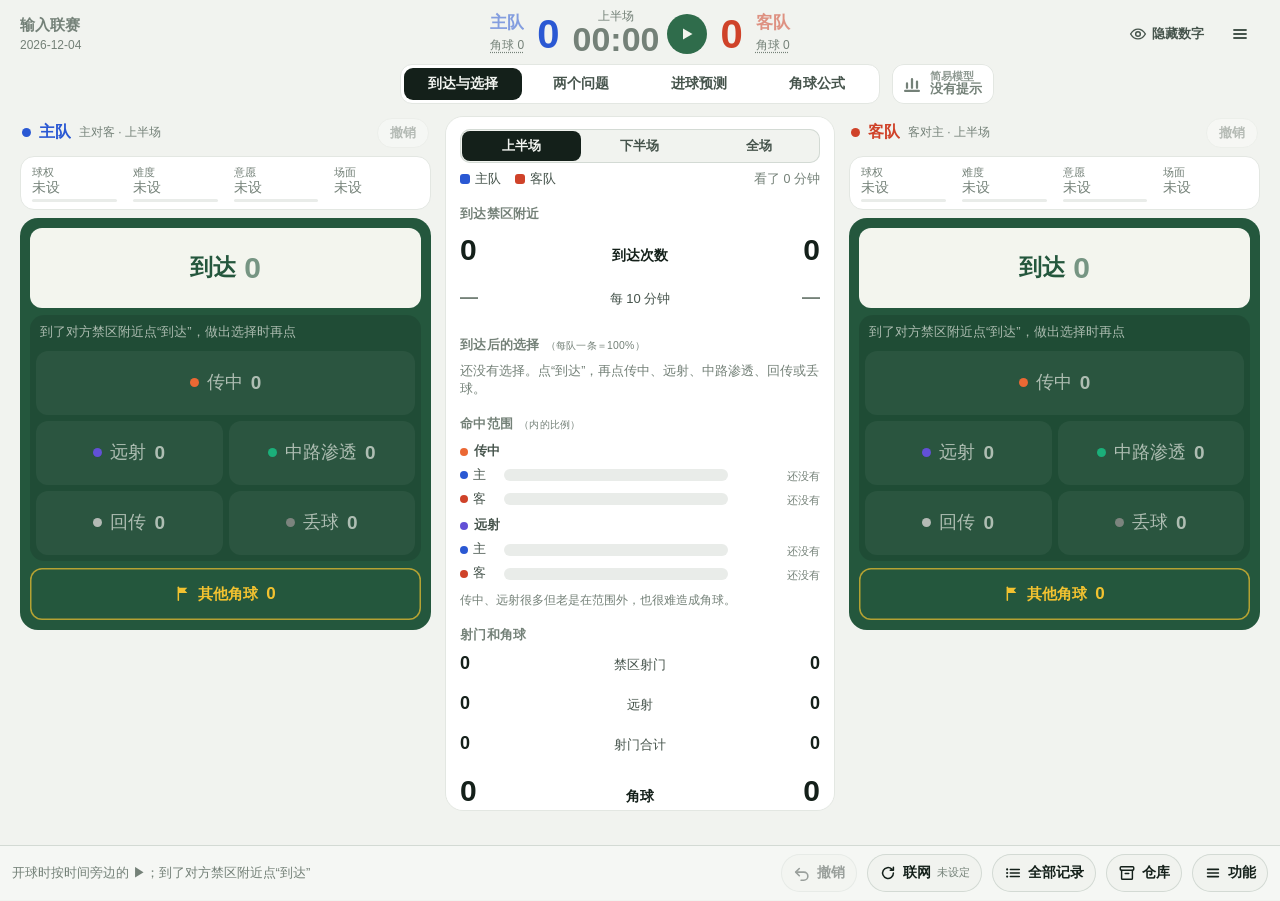
<file: index.html>
<!doctype html>
<html lang="zh-Hans">
<head>
<meta charset="utf-8">
<meta name="viewport" content="width=device-width, initial-scale=1, viewport-fit=cover, user-scalable=no">
<meta name="apple-mobile-web-app-capable" content="yes">
<meta name="mobile-web-app-capable" content="yes">
<meta name="apple-mobile-web-app-status-bar-style" content="default">
<meta name="apple-mobile-web-app-title" content="角球到达">
<meta name="theme-color" content="#2F6C4B">
<link rel="manifest" href="./manifest.webmanifest">
<link rel="apple-touch-icon" href="./icon-180.png">
<link rel="icon" type="image/png" sizes="192x192" href="./icon-192.png">
<title>角球到达与选择</title>
<style>
:root{
  --paper:#F1F3EF; --card:#FFFFFF; --raise:#F5F7F4; --ink:#14201A; --ink2:#46544C; --muted:#748178; --rule:#D3DAD4; --line2:#E3E7E2;
  --grass:#2F6C4B; --pitch:#24573D; --pitch2:#1F4D35; --chalk:#F3F5EE; --chalk2:rgba(243,245,238,.66); --tile:rgba(255,255,255,.08); --tile2:rgba(255,255,255,.16);
  --flag:#F2C230; --on-flag:#2A2100; --home:#2A58D3; --away:#CF4229; --warn:#B3261E; --ok:#2F8A57; --scrim:rgba(8,14,10,.45);
  /* 图表：两队、五个选择（颜色检验过色盲与对比） */
  --hm:#2A58D3; --am:#CF4229;
  --cx:#eb6834; --cl:#6250d6; --cm:#1baf7a; --cb:#b4bab5; --cg:#7c847e; --tcb:#14201A; --tcg:#FFFFFF; --trk:#E9ECE9;
  /* 简易模型：大角（黄，跟角球旗一样）、小角（青）、让球（投哪队就用那队的颜色），字色都检验过对比 */
  --big:#F2C230; --on-big:#2A2100; --bigtx:#8A6400; --small:#0F6E78; --on-small:#FFFFFF; --hc0:#2A58D3; --on-hc0:#FFFFFF; --hc1:#B8371F; --on-hc1:#FFFFFF;
  --f-ui:-apple-system,BlinkMacSystemFont,"PingFang SC","Noto Sans SC","Microsoft YaHei",sans-serif;
  --f-num:"Avenir Next Condensed","DIN Condensed","Roboto Condensed","Arial Narrow",-apple-system,sans-serif;
  --pipH:0px;
  color-scheme:light;
}
@media (prefers-color-scheme:dark){:root{
  --paper:#101613; --card:#18201C; --raise:#1C2520; --ink:#E4EAE5; --ink2:#AFBAB3; --muted:#7F8C85; --rule:#2B3530; --line2:#28322D;
  --grass:#2B6445; --pitch:#1E4A33; --pitch2:#1A422D; --home:#86A9FF; --away:#FF8E72; --warn:#FF6B5E; --ok:#5CC08A; --scrim:rgba(0,0,0,.6);
  --hm:#4a7be6; --am:#e0573e;
  --cx:#d95926; --cl:#9085e9; --cm:#199e70; --cb:#5b645e; --cg:#8b948e; --tcb:#F3F5EE; --tcg:#0E1611; --trk:#26302B;
  --bigtx:#F2C230; --small:#5CC6D0; --on-small:#0E1611; --hc0:#86A9FF; --on-hc0:#0E1611; --hc1:#FF8E72; --on-hc1:#0E1611;
  color-scheme:dark;
}}
*{box-sizing:border-box;-webkit-tap-highlight-color:transparent}
html,body{margin:0;height:100%}
body{background:var(--paper);color:var(--ink);font:15px/1.4 var(--f-ui);-webkit-text-size-adjust:100%;overscroll-behavior:none}
button{font:inherit;color:inherit;cursor:pointer;touch-action:manipulation}
button:focus-visible,input:focus-visible{outline:2px solid var(--flag);outline-offset:2px}
input,textarea{font:inherit;color:inherit}
.vh{position:absolute;width:1px;height:1px;overflow:hidden;clip:rect(0 0 0 0)}

/* ---------- 比分列 ---------- */
.app{min-height:100%;display:flex;flex-direction:column;padding:env(safe-area-inset-top) env(safe-area-inset-right) 0 env(safe-area-inset-left)}
.bar{display:grid;grid-template-columns:minmax(0,1fr) auto minmax(0,1fr);align-items:center;gap:12px;padding:10px 20px 6px}
.meta{display:flex;flex-direction:column;gap:2px;min-width:0}
.meta input{border:0;background:none;padding:0;font-weight:600;font-size:15px;min-width:0;width:100%}
.meta input::placeholder{color:var(--muted)}
.meta .sub{font-size:12px;color:var(--muted)}
.score{display:grid;grid-template-columns:minmax(0,9em) auto auto auto minmax(0,9em);align-items:center;gap:10px}
.tn{display:flex;flex-direction:column;min-width:0}
.tn.h{align-items:flex-end;text-align:right} .tn.a{align-items:flex-start}
.tn input{border:0;background:none;padding:0;font-weight:700;font-size:17px;width:100%;text-overflow:ellipsis}
.tn.h input{text-align:right;color:var(--home)} .tn.a input{color:var(--away)}
.tn input::placeholder{color:inherit;opacity:.55}
.cks{border:0;background:none;padding:3px 0;font-size:12px;color:var(--muted);text-decoration:underline dotted;text-underline-offset:3px;white-space:nowrap}
.gl{border:0;background:none;padding:0 3px;border-radius:8px;font:600 40px/1 var(--f-num);min-width:.7em;text-align:center}
.gl.h{color:var(--home)} .gl.a{color:var(--away)}
.gl:active,.cks:active{background:var(--rule)}
.clk{display:flex;align-items:center;gap:8px}
.clkbtn{border:0;background:none;padding:0;display:flex;flex-direction:column;align-items:center}
.clkbtn span{font-size:12px;color:var(--muted);line-height:1}
.clkbtn b{font:600 34px/1.05 var(--f-num);font-variant-numeric:tabular-nums}
.clk.idle .clkbtn b{color:var(--muted)}
.run{width:40px;height:40px;border-radius:20px;border:0;background:var(--grass);color:var(--chalk);display:grid;place-items:center}
.run.on{background:var(--card);color:var(--ink);box-shadow:inset 0 0 0 1px var(--rule)}
.run svg{width:16px;height:16px}
.bar .tools{justify-self:end;display:flex;gap:6px;align-items:center}
.tbtn{height:36px;padding:0 12px;border:0;border-radius:10px;background:none;color:var(--ink2);font-weight:500;white-space:nowrap}
.tbtn:active{background:var(--rule)}
.tbtn.ic{width:40px;padding:0;display:grid;place-items:center}
/* 隐藏数字：右上角的按钮、第一部分视窗的按钮；隐藏中按钮变深色，拖动条旁边只留划掉的眼睛 */
.tbtn.nbtn{display:inline-flex;align-items:center;gap:5px;padding:0 10px;font-size:13px;font-weight:600}
.tbtn.nbtn.on{background:var(--ink);color:var(--paper)}
.tbtn.nbtn svg,.pill.npill svg{width:18px;height:18px;flex:none}
.pill.npill{display:inline-flex;align-items:center;gap:6px;padding:0 12px}
.nh{display:inline-flex;align-items:center;gap:6px;color:var(--muted);font:600 14px/1.2 var(--f-ui);white-space:nowrap}
.nh svg{width:22px;height:22px;flex:none}
.qval .nh svg{width:26px;height:26px}
/* 四个程序的切换；右边是简易模型的提示（不会把下面的按键挤下去） */
.modebar{display:grid;grid-template-columns:minmax(0,1fr) minmax(0,480px) minmax(0,1fr);align-items:center;gap:12px;padding:0 20px 6px;flex:none}
.mseg{grid-column:2;display:grid;grid-template-columns:repeat(4,minmax(0,1fr));width:100%;background:var(--card);border:1px solid var(--line2);border-radius:12px;padding:3px}
.mseg button{height:32px;border:0;border-radius:9px;background:none;font-size:14px;font-weight:600;color:var(--ink2);white-space:nowrap}
.mseg button[aria-pressed="true"]{background:var(--ink);color:var(--paper)}
.mbn{grid-column:3;justify-self:start;height:40px;max-width:100%;min-width:0;border:0;border-radius:12px;padding:0 12px 0 10px;display:inline-flex;align-items:center;gap:8px;white-space:nowrap;overflow:hidden;color:var(--muted);background:var(--card);box-shadow:inset 0 0 0 1px var(--line2)}
.mbn[hidden]{display:none}
.mbn svg{width:20px;height:20px;flex:none}
.mbn .tx{display:flex;flex-direction:column;align-items:flex-start;line-height:1.15;flex:none}
.mbn .t1{font-size:10.5px;font-weight:600;opacity:.8}
.mbn .t2{font-size:15px;font-weight:800}
.mbn.none .t2{font-size:13px;font-weight:600}
.mbn .tm{font-size:14px;font-weight:700;min-width:0;overflow:hidden;text-overflow:ellipsis}
.mbn.big{background:var(--big);color:var(--on-big);box-shadow:none}
.mbn.small{background:var(--small);color:var(--on-small);box-shadow:none}
.mbn.hc0{background:var(--hc0);color:var(--on-hc0);box-shadow:none}
.mbn.hc1{background:var(--hc1);color:var(--on-hc1);box-shadow:none}
.mbn.new{animation:mbn .8s ease-in-out 3}
@keyframes mbn{0%,100%{box-shadow:0 0 0 0 rgba(242,194,48,0)}50%{box-shadow:0 0 0 6px rgba(242,194,48,.6)}}
@media (prefers-reduced-motion:reduce){.mbn.new{animation:none}}
/* 每队名字旁边的“大角／小角” */
.mbg{display:inline-flex;align-items:center;gap:3px;height:24px;padding:0 8px 0 6px;border:0;border-radius:12px;font-size:13px;font-weight:800;white-space:nowrap;flex:none}
.mbg svg{width:13px;height:13px;flex:none}
.mbg.big{background:var(--big);color:var(--on-big)}
.mbg.small{background:var(--small);color:var(--on-small)}
.mbg.off{background:var(--paper);color:var(--muted);font-weight:600;box-shadow:inset 0 0 0 1px var(--rule)}

/* ---------- 主区：iPad 三栏（统计在中间） ---------- */
.main{flex:1;display:grid;grid-template-columns:minmax(0,1fr) minmax(320px,390px) minmax(0,1fr);grid-template-areas:"home mid away";gap:14px;padding:6px 20px 76px;align-items:start}
.pad[data-i="0"]{grid-area:home} .pad[data-i="1"]{grid-area:away} .mid{grid-area:mid}
.pad{min-width:0}
body.qmode .main{grid-template-columns:minmax(0,1fr) minmax(0,1fr);grid-template-areas:"home away"}
body.qmode .mid{display:none}
/* 比赛结束后：记录按键换成“这场已经结束”卡片 */
.endc{background:var(--card);color:var(--ink);border:1px solid var(--rule);border-radius:18px;padding:22px 18px;display:flex;flex-direction:column;gap:10px;align-items:stretch}
.endc h2{margin:0;font-size:20px;line-height:1.3}
.endc .es{margin:0;font:600 17px/1.5 var(--f-ui)}
.endc .es .h{color:var(--home)} .endc .es .a{color:var(--away)}
.endc .hint{margin:0}
.endc .linkb{border:0;background:none;color:var(--ink2);font:500 13.5px var(--f-ui);text-decoration:underline;padding:8px 0;align-self:center}
body.ended .pad[data-i="1"]{display:none}
@media (max-width:899px){body.ended .pad[data-i="0"]{grid-column:1 / -1}}
@media (min-width:900px){body.ended .main{grid-template-areas:"home mid mid"}body.ended.qmode .main{grid-template-columns:minmax(0,1fr);grid-template-areas:"home"}}
.pad-h{display:flex;align-items:center;gap:8px;padding:2px 2px 8px;font-size:14px;min-width:0}
.pad-h i{width:9px;height:9px;border-radius:50%;display:inline-block;flex:none}
.pad[data-i="0"] .pad-h i{background:var(--home)} .pad[data-i="1"] .pad-h i{background:var(--away)}
.pad-h b{font-size:16px;min-width:0;overflow:hidden;text-overflow:ellipsis;white-space:nowrap}
.pad[data-i="0"] .pad-h b{color:var(--home)} .pad[data-i="1"] .pad-h b{color:var(--away)}
.pad-h .who{font-size:12px;color:var(--muted);white-space:nowrap;flex:none}
.pad-h .sp{flex:1}
.undo{height:30px;padding:0 12px;border-radius:15px;border:1px solid var(--line2);background:var(--card);font-size:13px;font-weight:600;color:var(--ink2);white-space:nowrap;flex:none}
.undo.hot{background:var(--ink);color:var(--paper);border-color:var(--ink)}
.undo:disabled{opacity:.35}
/* 第一部分（主观）：四项的摘要，点开选择 */
.p1s{width:100%;border:1px solid var(--line2);background:var(--card);border-radius:14px;padding:4px;margin:0 0 8px;display:grid;grid-template-columns:repeat(4,minmax(0,1fr));gap:2px}
.p1s button{position:relative;border:0;background:none;border-radius:10px;padding:4px 7px 8px;display:flex;flex-direction:column;align-items:flex-start;min-width:0;text-align:left;color:var(--ink)}
.p1bar{position:absolute;left:7px;right:7px;bottom:3px;height:3px;border-radius:2px;background:var(--trk);overflow:hidden}
.p1bar i{display:block;height:100%;border-radius:2px;background:var(--ink2)}
.pad[data-i="0"] .p1bar i{background:var(--hm)} .pad[data-i="1"] .p1bar i{background:var(--am)}
.p1s button:active{background:var(--raise)}
.p1s em{font-style:normal;font-size:11px;color:var(--muted);line-height:1.3}
.p1s b{font-size:13.5px;font-weight:600;line-height:1.3;overflow:hidden;text-overflow:ellipsis;white-space:nowrap}
.p1s b.na{color:var(--muted);font-weight:500}
.board{background:var(--pitch);color:var(--chalk);border-radius:18px;padding:10px;display:flex;flex-direction:column;gap:7px}
.k{position:relative;border:0;border-radius:12px;background:var(--tile);color:var(--chalk);display:flex;align-items:center;justify-content:center;gap:8px;min-width:0;padding:6px 8px;min-height:50px}
.k:active{background:var(--tile2)}
.k .l{font-size:15px;font-weight:600;line-height:1.15;text-align:center;white-space:nowrap}
.k .c{font:600 19px/1 var(--f-num);font-variant-numeric:tabular-nums;color:var(--chalk2)}
.k.arb{min-height:66px;background:var(--chalk);color:var(--pitch)}
.k.arb .l{font-size:21px;font-weight:700}
.k.arb .c{font-size:28px;color:var(--pitch);opacity:.6}
.k.arb:active{background:#fff}
.k.arb.on{box-shadow:0 0 0 3px var(--flag)}
.k.ckb{background:transparent;box-shadow:inset 0 0 0 1.5px rgba(242,194,48,.7);min-height:44px}
.k.ckb .l{font-size:14px;color:var(--flag)} .k.ckb .c{color:var(--flag);font-size:17px}
.k.ckb svg{width:15px;height:15px;color:var(--flag)}
.k.hit{animation:hit .45s ease-out}
@keyframes hit{0%{background:rgba(243,245,238,.6)}100%{background:var(--tile)}}
.k.arb.hit{animation:hita .45s ease-out}
@keyframes hita{0%{background:var(--flag)}100%{background:var(--chalk)}}
@media (prefers-reduced-motion:reduce){.k.hit,.k.arb.hit{animation:none}}
/* 到达后的选择链 */
.stage{position:relative;display:flex;flex-direction:column;gap:6px;border-radius:14px;padding:6px;background:rgba(0,0,0,.12)}
.stage.open{background:var(--pitch2);box-shadow:inset 0 0 0 2px var(--flag)}
.sth{display:flex;align-items:center;gap:8px;min-height:24px;padding:0 4px;font-size:13px;color:var(--chalk2);min-width:0}
.sth .tm{font:600 20px/1 var(--f-num);font-variant-numeric:tabular-nums;color:var(--flag);flex:none}
.sth .tm small{font:500 12px var(--f-ui);margin-left:1px}
.sth .q{font-weight:600;color:var(--chalk);white-space:nowrap;flex:none}
.sth .crumb{min-width:0;overflow:hidden;text-overflow:ellipsis;white-space:nowrap}
.sth .crumb b{color:var(--chalk);font-weight:600}
.sth .last{min-width:0;overflow:hidden;text-overflow:ellipsis;white-space:nowrap}
.sth .pulse{width:8px;height:8px;border-radius:50%;background:var(--flag);flex:none;animation:pulse 1s ease-in-out infinite}
@keyframes pulse{0%,100%{opacity:1}50%{opacity:.25}}
@media (prefers-reduced-motion:reduce){.sth .pulse{animation:none}}
.sto{display:grid;gap:6px;grid-template-columns:repeat(2,minmax(0,1fr))}
.sto.n5 .k:first-child{grid-column:1 / -1}
.sto.n3{grid-template-columns:repeat(3,minmax(0,1fr))}
.sto .k{min-height:54px;flex-direction:row}
.sto .k .l{font-size:16px}
.sto .k i{width:9px;height:9px;border-radius:50%;flex:none}
.sto .k small{display:block;font-size:11px;font-weight:500;color:var(--chalk2);margin-top:1px}
.sto .k .lw{display:flex;flex-direction:column;align-items:flex-start;min-width:0}
.sto .k.res-g{box-shadow:inset 0 0 0 1.5px var(--chalk2)}
.sto .k.res-c{background:rgba(242,194,48,.22)} .sto .k.res-c .l{color:var(--flag)}
.stage.idle .sto .k{background:rgba(255,255,255,.05)}
.stage.idle .sto .k .l{color:var(--chalk2);font-weight:500}
.stage.open .sto .k{background:var(--tile2)}
.stage.open .sto .k:active{background:rgba(255,255,255,.3)}
.stf{display:flex;gap:6px}
.stf button{flex:1;height:32px;border:0;border-radius:16px;background:none;box-shadow:inset 0 0 0 1px rgba(243,245,238,.3);color:var(--chalk2);font-size:12.5px;white-space:nowrap;padding:0 6px}
.stf button:active{background:var(--tile)}
.c-x{background:var(--cx)} .c-l{background:var(--cl)} .c-m{background:var(--cm)} .c-b{background:var(--cb)} .c-g{background:var(--cg)} .c-o{background:var(--cg)}

/* ---------- 拖动条（第一部分、两个问题、模型标准） ---------- */
.sl{position:relative;height:44px;padding:0 15px;display:flex;align-items:center;touch-action:pan-y;cursor:pointer;-webkit-user-select:none;user-select:none;-webkit-touch-callout:none;outline:none}
.sl-t{position:relative;flex:1;height:8px;border-radius:4px;background:var(--trk)}
.sl-f{position:absolute;left:0;top:0;bottom:0;border-radius:4px;background:var(--ink2)}
.sl-k{position:absolute;top:50%;width:30px;height:30px;margin:-15px 0 0 -15px;border-radius:50%;background:var(--card);box-shadow:0 1px 5px rgba(0,0,0,.28),inset 0 0 0 2.5px var(--ink2)}
.sl:focus-visible .sl-k{outline:3px solid var(--flag);outline-offset:1px}
.sl.h .sl-f{background:var(--hm)} .sl.h .sl-k{box-shadow:0 1px 5px rgba(0,0,0,.28),inset 0 0 0 2.5px var(--hm)}
.sl.a .sl-f{background:var(--am)} .sl.a .sl-k{box-shadow:0 1px 5px rgba(0,0,0,.28),inset 0 0 0 2.5px var(--am)}
.sl.bq .sl-t{background:var(--am)} .sl.bq .sl-f{background:var(--hm);border-radius:4px 0 0 4px}
.sl.bq .sl-k{box-shadow:0 1px 5px rgba(0,0,0,.28),inset 0 0 0 2.5px var(--ink)}
.sl.na .sl-f{display:none}
.sl.na .sl-t{background:var(--trk)}
.sl.na .sl-k{background:var(--paper);box-shadow:inset 0 0 0 2px var(--muted);opacity:.7}
.sl.big{height:52px;padding:0 19px}
.sl.big .sl-t{height:12px;border-radius:6px}
.sl.big .sl-k{width:38px;height:38px;margin:-19px 0 0 -19px}
.slends{display:flex;justify-content:space-between;gap:10px;font-size:12px;color:var(--muted);margin-top:-6px;padding:0 4px}
/* 拖动条两边的按钮：− ＋（球权是往左、往右），点一下动一格，按住一直动 */
.slw{display:flex;align-items:center;min-width:0}
.slw .sl{flex:1;min-width:0}
.slb{flex:none;width:36px;height:36px;padding:0;border:0;border-radius:18px;background:var(--paper);box-shadow:inset 0 0 0 1px var(--rule);color:var(--ink2);display:flex;align-items:center;justify-content:center;-webkit-user-select:none;user-select:none;-webkit-touch-callout:none}
.slb svg{width:16px;height:16px;pointer-events:none}
.slb:active,.slb.on{background:var(--rule);color:var(--ink)}
.slw.big .slb{width:40px;height:40px;border-radius:20px}
.slw.big .slb svg{width:18px;height:18px}

/* ---------- 两个问题 ---------- */
.qcard{background:var(--card);border:1px solid var(--line2);border-radius:18px;padding:14px 14px 10px;display:flex;flex-direction:column;gap:6px;margin-bottom:10px}
.qq{margin:0;font-size:22px;line-height:1.3;font-weight:800;letter-spacing:.01em}
.qh{display:flex;align-items:baseline;gap:10px;min-height:36px}
.qh .qq{flex:1;min-width:0}
.qval{font:700 36px/1 var(--f-num);font-variant-numeric:tabular-nums;white-space:nowrap;flex:none}
.qval small{font:700 17px var(--f-ui);margin-left:1px}
.qval.na{font:600 15px/1.2 var(--f-ui);color:var(--muted)}
.qsub{display:flex;align-items:baseline;gap:10px;font-size:13px;color:var(--muted);min-width:0}
.qd{flex:1;min-width:0;overflow:hidden;text-overflow:ellipsis;white-space:nowrap}
.qw{font-weight:700;color:var(--ink);white-space:nowrap;flex:none}
.qends{display:flex;justify-content:space-between;align-items:baseline;gap:8px;font-size:12.5px;color:var(--muted);padding:0 4px}
.qends>span:first-child,.qends>span:last-child{flex:none}
.qnote{text-align:center;min-width:0;overflow:hidden;text-overflow:ellipsis;white-space:nowrap}
.qcard>*{flex:none}   /* 卡片变矮时里面的东西不要被压扁 */
.qck{height:36px;border:0;border-radius:18px;background:var(--card);box-shadow:inset 0 0 0 1.5px var(--flag);display:inline-flex;align-items:center;gap:6px;padding:0 12px 0 10px;font-size:14px;font-weight:600;color:var(--ink);flex:none;white-space:nowrap}
.qck svg{width:15px;height:15px}
.qck b{font:700 20px/1 var(--f-num)}
.qck small{font-size:12px;color:var(--muted);font-weight:600}
.qck:active{background:var(--raise)}
@media (min-width:900px){.qh{min-height:48px}.qq{font-size:26px}.qval{font-size:46px}.qval small{font-size:20px}.qsub{font-size:14px}.qcard{padding:18px 18px 12px;gap:10px;margin-bottom:14px}.sl.big{height:60px;padding:0 21px}.sl.big .sl-t{height:14px;border-radius:7px}.sl.big .sl-k{width:42px;height:42px;margin:-21px 0 0 -21px}}
/* ---------- 进球预测：每队三张卡（跟两个问题一样）；分档的字在值的旁边，“进球 ＋1”是绿色的圈 ---------- */
.qab,.qwh{display:none}
.qck.gck{box-shadow:inset 0 0 0 1.5px var(--ok)}
.qck.gck svg{width:17px;height:17px}
.qck.hit{animation:qckh .5s ease-out}
.qck.gck.hit{animation-name:gckh}
@keyframes qckh{0%{background:rgba(242,194,48,.45)}100%{background:var(--card)}}
@keyframes gckh{0%{background:rgba(47,138,87,.3)}100%{background:var(--card)}}
@media (prefers-reduced-motion:reduce){.qck.hit{animation:none}}
/* iPad 直放（两栏比较窄）、大 iPad：题目和值放得下一行，不要在字中间换行 */
@media (min-width:600px) and (max-width:799px){.gcard .qq{font-size:18px}.gcard .qval{font-size:32px}.gcard .qval.na{font-size:15px}}
@media (min-width:800px) and (max-width:899px){.gcard .qq{font-size:20px}}
@media (min-width:900px) and (max-width:1100px){.gcard .qq{font-size:23px}}
@media (min-width:900px){.gcard{padding:12px 18px 10px;gap:5px;margin-bottom:10px}}
@media (min-width:900px) and (max-height:860px){.gcard{padding:10px 16px 8px;gap:4px}.gcard .qh{min-height:40px}.gcard .qq{font-size:23px}.gcard .qval{font-size:38px}.gcard .qval small{font-size:18px}.gcard .qval.na{font-size:15px}.gcard .sl.big{height:52px}}

/* ---------- 统计（iPad 中间；手机底部抽屉） ---------- */
.mid{min-width:0;background:var(--card);border:1px solid var(--line2);border-radius:18px;padding:12px 14px 16px;display:flex;flex-direction:column;gap:10px}
.mid-top{display:none}
.st{display:flex;flex-direction:column;gap:18px}
.st-h{display:flex;flex-direction:column;gap:8px}
.seg{display:inline-flex;background:var(--paper);border-radius:10px;padding:2px;box-shadow:inset 0 0 0 1px var(--rule)}
.seg button{border:0;background:none;height:30px;padding:0 10px;border-radius:8px;font-size:13px;font-weight:600;color:var(--ink2);white-space:nowrap}
.seg button[aria-pressed="true"]{background:var(--ink);color:var(--paper)}
.st-h .seg{display:grid;grid-template-columns:repeat(3,1fr)}
.lgd{display:flex;align-items:center;gap:6px 14px;flex-wrap:wrap;font-size:12.5px;color:var(--ink2)}
.lgd span{display:inline-flex;align-items:center;gap:5px;min-width:0}
.lgd i{width:10px;height:10px;border-radius:3px;flex:none}
.lgd .tm{max-width:9em;overflow:hidden;text-overflow:ellipsis;white-space:nowrap}
.lgd .mins{margin-left:auto;color:var(--muted);white-space:nowrap}
.sec{display:flex;flex-direction:column;gap:9px}
.sec h4{margin:0;font-size:12.5px;font-weight:700;color:var(--muted);letter-spacing:.02em;display:flex;align-items:baseline;gap:6px}
.sec h4 small{font-weight:500}
.sec .empty{font-size:12.5px;color:var(--muted);margin:0}
/* 两队对比的一行：数字－名称－数字，下面两条从中间往外长 */
.mr{display:flex;flex-direction:column;gap:3px}
.mr-t{display:grid;grid-template-columns:4.4em minmax(0,1fr) 4.4em;align-items:baseline;gap:6px}
.mr-t .v{font:600 18px/1.1 var(--f-num);font-variant-numeric:tabular-nums;white-space:nowrap}
.mr-t .v.a{text-align:right}
.mr-t .v small{font:500 11px var(--f-ui);color:var(--muted);margin-left:2px}
.mr-t .v.dim{color:var(--muted)}
.mr-t .lb{text-align:center;font-size:13px;color:var(--ink2);white-space:nowrap;overflow:hidden;text-overflow:ellipsis;display:flex;align-items:center;justify-content:center;gap:5px}
.mr-t .lb i{width:8px;height:8px;border-radius:50%;flex:none}
.mr.big .mr-t{grid-template-columns:5.8em minmax(0,1fr) 5.8em}
.mr.big .mr-t .v{font-size:30px}
.mr.big .mr-t .lb{font-size:14px;font-weight:600;color:var(--ink)}
.mb{display:grid;grid-template-columns:1fr 1fr;gap:2px;height:8px}
.mb span{display:block;height:8px}
.mb .h{justify-self:end;background:var(--hm);border-radius:4px 0 0 4px}
.mb .a{justify-self:start;background:var(--am);border-radius:0 4px 4px 0}
.mr.big .mb,.mr.big .mb span{height:10px}
/* 一个整体分成几块（每队一条） */
.sgr{display:grid;grid-template-columns:2.4em minmax(0,1fr);align-items:center;gap:8px}
.sgr .who{display:flex;align-items:center;gap:5px;font-size:12.5px;color:var(--ink2);white-space:nowrap}
.sgr .who i{width:8px;height:8px;border-radius:50%;flex:none}
.sgb{display:flex;gap:2px;height:28px;min-width:0}
.sgb i{display:flex;align-items:center;padding:0 5px;border-radius:4px;font:600 12px/1 var(--f-ui);font-style:normal;color:#fff;white-space:nowrap;min-width:0;overflow:hidden}
.sgb i.c-b{color:var(--tcb)} .sgb i.c-g,.sgb i.c-o{color:var(--tcg)}
.sgb.none{background:var(--trk);border-radius:4px;align-items:center;justify-content:center;font-size:12px;color:var(--muted)}
.sgl{display:flex;flex-wrap:wrap;gap:4px 12px;font-size:12px;color:var(--ink2)}
.sgl span{display:inline-flex;align-items:center;gap:5px}
.sgl i{width:10px;height:10px;border-radius:3px;flex:none}
/* 命中范围：内的比例（同色的浅底当作外） */
.mtr{display:grid;grid-template-columns:2.4em minmax(0,1fr) 5.6em;align-items:center;gap:8px}
.mtr .who{display:flex;align-items:center;gap:5px;font-size:12.5px;color:var(--ink2);white-space:nowrap}
.mtr .who i{width:8px;height:8px;border-radius:50%;flex:none}
.mtk{position:relative;height:12px;border-radius:6px;overflow:hidden;background:var(--trk)}
.mtk span{position:absolute;left:0;top:0;bottom:0;border-radius:6px}
.mtr .r{font:600 15px var(--f-num);font-variant-numeric:tabular-nums;text-align:right;white-space:nowrap}
.mtr .r small{font:500 11px var(--f-ui);color:var(--muted);margin-left:3px}
.mtg{display:flex;flex-direction:column;gap:6px}
.mtg h5{margin:0;font-size:12.5px;font-weight:600;color:var(--ink2);display:flex;align-items:center;gap:6px}
.mtg h5 i{width:8px;height:8px;border-radius:50%}
.snote{font-size:11.5px;line-height:1.5;color:var(--muted);margin:0}
@media (min-width:900px){
  .main{align-items:stretch}
  .main .mid{max-height:calc(100vh - 205px - env(safe-area-inset-bottom));overflow:auto;overscroll-behavior:contain;position:sticky;top:8px;align-self:start}
}
@media (min-width:600px) and (min-height:780px){
  .k.arb{min-height:80px} .k.arb .l{font-size:23px} .k.arb .c{font-size:30px}
  .sto .k{min-height:64px} .sto .k .l{font-size:17.5px}
  .k.ckb{min-height:52px} .k.ckb .l{font-size:15px}
}
@media (min-width:900px) and (max-height:779px){
  .bar{padding:6px 20px 4px}
  .board{padding:8px;gap:6px}
  .k{min-height:44px} .sto .k{min-height:46px} .k.arb{min-height:56px}
}
@media (max-width:899px){
  .main{grid-template-columns:minmax(0,1fr) minmax(0,1fr);grid-template-areas:"home away" "mid mid";gap:10px;padding:6px 12px 80px}
  .bar{grid-template-columns:minmax(0,1fr) auto;grid-template-areas:"meta tools" "score score";padding:8px 12px 6px;row-gap:4px}
  .bar .meta{grid-area:meta;flex-direction:row;align-items:baseline;gap:10px}
  .bar .meta input{width:auto;flex:1}
  .bar .tools{grid-area:tools}
  .score{grid-area:score;justify-self:stretch;grid-template-columns:minmax(0,1fr) auto auto auto minmax(0,1fr)}
  .modebar{padding:0 12px 6px;grid-template-columns:minmax(0,1fr) minmax(0,340px) minmax(0,1fr)}
}

/* ---------- 底部快捷栏 ---------- */
.strip{position:fixed;left:0;right:0;bottom:0;z-index:5;background:var(--raise);border-top:1px solid var(--rule);
  padding:8px max(12px,env(safe-area-inset-right)) calc(8px + env(safe-area-inset-bottom)) max(12px,env(safe-area-inset-left));display:flex;align-items:center;gap:10px}
.recent{flex:1;min-width:0;display:flex;gap:14px;overflow:hidden;font-size:13px;white-space:nowrap;color:var(--ink2)}
.recent button{border:0;background:none;padding:4px 0;display:flex;gap:6px;align-items:baseline;color:var(--ink2)}
.recent .t{font:600 14px var(--f-num);color:var(--muted)}
.recent .d0{color:var(--home)} .recent .d1{color:var(--away)}
.recent .empty{color:var(--muted)}
.qb{position:relative;border:0;height:38px;padding:0 12px;border-radius:19px;background:var(--paper);box-shadow:inset 0 0 0 1px var(--rule);display:inline-flex;align-items:center;gap:6px;font-weight:600;font-size:14px;white-space:nowrap;color:var(--ink)}
.qb:active{background:var(--rule)}
.qb svg{width:18px;height:18px;flex:none}
.qb small{font-size:11px;font-weight:500;color:var(--muted)}
@media (min-width:600px){.qb small:empty{display:none}}
.qb:disabled{opacity:.4}
.qb.only-phone{display:none}
.qb .dot{position:absolute;top:4px;right:6px;width:8px;height:8px;border-radius:50%;background:var(--warn);box-shadow:0 0 0 2px var(--raise)}
.qb.alert small{color:var(--warn)}

/* ---------- 弹出视窗 ---------- */
.sheet{position:fixed;left:0;right:0;top:0;bottom:0;z-index:20;background:var(--scrim);display:flex;align-items:flex-end;justify-content:center}
.sheet[hidden]{display:none}
.card{width:100%;max-width:560px;max-height:88vh;overflow:auto;-webkit-overflow-scrolling:touch;background:var(--card);border-radius:18px 18px 0 0;padding:16px 18px calc(18px + env(safe-area-inset-bottom));display:flex;flex-direction:column;gap:12px}
.card.wide{max-width:740px}
@media (min-width:700px){.sheet{align-items:center}.card{border-radius:18px}}
.card-h{display:flex;align-items:center;gap:10px}
.card-h h3{margin:0;font-size:17px;flex:1;min-width:0}
.pill{height:38px;padding:0 14px;border:0;border-radius:19px;background:var(--paper);box-shadow:inset 0 0 0 1px var(--rule);font-weight:600;white-space:nowrap}
.pill:active{background:var(--rule)}
.pill.dark{background:var(--ink);color:var(--paper);box-shadow:none}
.pill.green{background:var(--grass);color:var(--chalk);box-shadow:none}
.pill.danger{background:var(--warn);color:#fff;box-shadow:none}
.pill:disabled{opacity:.45}
.pill.bigp{height:46px;font-size:15px}
.row{display:flex;flex-wrap:wrap;gap:8px;align-items:center}
.grid2{display:grid;grid-template-columns:1fr 1fr;gap:8px}
.chips{display:flex;flex-wrap:wrap;gap:6px}
.chip{min-height:34px;padding:0 12px;border:0;border-radius:17px;background:var(--paper);box-shadow:inset 0 0 0 1px var(--rule);font-size:13.5px;white-space:nowrap}
.chip[aria-pressed="true"]{background:var(--ink);color:var(--paper);box-shadow:none}
.chip:disabled{opacity:.4}
.lbl{font-size:12.5px;color:var(--muted);margin-bottom:-6px}
.hint{font-size:12.5px;color:var(--muted);margin:0;line-height:1.55}
.netnote{margin:0;font-size:13px;line-height:1.5;color:var(--ink2);background:var(--paper);border-radius:10px;padding:8px 10px}
.big-clk{font:600 54px/1 var(--f-num);font-variant-numeric:tabular-nums;text-align:center}
.tp{display:grid;gap:8px}
.tpv{font:600 44px/1 var(--f-num);font-variant-numeric:tabular-nums;text-align:center}
.tpr{-webkit-appearance:none;appearance:none;width:100%;height:36px;margin:0;background:transparent;touch-action:pan-y}
.tpr::-webkit-slider-runnable-track{height:6px;border-radius:3px;background:var(--rule)}
.tpr::-webkit-slider-thumb{-webkit-appearance:none;width:30px;height:30px;border-radius:50%;background:var(--grass);margin-top:-12px;box-shadow:0 1px 4px rgba(0,0,0,.25)}
.tps{position:relative;height:14px;margin:-6px 15px 0;font-size:11px;color:var(--muted)}
.tps span{position:absolute;-webkit-transform:translateX(-50%);transform:translateX(-50%);white-space:nowrap}
.tpb{display:flex;flex-wrap:wrap;gap:6px;justify-content:center}
@media (max-width:560px){.tpb{display:grid;grid-template-columns:repeat(3,1fr)}}
.stp{display:grid;grid-template-columns:1fr 38px 2.6em 38px;align-items:center;gap:6px;font-size:14px}
.stp span{white-space:nowrap;overflow:hidden;text-overflow:ellipsis}
.stp .h{color:var(--home)} .stp .a{color:var(--away)}
.stp button{height:38px;border:0;border-radius:19px;background:var(--paper);box-shadow:inset 0 0 0 1px var(--rule);font-size:18px;font-weight:600}
.stp b{text-align:center;font:600 20px var(--f-num)}
.jgrp{display:grid;gap:6px}
.jgrp h4{margin:4px 0 0;font-size:13px;color:var(--muted);font-weight:600}
.jgrp h4 small{font-weight:400;margin-left:8px;font-size:12px}
.fi{width:100%;height:42px;border:1px solid var(--rule);border-radius:10px;background:var(--paper);padding:0 12px}
textarea.fi{height:140px;padding:10px 12px;font:12px/1.4 ui-monospace,Menlo,monospace}
.list{display:grid}
.list button{border:0;background:none;border-bottom:1px solid var(--rule);padding:10px 2px;display:grid;grid-template-columns:4.6em minmax(0,1fr) auto;gap:10px;align-items:baseline;text-align:left;color:var(--ink)}
.list .t{font:600 15px var(--f-num);color:var(--muted)}
.list .who{white-space:nowrap;overflow:hidden;text-overflow:ellipsis;max-width:7em;font-size:13px}
.list .who.d0{color:var(--home)} .list .who.d1{color:var(--away)}
.list .bf{color:var(--muted);font-size:12px}
.list .sv{color:var(--muted)}
.list h4{margin:10px 0 2px;font-size:13px;color:var(--muted);font-weight:600}
.list .auto{font-size:10.5px;color:var(--grass);margin-left:4px;font-weight:600}
.fc{display:grid;gap:14px}
.fc h4{margin:0 0 6px;font-size:12.5px;color:var(--muted);font-weight:700}
.fcg{display:grid;grid-template-columns:repeat(auto-fill,minmax(150px,1fr));gap:8px}
.fct{border:0;text-align:left;background:var(--paper);box-shadow:inset 0 0 0 1px var(--rule);border-radius:14px;padding:10px 12px;display:flex;flex-direction:column;gap:3px;min-height:64px;color:var(--ink)}
.fct:active{background:var(--rule)}
.fct b{font-size:14.5px}
.fct span{font-size:12px;color:var(--muted);line-height:1.35}
.fct.danger b{color:var(--warn)}
.hlp{display:grid;gap:12px}
.hlp h4{margin:0 0 2px;font-size:15px}
.hlp p{margin:0;font-size:13.5px;line-height:1.6;color:var(--ink2)}
.hlp p.where{font-size:12px;color:var(--muted)}
.defs{display:grid;gap:14px}
.defs h4{margin:0 0 3px;font-size:15px}
.defs p{margin:0;font-size:13.5px;line-height:1.6;color:var(--ink2)}
.defs ul{margin:4px 0 0;padding-left:18px;font-size:13px;line-height:1.6;color:var(--ink2)}
/* 第一部分的选择视窗 */
.p1g{display:grid;gap:8px}
.p1g h4{margin:0;font-size:15px;display:flex;align-items:baseline;gap:8px}
.p1g h4 small{font-size:12px;font-weight:500;color:var(--muted)}
.p1o{display:grid;gap:6px;grid-template-columns:repeat(3,minmax(0,1fr))}
.p1o.c1{grid-template-columns:minmax(0,1fr)}
.p1o.c1 button{text-align:left;padding:6px 14px;min-height:44px}
.p1o button{border:0;border-radius:12px;background:var(--paper);box-shadow:inset 0 0 0 1px var(--rule);min-height:46px;padding:6px 10px;font-size:14.5px;font-weight:600;line-height:1.3;color:var(--ink)}
.p1o button:active{background:var(--rule)}
.p1o button[aria-pressed="true"]{background:var(--ink);color:var(--paper);box-shadow:none}
.p1side{display:grid;grid-template-columns:1fr 1fr}
.p1g h4 .p1clr{margin-left:auto;border:0;background:none;color:var(--ink2);font-size:12.5px;font-weight:500;text-decoration:underline;text-underline-offset:3px;padding:4px 2px}
.p1g h4 .p1clr:disabled{opacity:.35;text-decoration:none}
.p1val{display:flex;align-items:baseline;gap:10px;min-height:30px;min-width:0}
.p1val b{font:600 28px/1 var(--f-num);font-variant-numeric:tabular-nums;white-space:nowrap}
.p1val span{font-size:14px;font-weight:600;color:var(--ink2);min-width:0}
.bqv{display:flex;align-items:baseline;justify-content:space-between;gap:8px}
.bqv .h,.bqv .a{font:600 24px/1 var(--f-num);font-variant-numeric:tabular-nums;white-space:nowrap}
.bqv .h{color:var(--home)} .bqv .a{color:var(--away)}
.bqv .lb{font-size:12px;color:var(--muted);text-align:center}
.p1n{margin:-6px 0 0;font-size:12px;color:var(--muted);line-height:1.5}
/* 简易模型：现在的判断 */
.mbet{display:flex;align-items:center;gap:10px;border-radius:14px;padding:12px 14px;font-size:17px}
.mbet svg{width:22px;height:22px;flex:none}
.mbet.none{background:var(--paper);color:var(--ink2);box-shadow:inset 0 0 0 1px var(--rule);font-size:15px}
.mbet.big{background:var(--big);color:var(--on-big)} .mbet.small{background:var(--small);color:var(--on-small)}
.mbet.hc0{background:var(--hc0);color:var(--on-hc0)} .mbet.hc1{background:var(--hc1);color:var(--on-hc1)}
.mdg{display:grid;grid-template-columns:repeat(auto-fit,minmax(290px,1fr));gap:12px}
.mdc{border:1px solid var(--line2);border-radius:14px;padding:10px 12px 12px;display:grid;gap:10px;min-width:0;align-content:start}
.mdh{display:flex;align-items:center;gap:8px;min-width:0}
.mdh i{width:9px;height:9px;border-radius:50%;flex:none}
.mdh b{font-size:15px;min-width:0;overflow:hidden;text-overflow:ellipsis;white-space:nowrap}
.mdh .wh{font-size:12px;color:var(--muted);flex:1;white-space:nowrap}
.mside{display:grid;gap:3px}
.mside h5{margin:0;display:flex;align-items:center;gap:6px;font-size:13.5px}
.mside h5 svg{width:14px;height:14px;flex:none}
.mside.big h5 svg,.mrule.big>h4 svg{color:var(--bigtx)} .mside.small h5 svg,.mrule.small>h4 svg{color:var(--small)}
.mside h5 em{font-style:normal;font-size:11.5px;font-weight:700;padding:1px 7px;border-radius:8px;background:var(--ok);color:#fff}
.mside h6{margin:4px 0 0;font-size:11.5px;color:var(--muted);font-weight:600}
.mcl{list-style:none;margin:0;padding:0;display:grid;gap:1px}
.mcl li{display:grid;grid-template-columns:16px minmax(0,1fr) auto;gap:6px;align-items:baseline;font-size:13px;padding:3px 0;border-top:1px solid var(--line2)}
.mcl li:first-child{border-top:0}
.mcl li svg{width:14px;height:14px;align-self:center}
.mcl li.y svg{color:var(--ok)} .mcl li.n svg{color:var(--warn)} .mcl li.u svg{color:var(--muted)}
.mcl .ct{color:var(--ink)} .mcl li.u .ct{color:var(--ink2)}
.mcl .cv{font-size:12px;color:var(--muted);white-space:nowrap;text-align:right}
/* 简易模型：调整标准 */
.mopt{display:flex;align-items:center;gap:10px;flex-wrap:wrap}
.mopt>span{font-size:14px;font-weight:600;flex:1;min-width:8em;display:flex;align-items:baseline;gap:8px}
.mopt>span b{font:600 18px var(--f-num)}
.mopt.col{display:grid;gap:2px}
.mrule{border-radius:16px;padding:12px;display:grid;gap:12px;background:var(--paper)}
.mrule>h4{margin:0;display:flex;align-items:center;gap:8px;font-size:15.5px}
.mrule>h4 svg{width:18px;height:18px;flex:none}
.mgrp{display:grid;gap:8px}
.mgrp h5{margin:0;font-size:13px;color:var(--ink2);display:flex;align-items:baseline;gap:8px}
.mgrp h5 small{font-weight:500;color:var(--muted);font-size:12px}
.mce{background:var(--card);border-radius:12px;padding:8px 10px 6px;display:grid;gap:6px;box-shadow:inset 0 0 0 1px var(--rule)}
.mch{display:flex;align-items:baseline;gap:8px;min-width:0}
.mch b{font-size:14px;flex:none}
.mch span{font-size:11.5px;color:var(--muted);flex:1;min-width:0;overflow:hidden;text-overflow:ellipsis;white-space:nowrap}
.mcx{border:0;background:none;color:var(--warn);font-size:12.5px;font-weight:600;padding:4px 2px;flex:none;margin-left:auto}
.mco{display:flex;align-items:center;gap:10px}
.mco .seg button{padding:0 9px}
.mthv{font:600 22px var(--f-num);font-variant-numeric:tabular-nums;margin-left:auto;white-space:nowrap}
.addc{justify-self:start}
.mpick{background:var(--card);border-radius:12px;padding:10px;display:grid;gap:8px;box-shadow:0 0 0 2px var(--flag)}
.mpk-h{display:flex;align-items:center;justify-content:space-between}
/* 仓库 */
.wbar{display:flex;gap:8px;align-items:center}
.wbar .fi{flex:1;height:38px}
.wrow{border-bottom:1px solid var(--rule)}
.wrow>button{border:0;background:none;width:100%;text-align:left;padding:10px 2px;display:grid;gap:3px;color:var(--ink)}
.wrow>button:active{background:var(--paper)}
.wrow .w1{font-weight:600;font-size:14.5px;display:flex;gap:6px;align-items:center;flex-wrap:wrap}
.wrow .w2{font-size:12.5px;color:var(--muted)}
.wtag{font-style:normal;font-size:11px;font-weight:700;border-radius:8px;padding:0 6px;line-height:18px;background:var(--paper);color:var(--ink2);box-shadow:inset 0 0 0 1px var(--rule)}
.wtag.live{background:var(--grass);color:var(--chalk);box-shadow:none}
.wact{padding:0 2px 12px;display:grid;gap:8px}
.sts{width:100%;border-collapse:collapse;font-size:13px;text-align:center}
.sts th{font-size:11.5px;font-weight:600;color:var(--muted);padding:4px 2px}
.sts td{padding:7px 2px;border-top:1px solid var(--rule);font:600 15px var(--f-num);font-variant-numeric:tabular-nums}
.sts td.tl{font:600 13px var(--f-ui);text-align:left;color:var(--ink2)}
.sts td small{font:400 11px var(--f-ui);color:var(--muted);margin-left:2px}
.sts td.dim{color:var(--muted)}
.wst{display:grid;gap:18px}
.wst h4{margin:0 0 6px;font-size:14px}
.tidy{display:grid;gap:8px;background:var(--paper);border-radius:12px;padding:10px 12px}
.tidy b{font-size:14px}
.tidy p{margin:0;font-size:12.5px;color:var(--muted);line-height:1.5}
.toast{position:fixed;left:0;right:0;margin:0 auto;width:-webkit-fit-content;width:fit-content;max-width:calc(100vw - 24px);bottom:calc(70px + env(safe-area-inset-bottom));z-index:30;background:var(--ink);color:var(--paper);border-radius:22px;padding:8px 8px 8px 16px;display:flex;align-items:center;gap:10px;font-size:14px;box-shadow:0 6px 24px rgba(0,0,0,.18)}
.toast[hidden]{display:none}
#toastMsg{min-width:0;display:-webkit-box;-webkit-box-orient:vertical;-webkit-line-clamp:3;overflow:hidden;line-height:1.35}
.toast button{border:0;background:var(--flag);color:var(--on-flag);border-radius:16px;height:32px;padding:0 12px;font-weight:700;white-space:nowrap;flex-shrink:0}
.toast button[hidden]{display:none}
.scrim{display:none}
/* 联网 */
.netpill{display:inline-flex;align-items:center;gap:6px;height:30px;padding:0 10px;border-radius:15px;background:var(--card);border:1px solid var(--line2);font-size:12px;color:var(--ink2);white-space:nowrap;max-width:16em;overflow:hidden}
.netpill[hidden]{display:none}
.netpill i{width:7px;height:7px;border-radius:50%;background:var(--ok);flex:none}
.netpill.off i{background:var(--muted)}
.netpill.bad{color:var(--warn);border-color:var(--warn)} .netpill.bad i{background:var(--warn)}
.netpill span{overflow:hidden;text-overflow:ellipsis}
.sugg{margin:2px 20px 10px;background:var(--card);border-radius:14px;padding:10px 12px 12px;box-shadow:0 0 0 2px var(--flag);display:grid;gap:8px;flex:none}
.sugg[hidden]{display:none}
.sg-h{display:flex;align-items:baseline;gap:4px 10px;flex-wrap:wrap}
.sg-h b{font-size:15px}
.sg-h span{flex:1;font-size:12.5px;color:var(--muted);min-width:12em}
.sg-h button{border:0;background:none;color:var(--ink2);font-size:13px;text-decoration:underline;text-underline-offset:3px;padding:4px}
.sg-f{display:flex;gap:8px;align-items:center}
.sg-f .fi{flex:1;height:38px}
.picks{display:grid;gap:6px;grid-template-columns:repeat(auto-fill,minmax(250px,1fr))}
.picks button{border:0;text-align:left;background:var(--paper);box-shadow:inset 0 0 0 1px var(--rule);border-radius:12px;padding:10px 12px;display:grid;gap:3px;color:var(--ink)}
.picks button:active{background:var(--rule)}
.picks .t1{font-weight:600;font-size:15px}
.picks .t1 b{font:600 16px var(--f-num);margin:0 6px}
.picks .t2{font-size:12.5px;color:var(--muted)}
.picks em{font-style:normal;color:var(--warn)}
.mrow{border-bottom:1px solid var(--rule);padding:10px 0;display:grid;gap:6px}
.mrow .t1{font-weight:600}
.mrow .t2{font-size:12.5px;color:var(--muted)}
.pipband{display:none}

/* ---------- 手机：两栏按键，统计放在底部抽屉 ---------- */
@media (max-width:599px){
  html,body{height:100%}
  .app{height:100vh;height:100dvh}
  .bar{padding:6px 10px 4px}
  .bar .tools .tbtn{height:30px}
  .tbtn.nbtn{width:34px;padding:0;justify-content:center} .tbtn.nbtn span{display:none}   /* 手机：只有眼睛（联网的标签也在这一行，留位置给联赛名） */
  .gl{font-size:30px}
  .clkbtn b{font-size:26px}
  .run{width:34px;height:34px}
  .tn input{font-size:15px}
  .score{gap:6px}
  .modebar{padding:0 10px 4px;grid-template-columns:minmax(0,1fr) minmax(0,46%);gap:6px}
  .mseg{grid-column:1}
  .mseg button{height:30px;font-size:13.5px}
  .mseg .mx{display:none}   /* 手机：到达、问题、进球、公式（四个按钮放得下） */
  .mbn{grid-column:2;width:100%;height:36px;padding:0 9px 0 7px;gap:6px}
  .mbn svg{width:17px;height:17px}
  .mbn .t1{font-size:9.5px} .mbn .t2{font-size:13.5px} .mbn.none .t2{font-size:12px}
  .mbn .tm{font-size:12.5px}
  .pad-h .mbg{height:22px;padding:0 6px 0 5px;font-size:12px}
  body:not(.qmode) .pad-h .mbg{padding:0 6px}
  body:not(.qmode) .pad-h .mbg svg{display:none}
  .main{flex:1;min-height:0;display:grid;grid-template-columns:minmax(0,1fr) minmax(0,1fr);grid-template-areas:"home away";grid-template-rows:minmax(0,1fr);align-items:stretch;gap:8px;padding:4px 10px calc(60px + env(safe-area-inset-bottom))}
  .main .pad{display:flex;flex-direction:column;min-height:0}
  .pad-h{padding:0 2px 4px;gap:5px}
  .pad-h b{font-size:15px;flex:0 1 auto}
  .pad-h .who{display:none}
  .undo{height:28px;padding:0 10px;font-size:12px}
  .p1s{grid-template-columns:repeat(2,minmax(0,1fr));padding:2px;gap:0 2px;border-radius:12px;margin-bottom:6px;flex:none}
  .p1s button{flex-direction:row;align-items:baseline;gap:4px;padding:3px 4px 8px;border-radius:8px}
  .p1bar{left:4px;right:4px;bottom:3px}
  .p1s em{font-size:10.5px;flex:none}
  .p1s b{font-size:12px}
  .board{flex:1;min-height:0;padding:6px;gap:6px;border-radius:16px}
  .k.arb{min-height:52px;flex:none}
  .k.arb .l{font-size:19px} .k.arb .c{font-size:24px}
  .k.ckb{min-height:40px;flex:none}
  .stage{flex:1;min-height:0;padding:5px;gap:5px}
  .sth{padding:0 2px;font-size:12px;gap:6px;min-height:22px}
  .sth .tm{font-size:18px}
  .sth .last,.sth.deep .crumb{white-space:normal;display:-webkit-box;-webkit-box-orient:vertical;-webkit-line-clamp:2;line-height:1.3}
  .sth.deep .q{display:none}
  .sto,.sto.n3{flex:1;min-height:0;grid-template-columns:minmax(0,1fr);grid-auto-rows:minmax(0,1fr);gap:5px}
  .sto.n5 .k:first-child{grid-column:auto}
  .sto .k{min-height:0;padding:2px 8px;gap:6px;justify-content:flex-start}
  .sto .k .l{font-size:15px}
  .sto .k .c{margin-left:auto;font-size:17px}
  .sto .k small{font-size:10.5px}
  .stf{flex:none}
  .stf button{height:30px;font-size:12px;padding:0 4px}
  .main .mid{position:fixed;left:0;right:0;bottom:0;z-index:16;max-height:88vh;overflow:auto;-webkit-overflow-scrolling:touch;overscroll-behavior:contain;border-radius:22px 22px 0 0;border:0;box-shadow:0 -10px 40px rgba(0,0,0,.2);padding:4px 14px calc(18px + env(safe-area-inset-bottom));-webkit-transform:translateY(105%);transform:translateY(105%);visibility:hidden;transition:transform .25s ease,visibility 0s .25s}
  .main .mid.open{-webkit-transform:none;transform:none;visibility:visible;transition:transform .25s ease}
  body.qmode .main .mid{display:flex}
  .mid-top{display:flex;align-items:center;justify-content:center;position:relative;height:24px;flex:none}
  .mid-top .grip{width:40px;height:5px;border-radius:3px;background:var(--rule)}
  .mid-x{position:absolute;right:0;top:-2px;border:0;background:none;font-size:13px;color:var(--ink2);height:28px;padding:0 4px}
  .scrim{position:fixed;left:0;right:0;top:0;bottom:0;z-index:15;background:var(--scrim);display:block}
  .scrim[hidden]{display:none}
  .strip{justify-content:space-around;gap:0;padding:3px 4px calc(3px + env(safe-area-inset-bottom))}
  .strip .recent,.strip .only-pad{display:none}
  .qb .dot{top:4px;right:calc(50% - 18px)}
  .qb small{font-size:9.5px;line-height:1.2;max-width:100%;overflow:hidden;text-overflow:ellipsis;white-space:nowrap}
  .sugg{margin:4px 10px 6px}
  .netpill{height:26px;padding:0 8px;font-size:11px;max-width:10em}
  .qb.only-phone{display:inline-flex}
  .qb{flex:1 1 0;min-width:0;height:50px;padding:2px;border-radius:12px;background:none;box-shadow:none;flex-direction:column;justify-content:center;gap:1px;font-size:11.5px;line-height:1.2;color:var(--ink2)}
  .qb svg{width:20px;height:20px}
  .toast{top:calc(6px + env(safe-area-inset-top));bottom:auto}
  /* 两个问题：手机上两队上下排，每题一条拖动条 */
  body.qmode .main{grid-template-columns:minmax(0,1fr);grid-template-areas:"home" "away";grid-template-rows:minmax(0,1fr) minmax(0,1fr);gap:4px}
  body.qmode.ended .main{grid-template-rows:minmax(0,1fr)}
  body.qmode .pad .qcard{flex:1 1 0;min-height:0;justify-content:center}
  body.qmode .pad-h{padding:2px 2px 4px}
  body.qmode .pad-h .who{display:inline}
  .qcard{padding:7px 10px 5px;gap:2px;border-radius:16px;margin-bottom:5px}
  .qcard:last-child{margin-bottom:0}
  .qq{font-size:18px}
  .qh{min-height:30px}
  .qval{font-size:28px} .qval small{font-size:14px}
  .sl.big{height:46px}
  .qsub{font-size:12px}
  .qends{font-size:11.5px}
  .qck{height:32px;padding:0 10px 0 8px;font-size:13px}
  .qck b{font-size:18px}
  @media (max-height:700px){.sto .k .l{font-size:14px}.k.arb{min-height:46px}.qq{font-size:17px}.qval{font-size:24px}.qh{min-height:26px}.sl.big{height:40px}.qcard{padding:6px 10px 4px}.qends{display:none}}
  /* 进球预测：每队三题，卡片压缩：说明那一行不显示，高一点的手机才显示两头的字 */
  body.gmode .pad-h{padding:0 2px 3px}
  body.gmode .qck{height:30px}
  body.gmode .qcard{padding:5px 10px 4px;gap:2px;margin-bottom:5px}
  body.gmode .qsub,body.gmode .qends{display:none}
  body.gmode .qh{min-height:26px}
  body.gmode .qq{font-size:16px}
  body.gmode .qval{font-size:24px} body.gmode .qval small{font-size:13px} body.gmode .qval.na{font-size:13px}
  body.gmode .qval .nh svg{width:22px;height:22px}
  body.gmode .qwh{display:inline;font-size:12px;color:var(--ink2)}
  body.gmode .sl.big{height:40px}
  @media (min-height:860px){body.gmode .qends{display:flex}}
  @media (max-height:700px){body.gmode .qcard{padding:3px 10px 2px;gap:1px;margin-bottom:4px}body.gmode .qh{min-height:22px}body.gmode .qq{font-size:15px}body.gmode .qval{font-size:21px}body.gmode .sl.big{height:36px}body.gmode .sl.big .sl-k{width:34px;height:34px;margin:-17px 0 0 -17px}body.gmode .slw.big .slb{width:36px;height:36px;border-radius:18px}}
}
/* 进球预测在很矮的手机上：每题一行（短名字和值在左边，拖动条在右边）；浮窗模式也是这样（在下面） */
@media (max-width:599px) and (max-height:600px){
  body.gmode .qcard{display:grid;grid-template-columns:4.1em minmax(0,1fr);align-items:center;gap:0 6px;padding:2px 6px 2px 10px;margin-bottom:4px}
  body.gmode .qh{flex-direction:column;align-items:flex-start;justify-content:center;gap:1px;min-height:0;min-width:0}
  body.gmode .qq,body.gmode .gcard .qw{display:none}
  body.gmode .qab{display:block;font-size:12.5px;font-weight:700;line-height:1.2;white-space:nowrap}
  body.gmode .qval{font-size:18px} body.gmode .qval small{font-size:11px} body.gmode .qval.na{font-size:11.5px}
  body.gmode .qval .nh svg{width:18px;height:18px}
  body.gmode .sl.big{height:36px} body.gmode .sl.big .sl-k{width:32px;height:32px;margin:-16px 0 0 -16px} body.gmode .slw.big .slb{width:34px;height:34px;border-radius:17px}
}
@media (max-width:389px){
  .pad-h b{max-width:52%}
  .p1s b{font-size:11.5px}
  .sto .k .l{font-size:14px}
  .mseg button{font-size:13px}
  body.qmode .pad-h .who{display:none}
}
/* 视频浮窗：手机上空出浮窗的位置 */
@media (max-width:599px){
  body.pip-top .pipband{display:flex;flex:none;height:var(--pipH);margin:4px 10px 0;border:1.5px dashed var(--rule);border-radius:14px;align-items:center;justify-content:center;color:var(--muted);font-size:12px;text-align:center;padding:0 12px}
  body.pip-bot .pipband{display:flex;position:fixed;left:10px;right:10px;bottom:calc(4px + env(safe-area-inset-bottom));height:var(--pipH);border:1.5px dashed var(--rule);border-radius:14px;align-items:center;justify-content:center;color:var(--muted);font-size:12px;z-index:1;background:var(--paper)}
  body.pip-bot .strip{bottom:calc(var(--pipH) + 8px + env(safe-area-inset-bottom));padding-bottom:3px;border-bottom:1px solid var(--rule)}
  body.pip-bot .main{padding-bottom:calc(66px + var(--pipH) + env(safe-area-inset-bottom))}
  body.pip-top .toast{top:calc(var(--pipH) + 10px + env(safe-area-inset-top))}
  body.pip-bot .sheet{padding-bottom:calc(var(--pipH) + 8px + env(safe-area-inset-bottom))}
  body.pip-bot .card{border-radius:18px;max-height:calc(100vh - var(--pipH) - 24px - env(safe-area-inset-top) - env(safe-area-inset-bottom))}
  body.pip-bot .main .mid{bottom:calc(var(--pipH) + 8px + env(safe-area-inset-bottom));border-radius:22px;max-height:calc(100vh - var(--pipH) - 24px - env(safe-area-inset-top) - env(safe-area-inset-bottom))}
  body.pip-top .card{max-height:calc(100vh - var(--pipH) - 16px - env(safe-area-inset-top))}
  body.pip-top .main .mid{max-height:calc(100vh - var(--pipH) - 16px - env(safe-area-inset-top))}
  /* 浮窗模式：只留比分那一行，按键压缩 */
  body.pip-on .bar{grid-template-areas:"score score";padding:4px 10px 2px}
  body.pip-on .bar .meta,body.pip-on .bar .tools{display:none}
  body.pip-on .gl{font-size:26px}
  body.pip-on .clkbtn b{font-size:22px}
  body.pip-on .run{width:30px;height:30px}
  body.pip-on .modebar{padding-bottom:3px}
  body.pip-on .mseg{padding:2px} body.pip-on .mseg button{height:26px;font-size:12.5px}
  body.pip-on .mbn{height:30px} body.pip-on .mbn .t1{display:none}
  body.pip-on .p1s{display:none}
  body.pip-on .board{padding:5px;gap:5px;border-radius:14px}
  body.pip-on .k.arb{min-height:42px} body.pip-on .k.arb .l{font-size:17px} body.pip-on .k.arb .c{font-size:20px}
  body.pip-on .k.ckb{min-height:34px}
  body.pip-on .sto .k .l{font-size:14px}
  body.pip-on .sto .k small{display:none}
  /* 浮窗模式的两个问题：只留题目、百分比和拖动条 */
  body.pip-on.qmode .qsub,body.pip-on.qmode .qends{display:none}
  body.pip-on .qcard{padding:5px 10px 3px;gap:0;margin-bottom:4px}
  body.pip-on .qq{font-size:15px} body.pip-on .qh{min-height:24px}
  body.pip-on .qval{font-size:22px} body.pip-on .qval small{font-size:12px}
  body.pip-on .qval.na{font-size:13px}
  body.pip-on .sl.big{height:38px} body.pip-on .sl.big .sl-k{width:32px;height:32px;margin:-16px 0 0 -16px}
  body.pip-on .slw.big .slb{width:34px;height:34px;border-radius:17px}
  body.pip-on.qmode .pad-h{padding:0 2px 2px} body.pip-on .qck{height:28px}
  /* 浮窗模式的进球预测：每题一行（短名字和值在左边，拖动条在右边） */
  body.pip-on.gmode .qcard{display:grid;grid-template-columns:4.1em minmax(0,1fr);align-items:center;gap:0 6px;padding:2px 6px 2px 10px;margin-bottom:4px}
  body.pip-on.gmode .qh{flex-direction:column;align-items:flex-start;justify-content:center;gap:1px;min-height:0;min-width:0}
  body.pip-on.gmode .qq,body.pip-on.gmode .gcard .qw{display:none}
  body.pip-on.gmode .qab{display:block;font-size:12.5px;font-weight:700;line-height:1.2;white-space:nowrap}
  body.pip-on.gmode .qval{font-size:18px} body.pip-on.gmode .qval small{font-size:11px} body.pip-on.gmode .qval.na{font-size:11.5px}
  body.pip-on.gmode .qval .nh svg{width:18px;height:18px}
  body.pip-on.gmode .sl.big{height:36px}
  body.pip-on.gmode .pad-h{padding:0 2px 2px} body.pip-on.gmode .qck{height:26px}
}
@media (max-width:599px) and (max-height:700px){
  body.pip-on .pad-h{padding-bottom:2px} body.pip-on .undo{height:24px}
  body.pip-on .k.arb{min-height:38px} body.pip-on .k.arb .l{font-size:16px} body.pip-on .k.arb .c{font-size:18px}
  body.pip-on .k.ckb{min-height:30px} body.pip-on .k.ckb .l{font-size:13px}
  body.pip-on .board{padding:4px;gap:4px} body.pip-on .stage{padding:4px;gap:4px}
  body.pip-on .sth{min-height:18px;font-size:11px} body.pip-on .sth .tm{font-size:16px}
  body.pip-on .stf button{height:26px}
  body.pip-on .sto{gap:4px}
}

/* ---------- 两个问题 v6：每题“现在／潜能”、备注、心得 ---------- */
/* 潜能的条半透明；另一个值画成影子：拖现在时影子是潜能（半透明），拖潜能时影子是现在（一条细线） */
.sl-g{position:absolute;left:0;top:0;bottom:0;border-radius:4px;opacity:.32;background:var(--ink2)}
.sl.h .sl-g{background:var(--hm)} .sl.a .sl-g{background:var(--am)}
.sl.pot .sl-g{opacity:1;background:none;border-radius:0;border-right:3px solid var(--ink2)}
.sl.pot.h .sl-g{border-right-color:var(--hm)} .sl.pot.a .sl-g{border-right-color:var(--am)}
.sl.pot .sl-f{opacity:.42}
.sl.pot .sl-k{opacity:.7}
.qcard.pot{border-style:dashed}
.qcard.pot .qval{opacity:.75}
.qseg{display:inline-flex;flex:none;padding:2px;border-radius:13px;background:var(--paper);box-shadow:inset 0 0 0 1px var(--rule);align-self:center}
.qseg button{height:24px;padding:0 9px;border:0;border-radius:11px;background:none;font:600 12.5px/1 var(--f-ui);color:var(--ink2);white-space:nowrap}
.qseg button[aria-pressed="true"]{background:var(--ink);color:var(--card)}
.qseg button.pt[aria-pressed="true"]{background:var(--ink2);opacity:.8}
.qsub{align-items:center}
.qnb{flex:none;height:26px;padding:0 10px;border:0;border-radius:13px;background:var(--paper);box-shadow:inset 0 0 0 1px var(--rule);font:600 12.5px/1 var(--f-ui);color:var(--ink2);position:relative;white-space:nowrap}
.qnb.has::after{content:"";position:absolute;top:2px;right:2px;width:7px;height:7px;border-radius:50%;background:var(--flag)}
.qnb.on{background:var(--ink);color:var(--card)}
.qnw{padding:2px 0 4px}
.qnta,.tipta{display:block;width:100%;box-sizing:border-box;border:1px solid var(--rule);border-radius:12px;background:var(--paper);color:var(--ink);font:16px/1.45 var(--f-ui);padding:8px 10px;resize:vertical;min-height:58px}
.qnta:focus,.tipta:focus{outline:2px solid var(--flag);outline-offset:0;border-color:transparent}
/* 心得：两个问题页面上方 */
.tips{margin:0 20px 8px}
.tips[hidden]{display:none}
.tipbar{display:flex;align-items:flex-start;gap:10px;width:100%;text-align:left;border:1px solid var(--line2);border-radius:14px;background:var(--card);color:var(--ink);padding:8px 12px;font:14px/1.4 var(--f-ui)}
.tipbar b,.tiph b{flex:none;color:var(--flag);font-weight:800}
.tipt{flex:1;min-width:0;white-space:pre-wrap;overflow:hidden;display:-webkit-box;-webkit-box-orient:vertical;-webkit-line-clamp:2}
.tipt.na{color:var(--muted)}
.tipc{flex:none;font-size:12.5px;color:var(--ink2);border:0;background:none;padding:0 2px;height:22px}
.tips.open{border:1px solid var(--line2);border-radius:14px;background:var(--card);padding:8px 12px 10px}
.tiph{display:flex;align-items:center;gap:8px;margin-bottom:6px;font-size:14px}
.tiph .sp{flex:1}
.tips-s{font-size:12px;color:var(--muted)}
@media (max-width:599px){
  .tips{margin:2px 10px 4px}
  .tipbar{padding:6px 10px;font-size:13px}
  .tips.open{padding:6px 10px 8px}
  /* 手机：卡不要被压扁，放不下就在那一队里上下捲动 */
  body.qmode:not(.gmode) .main .pad{overflow-y:auto;-webkit-overflow-scrolling:touch}
  body.qmode:not(.gmode) .pad .qcard{min-height:auto}
  .qseg{padding:1px;border-radius:11px}
  .qseg button{height:18px;padding:0 7px;font-size:11.5px;border-radius:9px}
  .qnb{height:20px;padding:0 8px;font-size:11.5px;border-radius:10px}
  .qnb.has::after{top:-2px;right:-2px}
  .tipbar{padding:4px 10px;font-size:13px;gap:8px;border-radius:12px}
  .tipt{-webkit-line-clamp:1}
  .tipc{height:18px}
  /* 浮窗模式：心得的位置留给视频 */
  body.pip-on .tips{display:none}
}
/* 手机比较矮：卡片压缩一点，两队还是放得下一个画面 */
@media (max-width:599px) and (max-height:800px){
  body.qmode:not(.gmode) .qcard{padding:4px 10px 2px;gap:1px}
  body.qmode:not(.gmode) .qh{min-height:25px}
  body.qmode:not(.gmode) .sl.big{height:40px}
  body.qmode:not(.gmode) .qends{font-size:11px;line-height:13px}
  .tips{margin:0 10px 3px}
}
@media (max-width:599px) and (max-height:700px){
  body.qmode:not(.gmode) .qcard{padding:2px 10px 1px;gap:1px}
  body.qmode:not(.gmode) .qh{min-height:23px}
  body.qmode:not(.gmode) .sl.big{height:36px}
  body.qmode:not(.gmode) .sl.big .sl-k{width:32px;height:32px;margin:-16px 0 0 -16px}
  body.qmode:not(.gmode) .slw.big .slb{width:36px;height:36px;border-radius:18px}
}

/* ---------- 角球公式：上方的面板是每队的最终结果和内部两部分，每一项都跟平均值比 ---------- */
.fres{margin:0 20px 8px;padding:6px 16px 8px;background:var(--card);border:1px solid var(--line2);border-radius:18px;flex:none}
.fres[hidden]{display:none}
.frhd,.frw{display:grid;grid-template-columns:minmax(0,1fr) 17em minmax(0,1fr);align-items:center;gap:10px}
.frhd{min-height:30px}
.frn{min-width:0;font-size:16px;font-weight:800;overflow:hidden;text-overflow:ellipsis;white-space:nowrap}
.frn.h{color:var(--home)} .frn.a{color:var(--away);text-align:right}
.frr{justify-self:center;font:700 26px/1 var(--f-num);font-variant-numeric:tabular-nums;white-space:nowrap}
.frr small{font:700 13px var(--f-ui);margin-left:2px}
.frw{min-height:34px;border-top:1px solid var(--line2)}
.frw.big{min-height:56px;border-top:0}
.frc{display:flex;align-items:center;gap:10px;min-width:0}
.frc.a{justify-content:flex-end}
.frv{flex:none;font:700 24px/1 var(--f-num);font-variant-numeric:tabular-nums;white-space:nowrap}
.frw.big .frv{font-size:50px}
.frc.h .frv{color:var(--home)} .frc.a .frv{color:var(--away)}
.frv.na{color:var(--muted)!important}
.frd{flex:none;height:25px;padding:0 10px;border-radius:13px;display:inline-flex;align-items:center;gap:5px;font-size:13px;font-weight:800;font-variant-numeric:tabular-nums;white-space:nowrap}
.frd.fhi{background:var(--big);color:var(--on-big)}
.frd.flo{background:var(--small);color:var(--on-small)}
.frd.feq,.frd.miss{background:var(--paper);color:var(--ink2);font-weight:700;box-shadow:inset 0 0 0 1px var(--rule)}
.frds,.frms{display:none}
.frm{display:flex;align-items:baseline;justify-content:center;gap:10px;min-width:0;font-size:14px;font-weight:700;color:var(--ink2);white-space:nowrap}
.frw.big .frm{font-size:16px;font-weight:800;color:var(--ink)}
.frma{font-size:13px;font-weight:600;color:var(--muted)}
.frma b{font:700 15px/1 var(--f-num);color:var(--ink)}
.frjr{display:grid;grid-template-columns:minmax(0,1fr) minmax(0,auto) minmax(0,1fr);align-items:center;gap:8px;margin-top:4px}
.frj{grid-column:2;min-width:0;min-height:28px;display:flex;align-items:center;justify-content:center;gap:6px;font-size:15px;line-height:22px;font-weight:700;color:var(--ink2);white-space:nowrap}
.frl{flex:none;font-size:14px;font-weight:800;color:var(--ink)}
.frp{min-width:0;height:28px;padding:0 12px 0 9px;border-radius:14px;display:inline-flex;align-items:center;gap:5px;font-size:15px;font-weight:800}
.frp svg{width:15px;height:15px;flex:none}
.frp.pb{flex:none;background:var(--big);color:var(--on-big)}
.frp.ps{flex:none;background:var(--small);color:var(--on-small)}
.frp.p0{background:var(--hc0);color:var(--on-hc0)}
.frp.p1{background:var(--hc1);color:var(--on-hc1)}
.frpt{min-width:0;overflow:hidden;text-overflow:ellipsis}
.frpa{flex:none;font-weight:800;color:var(--ink2)}
.frtn{grid-column:3;justify-self:end;position:relative;height:26px;padding:0 10px;border:0;border-radius:13px;background:var(--paper);color:var(--ink2);box-shadow:inset 0 0 0 1px var(--rule);font-size:13px;font-weight:700;white-space:nowrap}
.frtn::after{content:'';position:absolute;top:-12px;right:-6px;bottom:-2px;left:-6px}
.frnow{display:flex;align-items:center;gap:10px;min-height:44px;padding:6px 10px;border-radius:10px;background:var(--paper);font-size:13px;font-weight:700;color:var(--ink2)}
.frnow>span{flex:none}
.frgp h4{flex-wrap:wrap;row-gap:1px}
.frgp h4>span{flex:none}
.frnow .frj{flex:1;justify-content:flex-start;font-size:14px}

/* 两队放在同一页：主队一块在上，客队一块在下 */
body.fmode .main{grid-template-columns:minmax(0,1fr);grid-template-areas:"home";grid-template-rows:auto}
body.fmode .pad[data-i="1"]{display:none}
.ftms{display:flex;flex-direction:column;gap:8px}
.ftm{min-width:0;padding:4px 14px 6px 20px;background:var(--card);border:1px solid var(--line2);border-radius:16px}
.ftm.h{box-shadow:inset 5px 0 0 var(--hm)} .ftm.a{box-shadow:inset 5px 0 0 var(--am)}
.ftmh{display:flex;align-items:center;gap:12px;min-width:0;height:40px}
.ftmh>b{flex:1;min-width:0;font-size:18px;font-weight:800;overflow:hidden;text-overflow:ellipsis;white-space:nowrap}
.ftm.h .ftmh>b,.ftm.h .fval{color:var(--home)} .ftm.a .ftmh>b,.ftm.a .fval{color:var(--away)}
.ftmh .qck{flex:none}
.ftmb{display:grid;grid-template-columns:minmax(0,1fr) minmax(0,1fr);gap:0 28px}
.fl{display:grid;grid-template-columns:8em minmax(0,1fr);align-items:center;gap:8px;min-height:72px}
.flv{display:flex;flex-direction:column;justify-content:center;min-width:0}
.fln{max-width:100%;font-size:14px;font-weight:800;line-height:1.3;overflow:hidden;text-overflow:ellipsis;white-space:nowrap}
.fln em{margin-left:4px;font:italic 600 13px var(--f-ui);color:var(--muted)}
.fls{display:none}
.flx{display:flex;align-items:baseline;gap:6px;min-width:0}
.fw{flex:none;order:2;font-size:12.5px;font-weight:700;color:var(--ink2);white-space:nowrap}
.fval{flex:none;font:700 28px/1.05 var(--f-num);font-variant-numeric:tabular-nums;white-space:nowrap}
.fval small{font:700 13px var(--f-ui);margin-left:2px}
.fval.na{font:600 13.5px/1.5 var(--f-ui)}
.fval .nh svg{width:22px;height:22px}
body.fmode:not(.gmode) .sl.big{height:50px}
body.fmode:not(.gmode) .sl.big .sl-t{height:10px;border-radius:5px}
body.fmode:not(.gmode) .sl.big .sl-k{width:34px;height:34px;margin:-17px 0 0 -17px}
body.fmode:not(.gmode) .slw.big .slb{width:38px;height:38px;border-radius:19px}

/* 三种选择：一条轴、两个滑块，分成传中远射、中路渗透、回传三段 */
.tri{position:relative;height:50px;padding:0 13px;cursor:pointer;touch-action:pan-y;-webkit-user-select:none;user-select:none;-webkit-tap-highlight-color:transparent}
.tri.lock{touch-action:none}
.tri-r{position:relative;height:100%}
.tri-t{position:absolute;left:0;right:0;top:50%;height:30px;margin-top:-15px;display:flex;border-radius:9px;overflow:hidden;background:var(--trk)}
.tri-s{display:flex;align-items:center;justify-content:center;height:100%;min-width:0;overflow:hidden;color:#fff;font-style:normal}
.tri-s.c-b{color:var(--tcb)}
.tri-s b{font:700 15px/1 var(--f-num);font-variant-numeric:tabular-nums}
.tri-n{margin-right:4px;font-size:13px;font-weight:700;white-space:nowrap}
.tri-s small{font-size:10.5px;margin-left:1px}
.tri.na .tri-s{background:none}
.tri.na .tri-s b,.tri.na .tri-n{display:none}
.tri-hint{position:absolute;left:0;right:0;top:0;bottom:0;display:flex;align-items:center;justify-content:center;font-size:13px;color:var(--muted);white-space:nowrap}
.tri-k{position:absolute;top:50%;width:20px;height:40px;margin:-20px 0 0 -10px;border-radius:9px;background:#fff;box-shadow:0 1px 4px rgba(0,0,0,.3),inset 0 0 0 2.5px var(--hm);outline:none}
.tri.a .tri-k{box-shadow:0 1px 4px rgba(0,0,0,.3),inset 0 0 0 2.5px var(--am)}
.tri.na .tri-k{box-shadow:0 1px 3px rgba(0,0,0,.2),inset 0 0 0 2px var(--muted)}
.tri-k::after{content:"";position:absolute;left:50%;top:50%;width:6px;height:14px;margin:-7px 0 0 -3px;border-left:2px solid var(--rule);border-right:2px solid var(--rule);box-sizing:border-box}
.tri-k:focus-visible{outline:2px solid var(--ink);outline-offset:2px}
.tri-k.top{z-index:2}
.tri-tip{display:none;position:absolute;left:50%;bottom:calc(100% - 2px);transform:translateX(-50%);padding:3px 9px;border-radius:9px;background:var(--ink);color:var(--paper);font-size:12px;line-height:17px;font-weight:700;white-space:nowrap;z-index:5;pointer-events:none}
.tri.drag .tri-tip{display:block}

@media (min-width:600px){
  body.fmode .fres{position:sticky;top:env(safe-area-inset-top);z-index:6}
}
/* iPad 直放：每项一整行，条比较长 */
@media (min-width:600px) and (max-width:899px){
  .ftmb{grid-template-columns:minmax(0,1fr)}
  .frhd,.frw{grid-template-columns:minmax(0,1fr) 14em minmax(0,1fr);gap:8px}
  .frw.big .frv{font-size:40px}
  .frc{gap:6px}
  .frd{height:23px;padding:0 7px;font-size:12px}
  .frdl{display:none}
  .frds{display:inline}
  .frm{gap:7px;font-size:13px}
}
/* iPad 横放：高度不够时压缩，结果和两队的拖动条放得下一个画面 */
@media (min-width:600px) and (max-height:900px){
  .fres{padding:3px 14px 5px;margin-bottom:6px}
  .frhd{min-height:26px}
  .frr{font-size:22px}
  .frw{min-height:29px}
  .frw.big{min-height:46px}
  .frw.big .frv{font-size:40px}
  .frv{font-size:21px}
  .frjr{margin-top:2px}
  .frj{min-height:24px;font-size:14px}
  .frp{height:24px;font-size:14px}
  .frtn{height:24px}
  body.fmode .qck{height:30px}
  .ftmh{height:36px}
  .fl{min-height:68px}
}
@media (min-width:600px) and (max-height:800px){
  .frw.big .frv{font-size:36px}
  .fl{min-height:62px}
  .fval{font-size:24px}
  body.fmode:not(.gmode) .sl.big{height:44px}
  .tri{height:44px}
  .tri-t{height:28px;margin-top:-14px}
  .tri-k{height:38px;margin-top:-19px}
}
@media (max-width:599px){
  .fres{margin:2px 10px 4px;padding:1px 9px 4px;border-radius:14px}
  .frhd{grid-template-columns:minmax(0,1fr) auto minmax(0,1fr);gap:6px;min-height:20px}
  .frw{grid-template-columns:minmax(0,1fr) 100px minmax(0,1fr);gap:4px;min-height:21px}
  .frw.big{min-height:31px}
  .frn{font-size:13px}
  .frr{font-size:16px}
  .frr small{font-size:11px}
  .frc{gap:4px}
  .frv{font-size:15px}
  .frw.big .frv{font-size:min(28px,6.15vw)}
  .frw.big .frv.l{font-size:min(23px,5vw)}
  .frc.tight .frds{display:none}
  .frd{height:17px;padding:0 5px;gap:2px;border-radius:9px;font-size:10.5px}
  .frdl,.frml{display:none}
  .frds,.frms{display:inline}
  .frm,.frw.big .frm{justify-content:space-between;gap:3px;font-size:11px;font-weight:700}
  .frma{font-size:10.5px}
  .frma b{font-size:11.5px}
  .frjr{grid-template-columns:minmax(0,1fr) auto;gap:5px;margin-top:2px}
  .frj{grid-column:1;min-height:20px;gap:4px;font-size:12px;line-height:18px}
  .frl{font-size:12px}
  .frp{height:20px;padding:0 8px 0 6px;gap:3px;border-radius:10px;font-size:12px}
  .frp svg{width:12px;height:12px}
  .frtn{grid-column:2;height:20px;padding:0 7px;border-radius:10px;font-size:11px}
  .frnow .frj{font-size:12.5px}
  /* 手机：主队一块在上，客队一块在下，每项一行 */
  body.fmode .main{grid-template-rows:minmax(0,1fr)}
  body.fmode .main .pad{overflow-y:auto;-webkit-overflow-scrolling:touch}
  .ftms{gap:4px}
  .ftm{padding:0 8px 1px 11px;border-radius:12px}
  .ftm.h{box-shadow:inset 3px 0 0 var(--hm)} .ftm.a{box-shadow:inset 3px 0 0 var(--am)}
  .ftmh{height:27px;gap:6px}
  .ftmh>b{font-size:13.5px}
  body.fmode .ftmh .qck{height:24px;padding:0 7px 0 6px;gap:3px;font-size:12px}
  body.fmode .ftmh .qck svg{width:12px;height:12px}
  body.fmode .ftmh .qck b{font-size:15px}
  .ftmb{grid-template-columns:minmax(0,1fr);gap:0}
  .fl{grid-template-columns:52px minmax(0,1fr);gap:2px;min-height:47px}
  .fll{display:none}
  .fls{display:inline}
  .fln{font-size:11.5px;font-weight:700;line-height:1.2;color:var(--ink2)}
  .fw{display:none}
  .fval{font-size:20px;line-height:1.1}
  .fval small{font-size:11px}
  .fval.na{font-size:12px}
  .fval .nh svg{width:18px;height:18px}
  body.fmode:not(.gmode) .sl.big{height:44px}
  body.fmode:not(.gmode) .sl.big .sl-t{height:8px;border-radius:4px}
  body.fmode:not(.gmode) .sl.big .sl-k{width:29px;height:29px;margin:-14.5px 0 0 -14.5px}
  body.fmode:not(.gmode) .slw.big .slb{width:31px;height:31px;border-radius:16px}
  .tri{height:44px;padding:0 10px}
  .tri-t{height:29px;margin-top:-14.5px;border-radius:8px}
  .tri-s b{font-size:13px}
  .tri-s small{display:none}
  .tri-n{font-size:11.5px;margin-right:3px}
  .tri-k{width:18px;height:36px;margin:-18px 0 0 -9px;border-radius:8px}
  .tri-hint{font-size:12px}
}
@media (max-width:599px) and (max-height:750px){
  .fl{min-height:42px}
  body.fmode:not(.gmode) .sl.big{height:40px}
  .tri{height:40px}
  .tri-t{height:27px;margin-top:-13.5px}
  .tri-k{height:33px;margin-top:-16.5px}
}
/* 比较矮的手机和浮窗模式：每条再矮一点 */
@media (max-width:599px) and (max-height:700px){
  .frhd{min-height:17px}
  .frw{min-height:18px}
  .frw.big{min-height:28px}
  .frw.big .frv{font-size:min(24px,6.15vw)}
  .frv{font-size:14px}
  .frj{min-height:18px;line-height:16px}
  .frp,.frtn{height:18px}
  .ftmh{height:21px}
  .fl{min-height:34px}
  .fln{font-size:10.5px;line-height:1.1}
  .fval{font-size:15px}
  .fval small{font-size:10px}
  .fval.na{font-size:11px}
  body.fmode:not(.gmode) .sl.big{height:33px}
  body.fmode:not(.gmode) .sl.big .sl-k{width:26px;height:26px;margin:-13px 0 0 -13px}
  body.fmode:not(.gmode) .slw.big .slb{width:28px;height:28px;border-radius:14px}
  .tri{height:33px}
  .tri-t{height:24px;margin-top:-12px}
  .tri-k{height:30px;margin-top:-15px}
}
@media (max-width:599px){
  body.pip-on.fmode .frhd{min-height:17px}
  body.pip-on.fmode .frw{min-height:18px}
  body.pip-on.fmode .frw.big{min-height:28px}
  body.pip-on.fmode .frw.big .frv{font-size:min(24px,6.15vw)}
  body.pip-on.fmode .frv{font-size:14px}
  body.pip-on.fmode .frj{min-height:18px;line-height:16px}
  body.pip-on.fmode .frp,body.pip-on.fmode .frtn{height:18px}
  body.pip-on.fmode .ftmh{height:19px}
  body.pip-on.fmode .ftmh .qck{height:19px}
  body.pip-on.fmode .fl{min-height:32px}
  body.pip-on.fmode .fln{font-size:10.5px;line-height:1.1}
  body.pip-on.fmode .fval{font-size:15px}
  body.pip-on.fmode .fval small{font-size:10px}
  body.pip-on.fmode .fval.na{font-size:11px}
  body.pip-on.fmode:not(.gmode) .sl.big{height:31px}
  body.pip-on.fmode:not(.gmode) .sl.big .sl-k{width:26px;height:26px;margin:-13px 0 0 -13px}
  body.pip-on.fmode:not(.gmode) .slw.big .slb{width:28px;height:28px;border-radius:14px}
  body.pip-on.fmode .tri{height:31px}
  body.pip-on.fmode .tri-t{height:24px;margin-top:-12px}
  body.pip-on.fmode .tri-k{height:30px;margin-top:-15px}
}
/* 比较窄的手机 */
@media (max-width:389px){
  .frw{grid-template-columns:minmax(0,1fr) 96px minmax(0,1fr);gap:3px}
  .frc{gap:3px}
  .frd{padding:0 4px;font-size:10px}
  .frm,.frw.big .frm{font-size:10.5px}
  .frma{font-size:10px}
}
@media (max-width:340px){
  .frw{grid-template-columns:minmax(0,1fr) 76px minmax(0,1fr)}
  .frds,.frmw{display:none}
}

</style>
</head>
<body>
<div class="app">
  <div class="pipband" id="pipBand" aria-hidden="true">视频浮窗放在这里（功能 → 视频浮窗 可以调整）</div>
  <header class="bar">
    <div class="meta">
      <input id="fLg" placeholder="输入联赛" maxlength="24" autocomplete="off" aria-label="联赛">
      <span class="sub" id="mDate"></span>
    </div>
    <div class="score">
      <div class="tn h"><input id="fH" placeholder="主队" maxlength="20" autocomplete="off" aria-label="主队名称"><button class="cks" id="ckH" data-a="fix">角球 0</button></div>
      <button class="gl h" id="glH" data-a="fix" aria-label="主队进球，点一下补录或校正">0</button>
      <div class="clk idle" id="clk">
        <button class="clkbtn" id="clkBtn" data-a="clock" aria-label="比赛时间"><span id="perL">上半场</span><b id="clkT">00:00</b></button>
        <button class="run" id="runBtn" aria-label="开始计时"></button>
      </div>
      <button class="gl a" id="glA" data-a="fix" aria-label="客队进球，点一下补录或校正">0</button>
      <div class="tn a"><input id="fA" placeholder="客队" maxlength="20" autocomplete="off" aria-label="客队名称"><button class="cks" id="ckA" data-a="fix">角球 0</button></div>
    </div>
    <div class="tools">
      <button class="netpill" id="netPill" data-a="netpill" hidden></button>
      <button class="tbtn nbtn" id="numBtn" data-a="hidenum"></button>
      <button class="tbtn ic" data-a="menu" aria-label="功能"><svg width="18" height="18" viewBox="0 0 18 18" aria-hidden="true"><path d="M3 5h12M3 9h12M3 13h12" stroke="currentColor" stroke-width="1.8" stroke-linecap="round"/></svg></button>
    </div>
  </header>
  <nav class="modebar" aria-label="切换程序"><div class="mseg" id="mseg"><button data-a="mode" data-v="rec" aria-pressed="true" aria-label="到达与选择">到达<span class="mx">与选择</span></button><button data-a="mode" data-v="q" aria-pressed="false" aria-label="两个问题"><span class="mx">两个</span>问题</button><button data-a="mode" data-v="g" aria-pressed="false" aria-label="进球预测">进球<span class="mx">预测</span></button><button data-a="mode" data-v="f" aria-pressed="false" aria-label="角球公式"><span class="mx">角球</span>公式</button></div><button class="mbn none" id="mBan" data-a="mdl" hidden></button></nav>
  <section class="tips" id="tips" hidden aria-label="心得"></section>
  <section class="fres" id="fres" hidden aria-label="角球公式的结果"></section>
  <section class="sugg" id="sugg" hidden aria-live="polite"></section>
  <main class="main">
    <section class="pad" data-i="0" aria-label="主队进攻"></section>
    <section class="mid" id="mid" aria-label="统计">
      <div class="mid-top"><span class="grip"></span><button class="mid-x" data-a="midclose">收起</button></div>
      <div id="stats"></div>
    </section>
    <section class="pad" data-i="1" aria-label="客队进攻"></section>
  </main>
</div>
<div class="strip" id="strip">
  <div class="recent" id="recent"></div>
  <button class="qb" data-a="undo" id="qbUndo"></button>
  <button class="qb" data-a="qsync" id="qbSync"></button>
  <button class="qb only-pad" data-a="list" id="qbList"></button>
  <button class="qb only-phone" data-a="stats" id="qbStats"></button>
  <button class="qb" data-a="arch" id="qbArch"></button>
  <button class="qb" data-a="menu" id="qbMenu"></button>
</div>
<div class="scrim" id="scrim" hidden></div>
<div class="sheet" id="sheet" hidden><div class="card" id="card" role="dialog" aria-modal="true"></div></div>
<div class="toast" id="toast" role="status" aria-live="polite" hidden><span id="toastMsg"></span><button id="toastBtn" hidden>撤销</button></div>
<input type="file" id="fileIn" class="vh" accept=".json,application/json,text/plain" tabindex="-1" aria-hidden="true">
<script>
(function(){
'use strict';
/* ================= 工具 ================= */
const $ = (s, r) => (r || document).querySelector(s);
const $$ = (s, r) => Array.prototype.slice.call((r || document).querySelectorAll(s));
const esc = s => String(s == null ? '' : s).replace(/[&<>"']/g, c => ({ '&': '&amp;', '<': '&lt;', '>': '&gt;', '"': '&quot;', "'": '&#39;' }[c]));
const pad2 = n => String(n).padStart(2, '0');
const clamp = (v, a, b) => Math.max(a, Math.min(b, v));
const nowSec = () => Math.floor(Date.now() / 1000);
const ok = v => typeof v === 'number' && isFinite(v);
const f1 = v => ok(v) ? v.toFixed(1) : '—';
const pc = v => ok(v) ? Math.round(v * 100) + '%' : '—';
const r1 = v => Math.round(v * 10) / 10;   // 拖动条的值最多一位小数
const fp = v => String(r1(v));             // 显示：62.5 → "62.5"，60 → "60"
const APPVER = 'v11';
const APPNAME = '角球到达与选择';
const LS = {
  get(k, d){ try { const v = localStorage.getItem(k); return v == null ? d : JSON.parse(v); } catch (e){ return d; } },
  set(k, v){ try { localStorage.setItem(k, JSON.stringify(v)); return true; } catch (e){ return false; } }
};
const phoneMQ = window.matchMedia('(max-width: 599px)');
const isPhone = () => phoneMQ.matches;

/* ================= 到达之后的选择链 =================
   第一步（选择）：x 传中、l 远射、m 中路渗透、b 回传、g 丢球。后面按你的思维导图：
   传中 → i 内／o 外；传中·内 → s 禁区射门（g 进球／c 角球／n 无角球）或 c 解围、中途拦截（c 角球／n 无角球）
   远射 → i 内（g 进球／c 角球／n 无角球）／o 外
   中路渗透 → s 禁区射门（g 进球／c 角球／n 无角球）／n 没有禁区射门
   一次到达存成一串字母，例如 "xisc" ＝ 传中 → 内 → 禁区射门 → 角球；没选完就是比较短的一串。 */
const R3 = { g: { n: '进球', r: 'g' }, c: { n: '角球', r: 'c' }, n: { n: '无角球', r: 'n' } };
const R2 = { c: { n: '角球', r: 'c' }, n: { n: '无角球', r: 'n' } };
const TREE = {
  x: { n: '传中', q: '落点？', o: ['i', 'o'], k: {
    i: { n: '内', d: '传到威胁范围', q: '接下来？', o: ['s', 'c'], k: {
      s: { n: '禁区射门', bs: 1, q: '结果？', o: ['g', 'c', 'n'], k: R3 },
      c: { n: '解围/中途拦截', s: '解围拦截', q: '结果？', o: ['c', 'n'], k: R2 } } },
    o: { n: '外', d: '传偏了' } } },
  l: { n: '远射', q: '落点？', o: ['i', 'o'], k: {
    i: { n: '内', d: '射正、被挡、碰到人', q: '结果？', o: ['g', 'c', 'n'], k: R3 },
    o: { n: '外', d: '射偏、打高' } } },
  m: { n: '中路渗透', q: '接下来？', o: ['s', 'n'], k: {
    s: { n: '禁区射门', bs: 1, q: '结果？', o: ['g', 'c', 'n'], k: R3 },
    n: { n: '无禁区射门' } } },
  b: { n: '回传' },
  g: { n: '丢球' }
};
const CH = ['x', 'l', 'm', 'b', 'g'];
const ROOT = { n: '', q: '选哪一个？', o: CH, k: TREE };
function walk(pa){
  const out = []; let nd = ROOT; pa = String(pa || '');
  for (let j = 0; j < pa.length; j++){ const c = pa[j]; if (!nd.k || !nd.k[c]) break; nd = nd.k[c]; out.push(nd); }
  return out;
}
const cleanPa = pa => String(pa || '').slice(0, walk(pa).length);
const tipOf = pa => { const w = walk(pa); return w.length ? w[w.length - 1] : ROOT; };
const isDone = pa => { const w = walk(pa); return w.length > 0 && !w[w.length - 1].o; };
const resOf = pa => { const w = walk(pa), t = w[w.length - 1]; return t && t.r ? t.r : null; };
const hasBox = pa => walk(pa).some(n => n.bs);
const paLabel = (pa, sep) => walk(pa).map(n => n.s || n.n).join(sep || ' › ');
const CHN = { x: '传中', l: '远射', m: '中路渗透', b: '回传', g: '丢球' };

/* ================= 第一部分（主观，随时可以改）、两个问题、进球预测 =================
   球权、难度、意愿、两个问题、进球预测都是拖动条：存百分比（0–100，最多一位小数；每格多少在功能 → 拖动条，默认 1%）。
   场面还是三个选项：存第几个（0 开始）。
   球权只有一条：主队＋客队＝100%，两队各存一笔，用同一个 g 配对。
   bk 是统计用的区间 [下限, 上限)，跟画面上显示的字。值最多一位小数，所以 60.05 当上限＝60% 还算中间那一档；
   三档的中间一档两头都算（40% 和 60% 都是“中”，球权主 40%／客 60% 两队才对称）。 */
const BK3 = w => [[0, 40, '0–39.9%', w[0]], [40, 60.05, '40–60%', w[1]], [60.05, 101, '60.1–100%', w[2]]];
const BK5 = w => [[0, 20, '0–19.9%', w[0]], [20, 40, '20–39.9%', w[1]], [40, 60, '40–59.9%', w[2]], [60, 80, '60–79.9%', w[3]], [80, 101, '80–100%', w[4]]];
const P1 = [
  { f: 'bq', pct: 1, n: '球权', s: '球权', lo: '少', hi: '多', bk: BK3(['少', '中', '多']) },
  { f: 'nd', pct: 1, n: '到禁区附近的难度', s: '难度', lo: '没难度', hi: '难且进不去', bk: BK5(['没难度', '有难度但小', '有难度但进得去', '有很大难度但勉强进得去', '难且进不去']) },
  { f: 'yy', pct: 1, n: '到禁区附近的意愿', s: '意愿', lo: '弱', hi: '强', bk: BK3(['弱', '中', '强']) },
  { f: 'cm', n: '到禁区附近的场面', s: '场面', o: ['包饺子', '包一会饺子然后转换球权', '快速转换球权'], ab: ['包饺子', '包一会', '快转换'] }
];
const QS = [
  { f: 'q1', pct: 1, n: '他容不容易到对方禁区附近？', s: '容不容易到禁区附近', d: '几次进攻里有百分之几能到对方禁区附近', lo: '很难', hi: '很容易', bk: BK5(['很难', '难', '一般', '容易', '很容易']) },
  { f: 'q2', pct: 1, n: '他喜不喜欢传中和远射？', s: '喜不喜欢传中和远射', d: '传中和远射的比例', lo: '很不喜欢', hi: '很喜欢', bk: BK5(['很不喜欢', '不喜欢', '一般', '喜欢', '很喜欢']) }
];
/* 两个问题的“潜能”：每张卡另一个问题——现在不明显，但你看得出他有这个潜能。
   卡上选“现在”或“潜能”，拖对应的那一条；潜能的条是半透明的。分开记（q1p、q2p），跟现在的值互不影响。
   b＝对应的现在那一题 */
const QSP = [
  { f: 'q1p', b: 'q1', pct: 1, pot: 1, n: '他有没有到对方禁区附近的潜能？', s: '潜能·容不容易到禁区附近', d: '现在不明显，但看得出他有能力常到对方禁区附近', lo: '没有', hi: '很有', bk: BK5(['没有', '不大', '一般', '有', '很有']) },
  { f: 'q2p', b: 'q2', pct: 1, pot: 1, n: '他有没有高频传中和远射的潜能？', s: '潜能·喜不喜欢传中和远射', d: '现在不明显，但看得出他会多传中、多远射', lo: '没有', hi: '很有', bk: BK5(['没有', '不大', '一般', '有', '很有']) }
];
const QPOT = {}; QSP.forEach(x => { QPOT[x.b] = x; });
/* 进球预测：每队三个问题，跟两个问题一样是拖动条（百分比），随时可以改。暂时没有模型。
   第一题跟两个问题的第一题一样，但分开记（三个程序可以只用一个）。
   pg＝程序（列表、表格的名字前面加“进球·”）；ab＝浮窗模式（手机）里的短名字 */
const GS = [
  { f: 'g1', pct: 1, pg: 'g', n: '容不容易到对面禁区附近？', s: '容不容易到禁区附近', ab: '到禁区', d: '几次进攻里有百分之几能到对方禁区附近', lo: '很难', hi: '很容易', bk: BK5(['很难', '难', '一般', '容易', '很容易']) },
  { f: 'g2', pct: 1, pg: 'g', n: '对面球门前漏洞大不大？', s: '对面门前漏洞大不大', ab: '门前漏洞', d: '对方门前防守的空当和失误', lo: '很小', hi: '很大', bk: BK5(['很小', '小', '一般', '大', '很大']) },
  { f: 'g3', pct: 1, pg: 'g', n: '自己的进攻质量高不高？', s: '自己的进攻质量高不高', ab: '进攻质量', d: '传中、射门、基本功、战术配合……', lo: '很低', hi: '很高', bk: BK5(['很低', '低', '一般', '高', '很高']) }
];
/* 角球公式：每队五个数（公式在 37-formula.js）；y、h 在画面上是同一条轴的两个滑块。
   min、max、step＝条的范围和每格多少（没写的是 0–100%，每格跟着“功能 → 拖动条”）；u＝单位（没写的是 %）；
   sym＝公式里的符号；def＝没设时按这个值算（a、b 没设就当联赛平均 1）；ab＝浮窗模式里的短名字 */
const BKF = w => [[0, 0.55, '0–0.5', w[0]], [0.55, 0.85, '0.6–0.8', w[1]], [0.85, 1.15, '0.9–1.1', w[2]], [1.15, 1.55, '1.2–1.5', w[3]], [1.55, 2.01, '1.6–2', w[4]]];
const FS = [
  { f: 'fx', pct: 1, pg: 'f', sym: 'x', n: '到达频率', s: '到达频率', ab: '到达', d: '到对方禁区附近有多频繁，接近 100% 是一直包饺子', lo: '很少到达', hi: '一直包饺子', bk: BK5(['很少', '少', '一般', '多', '包饺子']) },
  { f: 'fy', pct: 1, pg: 'f', sym: 'y', n: '传中和远射占比', s: '传中远射占比', ab: '传中远射', d: '到达以后选择传中或远射的比例', lo: '0%', hi: '100%', bk: BK5(['很少', '少', '一般', '多', '很多']) },
  { f: 'fh', pct: 1, pg: 'f', sym: 'h', n: '回传占比', s: '回传占比', ab: '回传', d: '到达以后选择回传的比例', lo: '0%', hi: '100%', bk: BK5(['很少', '少', '一般', '多', '很多']) },
  { f: 'fa', pct: 1, pg: 'f', sym: 'a', n: '打门门槛', s: '打门门槛', ab: '门槛', d: '中路渗透后要多大的机会才打门，1 是联赛平均', lo: '不挑剔', hi: '很挑剔', min: 0, max: 2, step: 0.1, u: '', def: 1, bk: BKF(['很不挑剔', '不挑剔', '一般', '挑剔', '很挑剔']) },
  { f: 'fb', pct: 1, pg: 'f', sym: 'b', n: '对方禁区内防守', s: '对方禁区内防守', ab: '对方防守', d: '对方在禁区内的防守能力，1 是联赛平均', lo: '很弱', hi: '很强', min: 0, max: 2, step: 0.1, u: '', def: 1, bk: BKF(['很弱', '弱', '一般', '强', '很强']) }
];
const SVL = P1.concat(QS, QSP, GS, FS);   // 所有主观的项目（导出、统计都用这个顺序）
const SVF = {}; SVL.forEach(x => { SVF[x.f] = x; });
const svName = f => (SVF[f].pg === 'g' ? '进球·' : SVF[f].pg === 'f' ? '公式·' : '') + SVF[f].s;
const bucketOf = (f, v) => { const b = SVF[f].bk; for (let j = 0; j < b.length; j++) if (v >= b[j][0] && v < b[j][1]) return j; return b.length - 1; };
const wordOf = (f, v) => v == null ? '' : SVF[f].bk[bucketOf(f, v)][3];
const svText = (f, v) => { const x = SVF[f]; if (v == null) return '清除'; return x.pct ? pctText(f, v) : x.o[v]; };
/* 旧版（v1）存的是第几个选项：换成那一档中间的百分比（原来的选项留在 o） */
const OLDPCT = { bq: [65, 50, 35], nd: [10, 30, 50, 70, 90], yy: [80, 50, 20], q1: [10, 30, 50, 70, 90], q2: [10, 30, 50, 70, 90] };
const SIMPLE = { ar: '到达', ck: '其他角球', gl: '进球', rc: '红牌' };

/* ================= 保存 ================= */
const KEY = 'corner-reach-matches', CURK = 'corner-reach-current';
let store = LS.get(KEY, {}) || {};
let M = null, seq = 0;
const PER = { 1: [0, 2700, '上半场'], 2: [2700, 5400, '下半场'] };
function newMatch(prev){
  const d = new Date();
  return { id: 'r' + Date.now().toString(36) + Math.random().toString(36).slice(2, 6), c: nowSec(), u: nowSec(),
    d: d.getFullYear() + '-' + pad2(d.getMonth() + 1) + '-' + pad2(d.getDate()), lg: prev ? prev.lg : '', h: '', a: '', st: 1,
    tm: { p: 1, b: 0, r: 0, at: 0, ht: 0 }, pe: {}, obs: null, stop: null, note: '', qn: {}, qm: {}, keep: 0, api: null, apiNo: null, kw: null, ev: [], sv: [], pv: 1, al: [], mc: null };
}
const numOr = (v, d) => ok(v) ? v : d;
function fixEv(e){
  if (!e || !SIMPLE[e.c] || !PER[e.p] || (e.i !== 0 && e.i !== 1)) return null;
  const x = { t: Math.max(0, Math.round(numOr(+e.t, 0))), p: +e.p, i: e.i, c: e.c, k: ++seq };
  if (e.c === 'ar'){ x.pa = cleanPa(e.pa); if (ok(+e.dt) && e.dt !== null && e.dt !== '') x.dt = Math.max(0, Math.round(+e.dt * 10) / 10); }
  else { if (e.b) x.b = 1; if (e.a) x.a = 1; }
  return x;
}
function fixSv(s, old){
  if (!s || !SVF[s.f] || !PER[s.p] || (s.i !== 0 && s.i !== 1)) return null;
  const x = SVF[s.f];
  let v = s.v == null || s.v === '' ? null : +s.v, o = null;
  if (v != null && !isFinite(v)) return null;
  if (x.pct && v != null){
    if (old){ v = Math.round(v); const mp = OLDPCT[s.f]; if (!mp || !(v >= 0 && v < mp.length)) return null; o = v; v = mp[v]; }
    else { v = clamp(r1(v), x.min == null ? 0 : x.min, x.max == null ? 100 : x.max); if (s.o != null && isFinite(+s.o)) o = +s.o; }   // 百分比留一位小数
  } else if (v != null){ v = Math.round(v); if (!(v >= 0 && v < x.o.length)) return null; }
  const r = { t: Math.max(0, Math.round(numOr(+s.t, 0))), p: +s.p, i: s.i, f: s.f, v: v, k: ++seq };
  if (o != null) r.o = o;
  if (s.g != null && isFinite(+s.g)) r.g = +s.g;
  return r;
}
const fixAl = a => a && PER[a.p] && (a.g === 'r' || a.g === 'q') && (a.i === 0 || a.i === 1) && (a.v === 'b' || a.v === 's' || a.v === '') ? { t: Math.max(0, Math.round(numOr(+a.t, 0))), p: +a.p, g: a.g, i: a.i, v: a.v } : null;
function fixMatch(m){
  m.lg = String(m.lg || ''); m.h = String(m.h || ''); m.a = String(m.a || ''); m.d = String(m.d || '');
  m.st = m.st === 2 ? 2 : 1;
  const tm = m.tm && PER[m.tm.p] ? m.tm : { p: 1, b: 0, r: 0, at: 0, ht: 0 };
  m.tm = { p: +tm.p, b: Math.max(0, numOr(tm.b, 0)), r: tm.r ? 1 : 0, at: numOr(tm.at, 0), ht: tm.ht ? 1 : 0 };
  const pe = m.pe && typeof m.pe === 'object' ? m.pe : {};
  m.pe = {}; for (const p of [1, 2]) if (ok(pe[p])) m.pe[p] = pe[p];
  m.obs = m.obs && PER[m.obs.p] ? { p: +m.obs.p, t: Math.max(0, numOr(m.obs.t, 0)) } : null;
  m.stop = m.stop && PER[m.stop.p] ? { p: +m.stop.p, t: Math.max(0, numOr(m.stop.t, 0)) } : null;
  m.note = String(m.note || ''); m.keep = m.keep ? 1 : 0;
  // 两个问题：每张卡的备注（qn，键＝'0_q1'）、卡上选了现在还是潜能（qm，1＝潜能）
  const qkeys = []; for (const i of [0, 1]) for (const q of QS) qkeys.push(i + '_' + q.f);
  const qn = m.qn && typeof m.qn === 'object' ? m.qn : {}, qm = m.qm && typeof m.qm === 'object' ? m.qm : {};
  m.qn = {}; m.qm = {};
  for (const x of qkeys){ if (typeof qn[x] === 'string' && qn[x].trim()) m.qn[x] = qn[x].slice(0, 2000); if (qm[x]) m.qm[x] = 1; }
  m.api = m.api && typeof m.api === 'object' && isFinite(+m.api.id) ? Object.assign({}, m.api, { id: +m.api.id, sw: m.api.sw ? 1 : 0 }) : null;
  m.apiNo = typeof m.apiNo === 'string' ? m.apiNo : null; m.apiErr = null;
  m.kw = m.kw && typeof m.kw === 'object' ? m.kw : null;
  m.ev = (Array.isArray(m.ev) ? m.ev : []).map(fixEv).filter(Boolean);
  const old = m.pv !== 1;   // v1 的比赛：主观选择还是选项，换成百分比
  m.sv = (Array.isArray(m.sv) ? m.sv : []).map(s => fixSv(s, old)).filter(Boolean);
  m.pv = 1;
  m.al = (Array.isArray(m.al) ? m.al : []).map(fixAl).filter(Boolean);   // 简易模型的提醒什么时候出现、消失
  m.mc = m.mc && typeof m.mc === 'object' ? m.mc : null;                 // 当时用的模型标准
  sortEv(m);
  return m;
}
const byTime = (x, y) => x.p - y.p || x.t - y.t || x.k - y.k;
const sortEv = m => { m.ev.sort(byTime); m.sv.sort(byTime); };
let saveT = 0;
function saveNow(){
  clearTimeout(saveT); saveT = 0;
  M.u = nowSec();
  const empty = !M.ev.length && !M.sv.length && !M.h && !M.a && !M.tm.b && !M.tm.r;
  if (!empty || store[M.id]) store[M.id] = M;
  if (!LS.set(KEY, store)) showToast('保存失败：空间可能不足，请先导出备份');
  LS.set(CURK, M.id);
}
const save = () => { clearTimeout(saveT); saveT = setTimeout(saveNow, 300); };
window.addEventListener('pagehide', () => { if (saveT) saveNow(); });
document.addEventListener('visibilitychange', () => { if (document.visibilityState === 'hidden' && saveT) saveNow(); });
for (const id in store){ if (store[id] && typeof store[id] === 'object') fixMatch(store[id]); else delete store[id]; }
M = store[LS.get(CURK, '')] || newMatch();
const PREF = Object.assign({ scope: 'auto', mode: 'rec', st: 1, hn: 0, hw: 1 }, LS.get('corner-reach-pref', {}) || {});
const savePref = () => LS.set('corner-reach-pref', PREF);
/* 拖动条每格多少（百分比的项目：第一部分、两个问题、模型的标准）：功能 → 拖动条 */
const SLSTEPS = [1, 0.5, 0.1];
const pctStep = () => SLSTEPS.indexOf(+PREF.st) >= 0 ? +PREF.st : 1;
/* 隐藏数字（PREF.hn）：画面上不显示你拖的百分比，只看条的位置判断，不受数字影响。
   PREF.hw＝1（默认）：隐藏时连按百分比分档的文字（例如“有难度但小”）也隐藏。
   只影响画面：记录、统计、导出照样有数字；简易模型的标准照样显示数字。 */
const hideNum = () => !!PREF.hn;
const hideWord = () => !!PREF.hn && PREF.hw !== 0;
// 一个拖动条的值写成字：62.5%；隐藏数字时是分档的文字，或“已设”
const pctText = (f, v) => !hideNum() ? fp(v) + (SVF[f].u == null ? '%' : SVF[f].u) : hideWord() ? '已设' : wordOf(f, v) || '已设';

/* ================= 计时（跟“角球数据记录”一样） ================= */
const clockOf = m => m.tm.r ? m.tm.b + (Date.now() - m.tm.at) / 1000 : m.tm.b;
function fmtClock(p, t){
  t = Math.max(0, Math.floor(t)); const end = PER[p][1];
  if (t > end){ const x = t - end; return (end / 60) + '+' + Math.floor(x / 60) + ':' + pad2(x % 60); }
  return pad2(Math.floor(t / 60)) + ':' + pad2(t % 60);
}
function fmtMin(p, t){ const end = PER[p][1]; t = Math.max(0, Math.floor(t)); return t > end ? (end / 60) + '+' + (Math.floor((t - end) / 60) + 1) + "'" : (Math.floor(t / 60) + 1) + "'"; }
const maxT = (m, p) => { let a = 0; for (const e of m.ev) if (e.p === p && !e.b) a = Math.max(a, e.t); for (const s of m.sv) if (s.p === p) a = Math.max(a, s.t); return a; };
const curP = () => M.tm.ht ? 1 : M.tm.p;
function startClock(){
  if (!M.tm.r){ M.tm.r = 1; M.tm.at = Date.now(); }
  M.tm.ht = 0;
  if (!M.obs) M.obs = { p: M.tm.p, t: Math.round(M.tm.b) };
}
function pauseClock(){ if (M.tm.r){ M.tm.b = Math.round(clockOf(M)); M.tm.r = 0; } }
function setClock(sec){ M.tm.b = Math.max(PER[M.tm.p][0], Math.round(sec)); if (M.tm.r) M.tm.at = Date.now(); }
function kick(p){
  if (p === 1){ M.obs = { p: 1, t: 0 }; }
  if (p === 2){
    if (!M.pe[1]){ const c = clockOf(M); M.pe[1] = M.tm.p === 1 && c >= 2700 && c <= 3900 ? Math.round(c) : Math.max(2700, maxT(M, 1)); }
    if (!M.obs) M.obs = { p: 2, t: 2700 };
  }
  M.tm = { p: p, b: PER[p][0], r: 1, at: Date.now(), ht: 0 };
  if (M.st === 2){ M.st = 1; M.stop = null; }
  M.kw = Object.assign({}, M.kw); M.kw[p] = nowSec();
  return M.api ? delayFromKick() : null;
}
function endFirstHalf(){
  pauseClock();
  M.pe[1] = Math.max(Math.round(clockOf(M)), maxT(M, 1), 2700);
  M.tm.ht = 1;
}
function finishMatch(){
  const ht = M.tm.ht;
  pauseClock();
  const p = ht ? 1 : M.tm.p;
  const t = Math.max(ht && M.pe[1] ? M.pe[1] : Math.round(clockOf(M)), maxT(M, p));
  M.stop = { p: p, t: t };
  if (p === 2 && t >= PER[2][1] && t <= PER[2][1] + 1200) M.pe[2] = t;
  M.st = 2; M.tm.ht = 0;
}
/* 选时间：半场按钮＋拖动条＋加减按钮。tp = { p, v, live, at } */
const TPR = { 1: [0, 3600], 2: [2700, 6300] };
const TPL = { 1: ["0'", "15'", "30'", "45'", '+15'], 2: ["45'", "60'", "75'", "90'", '+15'] };
const tpNow = tp => tp.live && tp.at ? clamp(tp.v + Math.floor((Date.now() - tp.at) / 1000), TPR[tp.p][0], TPR[tp.p][1]) : tp.v;
function tpSet(tp, v){ tp.v = clamp(Math.round(v), TPR[tp.p][0], TPR[tp.p][1]); if (tp.live) tp.at = Date.now(); }
function tpHTML(tp){
  const a = TPR[tp.p][0], b = TPR[tp.p][1], v = tpNow(tp);
  return '<div class="tp"><div class="chips">' + [1, 2].map(q => '<button class="chip" data-a="tpp" data-p="' + q + '" aria-pressed="' + (tp.p === q) + '">' + PER[q][2] + '</button>').join('') + '</div>'
    + '<div class="tpv" id="tpV">' + fmtClock(tp.p, v) + '</div>'
    + '<input type="range" class="tpr" id="tpR" min="' + a + '" max="' + b + '" step="60" value="' + Math.floor(v / 60) * 60 + '" aria-label="比赛时间">'
    + '<div class="tps" aria-hidden="true">' + TPL[tp.p].map((x, j) => '<span style="left:' + (j * 25) + '%">' + x + '</span>').join('') + '</div>'
    + '<div class="tpb">' + [[-60, '−1 分'], [-30, '−30 秒'], [-10, '−10 秒'], [10, '＋10 秒'], [30, '＋30 秒'], [60, '＋1 分']].map(x => '<button class="chip" data-a="tpn" data-d="' + x[0] + '">' + x[1] + '</button>').join('') + '</div></div>';
}
function tpShow(tp){
  const v = $('#tpV'), r = $('#tpR'), g = $('#jgoT'), x = tpNow(tp);
  if (v) v.textContent = fmtClock(tp.p, x);
  if (r && document.activeElement !== r && +r.value !== Math.floor(x / 60) * 60) r.value = Math.floor(x / 60) * 60;
  if (g) g.textContent = fmtClock(tp.p, x);
}
function tpHalf(tp, q){
  if (q === tp.p) return;
  const v = tpNow(tp);
  tp.p = q; tpSet(tp, q === 2 ? v + PER[2][0] : v - PER[2][0]);
}

/* ================= 事件 ================= */
function nowStamp(){
  const p = curP();
  const t = M.tm.ht ? (M.pe[1] || clockOf(M)) : clockOf(M);
  return { p: p, t: Math.round(t) };
}
function addEv(i, c, extra){
  const s = nowStamp();
  if (!M.obs) M.obs = { p: s.p, t: Math.min(s.t, PER[s.p][0]) };
  const e = Object.assign({ t: s.t, p: s.p, i: i, c: c, k: ++seq }, extra || {});
  M.ev.push(e); M.ev.sort(byTime);
  save();
  return e;
}
const evByK = k => { for (const e of M.ev) if (e.k === k) return e; return null; };
const svByK = k => { for (const s of M.sv) if (s.k === k) return s; return null; };
function removeEv(e){ const j = M.ev.indexOf(e); if (j >= 0) M.ev.splice(j, 1); save(); }
function lastOf(i){ let best = null; for (const e of M.ev) if ((i == null || e.i === i) && !e.b && (!best || e.k > best.k)) best = e; return best; }
/* 主观选择：同一项 20 秒内又改，当作改正（取代上一笔），不另记一笔 */
function setSv(i, f, v, g){
  const s = nowStamp(), cur = svCur(M, i, f);
  if (cur && cur.p === s.p && Math.abs(s.t - cur.t) <= 20 && cur.k === lastSvK(i, f) && Date.now() - (cur.at || 0) < 20000){
    cur.v = v; cur.t = s.t; cur.at = Date.now(); M.sv.sort(byTime); save(); return cur;
  }
  if (!M.obs) M.obs = { p: s.p, t: Math.min(s.t, PER[s.p][0]) };
  const x = { t: s.t, p: s.p, i: i, f: f, v: v, k: ++seq, at: Date.now() };
  if (g != null) x.g = g;
  M.sv.push(x); M.sv.sort(byTime); save();
  return x;
}
/* 球权：v＝主队的百分比（null＝清除），客队自动是 100−v */
let bqG = 0;
function setBq(v){
  const h = svCur(M, 0, 'bq'), a = svCur(M, 1, 'bq'), av = v == null ? null : r1(100 - v);
  if (h && a && h.v === v && a.v === av) return;
  const g = Math.max(Date.now(), bqG + 1); bqG = g;
  setSv(0, 'bq', v, g); setSv(1, 'bq', av, g);
}
/* 球权配对的另一笔（同一个 g、另一队） */
function svPair(s){
  if (!s || s.f !== 'bq' || s.g == null) return null;
  for (const x of M.sv) if (x !== s && x.f === 'bq' && x.g === s.g && x.i !== s.i) return x;
  return null;
}
let SL = null, SB = null, TRI = null, rdPend = 0;   // 正在拖的拖动条、正在按的 −／＋、正在拖的三段轴（角球公式）；这时候先不重画画面
// 正在打备注：画面先不重画（不然键盘会收起来），放开以后再重画
const typing = () => { const a = document.activeElement; return !!(a && a.classList && a.classList.contains('qnta')); };
const slBusy = () => !!((SL && SL.s === 'd') || SB || (TRI && TRI.on)) || typing();
const slBusyEl = () => SL && SL.s === 'd' ? SL.el : SB ? SB.el : TRI && TRI.on ? TRI.el : null;
const lastSvK = (i, f) => { let k = 0; for (const s of M.sv) if (s.i === i && s.f === f && s.k > k) k = s.k; return k; };
/* 现在的选择：最后记的那一笔；某个时间点的选择：那个时间以前最后一笔 */
function svCur(m, i, f){ let best = null; for (const s of m.sv) if (s.i === i && s.f === f && (!best || s.k > best.k)) best = s; return best; }
function svAt(m, i, f, p, t){ let best = null; for (const s of m.sv) if (s.i === i && s.f === f && (s.p < p || (s.p === p && s.t <= t))) best = s; return best; }

/* ================= 计算：看了多久、各种次数 ================= */
function halfSpan(m, p){
  const o = m.obs || { p: 1, t: 0 };
  if (o.p > p) return null;
  const S = o.p === p ? o.t : PER[p][0];
  const cp = m.tm.ht ? 1 : m.tm.p;
  let E;
  if (m.st === 2 && m.stop){
    if (p < m.stop.p) E = m.pe[p] || PER[p][1];
    else if (p === m.stop.p) E = m.stop.t;
    else return null;
  } else if (p < cp) E = m.pe[p] || PER[p][1];
  else if (p === cp) E = m.tm.ht ? (m.pe[1] || clockOf(m)) : clockOf(m);
  else return null;
  E = Math.max(E, maxT(m, p));
  return E > S ? [S, E] : null;
}
function minsOf(m, scope){
  let s = 0;
  for (const p of scope === 'ft' ? [1, 2] : [+scope[1]]){ const sp = halfSpan(m, p); if (sp) s += (sp[1] - sp[0]) / 60; }
  return s;
}
/* 整个半场都有看到：开始不晚于开球后 5 分钟，而且这个半场已经结束 */
function fullHalf(m, p){
  const sp = halfSpan(m, p); if (!sp) return false;
  const o = m.obs || { p: 1, t: 0 };
  const startOk = o.p < p || (o.p === p && o.t <= PER[p][0] + 300);
  const ended = p === 1 ? (!!m.pe[1] || (m.st === 2 && m.stop && m.stop.p === 2) || m.tm.p === 2) : (m.st === 2 && m.stop && m.stop.p === 2 && m.stop.t >= PER[2][1] - 120);
  return startOk && !!ended;
}
/* 一队在一个范围（h1 上半场、h2 下半场、ft 全场）的所有次数 */
function statOf(m, i, scope){
  const want = scope === 'ft' ? 0 : +scope[1];
  const r = { ar: 0, ch: { x: 0, l: 0, m: 0, b: 0, g: 0 }, none: 0, chosen: 0, dt: [], dtc: { x: [], l: [], m: [], b: [], g: [] },
    io: { x: [0, 0], l: [0, 0] }, xn: { s: 0, c: 0 }, mn: { s: 0, n: 0 }, bs: 0, ls: 0, sh: 0,
    ck: 0, ckc: 0, cks: { x: 0, l: 0, m: 0, o: 0 }, ckb: 0, cka: 0, gl: 0, glb: 0, rc: 0 };
  for (const e of m.ev){
    if (e.i !== i || (want && e.p !== want)) continue;
    if (e.c === 'ar'){
      r.ar++;
      const ch = e.pa ? e.pa[0] : '';
      if (!ch){ r.none++; continue; }
      r.ch[ch]++; r.chosen++;
      if (ok(e.dt)){ r.dt.push(e.dt); r.dtc[ch].push(e.dt); }
      if ((ch === 'x' || ch === 'l') && e.pa.length > 1) r.io[ch][e.pa[1] === 'i' ? 0 : 1]++;
      if (ch === 'x' && e.pa.length > 2) r.xn[e.pa[2]]++;
      if (ch === 'm' && e.pa.length > 1) r.mn[e.pa[1]]++;
      if (ch === 'l') r.ls++;
      if (hasBox(e.pa)) r.bs++;
      const res = resOf(e.pa);
      if (res === 'c'){ r.ck++; r.ckc++; r.cks[ch]++; }
      else if (res === 'g') r.gl++;
    } else if (e.c === 'ck'){ r.ck++; if (e.b) r.ckb++; else { r.cks.o++; if (e.a) r.cka++; } }
    else if (e.c === 'gl'){ r.gl++; if (e.b) r.glb++; }
    else if (e.c === 'rc') r.rc++;
  }
  r.sh = r.bs + r.ls;
  return r;
}
const score = m => [statOf(m, 0, 'ft').gl, statOf(m, 1, 'ft').gl];
const cornersOf = (m, scope) => [statOf(m, 0, scope).ck, statOf(m, 1, scope).ck];
const avg = a => a.length ? a.reduce((s, x) => s + x, 0) / a.length : null;
function median(a){ if (!a.length) return null; const s = a.slice().sort((x, y) => x - y), n = s.length; return n % 2 ? s[(n - 1) / 2] : (s[n / 2 - 1] + s[n / 2]) / 2; }
/* 每个区间（拖动条）或选项（场面）停留了几分钟、那段时间几个角球、几个进球（统计和导出用）。
   键：区间或选项第几个，-1＝没设；avg＝按时间平均的百分比（拖动条才有） */
function stateSplit(m, i, f, scope){
  const x = SVF[f], n = x.pct ? x.bk.length : x.o.length;
  const key = v => v == null ? -1 : x.pct ? bucketOf(f, v) : v;
  const out = { avg: null }; let sw = 0, sm = 0;
  for (let v = -1; v < n; v++) out[v] = { mins: 0, ck: 0, ar: 0, xl: 0, gl: 0 };
  const ps = scope === 'ft' || !scope ? [1, 2] : [+scope[1]];
  for (const p of ps){
    const sp = halfSpan(m, p); if (!sp) continue;
    // 这个半场里的切换点
    const cuts = [];
    for (const s of m.sv) if (s.i === i && s.f === f && s.p === p && s.t > sp[0] && s.t < sp[1]) cuts.push(s.t);
    let t0 = sp[0];
    const pts = cuts.concat([sp[1]]);
    for (const t1 of pts){
      if (t1 > t0){
        const s = svAt(m, i, f, p, t0), v = s ? s.v : null, d = (t1 - t0) / 60;
        out[key(v)].mins += d;
        if (x.pct && v != null){ sw += v * d; sm += d; }
      }
      t0 = t1;
    }
    for (const e of m.ev){
      if (e.i !== i || e.p !== p || e.b) continue;
      if (e.t < sp[0] || e.t > sp[1]) continue;
      const s = svAt(m, i, f, p, e.t), o = out[key(s ? s.v : null)];
      if (e.c === 'ck' || (e.c === 'ar' && resOf(e.pa) === 'c')) o.ck++;
      if (e.c === 'gl' || (e.c === 'ar' && resOf(e.pa) === 'g')) o.gl++;
      if (e.c === 'ar'){ o.ar++; if (e.pa && (e.pa[0] === 'x' || e.pa[0] === 'l')) o.xl++; }
    }
  }
  out.avg = sm > 0 ? sw / sm : null;
  return out;
}

/* ================= 统计面板 =================
   iPad 在两队中间，手机在底部“统计”。全部用两队对比：左边主队（蓝）、右边客队（红），
   条从中间往外长，长度跟这一行比较大的那一队比。比例用一整条分成几块（像摊平的饼图）。 */
function scopeNow(){ if (PREF.scope !== 'auto') return PREF.scope; return 'h' + curP(); }
const SCN = { h1: '上半场', h2: '下半场', ft: '全场' };
const CHC = { x: 'c-x', l: 'c-l', m: 'c-m', b: 'c-b', g: 'c-g' };
const DT_MAX = 60;   // 超过 60 秒才选，多半是忘了点，不算进用时
const fmtS = v => ok(v) ? (v < 9.95 ? v.toFixed(1) : String(Math.round(v))) : '—';
const teamDot = i => '<i style="background:var(--' + (i ? 'am' : 'hm') + ')"></i>';
function mrow(lab, hv, av, o){
  o = o || {};
  const fm = o.fmt || (v => String(v)), tx = v => v == null || (typeof v === 'number' && !isFinite(v)) ? '—' : fm(v);
  const mx = Math.max(hv || 0, av || 0), w = v => mx > 0 && v ? Math.max(2, v / mx * 100) : 0;
  const u = o.unit ? '<small>' + o.unit + '</small>' : '';
  return '<div class="mr' + (o.big ? ' big' : '') + '"><div class="mr-t"><span class="v h' + (hv == null ? ' dim' : '') + '">' + tx(hv) + (hv != null ? u : '') + '</span>'
    + '<span class="lb">' + (o.dot ? '<i class="' + o.dot + '"></i>' : '') + lab + '</span>'
    + '<span class="v a' + (av == null ? ' dim' : '') + '">' + tx(av) + (av != null ? u : '') + '</span></div>'
    + '<div class="mb" aria-hidden="true"><span class="h" style="width:' + w(hv).toFixed(1) + '%"></span><span class="a" style="width:' + w(av).toFixed(1) + '%"></span></div></div>';
}
/* 一整条分成几块；放得下才在块里写比例（或次数） */
function segBar(parts, o){
  o = o || {};
  const tot = parts.reduce((s, p) => s + p.v, 0);
  if (!tot) return '<div class="sgb none">' + (o.empty || '还没有') + '</div>';
  return '<div class="sgb" role="img" aria-label="' + esc(parts.filter(p => p.v).map(p => p.n + ' ' + p.v + '（' + pc(p.v / tot) + '）').join('，')) + '">'
    + parts.filter(p => p.v > 0).map(p => { const sh = p.v / tot, lab = o.count ? (sh >= 0.09 ? String(p.v) : '') : (sh >= 0.13 ? pc(sh) : '');
      return '<i class="' + p.c + '" style="-webkit-flex:' + p.v + ' 1 0;flex:' + p.v + ' 1 0">' + lab + '</i>'; }).join('') + '</div>';
}
const segLegend = list => '<div class="sgl">' + list.map(x => '<span><i class="' + x[0] + '"></i>' + x[1] + '</span>').join('') + '</div>';
function meter(i, inn, out, cls){
  const n = inn + out, w = n ? inn / n * 100 : 0;
  return '<div class="mtr"><span class="who">' + teamDot(i) + (i ? '客' : '主') + '</span>'
    + '<div class="mtk" role="img" aria-label="' + (n ? '内 ' + inn + '，外 ' + out : '还没有') + '"><span class="' + cls + '" style="width:' + w.toFixed(1) + '%"></span></div>'
    + '<span class="r">' + (n ? inn + '/' + n + '<small>' + pc(inn / n) + '</small>' : '<small>还没有</small>') + '</span></div>';
}
function renderStats(){
  const el = $('#stats'); if (!el) return;
  const sc = scopeNow(), mins = minsOf(M, sc);
  const S = [statOf(M, 0, sc), statOf(M, 1, sc)];
  const per10 = r => mins >= 1 ? r.ar / mins * 10 : null;
  let h = '<div class="st"><div class="st-h"><div class="seg" role="group" aria-label="统计范围">' + ['h1', 'h2', 'ft'].map(k => '<button data-a="scope" data-v="' + k + '" aria-pressed="' + (sc === k) + '">' + SCN[k] + '</button>').join('') + '</div>'
    + '<div class="lgd"><span>' + teamDot(0) + '<span class="tm">' + esc(teamName(0)) + '</span></span><span>' + teamDot(1) + '<span class="tm">' + esc(teamName(1)) + '</span></span><span class="mins">看了 ' + Math.floor(mins) + ' 分钟</span></div></div>';
  // 到达
  h += '<div class="sec"><h4>到达禁区附近</h4>' + mrow('到达次数', S[0].ar, S[1].ar, { big: true })
    + mrow('每 10 分钟', per10(S[0]), per10(S[1]), { fmt: fmtS }) + '</div>';
  // 选择
  const any = S[0].chosen + S[1].chosen > 0;
  h += '<div class="sec"><h4>到达后的选择<small>（每队一条＝100%）</small></h4>';
  if (any){
    for (const i of [0, 1]) h += '<div class="sgr"><span class="who">' + teamDot(i) + (i ? '客' : '主') + '</span>' + segBar(CH.map(c => ({ c: CHC[c], v: S[i].ch[c], n: CHN[c] })), { empty: '还没有选择' }) + '</div>';
    h += segLegend(CH.map(c => [CHC[c], CHN[c]]));
    const xl = r => r.chosen ? (r.ch.x + r.ch.l) / r.chosen : null;
    const x3 = r => { const n = r.ch.x + r.ch.l + r.ch.m; return n ? (r.ch.x + r.ch.l) / n : null; };
    h += mrow('传中＋远射 占三项', x3(S[0]), x3(S[1]), { fmt: pc, big: true })
      + mrow('传中＋远射 占五项', xl(S[0]), xl(S[1]), { fmt: pc });
    for (const c of CH) h += mrow(CHN[c], S[0].ch[c], S[1].ch[c], { dot: CHC[c] });
    h += mrow('禁区射门', S[0].bs, S[1].bs);
    const nn = [0, 1].map(i => { const e = ocEv(i); return S[i].none - (e && !e.pa && (sc === 'ft' || e.p === +sc[1]) ? 1 : 0); });   // 正在选的那次不算
    h += '<p class="snote">三项＝传中、远射、中路渗透（简易模型用这个比例）；五项再加回传、丢球。</p>';
    if (nn[0] + nn[1]) h += '<p class="snote">没选就结束的到达：主 ' + nn[0] + '、客 ' + nn[1] + '（不算进比例）</p>';
  } else h += '<p class="empty">还没有选择。点“到达”，再点传中、远射、中路渗透、回传或丢球。</p>';
  h += '</div>';
  // 用时
  const dts = r => r.dt.filter(x => x <= DT_MAX), dtc = (r, c) => r.dtc[c].filter(x => x <= DT_MAX);
  if (dts(S[0]).length + dts(S[1]).length){
    h += '<div class="sec"><h4>从到达到做出选择<small>（秒）</small></h4>'
      + mrow('平均', avg(dts(S[0])), avg(dts(S[1])), { fmt: fmtS, unit: '秒', big: true })
      + mrow('中位数', median(dts(S[0])), median(dts(S[1])), { fmt: fmtS, unit: '秒' });
    for (const c of CH) if (dtc(S[0], c).length + dtc(S[1], c).length) h += mrow(CHN[c], avg(dtc(S[0], c)), avg(dtc(S[1], c)), { fmt: fmtS, unit: '秒', dot: CHC[c] });
    h += '<p class="snote">时间越短越果断。超过 ' + DT_MAX + ' 秒的不算（多半是忘了点）；没按“到达”直接点选择的，用时不详。</p></div>';
  }
  // 内外
  h += '<div class="sec"><h4>命中范围<small>（内的比例）</small></h4>';
  for (const c of ['x', 'l']){
    h += '<div class="mtg"><h5><i class="' + CHC[c] + '"></i>' + CHN[c] + '</h5>' + meter(0, S[0].io[c][0], S[0].io[c][1], CHC[c]) + meter(1, S[1].io[c][0], S[1].io[c][1], CHC[c]) + '</div>';
  }
  h += '<p class="snote">传中、远射很多但老是在范围外，也很难造成角球。</p></div>';
  // 射门和角球
  h += '<div class="sec"><h4>射门和角球</h4>'
    + mrow('禁区射门', S[0].bs, S[1].bs) + mrow('远射', S[0].ls, S[1].ls) + mrow('射门合计', S[0].sh, S[1].sh)
    + mrow('角球', S[0].ck, S[1].ck, { big: true }) + mrow('进球', S[0].gl, S[1].gl);
  if (S[0].ck + S[1].ck){
    h += '<h4 style="margin-top:4px">角球从哪里来</h4>';
    for (const i of [0, 1]) h += '<div class="sgr"><span class="who">' + teamDot(i) + (i ? '客' : '主') + '</span>' + segBar([['c-x', 'x', '传中'], ['c-l', 'l', '远射'], ['c-m', 'm', '中路渗透'], ['c-o', 'o', '其他']].map(x => ({ c: x[0], v: S[i].cks[x[1]], n: x[2] })), { count: true, empty: S[i].ckb ? '都是加入前的' : '还没有' }) + '</div>';
    h += segLegend([['c-x', '传中'], ['c-l', '远射'], ['c-m', '中路渗透'], ['c-o', '其他角球']]);
    if (S[0].ckb + S[1].ckb) h += '<p class="snote">角球总数包括中途加入前的（主 ' + S[0].ckb + '、客 ' + S[1].ckb + '），来源里不算。</p>';
  }
  h += '</div></div>';
  el.innerHTML = h;
}

/* ================= 简易模型（你主观定的标准，暂时用） =================
   两个程序各一套：r 到达与选择、q 两个问题。每套有“大角”(b) 和“小角”(s) 两条规则，
   每条规则两组条件：all＝全部满足才算；any＝满足任意一项就算（两组有一组成立就提醒）。
   条件 { m 项目, op 比较, v 标准 }；场面是 { m:'cm', in:[算数的选项] }。
   两队合起来：都大角 → 投大角；都小角 → 投小角；只有一队有提醒、或一队大角一队小角 → 投角球让球（投角球会比较多的那队）。
   这只是提醒，不改任何记录；比赛数据照常记，以后用真实数据建更准的模型。 */
const MET = {
  bq: { n: '球权', u: '%', gp: 0 },
  nd: { n: '到禁区附近的难度', s: '难度', u: '%', gp: 0 },
  yy: { n: '到禁区附近的意愿', s: '意愿', u: '%', gp: 0 },
  cm: { n: '到禁区附近的场面', s: '场面', cat: 1, gp: 0 },
  q1: { n: '问题一：容不容易到禁区附近', s: '问题一', u: '%', gp: 1 },
  q2: { n: '问题二：喜不喜欢传中和远射', s: '问题二', u: '%', gp: 1 },
  q1p: { n: '潜能一：有没有到禁区附近的潜能', s: '潜能一', u: '%', gp: 1 },
  q2p: { n: '潜能二：有没有高频传中和远射的潜能', s: '潜能二', u: '%', gp: 1 },
  xl: { n: '传中＋远射 占三项', s: '传中＋远射占三项', u: '%', gp: 2, d: '（传中＋远射）÷（传中＋远射＋中路渗透）' },
  xin: { n: '传中在范围内的比例', s: '传中内', u: '%', gp: 2, d: '传中里“内”的比例' },
  lin: { n: '远射在范围内的比例', s: '远射内', u: '%', gp: 2, d: '远射里“内”的比例' },
  bg: { n: '回传＋丢球 占五项', s: '回传＋丢球', u: '%', gp: 2, d: '到达后回传或丢球的比例' },
  ar10: { n: '每 10 分钟到达', s: '每10分钟到达', u: '次', lo: 0, hi: 10, st: 0.1, gp: 2, d: '要看满 10 分钟才算' },
  dt: { n: '从到达到选择的平均秒数', s: '平均用时', u: '秒', lo: 0, hi: 15, st: 0.1, gp: 2, d: '越短越果断' }
};
const MORD = ['bq', 'nd', 'yy', 'cm', 'q1', 'q2', 'q1p', 'q2p', 'xl', 'xin', 'lin', 'bg', 'ar10', 'dt'];
const MGP = ['你的判断（第一部分）', '两个问题', '记下的到达和选择'];
const OPS = { gt: '高于', ge: '至少', lt: '低于', le: '最多' };
const OPK = ['gt', 'ge', 'lt', 'le'];
const MPROG = { r: '到达与选择', q: '两个问题' };
// 标准的拖动条每格多少：百分比的项目跟着“功能 → 拖动条”，次数和秒数每格 0.1
const mLo = k => MET[k].lo == null ? 0 : MET[k].lo, mHi = k => MET[k].hi == null ? 100 : MET[k].hi, mSt = k => MET[k].st || pctStep();
const MDEF = { on: 1, sc: 'half', min: 4,
  r: { b: { all: [{ m: 'bq', op: 'ge', v: 30 }, { m: 'nd', op: 'lt', v: 50 }, { m: 'yy', op: 'gt', v: 50 }, { m: 'xl', op: 'gt', v: 50 }], any: [] },
       s: { all: [{ m: 'bq', op: 'le', v: 70 }, { m: 'nd', op: 'gt', v: 60 }, { m: 'yy', op: 'lt', v: 50 }, { m: 'xl', op: 'lt', v: 40 }], any: [{ m: 'nd', op: 'gt', v: 80 }, { m: 'xl', op: 'lt', v: 20 }] } },
  q: { b: { all: [{ m: 'q1', op: 'gt', v: 60 }, { m: 'q2', op: 'gt', v: 60 }], any: [] },
       s: { all: [{ m: 'q1', op: 'lt', v: 40 }, { m: 'q2', op: 'lt', v: 40 }], any: [] } } };
const clone = o => JSON.parse(JSON.stringify(o));
function fixCond(c){
  if (!c || !MET[c.m]) return null;
  if (MET[c.m].cat){
    const a = []; for (const v of Array.isArray(c.in) ? c.in : []){ const n = +v; if (n >= 0 && n < P1[3].o.length && a.indexOf(n) < 0) a.push(n); }
    return { m: c.m, in: a.sort() };
  }
  const k = c.m;   // 标准最多一位小数（不管现在每格多少，之前用小格子定的标准照样留着）
  return { m: k, op: OPS[c.op] ? c.op : 'gt', v: clamp(r1(numOr(+c.v, (mLo(k) + mHi(k)) / 2)), mLo(k), mHi(k)) };
}
function fixModel(o){
  const d = clone(MDEF); if (!o || typeof o !== 'object') return d;
  const r = { on: o.on === 0 ? 0 : 1, sc: o.sc === 'ft' ? 'ft' : 'half', min: clamp(Math.round(numOr(+o.min, 4)), 1, 10) };
  for (const g of ['r', 'q']){
    r[g] = {};
    for (const w of ['b', 's']){
      r[g][w] = {};
      for (const l of ['all', 'any']){
        const src = o[g] && o[g][w] && Array.isArray(o[g][w][l]) ? o[g][w][l] : d[g][w][l];
        r[g][w][l] = src.map(fixCond).filter(Boolean);
      }
    }
  }
  return r;
}
let MODEL = fixModel(LS.get('corner-reach-model', null));
const saveModel = () => LS.set('corner-reach-model', MODEL);
const mScope = () => MODEL.sc === 'ft' ? 'ft' : 'h' + curP();

/* 一个项目现在的值：{ v 数值（场面＝第几个，null＝还不算）, why 不算的原因 } */
function metVal(i, k, r, sc){
  const need = MODEL.min;
  if (SVF[k]){ const s = svCur(M, i, k); return s && s.v != null ? { v: s.v } : { v: null, why: '还没设' }; }
  if (k === 'xl'){ const n = r.ch.x + r.ch.l + r.ch.m; return n >= need ? { v: (r.ch.x + r.ch.l) / n * 100 } : { v: null, why: '三项 ' + n + '/' + need + ' 次' }; }
  if (k === 'xin' || k === 'lin'){ const a = r.io[k[0]], n = a[0] + a[1]; return n >= need ? { v: a[0] / n * 100 } : { v: null, why: (k === 'xin' ? '传中 ' : '远射 ') + n + '/' + need + ' 次' }; }
  if (k === 'bg'){ const n = r.chosen; return n >= need ? { v: (r.ch.b + r.ch.g) / n * 100 } : { v: null, why: '五项 ' + n + '/' + need + ' 次' }; }
  if (k === 'ar10'){ const mins = minsOf(M, sc); return mins >= 10 ? { v: r.ar / mins * 10 } : { v: null, why: '看了 ' + Math.floor(mins) + '/10 分钟' }; }
  if (k === 'dt'){ const a = r.dt.filter(v => v <= DT_MAX); return a.length >= need ? { v: avg(a) } : { v: null, why: '有用时的 ' + a.length + '/' + need + ' 次' }; }
  return { v: null, why: '—' };
}
const EPS = 1e-9;
function condOK(c, mv){
  if (mv.v == null) return null;
  if (MET[c.m].cat) return c.in.indexOf(mv.v) >= 0;
  const a = mv.v, b = c.v;
  return c.op === 'gt' ? a > b + EPS : c.op === 'ge' ? a >= b - EPS : c.op === 'lt' ? a < b - EPS : a <= b + EPS;
}
/* 一队在一个程序的判断：v＝'b' 大角、's' 小角、'' 没有提醒（大小都成立也不提醒，clash） */
function mTeam(g, i){
  const sc = mScope(), r = statOf(M, i, sc);
  const one = c => { const mv = metVal(i, c.m, r, sc); return { c: c, mv: mv, ok: condOK(c, mv) }; };
  const side = w => {
    const R = MODEL[g][w], all = R.all.map(one), any = R.any.map(one);
    const okAll = all.length > 0 && all.every(x => x.ok === true), okAny = any.some(x => x.ok === true);
    return { all: all, any: any, ok: okAll || okAny };
  };
  const b = side('b'), s = side('s');
  return { b: b, s: s, v: b.ok && !s.ok ? 'b' : s.ok && !b.ok ? 's' : '', clash: b.ok && s.ok };
}
/* 两队合起来：k＝big 投大角、small 投小角、hc 投角球让球（i＝投哪一队） */
function mBet(a, b){
  if (a === 'b' && b === 'b') return { k: 'big' };
  if (a === 's' && b === 's') return { k: 'small' };
  if (a === 'b' || b === 'b') return { k: 'hc', i: a === 'b' ? 0 : 1 };   // 一队大角，另一队小角或没有提醒
  if (a === 's' || b === 's') return { k: 'hc', i: a === 's' ? 1 : 0 };   // 一队小角，另一队没有提醒：投没有提醒的那队
  return null;
}
let MN = null;   // 现在的判断（每次重画时算一次）
function mNow(g){ const t = [mTeam(g, 0), mTeam(g, 1)]; return { t: t, bet: mBet(t[0].v, t[1].v) }; }
function mAll(){ MN = { r: mNow('r'), q: mNow('q') }; return MN; }
const mSig = () => MN ? ['r', 'q'].map(g => MN[g].t[0].v + ',' + MN[g].t[1].v).join('|') : '';
/* 记下提醒什么时候出现、消失（导出用，以后可以检验这个模型准不准） */
function mLog(){
  if (!MN || M.st !== 1 || !MODEL.on) return;
  let ch = false;
  for (const g of ['r', 'q']) for (const i of [0, 1]){
    let last = ''; for (const a of M.al) if (a.g === g && a.i === i) last = a.v;
    const v = MN[g].t[i].v;
    if (v !== last){ const s = nowStamp(); M.al.push({ t: s.t, p: s.p, g: g, i: i, v: v }); ch = true; }
  }
  if (ch){ M.mc = clone(MODEL); save(); }
}
/* 编辑标准用：x＝'r.b.all.0' 这样的位置 */
function mCondAt(x){
  const p = String(x).split('.'), R = MODEL[p[0]] && MODEL[p[0]][p[1]], L = R && R[p[2]];
  return L && L[+p[3]] ? L[+p[3]] : null;
}
function newCond(k){
  if (MET[k].cat) return { m: k, in: [0] };
  if (k === 'ar10') return { m: k, op: 'gt', v: 3 };
  if (k === 'dt') return { m: k, op: 'lt', v: 3 };
  return { m: k, op: 'gt', v: 50 };
}
const fmtTh = (k, v) => MET[k].u === '%' ? fp(v) + '%' : fp(v) + ' ' + MET[k].u;
/* 现在的值：你设的（第一部分、两个问题）照原样；算出来的比例、次数、秒数用够看得出满不满足标准的位数
   （例如标准是高于 50%、现在 50.3%，就不能显示成 50%） */
function fmtMV(k, v, c){
  const x = MET[k];
  if (x.cat) return P1[3].o[v] || '—';
  let s;
  if (SVF[k]){ if (hideNum()) return hideWord() ? '已设' : wordOf(k, v); s = fp(v); }   // 隐藏数字时，你拖的值也不在这里显示
  else {
    let d = x.u === '%' ? 0 : 1;
    while (d < 2 && c && condOK(c, { v: +v.toFixed(d) }) !== condOK(c, { v: v })) d++;
    s = String(+v.toFixed(d));
  }
  return x.u === '%' ? s + '%' : s + ' ' + x.u;
}
const mName = k => MET[k].s || MET[k].n;
function condText(c){
  if (MET[c.m].cat) return mName(c.m) + ' 是 ' + (c.in.length ? c.in.map(j => P1[3].o[j]).join(' 或 ') : '（没选）');
  return mName(c.m) + ' ' + OPS[c.op] + ' ' + fmtTh(c.m, c.v);
}

/* ================= 画面 ================= */
const FLAG = '<svg viewBox="0 0 18 18" aria-hidden="true"><path d="M4 17V1.5" stroke="currentColor" stroke-width="1.8" stroke-linecap="round"/><path d="M4.8 2h10l-3 3.2 3 3.2h-10z" fill="currentColor"/></svg>';
const BALL = '<svg viewBox="0 0 18 18" aria-hidden="true"><circle cx="9" cy="9" r="7.3" fill="none" stroke="currentColor" stroke-width="1.6"/><path d="M9 5.5l3 2.2-1.15 3.55h-3.7L6 7.7z" fill="currentColor"/><path d="M9 5.5V1.9M12 7.7l3.3-1.1M10.85 11.25l2 2.9M7.15 11.25l-2 2.9M6 7.7L2.7 6.6" stroke="currentColor" stroke-width="1.3"/></svg>';
const PLAY = '<svg viewBox="0 0 16 16" aria-hidden="true"><path d="M4 2.5v11l9.5-5.5z" fill="currentColor"/></svg>';
const PAUSE = '<svg viewBox="0 0 16 16" aria-hidden="true"><rect x="3.5" y="2.5" width="3" height="11" rx="1" fill="currentColor"/><rect x="9.5" y="2.5" width="3" height="11" rx="1" fill="currentColor"/></svg>';
const IC = {
  undo: '<svg viewBox="0 0 20 20" aria-hidden="true"><path d="M7 5L3 9l4 4" fill="none" stroke="currentColor" stroke-width="1.8" stroke-linecap="round" stroke-linejoin="round"/><path d="M3.5 9H12a4.5 4.5 0 010 9H9" fill="none" stroke="currentColor" stroke-width="1.8" stroke-linecap="round"/></svg>',
  stats: '<svg viewBox="0 0 20 20" aria-hidden="true"><path d="M10 3.5v13" stroke="currentColor" stroke-width="1.6" stroke-linecap="round"/><rect x="3" y="5" width="6" height="3" rx="1.2" fill="currentColor"/><rect x="11" y="5" width="4" height="3" rx="1.2" fill="currentColor" opacity=".55"/><rect x="5" y="12" width="4" height="3" rx="1.2" fill="currentColor"/><rect x="11" y="12" width="6" height="3" rx="1.2" fill="currentColor" opacity=".55"/></svg>',
  list: '<svg viewBox="0 0 20 20" aria-hidden="true"><path d="M7 6h10M7 10h10M7 14h10" stroke="currentColor" stroke-width="1.7" stroke-linecap="round"/><circle cx="3.5" cy="6" r="1.2" fill="currentColor"/><circle cx="3.5" cy="10" r="1.2" fill="currentColor"/><circle cx="3.5" cy="14" r="1.2" fill="currentColor"/></svg>',
  arch: '<svg viewBox="0 0 20 20" aria-hidden="true"><rect x="2.5" y="3" width="15" height="4" rx="1.2" fill="none" stroke="currentColor" stroke-width="1.6"/><path d="M4 7v9a1 1 0 001 1h10a1 1 0 001-1V7M8 10.5h4" fill="none" stroke="currentColor" stroke-width="1.6" stroke-linecap="round"/></svg>',
  menu: '<svg viewBox="0 0 20 20" aria-hidden="true"><path d="M4 6h12M4 10h12M4 14h12" stroke="currentColor" stroke-width="1.8" stroke-linecap="round"/></svg>',
  sync: '<svg viewBox="0 0 20 20" aria-hidden="true"><path d="M16 10a6 6 0 1 1-1.8-4.3M16 3.5v3.5h-3.5" fill="none" stroke="currentColor" stroke-width="1.7" stroke-linecap="round" stroke-linejoin="round"/></svg>'
};
/* 简易模型的图标：大角（往上）、小角（往下）、让球（一上一下）、模型、满足／不满足／还不算 */
const ICM = {
  up: '<svg viewBox="0 0 16 16" aria-hidden="true"><path d="M8 2.5l5.5 6.2H10v4.8H6V8.7H2.5z" fill="currentColor"/></svg>',
  dn: '<svg viewBox="0 0 16 16" aria-hidden="true"><path d="M8 13.5L2.5 7.3H6V2.5h4v4.8h3.5z" fill="currentColor"/></svg>',
  hc: '<svg viewBox="0 0 16 16" aria-hidden="true"><path d="M4.5 2l3.5 4.2H5.8V14H3.2V6.2H1zM11.5 14L8 9.8h2.2V2h2.6v7.8H15z" fill="currentColor"/></svg>',
  mdl: '<svg viewBox="0 0 16 16" aria-hidden="true"><path d="M2.5 13.5h11M4 11V7.5M8 11V4M12 11V6" fill="none" stroke="currentColor" stroke-width="1.8" stroke-linecap="round"/></svg>',
  ok: '<svg viewBox="0 0 16 16" aria-hidden="true"><path d="M3.5 8.5l3 3 6-7" fill="none" stroke="currentColor" stroke-width="2" stroke-linecap="round" stroke-linejoin="round"/></svg>',
  no: '<svg viewBox="0 0 16 16" aria-hidden="true"><path d="M4.5 4.5l7 7M11.5 4.5l-7 7" fill="none" stroke="currentColor" stroke-width="2" stroke-linecap="round"/></svg>',
  na: '<svg viewBox="0 0 16 16" aria-hidden="true"><path d="M4 8h8" stroke="currentColor" stroke-width="2" stroke-linecap="round"/></svg>'
};
/* 隐藏数字：眼睛（显示中）、划掉的眼睛（隐藏中） */
const ICE = {
  on: '<svg viewBox="0 0 20 20" aria-hidden="true"><path d="M1.8 10S5 4.6 10 4.6 18.2 10 18.2 10 15 15.4 10 15.4 1.8 10 1.8 10z" fill="none" stroke="currentColor" stroke-width="1.6" stroke-linejoin="round"/><circle cx="10" cy="10" r="2.6" fill="none" stroke="currentColor" stroke-width="1.6"/></svg>',
  off: '<svg viewBox="0 0 20 20" aria-hidden="true"><path d="M1.8 10S5 4.6 10 4.6 18.2 10 18.2 10 15 15.4 10 15.4 1.8 10 1.8 10z" fill="none" stroke="currentColor" stroke-width="1.6" stroke-linejoin="round" opacity=".55"/><circle cx="10" cy="10" r="2.6" fill="none" stroke="currentColor" stroke-width="1.6" opacity=".55"/><path d="M3.6 3.6l12.8 12.8" stroke="currentColor" stroke-width="1.8" stroke-linecap="round"/></svg>'
};
// 拖动条旁边的大字和文字（隐藏数字时换掉）：两个问题、第一部分视窗里的难度和意愿、球权两边
const qValHTML = v => v == null ? '未设' : hideNum() ? '<span class="nh" title="数字已隐藏">' + ICE.off + '</span>' : fp(v) + '<small>%</small>';
const p1NumHTML = v => v == null ? '未设' : hideNum() ? '<span class="nh">' + ICE.off + '<span>数字已隐藏</span></span>' : fp(v) + '%';
const wordHTML = (f, v) => v == null || hideWord() ? '' : esc(wordOf(f, v));
const bqText = v => v == null ? '—' : hideNum() ? (hideWord() ? '' : wordOf('bq', v)) : fp(v) + '%';
const numBtnHTML = () => (hideNum() ? ICE.off : ICE.on) + '<span>' + (hideNum() ? '显示数字' : '隐藏数字') + '</span>';
const teamName = i => (i ? M.a : M.h).trim() || (i ? '客队' : '主队');
const isOpen = e => OC.some(o => o && o.k === e.k);
function evLabel(e){
  if (e.c === 'ar'){
    const open = isOpen(e) && !isDone(e.pa);
    if (open && !e.pa) return '到达 · 选择中';
    return '到达' + (e.pa ? ' › ' + paLabel(e.pa) : ' · 没选') + (ok(e.dt) ? '（' + fmtS(e.dt) + ' 秒）' : '') + (open ? ' …' : '');
  }
  if (e.c === 'ck') return e.b ? '角球（加入前）' : '其他角球';
  if (e.c === 'gl') return e.b ? '进球（补录）' : '进球';
  return SIMPLE[e.c] || e.c;
}
function svLabel(s){
  const pr = svPair(s);
  if (pr){
    const h = s.i ? pr : s, a = s.i ? s : pr;
    if (h.v == null && a.v == null) return '球权 → 清除';
    if (hideWord()) return '球权 → 已设';
    return '球权 → 主 ' + (h.v == null ? '—' : pctText('bq', h.v)) + ' · 客 ' + (a.v == null ? '—' : pctText('bq', a.v));
  }
  return svName(s.f) + ' → ' + svText(s.f, s.v);
}
/* 简易模型：每队的“大角／小角”、两队合起来的提示 */
function mBadge(g, i){
  if (!MODEL.on || !MN) return '';
  const v = MN[g].t[i].v; if (!v) return '';
  return '<button class="mbg ' + (v === 'b' ? 'big' : 'small') + '" data-a="mdl" data-g="' + g + '" aria-label="简易模型：' + esc(teamName(i)) + (v === 'b' ? ' 大角，角球高于平均' : ' 小角，角球低于平均') + '">' + (v === 'b' ? ICM.up : ICM.dn) + '<span>' + (v === 'b' ? '大角' : '小角') + '</span></button>';
}
const betCls = b => !b ? 'none' : b.k === 'hc' ? 'hc' + b.i : b.k;
const betIcon = b => !b ? ICM.mdl : b.k === 'big' ? ICM.up : b.k === 'small' ? ICM.dn : ICM.hc;
function betText(b){
  if (!b) return '现在没有提示';
  if (b.k === 'big') return '可以投大角';
  if (b.k === 'small') return '可以投小角';
  return '可以投角球让球：' + teamName(b.i);
}
let banNew = 0;
function renderBanner(){
  const el = $('#mBan'); if (!el) return;
  if (!MODEL.on || M.st === 2 || !MN || PREF.mode === 'g' || PREF.mode === 'f'){ el.hidden = true; return; }   // 进球预测暂时没有模型；角球公式有自己的结果
  el.hidden = false;
  const g = PREF.mode === 'q' ? 'q' : 'r', b = MN[g].bet;
  const sig = g + betCls(b);
  if (el.dataset.sig !== sig){ el.dataset.sig = sig; banNew = b ? Date.now() + 2500 : 0; el.className = 'mbn'; void el.offsetWidth; }
  el.className = 'mbn ' + betCls(b) + (Date.now() < banNew ? ' new' : '');
  el.dataset.g = g;
  el.setAttribute('aria-label', '简易模型（' + MPROG[g] + '）：' + betText(b));
  el.innerHTML = betIcon(b) + '<span class="tx"><span class="t1">简易模型</span><span class="t2">' + (!b ? '没有提示' : b.k === 'hc' ? '投角球让球' : b.k === 'big' ? '投大角' : '投小角') + '</span></span>'
    + (b && b.k === 'hc' ? '<span class="tm">' + esc(teamName(b.i)) + '</span>' : '');
}

function renderHeader(){
  const fh = $('#fH'), fa = $('#fA'), fl = $('#fLg');
  for (const el of [fh, fa, fl]) el.readOnly = M.st === 2;
  if (document.activeElement !== fh) fh.value = M.h;
  if (document.activeElement !== fa) fa.value = M.a;
  if (document.activeElement !== fl) fl.value = M.lg;
  $('#mDate').textContent = M.d + (M.st === 2 ? ' · 已结束' : '');
  const nb = $('#numBtn');
  if (nb){ nb.innerHTML = numBtnHTML(); nb.classList.toggle('on', hideNum()); nb.setAttribute('aria-label', hideNum() ? '拖动条旁边的数字已隐藏，点一下显示' : '隐藏拖动条旁边的数字，只看条的位置'); }
  const sc = score(M), ck = cornersOf(M, 'ft');
  $('#glH').textContent = sc[0]; $('#glA').textContent = sc[1];
  const p = curP(), ck2 = cornersOf(M, 'h2');
  $('#ckH').textContent = '角球 ' + ck[0] + (p === 2 && ck[0] !== ck2[0] ? '（下 ' + ck2[0] + '）' : '');
  $('#ckA').textContent = '角球 ' + ck[1] + (p === 2 && ck[1] !== ck2[1] ? '（下 ' + ck2[1] + '）' : '');
  tickClock();
}
function tickClock(){
  const p = M.tm.p, t = clockOf(M), run = !!M.tm.r;
  $('#clkT').textContent = M.tm.ht ? '中场' : fmtClock(p, t);
  $('#perL').textContent = M.st === 2 ? '已结束' : M.tm.ht ? '休息' : PER[p][2];
  $('#clk').classList.toggle('idle', !run);
  const rb = $('#runBtn'); rb.innerHTML = run ? PAUSE : PLAY; rb.classList.toggle('on', run);
  rb.setAttribute('aria-label', run ? '暂停计时' : (M.tm.ht ? '下半场开球' : '开始计时'));
}
function renderMode(){
  // qmode＝问题式的画面（两个问题、进球预测、角球公式都用）；gmode＝进球预测（每队三题）；fmode＝角球公式
  document.body.classList.toggle('qmode', PREF.mode === 'q' || PREF.mode === 'g' || PREF.mode === 'f');
  document.body.classList.toggle('gmode', PREF.mode === 'g');
  document.body.classList.toggle('fmode', PREF.mode === 'f');
  $$('#mseg button').forEach(b => b.setAttribute('aria-pressed', String(b.dataset.v === PREF.mode)));
  renderTips();
}

/* ---------- 到达与选择：每队一栏 ---------- */
const OC = [null, null];   // 正在选的那次到达：{ k 事件, at 按到达的时间(毫秒，0＝不详), dt 第一次选择的用时 }
let lastAdd = null;        // 刚点的事件（撤销按钮会亮一下）
function ocEv(i){ const o = OC[i]; if (!o) return null; const e = evByK(o.k); if (!e || e.c !== 'ar' || isDone(e.pa)){ OC[i] = null; return null; } return e; }
function lastArr(i){ let best = null; for (const e of M.ev) if (e.i === i && e.c === 'ar' && (!best || e.k > best.k)) best = e; return best; }
const ocSecs = i => OC[i] && OC[i].at ? (Date.now() - OC[i].at) / 1000 : null;
function p1SumHTML(i){
  return '<div class="p1s" role="group" aria-label="第一部分：点一项修改">' + P1.map(x => {
    const s = svCur(M, i, x.f), v = s ? s.v : null;
    const t = v == null ? '未设' : x.pct ? pctText(x.f, v) : x.ab[v];
    return '<button data-a="p1" data-i="' + i + '" data-f="' + x.f + '" aria-label="' + x.n + '：' + (v == null ? '未设' : x.pct ? fp(v) + '%' : x.o[v]) + '"><em>' + x.s + '</em><b' + (v == null ? ' class="na"' : '') + '>' + t + '</b>'
      + (x.pct ? '<i class="p1bar" aria-hidden="true"><i style="width:' + (v == null ? 0 : v) + '%"></i></i>' : '') + '</button>';
  }).join('') + '</div>';
}
function optBtn(i, c, name, o){
  o = o || {};
  return '<button class="k' + (o.r ? ' res-' + o.r : '') + '" data-a="pick" data-i="' + i + '" data-v="' + c + '">' + (o.dot ? '<i class="' + o.dot + '"></i>' : '')
    + '<span class="lw"><span class="l">' + name + '</span>' + (o.sub ? '<small>' + o.sub + '</small>' : '') + '</span>' + (o.n != null ? '<span class="c">' + o.n + '</span>' : '') + '</button>';
}
function stageHTML(i, r){
  const e = ocEv(i);
  if (!e){
    const last = lastArr(i);
    const head = last ? '<span class="last">上一次：' + esc(last.pa ? paLabel(last.pa) : '没选') + (ok(last.dt) ? ' · ' + fmtS(last.dt) + ' 秒' : '') + '</span>' : '<span class="last">到了对方禁区附近点“到达”，做出选择时再点</span>';
    return '<div class="stage idle"><div class="sth">' + head + '</div><div class="sto n5">' + CH.map(c => optBtn(i, c, CHN[c], { dot: CHC[c], n: r.ch[c] })).join('') + '</div></div>';
  }
  const pa = e.pa || '', nd = tipOf(pa);
  if (!pa){
    const s = ocSecs(i);
    return '<div class="stage open"><div class="sth"><span class="pulse"></span><span class="tm" id="tm' + i + '">' + (s == null ? '—' : fmtS(s)) + '<small>秒</small></span><span class="q">选哪一个？</span></div>'
      + '<div class="sto n5">' + CH.map(c => optBtn(i, c, CHN[c], { dot: CHC[c], n: r.ch[c] })).join('') + '</div>'
      + '<div class="stf"><button data-a="stx" data-i="' + i + '">取消这次到达</button><button data-a="ste" data-i="' + i + '">没选就结束</button></div></div>';
  }
  return '<div class="stage open"><div class="sth deep"><span class="crumb"><b>' + esc(paLabel(pa)) + '</b>' + (ok(e.dt) ? ' · ' + fmtS(e.dt) + ' 秒' : '') + '</span><span class="q">' + nd.q + '</span></div>'
    + '<div class="sto n' + nd.o.length + '">' + nd.o.map(c => { const x = nd.k[c]; return optBtn(i, c, x.n, { sub: x.d, r: x.r, dot: x.bs ? 'c-' + pa[0] : null }); }).join('') + '</div>'
    + '<div class="stf"><button data-a="stb" data-i="' + i + '">返回</button><button data-a="ste" data-i="' + i + '">先这样，结束</button></div></div>';
}
function recPadHTML(i, sc){
  const r = statOf(M, i, sc), last = lastOf(i);
  const hot = last && lastAdd && lastAdd.k === last.k && Date.now() - lastAdd.at < 8000;
  return '<div class="pad-h"><i></i><b>' + esc(teamName(i)) + '</b>' + mBadge('r', i) + '<span class="who">' + (i ? '客对主' : '主对客') + ' · ' + SCN[sc] + '</span><span class="sp"></span>'
    + '<button class="undo' + (hot ? ' hot' : '') + '" data-a="undoT" data-i="' + i + '" ' + (last ? '' : 'disabled') + '>撤销</button></div>'
    + p1SumHTML(i)
    + '<div class="board"><button class="k arb' + (ocEv(i) ? ' on' : '') + '" data-a="ar" data-i="' + i + '"><span class="l">到达</span><span class="c">' + r.ar + '</span></button>'
    + stageHTML(i, r)
    + '<button class="k ckb" data-a="ck" data-i="' + i + '">' + FLAG + '<span class="l">其他角球</span><span class="c">' + r.cks.o + '</span></button></div>';
}
/* ---------- 两个问题、进球预测：每队一栏，字大，拖动条（百分比） ---------- */
const QNOPEN = {};   // 哪些卡的备注栏打开了（只在画面上，默认都收起来）
// 一个问题一张卡。进球预测每队三张：手机上说明那一行不显示，分档的字改放在值的旁边（qwh）；ab 是浮窗模式的短名字
function qCardHTML(i, q){
  // 两个问题的卡：q 是现在那一题；选了“潜能”就拖潜能那一条（半透明），另一条画成影子
  const pq = QPOT[q.f], key = i + '_' + q.f, pm = !!(pq && M.qm && M.qm[key]), a = pm ? pq : q;
  const s = svCur(M, i, a.f), v = s ? s.v : null, x = i + '_' + a.f, g = q.pg === 'g';
  let prev = null; for (const y of M.sv) if (y.i === i && y.f === a.f && s && y.k !== s.k && (!prev || y.k > prev.k)) prev = y;
  const note = !s ? '还没设' : v == null ? fmtMin(s.p, s.t) + ' 清除' : fmtMin(s.p, s.t) + ' 设的' + (prev && prev.v != null && !hideNum() ? '（之前 ' + fp(prev.v) + '%）' : '');
  let gh = null, seg = '', nb = '', nw = '';
  if (pq){
    const o = svCur(M, i, pm ? q.f : pq.f); gh = o && o.v != null ? o.v : null;
    const ch = (w, t) => '<button type="button" data-a="qsel" data-x="' + key + '" data-v="' + w + '" aria-pressed="' + (pm === !!w) + '"' + (w ? ' class="pt"' : '') + '>' + t + '</button>';
    seg = '<span class="qseg" role="group" aria-label="回答哪一题">' + ch(0, '现在') + ch(1, '潜能') + '</span>';
    const tx = (M.qn && M.qn[key]) || '', op = !!QNOPEN[key];
    nb = '<button type="button" class="qnb' + (tx ? ' has' : '') + (op ? ' on' : '') + '" data-a="qnote" data-x="' + key + '" aria-expanded="' + op + '">备注</button>';
    if (op) nw = '<div class="qnw"><textarea class="qnta" data-x="' + key + '" rows="2" maxlength="2000" placeholder="这一项的备注（只记在这场比赛里）" aria-label="' + esc(teamName(i) + ' ' + q.s) + ' 备注">' + esc(tx) + '</textarea></div>';
  }
  return '<div class="qcard' + (g ? ' gcard' : '') + (pm ? ' pot' : '') + (nw ? ' nopen' : '') + '"><div class="qh"><h3 class="qq">' + a.n + '</h3>' + (q.ab ? '<span class="qab" aria-hidden="true">' + q.ab + '</span>' : '')
    + (g ? '<span class="qw qwh" id="qwh_' + x + '" aria-hidden="true">' + wordHTML(a.f, v) + '</span>' : '')
    + '<span class="qval' + (v == null ? ' na' : '') + '" id="qv_' + x + '">' + qValHTML(v) + '</span></div>'
    + '<div class="qsub">' + seg + '<span class="qd">' + a.d + '</span><span class="qw" id="qw_' + x + '">' + wordHTML(a.f, v) + '</span>' + nb + '</div>'
    + slHTML('q', x, v, { cls: 'big lock ' + (i ? 'a' : 'h') + (pm ? ' pot' : ''), lab: a.n, gh: gh })
    + '<div class="qends"><span>' + a.lo + '</span><span class="qnote">' + note + '</span><span>' + a.hi + '</span></div>' + nw + '</div>';
}
const qHeadHTML = (i, badge, btn) => '<div class="pad-h"><i></i><b>' + esc(teamName(i)) + '</b>' + badge + '<span class="who">' + (i ? '客对主' : '主对客') + '</span><span class="sp"></span>' + btn + '</div>';
function qPadHTML(i){
  return qHeadHTML(i, mBadge('q', i), '<button class="qck" data-a="ck" data-i="' + i + '" aria-label="' + esc(teamName(i)) + ' 角球加一">' + FLAG + '<span>角球</span><b>' + statOf(M, i, 'ft').ck + '</b><small>＋1</small></button>')
    + QS.map(q => qCardHTML(i, q)).join('');
}
/* 进球预测：每队三题；上方的“进球 ＋1”记进球（记下时间），暂时没有模型 */
function gPadHTML(i){
  return qHeadHTML(i, '', '<button class="qck gck" data-a="goal" data-i="' + i + '" aria-label="' + esc(teamName(i)) + ' 进球加一">' + BALL + '<span>进球</span><b>' + statOf(M, i, 'ft').gl + '</b><small>＋1</small></button>')
    + GS.map(q => qCardHTML(i, q)).join('');
}
function renderPads(){
  document.body.classList.toggle('ended', M.st === 2);
  if (M.st === 2){
    const sc = score(M), ck = cornersOf(M, 'ft');
    $('.pad[data-i="0"]').innerHTML = '<div class="endc"><h2>这场已经结束</h2>'
      + '<p class="es"><span class="h">' + esc(teamName(0)) + '</span> ' + sc[0] + '–' + sc[1] + ' <span class="a">' + esc(teamName(1)) + '</span><br>角球 ' + ck[0] + '–' + ck[1] + '</p>'
      + '<p class="hint">' + (M.keep ? '已加入比赛仓库，可以在仓库里导出、看统计。' : '这场没有加入比赛仓库。') + '</p>'
      + '<button class="pill green bigp" data-a="new">开始新比赛</button>'
      + '<button class="pill bigp" data-a="arch">看比赛仓库</button>'
      + '<button class="linkb" data-a="reopen">要接着记录这场：重新打开</button></div>';
    $('.pad[data-i="1"]').innerHTML = '';
    return;
  }
  if (PREF.mode === 'f'){ $('.pad[data-i="0"]').innerHTML = fBoardHTML(); $('.pad[data-i="1"]').innerHTML = ''; return; }   // 角球公式：两队放在同一块
  const sc = 'h' + curP();
  for (const i of [0, 1]) $('.pad[data-i="' + i + '"]').innerHTML = PREF.mode === 'q' ? qPadHTML(i) : PREF.mode === 'g' ? gPadHTML(i) : recPadHTML(i, sc);
}
/* 最近的一笔（事件或主观选择） */
function lastAny(){
  let best = null, kind = null;
  for (const e of M.ev) if (!e.b && (!best || e.k > best.k)){ best = e; kind = 'ev'; }
  for (const s of M.sv) if (!best || s.k > best.k){ best = s; kind = 'sv'; }
  return best ? { x: best, kind: kind } : null;
}
function renderStrip(){
  const la = lastAny();
  $('#qbUndo').innerHTML = IC.undo + '<span>撤销</span>';
  $('#qbUndo').disabled = !la;
  $('#qbList').innerHTML = IC.list + '<span>全部记录</span>';
  $('#qbStats').innerHTML = IC.stats + '<span>统计</span>';
  $('#qbArch').innerHTML = IC.arch + '<span>仓库</span>';
  $('#qbMenu').innerHTML = IC.menu + '<span>功能</span>';
  const rec = M.ev.filter(e => !e.b).map(e => ({ k: e.k, p: e.p, t: e.t, i: e.i, l: evLabel(e) }))
    .concat(M.sv.filter(s => !(s.i === 1 && svPair(s))).map(s => { const pr = svPair(s); return { k: pr ? Math.max(s.k, pr.k) : s.k, p: s.p, t: s.t, i: pr ? -1 : s.i, l: svLabel(s) }; }))
    .sort((a, b) => b.k - a.k).slice(0, 3);
  $('#recent').innerHTML = rec.length ? rec.map(e => '<button data-a="list"><span class="t">' + fmtClock(e.p, e.t) + '</span>' + (e.i < 0 ? '' : '<span class="d' + e.i + '">' + esc(teamName(e.i)) + '</span>') + esc(e.l) + '</button>').join('') : '<span class="empty">开球时按时间旁边的 ▶；到了对方禁区附近点“到达”</span>';
}
function renderAll(){
  if (slBusy()){ rdPend = 1; return; }   // 正在拖或按着 −／＋：放开以后再重画
  mAll();
  renderMode(); renderHeader(); renderPads(); renderFres(); renderStats(); renderStrip(); renderNet(); renderBanner();
  mLog();
}
/* 计时器每秒更新时间；统计每 15 秒更新（时间在走，每 10 分钟的次数会变） */
let lastSlow = 0;
setInterval(() => {
  tickClock();
  if (M.api && M.api.hold && M.api.hold.length) flushHold();
  if (M.api && apiKey() && NET.iv > 0 && M.st === 1 && isRecording() && !netBusy && sheet.hidden && LIVE_ST.indexOf(M.api.st) >= 0 && nowSec() - (M.api.at || 0) >= NET.iv) apiSync(false);
  if (Date.now() - lastSlow > 15000 && M.tm.r){
    lastSlow = Date.now(); renderStats();
    // 时间在走：每 10 分钟到达这类项目会变，简易模型的判断也跟着更新
    const sg = mSig(); mAll();
    if (mSig() !== sg){ if (slBusy()) rdPend = 1; else { renderPads(); renderBanner(); mLog(); } }
    else renderBanner();
  }
  if (sheetKind === 'join' && sheetData.tp && sheetData.tp.live) tpShow(sheetData.tp);
  if (sheetKind === 'clock'){ const b = $('#shClk'); if (b) b.textContent = M.tm.ht ? '中场' : fmtClock(M.tm.p, clockOf(M)); if (sheetData.tp && sheetData.tp.live) tpShow(sheetData.tp); }
}, 1000);
/* 到达后的秒数：每 0.2 秒更新那一个数字 */
setInterval(() => {
  for (const i of [0, 1]){
    if (!OC[i]) continue;
    const el = document.getElementById('tm' + i); if (!el) continue;
    const s = ocSecs(i); if (s == null) continue;
    el.firstChild.nodeValue = fmtS(s);
  }
}, 200);

/* ================= 记录 ================= */
function flash(sel){ const b = $(sel); if (!b) return; b.classList.remove('hit'); b.getBoundingClientRect(); b.classList.add('hit'); }
/* 已结束的这场不能再记：提示开始新比赛（要接着记就用“重新打开这场”） */
function endedToast(){ showToast('这场已经结束。要记下一场，按“开始新比赛”', startNew, '开始新比赛', 7000); }
function clockTip(){ if (!M.tm.r && !M.tm.ht && M.st !== 2 && M.ev.filter(x => !x.b).length === 1) showToast('计时还没开始：开球时按时间旁边的 ▶，或点时间设定', () => openClock(), '设定时间'); }
/* 防手滑：同一队 0.4 秒内又按“到达”、0.22 秒内连点选择（画面刚换，第二下会点到下一层），当作同一下；
   一次到达刚选完，0.5 秒内再点到选择也不算新的一次 */
const tapAt = [0, 0], doneAt = [0, 0];
function tapArrive(i){
  if (M.st === 2){ endedToast(); return; }
  const o = ocEv(i);
  if (o && !o.pa && Date.now() - tapAt[i] < 400) return;
  tapAt[i] = Date.now();
  const e = addEv(i, 'ar', { pa: '' });
  OC[i] = { k: e.k, at: Date.now(), dt: null };
  lastAdd = { k: e.k, i: i, at: Date.now() };
  renderAll();
  flash('.pad[data-i="' + i + '"] [data-a="ar"]');
  clockTip();
}
let noArrTip = 0;
function pick(i, c){
  if (M.st === 2){ endedToast(); return; }
  let e = ocEv(i);
  const now = Date.now();
  if (now - tapAt[i] < 220 && e && e.pa) return;
  if (!e && now - doneAt[i] < 500) return;
  tapAt[i] = now;
  if (!e){
    if (CH.indexOf(c) < 0) return;
    // 没按“到达”就直接点选择：也算一次到达，用时不详
    e = addEv(i, 'ar', { pa: '' });
    OC[i] = { k: e.k, at: 0, dt: null };
    lastAdd = { k: e.k, i: i, at: Date.now() };
    if (!noArrTip){ noArrTip = 1; showToast('没按“到达”直接点了选择：也算一次到达，用时记成不详'); }
  }
  const nd = tipOf(e.pa);
  if (!nd.o || nd.o.indexOf(c) < 0) return;
  if (!e.pa){
    const o = OC[i];
    const dt = o.dt != null ? o.dt : o.at ? Math.round((Date.now() - o.at) / 100) / 10 : null;
    if (dt != null) e.dt = dt; else delete e.dt;
    o.dt = dt;
  }
  e.pa += c;
  const res = resOf(e.pa);
  const merged = res === 'c' ? mergeAuto(i, 'ck') : res === 'g' ? mergeAuto(i, 'gl') : false;
  const done = isDone(e.pa);
  if (done){ OC[i] = null; doneAt[i] = now; }
  save(); renderAll();
  if (done) flash('.pad[data-i="' + i + '"] [data-a="ar"]');
  if (res === 'g') showToast(teamName(i) + ' 进球 ' + score(M).join('–') + (merged ? '（跟联网补上的那球合并）' : ''));
  else if (res === 'c') showToast(teamName(i) + ' 角球，共 ' + cornersOf(M, 'ft')[i] + ' 个' + (merged ? '（跟联网补上的角球合并）' : ''));
  clockTip();
}
function stageBack(i){
  const e = ocEv(i); if (!e || !e.pa) return;
  e.pa = e.pa.slice(0, -1);
  save(); renderAll();
}
function stageEnd(i){ OC[i] = null; renderAll(); }
function stageCancel(i){
  const e = ocEv(i); OC[i] = null;
  if (!e){ renderAll(); return; }
  removeEv(e); renderAll();
  showToast('已取消这次到达', () => { M.ev.push(e); M.ev.sort(byTime); save(); renderAll(); }, '恢复');
}
function tapCorner(i){
  if (M.st === 2){ endedToast(); return; }
  const s = nowStamp();
  const dup = M.ev.some(e => e.i === i && e.c === 'ar' && resOf(e.pa) === 'c' && e.p === s.p && s.t >= e.t && s.t - e.t <= 60);
  const merged = mergeAuto(i, 'ck');
  const e = addEv(i, 'ck');
  lastAdd = { k: e.k, i: i, at: Date.now() };
  renderAll();
  flash('.pad[data-i="' + i + '"] [data-a="ck"]');
  if (dup) showToast('刚才那次到达已经记了角球，这个会再多算一个', () => { removeEv(e); renderAll(); }, '撤销', 7000);
  else showToast(teamName(i) + ' 角球，共 ' + cornersOf(M, 'ft')[i] + ' 个' + (merged ? '（跟联网补上的角球合并）' : ''));
  clockTip();
}
/* 进球预测的“进球 ＋1”：记下时间（以后可以统计每种判断下进球多不多）；跟联网补上的那球合并，撤销时放回去 */
function tapGoal(i){
  if (M.st === 2){ endedToast(); return; }
  const s = nowStamp();
  const dup = M.ev.some(e => e.i === i && e.c === 'ar' && resOf(e.pa) === 'g' && e.p === s.p && s.t >= e.t && s.t - e.t <= 60);
  const auto = mergeAuto(i, 'gl');
  const e = addEv(i, 'gl');
  lastAdd = { k: e.k, i: i, at: Date.now() };
  renderAll();
  flash('.pad[data-i="' + i + '"] [data-a="goal"]');
  const undo = () => { removeEv(e); if (auto){ M.ev.push(auto); sortEv(M); save(); } renderAll(); };
  if (dup) showToast('刚才那次到达已经记了进球，这个会再多算一个', undo, '撤销', 7000);
  else showToast(teamName(i) + ' 进球 ' + score(M).join('–') + (auto ? '（跟联网补上的那球合并）' : ''), undo, '撤销');
  clockTip();
}
function pickQ(i, f, v){
  if (M.st === 2){ endedToast(); return; }
  const cur = svCur(M, i, f);
  if (cur && cur.v === v) return;
  setSv(i, f, v);
  renderAll();
}
function undoTeam(i){
  const e = lastOf(i); if (!e) return;
  if (OC[i] && OC[i].k === e.k) OC[i] = null;
  removeEv(e); renderAll();
  showToast('已撤销 ' + teamName(e.i) + ' ' + evLabel(e), () => { M.ev.push(e); M.ev.sort(byTime); save(); renderAll(); }, '恢复');
}
function undoAny(){
  const la = lastAny(); if (!la) return;
  if (la.kind === 'ev'){ undoTeam(la.x.i); return; }
  const s = la.x, pr = svPair(s), rm = pr ? [s, pr] : [s], lab = (pr ? '' : teamName(s.i) + ' ') + svLabel(s);   // 球权两队一起撤销
  for (const x of rm){ const j = M.sv.indexOf(x); if (j >= 0) M.sv.splice(j, 1); }
  save(); renderAll(); if (sheetKind === 'p1') renderSheet();
  showToast('已撤销 ' + lab, () => { for (const x of rm) M.sv.push(x); M.sv.sort(byTime); save(); renderAll(); if (sheetKind === 'p1') renderSheet(); }, '恢复');
}

/* ================= 拖动条 =================
   slHTML(种类, 参数, 值, 设定) 画一条，两边各有一个按钮（− 和 ＋；球权是往左、往右）。
   手指拖、点一下条、方向键、两边的按钮都可以；放开才记下（SLK[种类].commit）。
   拖的时候只更新这一条和旁边的数字（SLK[种类].input），整个画面等放开以后才重画。
   在可以上下捲动的视窗里，要先往左右移才开始拖（往上下就是捲动）；有 lock 的（两个问题）一按就开始。
   每格多少：百分比的项目跟着“功能 → 拖动条”（默认 1%），其他的看 o.st。
   两边的按钮：点一下动一格；按住不放，0.4 秒后开始一直动，放开才记下。 */
const ICS = {
  m: '<svg viewBox="0 0 16 16" aria-hidden="true"><path d="M3.5 8h9" stroke="currentColor" stroke-width="2" stroke-linecap="round"/></svg>',
  p: '<svg viewBox="0 0 16 16" aria-hidden="true"><path d="M3.5 8h9M8 3.5v9" stroke="currentColor" stroke-width="2" stroke-linecap="round"/></svg>',
  l: '<svg viewBox="0 0 16 16" aria-hidden="true"><path d="M10 3.5L5.5 8l4.5 4.5" fill="none" stroke="currentColor" stroke-width="2" stroke-linecap="round" stroke-linejoin="round"/></svg>',
  r: '<svg viewBox="0 0 16 16" aria-hidden="true"><path d="M6 3.5L10.5 8 6 12.5" fill="none" stroke="currentColor" stroke-width="2" stroke-linecap="round" stroke-linejoin="round"/></svg>'
};
// o.gh：另一个值画成影子（两个问题：拖现在的时候影子是潜能，拖潜能的时候影子是现在）
function slHTML(kind, x, v, o){
  o = o || {};
  const lo = o.lo == null ? 0 : o.lo, hi = o.hi == null ? 100 : o.hi, st = o.st || pctStep(), one = fp(st) + (o.u == null ? '%' : o.u);
  const w = (v == null ? 50 : (clamp(v, lo, hi) - lo) / (hi - lo) * 100).toFixed(1) + '%';
  // o.lr：两边按钮的说明（球权用“往左／往右”，因为两队一起动）
  const btn = d => '<button type="button" class="slb" data-sb="' + d + '" aria-label="' + esc(o.lr ? o.lr[d > 0 ? 1 : 0] + ' ' + one : (o.lab || '') + (d > 0 ? ' 加 ' : ' 减 ') + one) + '">'
    + (o.lr ? (d > 0 ? ICS.r : ICS.l) : (d > 0 ? ICS.p : ICS.m)) + '</button>';
  return '<div class="slw' + (o.cls && /(^| )big( |$)/.test(o.cls) ? ' big' : '') + '">' + btn(-1)
    + '<div class="sl' + (o.cls ? ' ' + o.cls : '') + (v == null ? ' na' : '') + '" data-sl="' + kind + '" data-x="' + esc(x) + '" data-lo="' + lo + '" data-hi="' + hi + '" data-st="' + st + '" data-v="' + (v == null ? '' : v) + '"'
    + ' role="slider" tabindex="0" aria-label="' + esc(o.lab || '') + '" aria-valuemin="' + lo + '" aria-valuemax="' + hi + '"' + (v == null ? ' aria-valuetext="还没设"' : ' aria-valuenow="' + v + '"') + '>'
    + '<div class="sl-t">' + (o.gh != null ? '<i class="sl-g" style="width:' + ((clamp(o.gh, lo, hi) - lo) / (hi - lo) * 100).toFixed(1) + '%"></i>' : '')
    + '<i class="sl-f" style="width:' + w + '"></i><b class="sl-k" style="left:' + w + '"></b></div></div>' + btn(1) + '</div>';
}
/* 手指或滑鼠的位置 → 值（对齐到格子） */
function slVal(el, cx){
  const t = el.querySelector('.sl-t').getBoundingClientRect(), lo = +el.dataset.lo, hi = +el.dataset.hi, st = +el.dataset.st;
  const r = t.width > 0 ? clamp((cx - t.left) / t.width, 0, 1) : 0.5;
  return clamp(+(Math.round((lo + r * (hi - lo)) / st) * st).toFixed(2), lo, hi);
}
/* 往右（d=1）或往左（d=-1）一格；big＝一大格（大约全长的十分之一，键盘的 PageUp／PageDown）。
   不在格子上的值（例如之前每格 0.5% 记的 62.5%，现在每格 1%）先走到旁边的格子；还没设的从中间开始。 */
function slNext(el, d, big){
  const lo = +el.dataset.lo, hi = +el.dataset.hi, st = +el.dataset.st, cur = el.dataset.v === '' ? null : +el.dataset.v;
  const inc = big ? st * Math.max(1, Math.round((hi - lo) / 10 / st)) : st;
  const base = cur == null ? (lo + hi) / 2 : cur;
  const n = d > 0 ? Math.floor(base / inc + 1e-6) + 1 : Math.ceil(base / inc - 1e-6) - 1;
  return clamp(+(n * inc).toFixed(2), lo, hi);
}
function slShow(el, v){
  const lo = +el.dataset.lo, hi = +el.dataset.hi, w = ((v - lo) / (hi - lo) * 100).toFixed(1) + '%';
  el.classList.remove('na');
  el.querySelector('.sl-f').style.width = w; el.querySelector('.sl-k').style.left = w;
  el.dataset.v = v; el.setAttribute('aria-valuenow', v); el.removeAttribute('aria-valuetext');
  const k = SLK[el.dataset.sl]; if (k && k.input) k.input(el.dataset.x, v, el);
}
function slFlush(){ if (rdPend){ rdPend = 0; renderAll(); if (!sheet.hidden) renderSheet(); } }
/* 记下来、重画；原来在这一条（或它的按钮）上的键盘焦点，重画以后放回去 */
function slCommit(el, v, btn){
  const k = SLK[el.dataset.sl], key = el.dataset.sl + '|' + el.dataset.x, ae = document.activeElement;
  const foc = ae === el ? 'sl' : btn && ae === btn ? btn.dataset.sb : null;
  SL = null; rdPend = 0;
  if (k && v != null) k.commit(el.dataset.x, v);
  renderAll(); if (!sheet.hidden) renderSheet();
  if (foc){
    const n = $$('.sl').filter(e => e.dataset.sl + '|' + e.dataset.x === key)[0];
    const f = n && (foc === 'sl' ? n : n.parentNode.querySelector('.slb[data-sb="' + foc + '"]'));
    if (f) f.focus();
  }
}
let slTouchAt = 0;
const slOf = t => t && t.closest ? t.closest('.sl') : null;
document.addEventListener('touchstart', ev => {
  const el = slOf(ev.target);
  if (!el || ev.touches.length !== 1) return;
  const t = ev.touches[0]; slTouchAt = Date.now();
  SL = { el: el, x0: t.clientX, y0: t.clientY, s: 'u', v: null, touch: 1 };
  if (el.classList.contains('lock')){ ev.preventDefault(); SL.s = 'd'; SL.v = slVal(el, t.clientX); slShow(el, SL.v); }
}, { passive: false });
document.addEventListener('touchmove', ev => {
  if (!SL || !SL.touch) return;
  const t = ev.touches[0]; if (!t) return;
  if (SL.s === 'u'){
    const dx = Math.abs(t.clientX - SL.x0), dy = Math.abs(t.clientY - SL.y0);
    if (dx > 6 && dx >= dy) SL.s = 'd'; else if (dy > 8) SL.s = 's';
  }
  if (SL.s === 'd'){ if (ev.cancelable) ev.preventDefault(); SL.v = slVal(SL.el, t.clientX); slShow(SL.el, SL.v); }
}, { passive: false });
document.addEventListener('touchend', ev => {
  if (!SL || !SL.touch) return;
  const s = SL; slTouchAt = Date.now();
  if (s.s === 's'){ SL = null; slFlush(); return; }
  if (ev.cancelable) ev.preventDefault();   // 不要再变成一下滑鼠点击
  if (s.s === 'u'){ s.v = slVal(s.el, s.x0); slShow(s.el, s.v); }
  slCommit(s.el, s.v);
}, { passive: false });
document.addEventListener('touchcancel', () => { if (SL && SL.touch){ SL = null; rdPend = 1; slFlush(); } });
document.addEventListener('mousedown', ev => {
  if (Date.now() - slTouchAt < 800 || ev.button !== 0) return;
  const el = slOf(ev.target); if (!el) return;
  ev.preventDefault();
  SL = { el: el, s: 'd', v: slVal(el, ev.clientX), touch: 0 }; slShow(el, SL.v);
});
document.addEventListener('mousemove', ev => { if (!SL || SL.touch) return; SL.v = slVal(SL.el, ev.clientX); slShow(SL.el, SL.v); });
document.addEventListener('mouseup', () => { if (!SL || SL.touch) return; slCommit(SL.el, SL.v); });
document.addEventListener('keydown', ev => {
  const el = ev.target && ev.target.classList && ev.target.classList.contains('sl') ? ev.target : null; if (!el) return;
  let v;
  if (ev.key === 'ArrowRight' || ev.key === 'ArrowUp') v = slNext(el, 1);
  else if (ev.key === 'ArrowLeft' || ev.key === 'ArrowDown') v = slNext(el, -1);
  else if (ev.key === 'PageUp') v = slNext(el, 1, true);
  else if (ev.key === 'PageDown') v = slNext(el, -1, true);
  else if (ev.key === 'Home') v = +el.dataset.lo;
  else if (ev.key === 'End') v = +el.dataset.hi;
  else return;
  ev.preventDefault();
  slShow(el, v); slCommit(el, v);
});

/* ---------- 两边的按钮（−／＋）----------
   SB＝正在按的那一个：{ b 按钮, el 拖动条, d 方向, v 现在的值, rep 已经连续动了几次 }。按着的时候画面先不重画（slBusy）。 */
let sbAt = 0;   // 刚用手指或滑鼠按完（后面跟来的 click 不要再算一次）
const sbOf = t => t && t.closest ? t.closest('.slb') : null;
const slOfB = b => b && b.parentNode ? b.parentNode.querySelector('.sl') : null;
function sbClear(){ if (SB){ clearTimeout(SB.tm); SB.b.classList.remove('on'); } SB = null; }
function sbDown(b, touch, x, y){
  const el = slOfB(b); if (!el) return;
  sbClear();
  SB = { b: b, el: el, d: +b.dataset.sb > 0 ? 1 : -1, v: null, rep: 0, touch: touch, x0: x, y0: y, t0: Date.now() };
  SB.tm = setTimeout(sbRep, 400);
}
function sbRep(){
  if (!SB) return;
  if (!document.body.contains(SB.el) || Date.now() - SB.t0 > 30000){ sbClear(); rdPend = 1; slFlush(); return; }   // 保险：按钮不见了或按太久
  SB.rep++; SB.b.classList.add('on');
  SB.v = slNext(SB.el, SB.d); slShow(SB.el, SB.v);
  SB.tm = setTimeout(sbRep, SB.rep < 8 ? 110 : 45);
}
function sbUp(){
  if (!SB) return;
  const s = SB; sbClear(); sbAt = Date.now();
  if (!s.rep){ s.v = slNext(s.el, s.d); slShow(s.el, s.v); }   // 点一下：动一格
  slCommit(s.el, s.v, s.b);
}
function sbCancel(){
  if (!SB) return;
  const s = SB; sbClear(); sbAt = Date.now();
  if (s.rep) slCommit(s.el, s.v, s.b); else { rdPend = 1; slFlush(); }
}
document.addEventListener('touchstart', ev => {
  const b = sbOf(ev.target);
  if (!b || ev.touches.length !== 1) return;
  const t = ev.touches[0]; slTouchAt = Date.now();
  sbDown(b, 1, t.clientX, t.clientY);
}, { passive: false });
document.addEventListener('touchmove', ev => {
  if (!SB || !SB.touch) return;
  const t = ev.touches[0]; if (!t) return;
  if (SB.rep){ if (ev.cancelable) ev.preventDefault(); return; }   // 一直动的时候不要捲动
  if (Math.abs(t.clientX - SB.x0) > 10 || Math.abs(t.clientY - SB.y0) > 10) sbCancel();   // 手指移开了：是在捲动
}, { passive: false });
document.addEventListener('touchend', ev => {
  if (!SB || !SB.touch) return;
  slTouchAt = Date.now();
  if (ev.cancelable) ev.preventDefault();   // 自己处理，不要再变成一下滑鼠点击
  sbUp();
}, { passive: false });
document.addEventListener('touchcancel', () => { if (SB && SB.touch) sbCancel(); });
document.addEventListener('mousedown', ev => {
  if (Date.now() - slTouchAt < 800 || ev.button !== 0) return;
  const b = sbOf(ev.target); if (!b) return;
  ev.preventDefault();
  sbDown(b, 0, ev.clientX, ev.clientY);
});
document.addEventListener('mouseup', () => { if (SB && !SB.touch) sbUp(); });
document.addEventListener('click', ev => {   // 键盘（Enter、空白键）或读屏软件按的
  const b = sbOf(ev.target); if (!b || Date.now() - sbAt < 700) return;
  const el = slOfB(b); if (!el) return;
  const v = slNext(el, +b.dataset.sb > 0 ? 1 : -1); slShow(el, v); slCommit(el, v, b);
});
document.addEventListener('contextmenu', ev => { if (sbOf(ev.target)) ev.preventDefault(); });

const setTx = (id, h) => { const e = document.getElementById(id); if (e) e.innerHTML = h; };
function svValText(s, v){
  if (v == null) return '清除';
  const pr = svPair(s), x = SVF[s.f];
  if (!x.pct) return x.o[v];
  if (hideWord()) return '数字已隐藏';
  if (pr){ const h = s.i ? r1(100 - v) : v, a = s.i ? v : r1(100 - v); return '主 ' + pctText('bq', h) + ' · 客 ' + pctText('bq', a); }
  return pctText(s.f, v) + (s.f === 'bq' || hideNum() ? '' : ' ' + wordOf(s.f, v));
}
const SLK = {
  // 第一部分（视窗里）：x＝bq（值＝主队的百分比）、nd、yy
  p1: {
    input(f, v){
      if (f === 'bq'){ setTx('p1v_bqh', '主 ' + bqText(v)); setTx('p1v_bqa', '客 ' + bqText(r1(100 - v))); }
      else { setTx('p1v_' + f, p1NumHTML(v)); setTx('p1w_' + f, wordHTML(f, v)); }
    },
    commit(f, v){
      if (M.st === 2){ endedToast(); return; }
      if (f === 'bq'){ setBq(v); return; }
      const cur = svCur(M, sheetData.i, f);
      if (!cur || cur.v !== v) setSv(sheetData.i, f, v);
    }
  },
  // 两个问题、进球预测（画面上）：x＝'0_q1'、'0_g2'（进球预测的字在两个地方：说明那一行和手机上值的旁边）
  q: {
    input(x, v){ const p = x.split('_'); setTx('qv_' + x, qValHTML(v)); setTx('qw_' + x, wordHTML(p[1], v)); setTx('qwh_' + x, wordHTML(p[1], v)); },
    commit(x, v){ const p = x.split('_'); pickQ(+p[0], p[1], v); }
  },
  // 角球公式（画面上）：x＝'0_fx'；拖的时候上方的结果跟着算（三种选择是另一种拖动条，在 37-formula.js）
  f: {
    input(x, v){ fInput(x, v); },
    commit(x, v){ const p = x.split('_'); fDragEnd(); pickQ(+p[0], p[1], v); }
  },
  // 角球公式的推荐标准（视窗里）：x＝hi、lo、gap、near
  frec: {
    input(k, v){ frecInput(k, v); },
    commit(k, v){ frecInput(k, v); saveFrec(); }
  },
  // 全部记录里改一笔：x＝那一笔的 k
  sve: {
    input(k, v){ const s = svByK(+k); if (s) setTx('svev', esc(svValText(s, v))); },
    commit(k, v){ const s = svByK(+k); if (!s) return; const pr = svPair(s); s.v = v; if (pr) pr.v = r1(100 - v); save(); }
  },
  // 简易模型的标准：x＝'r.b.all.0'
  mth: {
    input(x, v){ const c = mCondAt(x); if (c) setTx('mv_' + x.replace(/\./g, '_'), esc(fmtTh(c.m, v))); },
    commit(x, v){ const c = mCondAt(x); if (c){ c.v = v; saveModel(); } }
  },
  mmin: {
    input(x, v){ setTx('mminv', Math.round(v) + ' 次'); },
    commit(x, v){ MODEL.min = clamp(Math.round(v), 1, 10); saveModel(); }
  },
  // 功能 → 拖动条：试试看（不记任何东西）
  demo: {
    input(x, v){ setTx('sldv', fp(v) + '%'); },
    commit(x, v){ DEMO_V = v; }
  }
};
let DEMO_V = 50;

/* ================= 角球公式 =================
   最终结果 = 传中远射频率 + 中路渗透射门频率
   传中远射频率 = x × y；中路渗透射门频率 = x × (1 − y − h) × z，z = 1 ÷ (1 + 3 × a × b)
   x 到达频率（0–100%，接近 100% 是一直包饺子）、y 传中和远射占比、h 回传占比、a 打门门槛、b 对方禁区内防守（a、b 的 1 是联赛平均，没设时按 1 算）。
   画面上主队一块在上、客队一块在下，都在同一页；y、h 在同一条轴上（两个滑块分成传中远射、中路渗透、回传三段）。
   跟两个问题一样每次放开都记下时间；拖的时候上方的面板跟着算。
   平均值（FAV）：到达 50%、传中远射 33%、中路渗透 33%、a 和 b 都是 1。这些数只用来比较高低，不是角球数。
   推荐：最终结果高出标准算大角、低出标准算小角，其他是平均水平。两队都大角 → 大角；两队都小角 → 小角；一大一小 → 让球；
   一队大角或小角、一队平均水平，而且差距偏大 → 让球＋对应的大角或小角；其他情况不推荐。让球投最终结果大的那队。 */
const FK = 3;
const FAV = { x: 50, y: 33, m: 33, a: 1, b: 1 };
FAV.cross = FAV.x * FAV.y / 100;
FAV.centre = FAV.x * FAV.m / 100 / (1 + FK * FAV.a * FAV.b);
FAV.s = FAV.cross + FAV.centre;
/* 推荐的标准（面板上的“微调”、功能 → 角球公式的推荐标准，存在这台设备上）：
   hi 大角＝高于平均至少百分之几；lo 小角＝低于平均至少百分之几；gap 差距偏大＝大的是小的至少几倍。
   传中远射、中路射门两行用同样的 hi、lo 显示高于或低于平均，整个面板只有一套标准 */
const FRK = 'corner-reach-frec';
const FR0 = { hi: 25, lo: 30, gap: 2 };
const FRR = { hi: { lo: 5, hi: 100, st: 1, u: '%' }, lo: { lo: 5, hi: 90, st: 1, u: '%' }, gap: { lo: 1.1, hi: 4, st: 0.1, u: ' 倍' } };
function fixFrec(o){
  const r = {};
  for (const k of Object.keys(FR0)){
    const c = FRR[k], v = o && o[k] != null ? +o[k] : NaN;
    r[k] = v === v ? clamp(+(Math.round(v / c.st) * c.st).toFixed(1), c.lo, c.hi) : FR0[k];
  }
  return r;
}
let FREC = fixFrec(LS.get(FRK, null));
const saveFrec = () => LS.set(FRK, FREC);
let FDRAG = null;   // 正在拖的那一条：{ x 哪一条, v 拖到哪里 }（还没记下）

/* 公式本身：y、h 是百分比 */
function fCalc(x, y, h, a, b){
  const wide = y / 100, mid = Math.max(0, 1 - wide - h / 100), z = 1 / (1 + FK * a * b);
  return { z: z, mid: mid, cross: x * wide, centre: x * mid * z, s: x * (wide + mid * z) };
}
/* 这一队现在的值（正在拖的那一条用拖到的位置） */
function fVals(i){
  const out = {};
  for (const q of FS){
    const k = i + '_' + q.f, s = svCur(M, i, q.f);
    out[q.f] = FDRAG && FDRAG.x === k && slBusy() ? FDRAG.v : s && s.v != null ? s.v : null;
  }
  if (TRI && TRI.on && TRI.kind === 'f' && +TRI.x === i){ out.fy = TRI.y; out.fh = TRI.h; }
  return out;
}
/* ok＝到达频率和选择都设了才算。选择的轴拖过一个滑块就算设了（另一段是 0）；a、b 没设时按 1 */
function fTeam(i){
  const v = fVals(i), miss = [];
  if (v.fx == null) miss.push('到达频率');
  if (v.fy == null && v.fh == null) miss.push('到达后的选择');
  if (miss.length) return { ok: false, v: v, miss: miss };
  const a = v.fa == null ? 1 : v.fa, b = v.fb == null ? 1 : v.fb;
  return Object.assign({ ok: true, v: v, a: a, b: b, miss: [] }, fCalc(v.fx, v.fy || 0, v.fh || 0, a, b));
}
/* 跟平均值比：n＝高或低百分之几（画面上的数字，判断也用这个数，看到的和算的一样） */
function fPct(v, avg){
  const r = (v / avg - 1) * 100, n = Math.round(Math.abs(r));
  return { up: r > 0, n: n, tx: (r < 0 && n ? '−' : '+') + n + '%' };
}
/* 跟平均值比算哪一档：b 高（最终结果就是大角）、s 低（小角）、m 差不多（平均水平） */
function fBand(v, avg){ const p = fPct(v, avg); return p.up && p.n >= FREC.hi ? 'b' : !p.up && p.n >= FREC.lo ? 's' : 'm'; }
const fLevel = v => fBand(v, FAV.s);
/* 面板上每一行的比较：最终结果说大角／小角／平均水平，两部分说高于／低于／接近平均 */
function fChip(key, v){
  const L = fBand(v, FAV[key]), k = L === 'b' ? 'fhi' : L === 's' ? 'flo' : 'feq', W = key === 's' ? { b: ['大角', '大'], s: ['小角', '小'], m: ['平均水平', '平'] } : { b: ['高于平均', '高'], s: ['低于平均', '低'], m: ['接近平均', '近'] };
  return { k: k, t: W[L][0], s: W[L][1], n: fPct(v, FAV[key]).tx };
}
/* 两队对比：i＝最终结果大的那队；r＝倍数（对方是 0 时是 Infinity）；clear＝差距偏大（跟画面上的两位小数比） */
function fJudge(a, b){
  if (!a.ok || !b.ok) return null;
  const big = Math.max(a.s, b.s), small = Math.min(a.s, b.s);
  if (big <= 0 || Math.abs(a.s - b.s) < 1e-9) return { same: 1, r: 1 };
  const r = small > 0 ? big / small : Infinity;
  return { i: a.s > b.s ? 0 : 1, r: r, clear: +r.toFixed(2) >= FREC.gap };
}
/* 两队合起来的推荐：k＝big 大角、small 小角、hc 让球（i＝投哪一队，add＝同时推荐大角 b 或小角 s）、none 不推荐（w＝为什么） */
function fRec(a, b){
  const J = fJudge(a, b); if (!J) return null;
  const x = fLevel(a.s), y = fLevel(b.s);
  if (x === 'b' && y === 'b') return { k: 'big' };
  if (x === 's' && y === 's') return { k: 'small' };
  if (x !== 'm' && y !== 'm') return { k: 'hc', i: J.i };   // 一队大角、一队小角
  if (x === 'm' && y === 'm') return { k: 'none', w: 'm' };
  const w = x === 'm' ? y : x;   // 一队大角或小角，另一队平均水平
  return J.clear ? { k: 'hc', i: J.i, add: w } : { k: 'none', w: w };
}

/* ---------- 三种选择：一条轴、两个滑块 ----------
   triHTML(种类, 参数, y, h, 设定)：左边的滑块在 y，右边的滑块在 100 − h，中间一段就是中路渗透，加起来一定是 100%。
   拖左边的只改 y，拖右边的只改 h，两个滑块不能交叉；叠在一起时看手指往哪边动（往左是左边的，往右是右边的）。
   按在滑块上是接着它现在的位置拖（不会跳）；按在轴的其他地方，比较近的滑块移过来。放开才记下（TRK[种类].commit）。 */
const TRK = {
  f: {
    live(){ renderFres(); },
    commit(x, T){ if (T.y !== T.y0) pickQ(+x, 'fy', T.y); if (T.h !== T.h0) pickQ(+x, 'fh', T.h); }
  }
};
function triParts(y, h){
  const Y = clamp(y == null ? 0 : y, 0, 100), H = clamp(h == null ? 0 : h, 0, r1(100 - Y));
  return { y: Y, h: H, m: r1(100 - Y - H) };
}
function triSegs(p){
  const seg = (c, n, v) => '<i class="tri-s ' + c + '" style="width:' + v + '%">' + (v >= 24 ? '<span class="tri-n">' + n + '</span>' : '') + (v >= 10 && !hideNum() ? '<b>' + fp(v) + '<small>%</small></b>' : '') + '</i>';
  return seg('c-x', '传中', p.y) + seg('c-m', '中路', p.m) + seg('c-b', '回传', p.h);
}
function triHTML(kind, x, y, h, o){
  const un = y == null && h == null, p = triParts(y, h);
  const knob = (k, pos, name, val) => '<span class="tri-k k' + k + '" data-k="' + k + '" role="slider" tabindex="0" style="left:' + pos + '%" aria-label="' + esc(o.lab + ' ' + name) + '" aria-valuemin="0" aria-valuemax="100"' + (un ? ' aria-valuetext="还没设"' : ' aria-valuenow="' + val + '"') + '></span>';
  return '<div class="tri ' + o.cls + (un ? ' na' : '') + '" data-tri="' + kind + '" data-x="' + esc(x) + '" data-y="' + p.y + '" data-h="' + p.h + '"><div class="tri-r">'
    + '<div class="tri-t">' + triSegs(p) + (un ? '<span class="tri-hint">拖动两端的滑块</span>' : '') + '</div>'
    + knob('y', p.y, '传中和远射占比', p.y) + knob('h', r1(100 - p.h), '回传占比', p.h)
    + '<span class="tri-tip" aria-hidden="true"></span></div></div>';
}
function triShow(T){
  const el = T.el, p = triParts(T.y, T.h), ky = el.querySelector('.ky'), kh = el.querySelector('.kh'), tip = el.querySelector('.tri-tip');
  el.classList.remove('na');
  el.querySelector('.tri-t').innerHTML = triSegs(p);
  ky.style.left = p.y + '%'; kh.style.left = r1(100 - p.h) + '%';
  ky.classList.toggle('top', T.k === 'y'); kh.classList.toggle('top', T.k === 'h');
  for (const [n, v] of [[ky, p.y], [kh, p.h]]){ n.setAttribute('aria-valuenow', v); n.removeAttribute('aria-valuetext'); }
  el.dataset.y = p.y; el.dataset.h = p.h;
  if (!hideNum()){ tip.textContent = '传中远射 ' + fp(p.y) + '% · 中路渗透 ' + fp(p.m) + '% · 回传 ' + fp(p.h) + '%'; el.classList.toggle('drag', !!T.touch || !!T.mouse); }
  TRK[T.kind].live(T.x, T);
}
function triPct(el, cx){ const r = el.querySelector('.tri-r').getBoundingClientRect(); return r.width > 0 ? clamp((cx - r.left) / r.width * 100, 0, 100) : 0; }
const triSnap = v => { const st = pctStep(); return clamp(+(Math.round(v / st) * st).toFixed(2), 0, 100); };
/* 把正在拖的滑块放到轴上的 v（不能越过另一个） */
function triPut(T, v){
  if (T.k === 'y') T.y = Math.min(v, r1(100 - T.h)); else T.h = clamp(r1(100 - v), 0, r1(100 - T.y));
}
function triBegin(el, cx, cy, touch){
  const y = +el.dataset.y, h = +el.dataset.h, p2 = r1(100 - h), px = triPct(el, cx), w = el.querySelector('.tri-r').getBoundingClientRect().width, R = w > 0 ? 16 / w * 100 : 6;
  const T = { el: el, kind: el.dataset.tri, x: el.dataset.x, y: y, h: h, y0: y, h0: h, k: null, off: 0, jump: null, px0: px, cx0: cx, cy0: cy, touch: touch, mouse: !touch, on: false };
  if (p2 - y <= R && px >= y - R && px <= p2 + R) return T;   // 两个滑块叠在一起：看手指往哪边动
  T.k = Math.abs(px - y) <= Math.abs(px - p2) ? 'y' : 'h';
  const pos = T.k === 'y' ? y : p2;
  if (Math.abs(px - pos) <= R) T.off = px - pos; else T.jump = triSnap(px);
  return T;
}
function triGo(T){ T.on = true; if (T.jump != null){ triPut(T, T.jump); T.jump = null; triShow(T); } }
function triMove(T, cx){
  if (!T.k){
    const dx = cx - T.cx0; if (Math.abs(dx) < 3) return;
    T.k = dx < 0 ? 'y' : 'h'; T.off = T.px0 - (T.k === 'y' ? T.y : r1(100 - T.h));
  }
  triPut(T, triSnap(triPct(T.el, cx) - T.off)); triShow(T);
}
function triEnd(T){
  TRI = null; rdPend = 0;
  if (T.y !== T.y0 || T.h !== T.h0) TRK[T.kind].commit(T.x, T);
  renderAll(); if (!sheet.hidden) renderSheet();
}
const triOf = t => t && t.closest ? t.closest('.tri') : null;
document.addEventListener('touchstart', ev => {
  const el = triOf(ev.target); if (!el || ev.touches.length !== 1) return;
  const t = ev.touches[0]; slTouchAt = Date.now();
  TRI = triBegin(el, t.clientX, t.clientY, 1);
  if (el.classList.contains('lock')){ ev.preventDefault(); triGo(TRI); }
}, { passive: false });
document.addEventListener('touchmove', ev => {
  if (!TRI || !TRI.touch) return;
  const t = ev.touches[0]; if (!t) return;
  if (!TRI.on){   // 视窗里：先往左右移才开始拖，往上下就是捲动
    const dx = Math.abs(t.clientX - TRI.cx0), dy = Math.abs(t.clientY - TRI.cy0);
    if (dx > 6 && dx >= dy) triGo(TRI); else { if (dy > 8){ TRI = null; slFlush(); } return; }
  }
  if (ev.cancelable) ev.preventDefault();
  triMove(TRI, t.clientX);
}, { passive: false });
document.addEventListener('touchend', ev => {
  if (!TRI || !TRI.touch) return;
  const T = TRI; slTouchAt = Date.now();
  if (ev.cancelable) ev.preventDefault();
  if (!T.on) triGo(T);
  triEnd(T);
}, { passive: false });
document.addEventListener('touchcancel', () => { if (TRI && TRI.touch){ TRI = null; rdPend = 1; slFlush(); } });
document.addEventListener('mousedown', ev => {
  if (Date.now() - slTouchAt < 800 || ev.button !== 0) return;
  const el = triOf(ev.target); if (!el) return;
  ev.preventDefault();
  TRI = triBegin(el, ev.clientX, ev.clientY, 0); triGo(TRI);
});
document.addEventListener('mousemove', ev => { if (TRI && !TRI.touch) triMove(TRI, ev.clientX); });
document.addEventListener('mouseup', () => { if (TRI && !TRI.touch) triEnd(TRI); });
document.addEventListener('keydown', ev => {
  const n = ev.target && ev.target.classList && ev.target.classList.contains('tri-k') ? ev.target : null; if (!n) return;
  const st = pctStep(), D = { ArrowRight: st, ArrowUp: st, ArrowLeft: -st, ArrowDown: -st, PageUp: 10, PageDown: -10, Home: -100, End: 100 }[ev.key];
  if (D == null) return;
  ev.preventDefault();
  const el = n.closest('.tri'), T = triBegin(el, 0, 0, 0), k = n.dataset.k;
  T.k = k; T.mouse = false; T.on = true; TRI = T;
  triPut(T, clamp(+((k === 'y' ? T.y : r1(100 - T.h)) + D).toFixed(2), 0, 100)); triShow(T);
  triEnd(T);
  const again = $$('.tri').filter(e => e.dataset.tri === T.kind && e.dataset.x === T.x)[0];
  if (again) again.querySelector('.k' + k).focus();
});

/* ---------- 两队放在同一页：主队一块在上，客队一块在下 ---------- */
const fNum = (q, v) => q.step === 0.1 ? v.toFixed(1) : fp(v);
const fUnit = q => q.u == null ? '%' : q.u.trim();
function fValHTML(q, v){
  if (v == null) return q.def != null ? '默认 ' + q.def : '未设';
  if (hideNum()) return '<span class="nh" title="数字已隐藏">' + ICE.off + '</span>';
  return fNum(q, v) + (fUnit(q) ? '<small>' + fUnit(q) + '</small>' : '');
}
/* 每队的四项：t 全名（iPad）、s 短名（手机） */
const FITEMS = [
  { f: 'fx', t: '到达频率', s: '到达', sym: 'x' },
  { choice: 1, t: '到达后的选择', s: '选择' },
  { f: 'fa', t: '打门门槛', s: '门槛', sym: 'a' },
  { f: 'fb', t: '对方禁区内防守', s: '对方防守', sym: 'b' }
];
function fItemHTML(g, i, v){
  const name = '<span class="fln"><span class="fll">' + g.t + (g.sym ? '<em>' + g.sym + '</em>' : '') + '</span><span class="fls">' + g.s + '</span></span>', c = i ? 'a' : 'h';
  if (g.choice) return '<div class="fl flc"><div class="flv">' + name + '</div>' + triHTML('f', String(i), v.fy, v.fh, { cls: 'lock ' + c, lab: teamName(i) }) + '</div>';
  const q = SVF[g.f], x = i + '_' + g.f, val = v[g.f];
  return '<div class="fl"><div class="flv">' + name + '<span class="flx"><span class="fval' + (val == null ? ' na' : '') + '" id="fv_' + x + '">' + fValHTML(q, val) + '</span><span class="fw" id="fw_' + x + '">' + wordHTML(q.f, val) + '</span></span></div>'
    + slHTML('f', x, val, { lo: q.min, hi: q.max, st: q.step, u: q.u, cls: 'big lock ' + c, lab: teamName(i) + ' ' + g.t }) + '</div>';
}
function fTeamHTML(i){
  const t = fTeam(i);
  return '<section class="ftm ' + (i ? 'a' : 'h') + '" aria-label="' + esc(teamName(i)) + '"><div class="ftmh"><b>' + esc(teamName(i)) + '</b>'
    + '<button class="qck" data-a="ck" data-i="' + i + '" aria-label="' + esc(teamName(i)) + ' 角球加一">' + FLAG + '<span>角球</span><b>' + statOf(M, i, 'ft').ck + '</b><small>＋1</small></button></div>'
    + '<div class="ftmb">' + FITEMS.map(g => fItemHTML(g, i, t.v)).join('') + '</div></section>';
}
const fBoardHTML = () => '<div class="ftms">' + fTeamHTML(0) + fTeamHTML(1) + '</div>';
/* 拖的时候：这一条的数字和上方的面板跟着变，整个画面放开以后才重画 */
function fInput(x, v){
  const q = SVF[x.split('_')[1]];
  FDRAG = { x: x, v: v };
  setTx('fv_' + x, fValHTML(q, v)); setTx('fw_' + x, wordHTML(q.f, v));
  const fv = document.getElementById('fv_' + x); if (fv) fv.classList.remove('na');
  renderFres();
}
const fDragEnd = () => { FDRAG = null; };

/* ---------- 上方的面板：每队的最终结果和内部两部分，每一项都跟平均值比，最下面是推荐 ---------- */
const frPill = (c, ic, tx) => '<span class="frp ' + c + '">' + ic + '<span class="frpt">' + tx + '</span></span>';
const frSide = w => w === 'b' ? frPill('pb', ICM.up, '大角') : frPill('ps', ICM.dn, '小角');
function fRecHTML(T, R){
  if (!T[0].ok && !T[1].ok) return '拖动下面的条，结果自动算出';
  if (!R) return '等另一队的数据';
  if (R.k === 'none') return '不推荐：' + (R.w === 'm' ? '两队都在平均水平' : '<span class="frdl">一队' + (R.w === 'b' ? '大角' : '小角') + '、一队平均水平，</span>差距不到 ' + fp(FREC.gap) + ' 倍');
  const head = '<span class="frl">推荐</span>';
  if (R.k !== 'hc') return head + frSide(R.k === 'big' ? 'b' : 's');
  return head + frPill('p' + R.i, ICM.hc, '让球 ' + esc(teamName(R.i))) + (R.add ? '<span class="frpa">＋</span>' + frSide(R.add) : '');
}
function renderFres(){
  const el = $('#fres'); if (!el) return;
  const show = PREF.mode === 'f' && M.st !== 2;
  el.hidden = !show;
  if (!show) return;
  const T = [fTeam(0), fTeam(1)], J = fJudge(T[0], T[1]);
  const cell = (i, key, id, big) => {
    const t = T[i], c = t.ok ? fChip(key, t[key]) : null, tx = t.ok ? t[key].toFixed(1) : '—';
    const num = '<b class="frv' + (t.ok ? '' : ' na') + (tx.length > 4 ? ' l' : '') + '" id="' + id + i + '">' + tx + '</b>';
    const chip = c ? '<span class="frd ' + c.k + '" id="' + id + i + 'd"><span class="frdl">' + c.t + '</span><span class="frds">' + c.s + '</span> ' + c.n + '</span>' : big ? '<span class="frd miss">还差 ' + t.miss.length + ' 项</span>' : '';
    return '<div class="frc ' + (i ? 'a' : 'h') + '">' + (i ? chip + num : num + chip) + '</div>';
  };
  const row = (key, id, name, short, big) => '<div class="frw' + (big ? ' big' : '') + '">' + cell(0, key, id, big)
    + '<div class="frm"><span class="frml">' + name + '</span><span class="frms">' + short + '</span><span class="frma"><span class="frmw">平均 </span><b>' + FAV[key].toFixed(1) + '</b></span></div>' + cell(1, key, id, big) + '</div>';
  const rt = !J ? '' : J.same ? '1.00<small>倍</small>' : J.r === Infinity ? '' : J.r.toFixed(2) + '<small>倍</small>';
  el.innerHTML = '<div class="frhd"><span class="frn h">' + esc(teamName(0)) + '</span><b class="frr" id="frr">' + rt + '</b><span class="frn a">' + esc(teamName(1)) + '</span></div>'
    + row('s', 'frv', '最终结果', '最终结果', 1) + row('cross', 'frx', '传中远射频率', '传中远射') + row('centre', 'frz', '中路渗透射门频率', '中路射门')
    + '<div class="frjr"><div class="frj" id="frj">' + fRecHTML(T, fRec(T[0], T[1])) + '</div><button type="button" class="frtn" data-a="frec" aria-label="微调推荐的标准">微调</button></div>';
  // 手机的字体比预想的宽、一格放不下时，先省掉“大／小／平”这个字，靠颜色和正负号看
  el.querySelectorAll('.frc').forEach(c => {
    const gap = parseFloat(getComputedStyle(c).columnGap) || 0;
    if ([...c.children].reduce((w, e) => w + e.getBoundingClientRect().width + gap, -gap) > c.clientWidth) c.classList.add('tight');
  });
}

/* ---------- 微调：推荐的标准 ---------- */
const FRI = {
  hi: { n: '大角', d: '最终结果比平均值高多少才算大角', v: v => '+' + v + '%', t: v => '最终结果大约 ' + (FAV.s * (1 + v / 100)).toFixed(1) + ' 以上' },
  lo: { n: '小角', d: '最终结果比平均值低多少才算小角', v: v => '−' + v + '%', t: v => '最终结果大约 ' + (FAV.s * (1 - v / 100)).toFixed(1) + ' 以下' },
  gap: { n: '差距偏大', d: '一队大角或小角、一队平均水平时，差几倍才推荐让球', v: v => v.toFixed(1) + ' 倍', t: () => '最终结果大的是小的这么多倍以上' }
};
const frecNow = () => { const T = [fTeam(0), fTeam(1)]; return fRecHTML(T, fRec(T[0], T[1])); };
function frecSheetHTML(){
  const group = k => {
    const c = FRR[k], x = FRI[k];
    return '<div class="p1g frgp"><h4><span>' + x.n + '</span><small>' + x.d + '</small></h4><div class="p1val"><b id="frs_' + k + '">' + x.v(FREC[k]) + '</b><span id="frn_' + k + '">' + x.t(FREC[k]) + '</span></div>'
      + slHTML('frec', k, FREC[k], { lo: c.lo, hi: c.hi, st: c.st, u: c.u, cls: 'h', lab: x.n })
      + '<div class="slends"><span>' + c.lo + c.u + '</span><span>' + c.hi + c.u + '</span></div></div>';
  };
  const same = Object.keys(FR0).every(k => FREC[k] === FR0[k]);
  return '<div class="card-h"><h3>角球公式：推荐标准</h3><button class="pill dark" data-a="close">完成</button></div>'
    + '<div class="frnow"><span>现在</span><div class="frj" id="frecNow">' + frecNow() + '</div></div>'
    + Object.keys(FR0).map(group).join('')
    + '<div class="defs"><div><h4>两队合起来（固定）</h4><ul><li>两队都大角：推荐大角</li><li>两队都小角：推荐小角</li><li>一队大角、一队小角：推荐让球</li><li>一队大角或小角、一队平均水平，而且差距偏大：推荐让球和对应的大角或小角</li><li>其他情况：不推荐</li><li>让球投最终结果大的那队</li></ul></div></div>'
    + '<button class="pill" data-a="frecr"' + (same ? ' disabled' : '') + '>恢复初始值</button>'
    + '<p class="hint">传中远射、中路射门两行也用大角、小角这两个百分比，显示高于或低于平均。改了马上生效，存在这台设备上，不会改任何记录。</p>';
}
function frecInput(k, v){
  FREC[k] = v;
  setTx('frs_' + k, FRI[k].v(v)); setTx('frn_' + k, FRI[k].t(v)); setTx('frecNow', frecNow());
  renderFres();
}

/* ================= 两个问题：每张卡的备注、页面上的心得 =================
   备注：每张卡一个（每场比赛、每队、每题），平时收起来，点卡上的“备注”打开；打的字马上存（M.qn）。
   心得：两个问题页面上方一个窗口，写你暂时的心得当指导；不属于哪一场，一直留着（localStorage）。
   收起来时显示前两行，点一下展开就可以直接改。 */
const TIPK = 'corner-reach-tips';
let TIPS = LS.get(TIPK, null);
if (!TIPS || typeof TIPS !== 'object') TIPS = { t: '', u: 0 };
TIPS.t = String(TIPS.t || '');
let tipsKey = '';
function renderTips(){
  const el = $('#tips'); if (!el) return;
  const show = PREF.mode === 'q' && M.st !== 2, open = !!PREF.tx;
  el.hidden = !show;
  document.body.classList.toggle('tips-on', show);
  if (!show) return;
  const ta = $('#tipTa');
  if (ta && document.activeElement === ta) return;   // 正在打字：不要动它
  const k = (open ? 'o' : 'c') + '|' + TIPS.t;
  if (k === tipsKey && el.innerHTML) return;
  tipsKey = k;
  el.classList.toggle('open', open);
  if (!open){
    el.innerHTML = '<button type="button" class="tipbar" data-a="tips" aria-expanded="false"><b>心得</b>'
      + '<span class="tipt' + (TIPS.t.trim() ? '' : ' na') + '">' + (TIPS.t.trim() ? esc(TIPS.t.trim()) : '点这里写下你暂时的心得，当作判断的指导') + '</span>'
      + '<span class="tipc">展开</span></button>';
  } else {
    el.innerHTML = '<div class="tiph"><b>心得</b><span class="tips-s">一直留着，每场都看得到</span><span class="sp"></span><button type="button" class="tipc" data-a="tips" aria-expanded="true">收起</button></div>'
      + '<textarea id="tipTa" class="tipta" maxlength="5000" placeholder="例如：上半场前 15 分钟先别急着投；主队落后时传中会变多……" aria-label="心得">' + esc(TIPS.t) + '</textarea>';
    tipGrow($('#tipTa'));
  }
}
function tipGrow(ta){ if (!ta) return; ta.style.height = 'auto'; ta.style.height = Math.min(ta.scrollHeight + 2, Math.round(window.innerHeight * (isPhone() ? 0.32 : 0.4))) + 'px'; }
function toggleTips(){
  PREF.tx = PREF.tx ? 0 : 1; savePref(); tipsKey = '';
  renderTips();
}
function toggleQNote(x){
  if (QNOPEN[x]) delete QNOPEN[x]; else QNOPEN[x] = 1;
  renderPads();
  if (QNOPEN[x]){
    const ta = $$('.qnta').filter(t => t.dataset.x === x)[0];
    if (ta){ ta.scrollIntoView({ block: 'nearest' }); if (!(M.qn && M.qn[x])) ta.focus(); }
  }
}
function setQSel(x, w){
  if (!M.qm) M.qm = {};
  if (+w) M.qm[x] = 1; else delete M.qm[x];
  save(); renderPads();
}
document.addEventListener('input', ev => {
  const t = ev.target; if (!t || !t.classList) return;
  if (t.classList.contains('qnta')){
    const x = t.dataset.x, v = t.value;
    if (!M.qn) M.qn = {};
    if (v.trim()) M.qn[x] = v; else delete M.qn[x];
    const b = $$('.qnb').filter(e => e.dataset.x === x)[0]; if (b) b.classList.toggle('has', !!v.trim());
    save();
  } else if (t.id === 'tipTa'){
    TIPS = { t: t.value, u: nowSec() }; LS.set(TIPK, TIPS); tipsKey = (PREF.tx ? 'o' : 'c') + '|' + TIPS.t; tipGrow(t);
  }
});
// 打完备注（离开那一格）：刚才没重画的现在补上（稍等一下，让刚按的按钮先收到点击）
document.addEventListener('focusout', ev => {
  if (ev.target && ev.target.classList && ev.target.classList.contains('qnta')){ saveNow(); setTimeout(() => { if (!typing()) slFlush(); }, 250); }
});
// 正在打备注时去碰拖动条或其他地方：先离开那一格（拖动条一按就开始，焦点不会自己移走）
const offNote = ev => { if (typing() && !(ev.target && ev.target.closest && ev.target.closest('.qnw'))) document.activeElement.blur(); };
document.addEventListener('touchstart', offNote, { capture: true, passive: true });
document.addEventListener('mousedown', offNote, true);

/* ================= 弹出视窗 ================= */
const sheet = $('#sheet'), card = $('#card');
let sheetKind = null, sheetData = {};
function openSheet(kind, data){
  const ae = document.activeElement; if (ae && ae !== document.body && ae.blur && !card.contains(ae)) ae.blur();
  if (sheet.hidden) hideToast();
  sheetKind = kind; sheetData = data || {}; renderSheet(); sheet.hidden = false; card.scrollTop = 0;
}
function closeSheet(){ sheet.hidden = true; sheetKind = null; sheetData = {}; card.className = 'card'; }
function openClock(){
  const p = M.tm.ht ? 2 : M.tm.p, v = M.tm.ht ? PER[2][0] : Math.floor(clockOf(M));
  openSheet('clock', { tp: { p: p, v: clamp(v, TPR[p][0], TPR[p][1]), live: !!M.tm.r && !M.tm.ht, at: Date.now() } });
}
const HELP = {
  rec: ['到达与选择', '上方切换“到达与选择”', '左边记主对客（主队进攻）、右边记客对主（客队进攻）。球队到了对方禁区附近点“到达”，秒数开始走；做出选择时点传中、远射、中路渗透、回传或丢球，app 记下用了几秒。传中和远射接着选内或外；传中内再选禁区射门或解围/中途拦截；中路渗透选有没有禁区射门；最后选进球、角球或无角球。同一次进攻里又做了一次选择（例如传中被解围后再传中），就再按一次“到达”。点错了按“返回”，或球队名字旁边的“撤销”。'],
  p1: ['第一部分（主观）', '每队“到达”上方的四格', '球权、到禁区附近的难度、意愿是拖动条（百分比），场面是三个选项，由你主观判断，比赛中随时可以改。球权只有一条：主队拖多一点，客队就自动少一点（两队加起来 100%）。每次放开都会记下时间（20 秒内再调算改正），以后可以统计在每种状态下角球多还是少。'],
  q: ['两个问题', '上方切换“两个问题”', '每队两个问题，都是拖动条（百分比）：一、他容不容易到对方禁区附近＝几次进攻里有百分之几能到对方禁区附近；二、他喜不喜欢传中和远射＝传中和远射的比例。随时可以改，每次放开都记下时间。每张卡可以选“现在”或“潜能”：潜能＝现在不明显，但你看得出他有常到禁区附近、多传中远射的潜能；选了潜能就拖半透明的那一条（分开记，另一条的值在条上画成影子）。卡上的“备注”打开这一项的备注栏（只记在这场）。上方的“心得”窗口写你暂时的心得，每场都看得到。上方的“角球 ＋1”可以顺便记角球。几个程序记在同一场比赛里，可以只用一个。'],
  g: ['进球预测', '上方切换“进球预测”', '每队三个问题，都是拖动条（百分比）：一、容不容易到对面禁区附近；二、对面球门前漏洞大不大；三、自己的进攻质量高不高（传中、射门、基本功、战术配合……）。用法跟两个问题一样，随时可以改，每次放开都记下时间。这队进球时点上方的“进球 ＋1”（记下时间），以后可以统计每种判断下进球多不多。暂时没有模型提醒。第一题跟两个问题的第一题分开记。'],
  f: ['角球公式', '上方切换“角球公式”', '主队一块在上，客队一块在下，都在同一页。每队四项都用拖动条：到达频率（接近 100% 是一直包饺子）、到达后的选择、打门门槛 a、对方禁区内防守 b（a、b 的 1 是联赛平均，没设时按 1 算）。到达后的选择是一条轴上的两个滑块，把这条轴分成传中远射、中路渗透、回传三段，加起来一定是 100%；拖左边的滑块只改传中远射，拖右边的滑块只改回传。拖动时上方的面板自动算出每队的三个数：传中远射频率＝到达 × 传中远射占比；中路渗透射门频率＝到达 × 中路渗透占比 × 打门比例，打门比例＝1 ÷（1＋3 × a × b）；最终结果＝这两部分相加。平均值按到达 50%、传中远射 33%、中路渗透 33%、a 和 b 都是 1 计算：传中远射频率 16.5、中路渗透射门频率 4.1、最终结果 20.6。最终结果比平均值高 25% 以上算大角，低 30% 以上算小角，其他是平均水平；两部分用同样的百分比显示高于或低于平均。推荐：两队都大角推荐大角；两队都小角推荐小角；一队大角、一队小角推荐让球；一队大角或小角、一队平均水平，而且最终结果差 2 倍以上，推荐让球和对应的大角或小角；其他情况不推荐。让球投最终结果大的那队。这些都是初始标准，点面板上的“微调”或功能 → 角球公式的推荐标准可以改。回测显示：读完整个上半场再判断下半场最有用；只读前 15 或 30 分钟时，不比永远选主队准。'],
  sl: ['拖动条', '第一部分、两个问题、进球预测、角球公式、简易模型的标准；每格多少在功能 → 拖动条', '手指左右拖，或点一下条上的位置；条两边的按钮（− ＋，球权是往左、往右）每按一下动一格，按住不放会一直动，放开才记下。每格默认 1%，可以改成 0.5% 或 0.1%（模型的标准也一样）。格子越小越难刚好停在整数上：先拖到附近，再用两边的按钮微调。改了每格多少，已经记下的数字不会变。'],
  hn: ['隐藏数字', '画面右上角的眼睛（iPad 上写着“隐藏数字”）、第一部分视窗上方、功能 → 拖动条', '把拖动条旁边的百分比藏起来，只看条的位置来判断，不受数字影响；隐藏中眼睛按钮会变成深色、划掉的眼睛。默认连分档的文字（例如“有难度但小”“很容易”）也一起藏起来，可以在功能 → 拖动条改成照样显示文字。再按一次眼睛（显示数字）就看得到。只影响画面：记录、统计、导出照样有数字，简易模型的标准也照样显示数字。'],
  mdl: ['简易模型', '上方“简易模型”、每队名字旁边、功能 → 简易模型', '按你定的标准提醒：某队满足“大角”的条件，名字旁边显示“大角”（这队角球会高于平均）；满足“小角”的条件显示“小角”。两队合起来：都大角提示投大角，都小角提示投小角；只有一队有提醒、或一队大角一队小角，提示投角球让球（投角球会比较多的那队）。点提示可以看每个条件现在满不满足；功能 → 简易模型可以用拖动条调标准、加项、删项、关掉提醒。这只是暂时的主观模型，不会改任何记录。'],
  stats: ['统计', 'iPad 两队中间；手机底部“统计”', '两队对比：到达次数和每 10 分钟几次、五个选择的比例（每队一条＝100%）和次数、传中＋远射占比、从到达到选择的秒数、传中和远射在范围内的比例、射门、角球和角球从哪里来。上方可以切换上半场、下半场、全场。'],
  ck: ['其他角球', '每队下面的“其他角球”', '不是从你记的那次到达直接来的角球（例如任意球、反击、忘了记的那次），点这里。到达链里选了“角球”的，不用再点。'],
  net: ['联网', '底部“同步”、功能 → 联网数据', '输入球队名字后自动在网上找这场比赛（API-Football，key 默认用“角球数据记录”里的那个）。比赛已经在踢时按“加入”，时间、比分、角球、红牌一次填好；记录时按“同步”才会联网（省额度），漏点的角球、进球、红牌会等画面追上后补上，你自己再点会自动合并，不会多算。'],
  clock: ['比赛时间', '点比分中间的时间', '开球时按“上半场开球／下半场开球”，上半场吹哨按“上半场结束”。时间跟画面对不上时，用加减按钮或拖动条对准画面上的时间。中途才开始看，就把时间调到画面上的时间再开始，每 10 分钟的次数会按你看的时间算。'],
  fix: ['补录比分和角球', '点比分或“角球”数字', '中途加入，或数字跟实际对不上时用。补录的角球和进球算进比分和总数，但不算进到达和选择的统计。'],
  arch: ['比赛仓库', '底部“仓库”', '保存结束时选“加入仓库”的比赛，以及还没结束的比赛。可以搜索、打开、导出、删除；“统计”有平均角球、你的到达和选择平均、你的逻辑检验，第一部分和两个问题每种选择下的角球，以及进球预测每个区间下的进球（以后建模型用）；“备份”可以导出全部（JSON 或表格 CSV）和导入。'],
  pip: ['视频浮窗', '功能 → 视频浮窗', '用一台手机边看边记时：把视频切到画中画，拖到屏幕上方或下方，再在这里选同样的位置。app 会空出浮窗的位置，只留比分那一行，按键压缩。']
};
const HELP_ORDER = ['rec', 'p1', 'q', 'g', 'f', 'sl', 'hn', 'mdl', 'stats', 'ck', 'net', 'clock', 'fix', 'arch', 'pip'];
const DEFS = [
  ['到达', '本队在对方禁区附近（禁区线外大约 10 米以内，或禁区两侧一直到底线的边路）把球控制住，点一次。同一次进攻在禁区附近来回传只点一次；做了一次选择以后（例如传中被解围），本队又在禁区附近拿到球、再做选择，就再点一次“到达”。角球、任意球本身不算。', null],
  ['传中', '从边路往禁区里传的球（下底传中、45 度传中、倒三角都算）。任意球、角球开出的不算。', ['内：球往有威胁的范围飞（禁区里、门前、队友能争到的地方），不管之后被挡、被解围、被门将拿到，还是有人射门', '外：传偏了：直接出界、飞过所有人、落点没有威胁', '内之后：禁区射门＝队友在禁区里射门（包括头球）；解围/中途拦截＝防守球员（包括门将）把球顶出、踢出、挡下、拿住']],
  ['远射', '禁区外射门。任意球直接射门不算。', ['内：射正、被挡、碰到人或门柱（有机会变成角球）', '外：没碰到人直接射偏、打高']],
  ['中路渗透', '不传中，带球突破、直塞、短传配合往禁区里打（边路带球突进禁区也算）。', ['禁区射门：最后在禁区里射门', '无禁区射门：被断、被挡下，或没有射门']],
  ['回传', '往回传、倒回中场重新组织，这次到达没有往禁区里打。', null],
  ['丢球', '还没做出选择就丢了球：被抢断、传球被断、带球失误、出界。', null],
  ['进球、角球、无角球', '这次进攻的最后：直接得到角球选“角球”，没有就选“无角球”，进了选“进球”。', null],
  ['用了几秒', '从按“到达”开始算，到你点第一个选择为止。没按“到达”直接点选择的，也算一次到达，但用时不详。超过 60 秒的不算进平均（多半是忘了点）。', null],
  ['其他角球', '不是从你记的那次到达直接来的角球（任意球、反击，或忘了记的那次）。到达链里选了“角球”的，不要再点，不然会多算。', null],
  ['第一部分', '对球队未来能到对面禁区附近次数与呆在对方禁区附近总时长的预测，由你主观判断。', ['球权：两队加起来 100%，主队拖多一点，客队就少一点', '到禁区附近的难度：0% 没难度 … 100% 难且进不去（中间是有难度但小、有难度但进得去、有很大难度但勉强进得去）', '意愿：0% 弱 … 100% 强', '场面：包饺子／包一会饺子然后转换球权／快速转换球权（还是选项）']],
  ['两个问题', '都是百分比。', ['一、他容不容易到对方禁区附近：几次进攻里有百分之几能到对方禁区附近', '二、他喜不喜欢传中和远射：传中和远射的比例', '潜能（每题另一个问题，半透明的条）：现在不明显，但看得出他有没有到对方禁区附近、高频传中和远射的潜能。0% 没有 … 100% 很有，跟现在的值分开记']],
  ['进球预测', '每队三题，都是百分比，由你主观判断（暂时没有模型）。', ['一、容不容易到对面禁区附近：0% 很难 … 100% 很容易（跟两个问题的第一题分开记）', '二、对面球门前漏洞大不大：0% 很小 … 100% 很大', '三、自己的进攻质量高不高（传中、射门、基本功、战术配合……）：0% 很低 … 100% 很高', '进球 ＋1：这队进球时点一下，记下时间。到达链里选了“进球”的，不用再点']],
  ['角球公式', '最终结果＝传中远射频率＋中路渗透射门频率。这些数不是角球数，只用来比较高低。', ['传中远射频率＝x × y', '中路渗透射门频率＝x ×（1−y−h）× z，z＝1 ÷（1＋3 × a × b）', 'x 到达频率：到对方禁区附近有多频繁，接近 100% 是一直包饺子', 'y 传中和远射占比、h 回传占比：到达以后的选择，在同一条轴上用两个滑块分成三段，中间一段是中路渗透', 'a 打门门槛：中路渗透后要多大的机会才打门，1 是联赛平均，越大越挑剔', 'b 对方禁区内防守：1 是联赛平均，越大越强', '只数运动战：角球开出的球和角球后的二点不算；禁区外起脚都算远射', '平均值：到达 50%、传中远射 33%、中路渗透 33%、a 和 b 都是 1', '大角、小角、差距偏大的标准可以微调，初始是高于平均 25%、低于平均 30%、差 2 倍', '两队都大角推荐大角；两队都小角推荐小角；一大一小推荐让球；一队大角或小角、一队平均水平，而且差距偏大，推荐让球和对应的大角或小角；其他情况不推荐']],
  ['简易模型', '你主观定的暂时标准，可以在功能 → 简易模型里改。默认：', ['到达与选择·大角：球权至少 30%、难度低于 50%、意愿高于 50%、传中＋远射占三项高于 50%，全部满足', '到达与选择·小角：球权最多 70%、难度高于 60%、意愿低于 50%、传中＋远射占三项低于 40%，全部满足；或者难度高于 80%、或者传中＋远射占三项低于 20%，任意一项满足', '三项＝传中、远射、中路渗透；这类比例要三项加起来满 4 次才算', '两个问题·大角：两个问题都高于 60%；小角：都低于 40%', '两队都大角→投大角；都小角→投小角；只有一队有提醒，或一队大角一队小角→投角球让球（投角球会比较多的那队）']]
];
function renderSheet(){
  const bz = slBusyEl(); if (bz && card.contains(bz)){ rdPend = 1; return; }   // 正在拖（或按着 −／＋）视窗里的拖动条
  const d = sheetData;
  let h = '';
  card.className = 'card';
  switch (sheetKind){
    case 'menu': {
      const n = whAll().length, last = LS.get('corner-reach-exported', 0);
      const t = (a, title, sub, cls) => '<button class="fct' + (cls ? ' ' + cls : '') + '" data-a="' + a + '"><b>' + title + '</b><span>' + sub + '</span></button>';
      const ago = last ? Math.floor((nowSec() - last) / 86400) : null;
      h = '<div class="card-h"><h3>功能</h3><button class="pill" data-a="help">功能说明</button><button class="pill" data-a="close">关闭</button></div><div class="fc">'
        + '<div><h4>这场比赛　' + esc(teamName(0)) + ' vs ' + esc(teamName(1)) + '</h4><div class="fcg">'
        + t('clock', '比赛时间', (M.tm.ht ? '中场休息' : PER[M.tm.p][2]) + ' ' + fmtClock(M.tm.p, clockOf(M)) + '：开球、中场、对准画面上的时间')
        + t('list', '全部记录', '到达 ' + M.ev.filter(e => e.c === 'ar').length + ' 次、其他 ' + (M.ev.filter(e => e.c !== 'ar' && !e.b).length + M.sv.length) + ' 笔，可以逐笔修改或删除')
        + t('join', '中途加入', M.api && apiKey() && !ownEvents() ? '按联网的时间、比分、角球、红牌一次填好' : '比赛已经在踢：设定时间、比分、角球再开始')
        + t('fix', '补录比分和角球', '数字跟实际对不上时用；也可以记点球进球、红牌')
        + t('note', '这场备注', M.note ? esc(M.note.slice(0, 24)) : '写下你自己的观察，跟着比赛一起保存')
        + (M.st === 2 ? t('reopen', '重新打开这场', '已结束：要接着记录时用') : t('finish', '结束这场', '结束后选择要不要加入比赛仓库', 'danger'))
        + t('new', '新比赛', '开始记录另一场') + '</div></div>'
        + '<div><h4>比赛仓库</h4><div class="fcg">'
        + t('arch', '比赛仓库', n + ' 场：搜索、打开、导出、删除')
        + t('wstats', '统计', '平均角球、到达和选择的平均、每种主观选择下的角球和进球')
        + t('exp1', '导出这场', '存成文件，可以传给 Claude 分析')
        + t('wback', '备份与导入', ago == null ? '还没备份过：导出全部、导入' : '上次备份 ' + (ago ? ago + ' 天前' : '今天')) + '</div></div>'
        + '<div><h4>设置与说明</h4><div class="fcg">'
        + t('mset', '简易模型', MODEL.on ? '提醒开着：用拖动条调大角、小角的标准，加项、删项' : '提醒关着：点这里打开或调整标准')
        + t('frec', '角球公式的推荐标准', '大角 +' + FREC.hi + '%、小角 −' + FREC.lo + '%、差距 ' + fp(FREC.gap) + ' 倍：点这里微调')
        + t('slset', '拖动条', '现在每格 ' + fp(pctStep()) + '%' + (hideNum() ? '，数字隐藏中' : '') + '：每格多少（1%、0.5%、0.1%）、隐藏数字')
        + t('net', '联网数据', !apiKey() ? '还没设定：API key、自动同步、画面延迟' : M.api ? '已连上 ' + esc(M.api.h) + ' vs ' + esc(M.api.a) : keyFromOther() ? '用角球数据记录的 key：查找比赛、同步' : '已设定 API key')
        + t('pip', '视频浮窗', PIP.pos === 'off' ? '一台手机边看浮窗边记录：空出浮窗的位置' : '已开启：浮窗在' + (PIP.pos === 'top' ? '上方' : '下方'))
        + t('defs', '按键定义', '到达、每个选择、内外、角球怎么算')
        + t('help', '功能说明', '每个功能是做什么的、在哪里') + '</div></div></div>'
        + '<p class="hint">' + offline + '　版本 ' + APPVER + '</p>';
      break;
    }
    case 'help':
      h = '<div class="card-h"><h3>功能说明</h3><button class="pill" data-a="close">关闭</button></div><div class="hlp">' + HELP_ORDER.map(k => { const x = HELP[k]; return '<div><h4>' + x[0] + '</h4><p>' + x[2] + '</p><p class="where">在哪里：' + x[1] + '</p></div>'; }).join('') + '</div>';
      break;
    case 'defs':
      h = '<div class="card-h"><h3>按键定义</h3><button class="pill" data-a="close">关闭</button></div><div class="defs">'
        + DEFS.map(x => '<div><h4>' + x[0] + '</h4><p>' + x[1] + '</p>' + (x[2] ? '<ul>' + x[2].map(y => '<li>' + y + '</li>').join('') + '</ul>' : '') + '</div>').join('') + '</div>';
      break;
    case 'p1': {
      const i = d.i, cls = i ? 'a' : 'h';
      const when = s => s ? (s.v == null ? '已清除' : fmtMin(s.p, s.t) + ' 设的') : '还没设';
      const clr = (f, on) => '<button class="p1clr" data-a="p1clr" data-f="' + f + '"' + (on ? '' : ' disabled') + '>清除</button>';
      // 球权：一条，值＝主队的百分比
      const bh = svCur(M, 0, 'bq'), ba = svCur(M, 1, 'bq');
      const hv = bh && bh.v != null ? bh.v : ba && ba.v != null ? r1(100 - ba.v) : null, av = ba && ba.v != null ? ba.v : hv == null ? null : r1(100 - hv);
      h = '<div class="card-h"><h3>第一部分</h3><button class="pill npill' + (hideNum() ? ' on' : '') + '" data-a="hidenum">' + numBtnHTML() + '</button><button class="pill dark" data-a="close">完成</button></div>'
        + '<div class="seg p1side">' + [0, 1].map(j => '<button data-a="p1side" data-v="' + j + '" aria-pressed="' + (i === j) + '">' + (j ? '客对主 ' : '主对客 ') + esc(teamName(j)) + '</button>').join('') + '</div>'
        + '<p class="hint">对球队未来能到对面禁区附近次数与呆在对方禁区附近总时长的预测。拖动或点一下条，两边的按钮一格一格微调（每格 ' + fp(pctStep()) + '%），随时可以改；每次放开都记下时间（20 秒内再调算改正）。</p>'
        + '<div class="p1g" id="p1g-bq"><h4>球权<small>' + when(svCur(M, i, 'bq')) + '</small>' + clr('bq', hv != null) + '</h4>'
        + '<div class="bqv"><span class="h" id="p1v_bqh">主 ' + bqText(hv) + '</span><span class="lb">两队加起来 100%</span><span class="a" id="p1v_bqa">客 ' + bqText(av) + '</span></div>'
        + slHTML('p1', 'bq', hv, { cls: 'bq', lab: '球权：主队的百分比（客队自动是其余的）', lr: ['往左：客队多', '往右：主队多'] })
        + '<p class="p1n">蓝色是' + esc(teamName(0)) + '、红色是' + esc(teamName(1)) + '：往右主队多，往左客队多。</p></div>';
      for (const f of ['nd', 'yy']){
        const x = SVF[f], s = svCur(M, i, f), v = s && s.v != null ? s.v : null;
        h += '<div class="p1g" id="p1g-' + f + '"><h4>' + x.n + '<small>' + when(s) + '</small>' + clr(f, v != null) + '</h4>'
          + '<div class="p1val"><b id="p1v_' + f + '">' + p1NumHTML(v) + '</b><span id="p1w_' + f + '">' + (v == null ? '拖动或点一下条' : wordHTML(f, v)) + '</span></div>'
          + slHTML('p1', f, v, { cls: cls, lab: x.n })
          + '<div class="slends"><span>' + x.lo + '</span><span>' + x.hi + '</span></div></div>';
      }
      const xc = SVF.cm, sc = svCur(M, i, 'cm'), vc = sc ? sc.v : null;
      h += '<div class="p1g" id="p1g-cm"><h4>' + xc.n + '<small>' + when(sc) + '　再点一次选中的就是清除</small></h4><div class="p1o c1">'
        + xc.o.map((lab, j) => '<button data-a="p1v" data-f="cm" data-v="' + j + '" aria-pressed="' + (vc === j) + '">' + lab + '</button>').join('') + '</div></div>';
      break;
    }
    case 'clock': {
      const p = M.tm.p;
      h = '<div class="card-h"><h3>比赛时间</h3><button class="pill" data-a="close">完成</button></div>'
        + '<div class="big-clk" id="shClk">' + (M.tm.ht ? '中场' : fmtClock(p, clockOf(M))) + '</div>'
        + '<p class="hint" style="text-align:center">' + (M.st === 2 ? '已结束' : M.tm.ht ? '中场休息' : PER[p][2]) + '　' + (M.tm.r ? '计时中' : '已暂停') + '</p>'
        + '<div class="grid2"><button class="pill green" data-a="kick" data-p="1">上半场开球</button><button class="pill green" data-a="kick" data-p="2">下半场开球</button></div>'
        + '<div class="grid2"><button class="pill" data-a="toggle">' + (M.tm.r ? '暂停' : '继续计时') + '</button><button class="pill" data-a="endh">上半场结束</button></div>'
        + '<div class="lbl">微调</div><div class="row"><button class="chip" data-a="nudge" data-d="-60">−1 分</button><button class="chip" data-a="nudge" data-d="-10">−10 秒</button><button class="chip" data-a="nudge" data-d="10">＋10 秒</button><button class="chip" data-a="nudge" data-d="60">＋1 分</button></div>'
        + '<div class="lbl">对准画面上的时间（拖动或按加减，不用打字）</div>' + tpHTML(d.tp)
        + '<button class="pill dark" data-a="tpset">设定为 <span id="jgoT">' + fmtClock(d.tp.p, d.tp.v) + '</span></button>'
        + '<div class="grid2"><button class="pill" data-a="fix">补录比分和角球</button>' + (M.st === 2 ? '<button class="pill" data-a="reopen">重新打开</button>' : '<button class="pill danger" data-a="finish">结束这场</button>') + '</div>'
        + '<p class="hint">开球时按“上半场开球”或“下半场开球”，计时会从 0:00 或 45:00 开始。中途才开始看：把时间调到画面上的时间，按“设定为”，再按 ▶。</p>';
      break;
    }
    case 'fix': {
      const p = curP();
      const stp = (f, i) => '<div class="stp"><span class="' + (i ? 'a' : 'h') + '">' + esc(teamName(i)) + '</span><button data-a="fs" data-f="' + f + '" data-i="' + i + '" data-d="-1" aria-label="减少">−</button><b>' + d[f][i] + '</b><button data-a="fs" data-f="' + f + '" data-i="' + i + '" data-d="1" aria-label="增加">＋</button></div>';
      h = '<div class="card-h"><h3>补录比分和角球</h3><button class="pill" data-a="close">取消</button></div>'
        + '<div class="jgrp"><h4>比分<small>包括点球、乌龙</small></h4>' + stp('sc', 0) + stp('sc', 1) + '</div>'
        + '<div class="jgrp"><h4>上半场角球</h4>' + stp('c1', 0) + stp('c1', 1) + '</div>'
        + (p === 2 || M.pe[1] || M.st === 2 ? '<div class="jgrp"><h4>下半场角球</h4>' + stp('c2', 0) + stp('c2', 1) + '</div>' : '')
        + '<div class="jgrp"><h4>红牌</h4>' + stp('rc', 0) + stp('rc', 1) + '</div>'
        + '<button class="pill green" data-a="fsave">保存</button>'
        + '<p class="hint">数字是总数（包括你点过的）。增加的算补录；减少时先减补录的，再减最后点的“其他角球”，最后才把到达链里的角球、进球改成“无角球”。补录的不算进到达和选择的统计。</p>';
      break;
    }
    case 'list': {
      // 球权两队一笔一起显示（用主队那一笔）
      const rows0 = M.ev.map(e => ({ x: e, kind: 'ev' })).concat(M.sv.filter(s => !(s.i === 1 && svPair(s))).map(s => ({ x: s, kind: 'sv' }))).sort((a, b) => byTime(a.x, b.x));
      let cur = 0, rows = '';
      for (const r of rows0){
        const e = r.x, both = r.kind === 'sv' && !!svPair(e);
        if (e.p !== cur){ cur = e.p; rows += '<h4>' + PER[cur][2] + '</h4>'; }
        const lab = r.kind === 'ev' ? evLabel(e) : svLabel(e);
        rows += '<button data-a="' + (r.kind === 'ev' ? 'evedit' : 'svedit') + '" data-k="' + e.k + '"><span class="t">' + (e.b ? '加入前' : fmtClock(e.p, e.t)) + '</span><span' + (r.kind === 'sv' ? ' class="sv"' : '') + '>' + (both ? '' : '<span class="who d' + e.i + '">' + esc(teamName(e.i)) + '</span>　') + esc(lab) + (e.a ? '<small class="auto">联网补上</small>' : '') + '</span><span class="bf">修改</span></button>';
      }
      h = '<div class="card-h"><h3>全部记录</h3><button class="pill" data-a="close">关闭</button></div>'
        + (rows0.length ? '<div class="list">' + rows + '</div>' : '<p class="hint">还没有记录。</p>');
      break;
    }
    case 'evedit': {
      const e = evByK(d.k);
      if (!e){ closeSheet(); return; }
      let body = '';
      if (e.c === 'ar'){
        const w = walk(e.pa);
        body += '<div class="lbl">选择</div><div class="chips">' + ['' ].concat(CH).map(c => '<button class="chip" data-a="eppick" data-l="0" data-v="' + c + '" aria-pressed="' + ((e.pa[0] || '') === c) + '">' + (c ? CHN[c] : '没选') + '</button>').join('') + '</div>';
        for (let L = 1; L <= w.length; L++){
          const nd = w[L - 1]; if (!nd.o) break;
          body += '<div class="lbl">' + esc(paLabel(e.pa.slice(0, L))) + ' → ' + nd.q + '</div><div class="chips">' + nd.o.map(c => '<button class="chip" data-a="eppick" data-l="' + L + '" data-v="' + c + '" aria-pressed="' + (e.pa[L] === c) + '">' + nd.k[c].n + '</button>').join('') + '</div>';
        }
      }
      h = '<div class="card-h"><h3>修改' + (e.c === 'ar' ? '这次到达' : '这一笔') + '</h3><button class="pill" data-a="list">返回</button></div>'
        + '<p class="netnote">' + (e.b ? '加入前' : fmtClock(e.p, e.t)) + '　' + esc(teamName(e.i)) + '　' + esc(evLabel(e)) + '</p>' + body
        + '<div class="lbl">球队</div><div class="chips">' + [0, 1].map(i => '<button class="chip" data-a="evteam" data-v="' + i + '" aria-pressed="' + (e.i === i) + '">' + esc(teamName(i)) + '</button>').join('') + '</div>'
        + (e.b ? '' : '<div class="lbl">时间</div><div class="chips">' + [[-60, '−1 分'], [-10, '−10 秒'], [10, '＋10 秒'], [60, '＋1 分']].map(x => '<button class="chip" data-a="evtime" data-v="' + x[0] + '">' + x[1] + '</button>').join('') + '</div>')
        + '<button class="pill danger" data-a="evdel">删除这笔</button>';
      break;
    }
    case 'svedit': {
      const s = svByK(d.k);
      if (!s){ closeSheet(); return; }
      const x = SVF[s.f], pr = svPair(s);
      const body = x.pct
        ? '<div class="lbl">' + x.n + (pr ? '（两队一起改，加起来 100%）' : '') + '</div><div class="p1val"><b id="svev">' + esc(svValText(s, s.v)) + '</b></div>'
          + slHTML('sve', s.k, s.v, { lo: x.min, hi: x.max, st: x.step, u: x.u, cls: pr && !s.i ? 'bq' : s.i ? 'a' : 'h', lab: x.n, lr: pr ? (s.i ? ['往左：主队多', '往右：客队多'] : ['往左：客队多', '往右：主队多']) : null })
          + (pr ? '' : '<div class="slends"><span>' + x.lo + '</span><span>' + x.hi + '</span></div>')
        : '<div class="lbl">' + x.n + '</div><div class="chips">' + x.o.map((lab, j) => '<button class="chip" data-a="svval" data-v="' + j + '" aria-pressed="' + (s.v === j) + '">' + lab + '</button>').join('') + '</div>';
      h = '<div class="card-h"><h3>修改这笔选择</h3><button class="pill" data-a="list">返回</button></div>'
        + '<p class="netnote">' + fmtClock(s.p, s.t) + '　' + (pr ? '' : esc(teamName(s.i)) + ' 进攻　') + esc(svLabel(s)) + '</p>'
        + body
        + '<div class="lbl">时间</div><div class="chips">' + [[-60, '−1 分'], [-10, '−10 秒'], [10, '＋10 秒'], [60, '＋1 分']].map(y => '<button class="chip" data-a="svtime" data-v="' + y[0] + '">' + y[1] + '</button>').join('') + '</div>'
        + '<button class="pill danger" data-a="svdel">删除这笔</button>';
      break;
    }
    case 'note':
      h = '<div class="card-h"><h3>这场备注</h3><button class="pill" data-a="close">完成</button></div>'
        + '<textarea class="fi" id="noteIn" style="height:180px;font:15px/1.5 var(--f-ui)" placeholder="例如：主队下半场换上高中锋，传中明显变多">' + esc(M.note) + '</textarea>'
        + '<p class="hint">备注会跟着比赛一起保存和导出。</p>';
      break;
    case 'finish':
      h = '<div class="card-h"><h3>结束这场</h3><button class="pill" data-a="close">取消</button></div>'
        + '<p class="hint">' + esc(teamName(0)) + ' vs ' + esc(teamName(1)) + '：要把这场加入比赛仓库吗？</p>'
        + '<button class="pill green bigp" data-a="fkeep">加入仓库</button><p class="hint">保存这场记录、计入统计，以后可以导出给 Claude 分析、建模型。</p>'
        + '<button class="pill bigp" data-a="fdrop">不加入，删除这场</button><p class="hint">删除后几秒内可以在提示里撤销。</p>';
      break;
    case 'newq':
      h = '<div class="card-h"><h3>开始新比赛</h3><button class="pill" data-a="close">取消</button></div>'
        + '<p class="hint">目前这场（' + esc(teamName(0)) + ' vs ' + esc(teamName(1)) + '）还没结束，要怎么处理？</p>'
        + '<button class="pill green bigp" data-a="nq1">结束并加入仓库</button><button class="pill bigp" data-a="nq2">先留着（在仓库里还能打开）</button><button class="pill bigp" data-a="nq3">删除这场</button>';
      break;
    case 'pip':
      h = '<div class="card-h"><h3>视频浮窗</h3><button class="pill" data-a="close">完成</button></div><p class="hint">' + HELP.pip[2] + '</p>'
        + (isPhone() ? '' : '<p class="netnote">浮窗模式只在手机上使用；iPad 的画面够大，不需要空出位置。</p>')
        + '<div class="lbl">浮窗放在哪里</div><div class="chips">' + [['off', '不用浮窗'], ['top', '屏幕上方'], ['bot', '屏幕下方']].map(x => '<button class="chip" data-a="pippos" data-v="' + x[0] + '" aria-pressed="' + (PIP.pos === x[0]) + '">' + x[1] + '</button>').join('') + '</div>'
        + '<div class="lbl">空出的高度：调到跟浮窗边缘对齐（现在 ' + PIP.h + '）</div><div class="chips">' + [['小', 150], ['中', 190], ['大', 230]].map(x => '<button class="chip" data-a="piph" data-v="' + x[1] + '" aria-pressed="' + (PIP.h === x[1]) + '">' + x[0] + '</button>').join('') + '<button class="chip" data-a="pipn" data-d="-10">−10</button><button class="chip" data-a="pipn" data-d="10">＋10</button></div>'
        + '<p class="hint">浮窗很大时按键会变小；屏幕比较小的手机（例如 iPhone SE）建议用“小”或“中”。</p>';
      break;
    case 'arch': {
      card.className = 'card wide';
      const tab = d.tab || 'list';
      h = '<div class="card-h"><h3>比赛仓库</h3><button class="pill" data-a="close">关闭</button></div>'
        + '<div class="seg" style="width:100%">' + [['list', '比赛'], ['stats', '统计'], ['back', '备份']].map(x => '<button style="flex:1" data-a="wtab" data-v="' + x[0] + '" aria-pressed="' + (tab === x[0]) + '">' + x[1] + '</button>').join('') + '</div>'
        + (tab === 'list' ? whListPage(d) : tab === 'stats' ? whStats() : whBack());
      break;
    }
    case 'export':
      h = '<div class="card-h"><h3>导出</h3><button class="pill" data-a="close">关闭</button></div>'
        + '<p class="hint">' + esc(d.name) + '（' + d.count + ' 场）。可以存成文件，或复制文字直接贴给 Claude 分析。</p>'
        + '<div class="row">' + (canShareFile() ? '<button class="pill dark" data-a="share">分享文件</button>' : '') + '<button class="pill' + (canShareFile() ? '' : ' dark') + '" data-a="download">下载文件</button><button class="pill" data-a="copy">复制文字</button></div>'
        + '<textarea class="fi" id="expText" readonly>' + esc(d.text.length > 200000 ? d.text.slice(0, 200000) + '\n…（太长，请用下载或分享）' : d.text) + '</textarea>';
      break;
    case 'net': {
      const used = (NET.used || {})[dayKey(new Date())] || 0, a = M.api, dl = myDelay();
      h = '<div class="card-h"><h3>联网数据</h3><button class="pill" data-a="close">完成</button></div>'
        + '<p class="hint">输入球队名字后（填一队也行），自动在网上找这场比赛：中途加入时帮你填好时间、比分、角球和红牌；记录时按底部的“同步”，你漏点的角球、进球、红牌会等画面追上后补上（标“联网”）。联网的数字只用在比分和角球总数，不会混进到达和选择的统计。数据来源：API-Football、Wikidata。</p>'
        + '<div class="lbl">API key</div>'
        + (keyFromOther() ? '<p class="netnote">现在用的是“角球数据记录”里的 API key（同一个网址共用，不用再填）。几个 app 共用每天的免费额度。要换成别的 key，贴在下面。</p>' : '')
        + '<input class="fi" id="netKey" type="password" autocomplete="off" autocapitalize="off" spellcheck="false" placeholder="' + (keyFromOther() ? '（用角球数据记录的 key）' : '贴上 API-Football 的 API key') + '" value="' + esc(NET.key) + '">'
        + '<div class="row"><button class="pill dark" data-a="nkey">保存并测试</button>' + (apiKey() ? '<button class="pill" data-a="nkey0">不用联网</button>' : '') + ((NET.key || NET.nosb) && otherKey() ? '<button class="pill" data-a="nsb">用角球数据记录的 key</button>' : '') + '</div>'
        + (d.msg ? '<p class="netnote">' + esc(d.msg) + '</p>' : '')
        + '<div class="lbl">输入球队名字后自动查找</div>'
        + '<div class="chips"><button class="chip" data-a="nauto" data-v="1" aria-pressed="' + !!NET.auto + '">开</button><button class="chip" data-a="nauto" data-v="0" aria-pressed="' + !NET.auto + '">关（只在按“查找”时找）</button></div>'
        + '<div class="lbl">记录时自动同步</div>'
        + '<div class="chips">' + [[0, '关（只在按“同步”时）'], [300, '每 5 分钟'], [180, '每 3 分钟'], [120, '每 2 分钟']].map(x => '<button class="chip" data-a="niv" data-v="' + x[0] + '" aria-pressed="' + (NET.iv === x[0]) + '">' + x[1] + '</button>').join('') + '</div>'
        + '<p class="hint">每次同步用 1 次请求，查找一场用 1–3 次。' + (NET.quota ? 'API-Football 显示今天已用 ' + NET.quota.cur + ' / ' + NET.quota.lim + ' 次（' + esc(NET.quota.t) + ' 查询，几个 app 合计）。' : '今天这个 app 大约用了 ' + used + ' 次请求。') + (NET.iv > 0 ? '现在每 ' + Math.round(NET.iv / 60) + ' 分钟自动同步一次，一场比赛约 ' + Math.round(100 * 60 / NET.iv) + ' 次。' : '现在只在你按“同步”时才联网，最省额度。') + '</p>'
        + '<div class="lbl">画面延迟</div>'
        + '<p class="hint" style="margin-top:0">' + (dl != null && dl < 10 ? '你看的画面跟联网的实时时间差不多（相差不到 10 秒）。' : dl != null ? '你看的画面大约比实时慢 <b>' + fmtDelay(dl) + '</b>。中途加入时会自动扣掉；同步到的角球，会等画面追上之后、你还没点的才补上。' : '还没测出来。连上比赛后，在画面上看到开球时按 ▶，或中途加入时把时间对准画面，app 会自动算出你的画面比实时慢多少。') + '</p>'
        + (dl != null ? '<div class="row"><button class="pill" data-a="ndl0">重新测（换了看球的地方时）</button></div>' : '')
        + (a ? '<div class="lbl">目前这场</div><div class="mrow"><div class="t1">' + esc(a.h) + ' vs ' + esc(a.a) + '</div><div class="t2">' + esc(a.lg || '') + (a.sw ? '，主客跟你输入的相反（已自动对调）' : '') + '</div>'
          + '<div class="row"><button class="pill dark" data-a="nsync">立即同步</button><button class="pill" data-a="nre">换一场</button><button class="pill" data-a="noff">解除连接</button></div></div>'
          : (apiKey() && (M.h.trim() || M.a.trim()) ? '<button class="pill green" data-a="nfind">查找这场比赛</button>' : ''))
        + '<div class="defs"><div><h4>怎么拿 API key</h4><p>到 dashboard.api-football.com 免费注册，登录后在 Account → My Access 复制 API key，贴到上面。key 只存在这台设备上。</p></div></div>';
      break;
    }
    case 'join': {
      const stp = (f, i) => '<div class="stp"><span class="' + (i ? 'a' : 'h') + '">' + esc(teamName(i)) + '</span><button data-a="js" data-f="' + f + '" data-i="' + i + '" data-d="-1" aria-label="减少">−</button><b>' + d[f][i] + '</b><button data-a="js" data-f="' + f + '" data-i="' + i + '" data-d="1" aria-label="增加">＋</button></div>';
      const p = d.ht ? 2 : d.tp.p;
      const ck = p === 1 ? '<div class="jgrp"><h4>上半场已有的角球</h4>' + stp('ck1', 0) + stp('ck1', 1) + '</div>'
        : '<div class="jgrp"><h4>全场已有的角球</h4>' + stp('ft', 0) + stp('ft', 1) + '</div>'
          + '<div class="jgrp"><h4>其中上半场<small>' + (d.lk ? '不知道可以不填' : '下半场到现在 ' + (d.ft[0] - d.ck1[0]) + '–' + (d.ft[1] - d.ck1[1])) + '</small></h4>' + (d.lk ? '<button class="pill" data-a="jlk">我知道上半场各几个</button>' : stp('ck1', 0) + stp('ck1', 1)) + '</div>';
      h = '<div class="card-h"><h3>中途加入</h3><button class="pill" data-a="close">取消</button></div>'
        + (d.net && M.api ? '<p class="netnote">已用联网数据填好（' + esc(M.api.h) + ' vs ' + esc(M.api.a) + '）。' + (d.ht ? '现在是中场休息：开始后会停在中场，下半场开球时按 ▶。'
          : d.dl != null && d.dl >= 10 ? '时间已按你的画面延迟（慢 ' + fmtDelay(d.dl) + '）往回调，跟画面上的时间对一下再开始。'
          : '下面先填的是联网的实时时间。你看的画面通常慢一些：请调到画面上现在显示的时间再开始，app 会记住这个延迟。') + (d.nock ? '这场联网没有角球统计，角球请自己填。' : '') + '</p>' : '')
        + (d.ht ? '' : '<div class="jgrp"><h4>画面上现在的比赛时间<small>' + (d.tp.live ? '时间会跟着走，对准画面就行' : '') + '</small></h4>' + tpHTML(d.tp) + '</div>')
        + '<div class="jgrp"><h4>目前比分</h4>' + stp('sc', 0) + stp('sc', 1) + '</div>' + ck
        + '<div class="jgrp"><h4>红牌</h4>' + stp('rc', 0) + stp('rc', 1) + '</div>'
        + '<button class="pill green" data-a="jgo">' + (d.ht ? '从中场休息开始记录' : '从 <span id="jgoT">' + fmtClock(d.tp.p, d.tp.v) + '</span> 开始记录') + '</button>'
        + '<p class="hint">加入前的比分、角球、红牌算进总数，但不算进到达和选择的统计。统计只算你从现在开始看到的。</p>';
      break;
    }
    case 'mdl': {
      card.className = 'card wide';
      const g = d.g === 'q' ? 'q' : 'r', N = mAll()[g], b = N.bet;
      h = '<div class="card-h"><h3>简易模型</h3><button class="pill" data-a="mset">调整标准</button><button class="pill" data-a="close">关闭</button></div>'
        + '<div class="seg" style="width:100%">' + ['r', 'q'].map(k => '<button style="flex:1" data-a="mtab" data-v="' + k + '" aria-pressed="' + (g === k) + '">' + MPROG[k] + '</button>').join('') + '</div>'
        + (MODEL.on ? '' : '<p class="netnote">提醒现在关着（在“调整标准”里打开）。下面还是照样算给你看。</p>')
        + '<div class="mbet ' + betCls(b) + '">' + betIcon(b) + '<b>' + esc(betText(b)) + '</b></div>'
        + '<p class="hint">' + (g === 'r' ? '比例用' + (MODEL.sc === 'ft' ? '全场' : '本半场') + '的数据；传中＋远射这类比例要满 ' + MODEL.min + ' 次才算，没满的条件显示还差几次。' : '用两个问题现在设的百分比。') + '</p>'
        + '<div class="mdg">' + [0, 1].map(i => mTeamHTML(N.t[i], i)).join('') + '</div>'
        + '<p class="hint">这是你主观定的暂时模型，只是提醒，不会改任何记录。比赛数据照常记，以后用真实数据建更准的模型。</p>';
      break;
    }
    case 'mset': {
      card.className = 'card wide';
      const g = d.g === 'q' ? 'q' : 'r';
      const seg = (a, list, cur) => '<div class="seg">' + list.map(x => '<button data-a="' + a + '" data-v="' + x[0] + '" aria-pressed="' + (cur === x[0]) + '">' + x[1] + '</button>').join('') + '</div>';
      h = '<div class="card-h"><h3>简易模型：标准</h3><button class="pill" data-a="mdl">看现在的判断</button><button class="pill dark" data-a="close">完成</button></div>'
        + '<div class="mopt"><span>提醒</span>' + seg('mon', [[1, '开'], [0, '关']], MODEL.on) + '</div>'
        + '<div class="mopt"><span>比例用哪段数据</span>' + seg('msc', [['half', '本半场'], ['ft', '全场']], MODEL.sc) + '</div>'
        + '<div class="mopt col"><span>比例最少要几次才算<b id="mminv">' + MODEL.min + ' 次</b></span>' + slHTML('mmin', 'min', MODEL.min, { lo: 1, hi: 10, st: 1, u: ' 次', lab: '比例最少要几次才算' })
        + '<p class="hint">传中＋远射占三项：传中、远射、中路渗透加起来要满这么多次；传中、远射内的比例：传中（远射）要满这么多次。没满就当作还不算。</p></div>'
        + '<div class="seg" style="width:100%">' + ['r', 'q'].map(k => '<button style="flex:1" data-a="mtab" data-v="' + k + '" aria-pressed="' + (g === k) + '">' + MPROG[k] + '</button>').join('') + '</div>'
        + mRuleHTML(g, 'b') + mRuleHTML(g, 's')
        + '<div class="defs"><div><h4>两队合起来（固定）</h4><ul><li>两队都大角：可以投大角</li><li>两队都小角：可以投小角</li><li>只有一队有提醒，或一队大角、一队小角：可以投角球让球，投角球会比较多的那一队</li></ul></div></div>'
        + '<button class="pill" data-a="mreset">恢复默认标准</button>'
        + '<p class="hint">改了马上生效，存在这台设备上。大角和小角同时成立时（标准互相冲突）不提醒。</p>';
      break;
    }
    case 'frec': h = frecSheetHTML(); break;
    case 'slst':
      h = '<div class="card-h"><h3>拖动条</h3><button class="pill dark" data-a="close">完成</button></div>'
        + '<div class="lbl">每格多少（第一部分、两个问题、进球预测、角球公式的占比、简易模型的标准）</div>'
        + '<div class="chips">' + SLSTEPS.map(x => '<button class="chip" data-a="slst" data-v="' + x + '" aria-pressed="' + (pctStep() === x) + '">每格 ' + fp(x) + '%</button>').join('') + '</div>'
        + '<div class="lbl">试试看（不会记下来）</div>'
        + '<div class="p1val"><b id="sldv">' + fp(DEMO_V) + '%</b></div>'
        + slHTML('demo', 'd', DEMO_V, { cls: 'h', lab: '试试看' })
        + '<p class="hint">' + HELP.sl[2] + '</p>'
        + '<div class="lbl">拖动条旁边的数字</div><div class="chips">' + [[0, '显示'], [1, '隐藏']].map(x => '<button class="chip" data-a="hnset" data-v="' + x[0] + '" aria-pressed="' + ((hideNum() ? 1 : 0) === x[0]) + '">' + x[1] + '</button>').join('') + '</div>'
        + '<div class="lbl">隐藏数字时，按百分比分档的文字（例如“有难度但小”“很容易”）</div><div class="chips">' + [[1, '也隐藏'], [0, '照样显示']].map(x => '<button class="chip" data-a="hwset" data-v="' + x[0] + '" aria-pressed="' + ((PREF.hw !== 0 ? 1 : 0) === x[0]) + '">' + x[1] + '</button>').join('') + '</div>'
        + '<p class="hint">' + HELP.hn[2] + '</p>';
      break;
    case 'import':
      h = '<div class="card-h"><h3>导入</h3><button class="pill" data-a="close">取消</button></div>'
        + '<p class="hint">选择之前导出的 .json 文件，或把导出的文字贴在下面。同一场比赛会用导入的版本取代。</p>'
        + '<button class="pill dark" data-a="pickfile">选择文件</button><textarea class="fi" id="impText" placeholder="贴上导出的文字"></textarea><button class="pill" data-a="imptext">导入贴上的文字</button>';
      break;
  }
  card.innerHTML = h;
}
/* 简易模型：一队现在每个条件满不满足 */
function mTeamHTML(T, i){
  const vb = T.v === 'b' ? '<span class="mbg big">' + ICM.up + '<span>大角</span></span>' : T.v === 's' ? '<span class="mbg small">' + ICM.dn + '<span>小角</span></span>' : '<span class="mbg off">没有提醒</span>';
  const row = x => '<li class="' + (x.ok === true ? 'y' : x.ok === false ? 'n' : 'u') + '">' + (x.ok === true ? ICM.ok : x.ok === false ? ICM.no : ICM.na)
    + '<span class="ct">' + esc(condText(x.c)) + '</span><span class="cv">' + esc(x.mv.v == null ? x.mv.why : '现在 ' + fmtMV(x.c.m, x.mv.v, x.c)) + '</span></li>';
  const grp = (L, title) => L.length ? '<h6>' + title + '</h6><ul class="mcl">' + L.map(row).join('') + '</ul>' : '';
  const side = (w, title) => { const S = T[w]; return '<div class="mside ' + (w === 'b' ? 'big' : 'small') + (S.ok ? ' on' : '') + '"><h5>' + (w === 'b' ? ICM.up : ICM.dn) + '<span>' + title + '</span>' + (S.ok ? '<em>成立</em>' : '') + '</h5>'
    + grp(S.all, '全部满足') + grp(S.any, '满足任意一项就算') + (S.all.length + S.any.length ? '' : '<p class="hint">没有条件</p>') + '</div>'; };
  return '<div class="mdc"><div class="mdh"><i style="background:var(--' + (i ? 'am' : 'hm') + ')"></i><b>' + esc(teamName(i)) + '</b><span class="wh">' + (i ? '客对主' : '主对客') + '</span>' + vb + '</div>'
    + (T.clash ? '<p class="netnote">大角和小角同时成立，标准互相冲突，所以不提醒。</p>' : '')
    + side('b', '大角：角球高于平均') + side('s', '小角：角球低于平均') + '</div>';
}
/* 简易模型：编辑一条规则（大角或小角）的两组条件 */
function mRuleHTML(g, w){
  const R = MODEL[g][w], d = sheetData;
  const grp = (l, title, sub) => {
    const path = g + '.' + w + '.' + l;
    return '<div class="mgrp"><h5>' + title + (sub ? '<small>' + sub + '</small>' : '') + '</h5>'
      + R[l].map((c, j) => mCondEd(c, path + '.' + j)).join('')
      + (d.add === path ? mPicker(path) : '<button class="chip addc" data-a="mcadd" data-p="' + path + '">＋ 加一项</button>') + '</div>';
  };
  return '<div class="mrule ' + (w === 'b' ? 'big' : 'small') + '"><h4>' + (w === 'b' ? ICM.up + '<span>大角：这队角球高于平均</span>' : ICM.dn + '<span>小角：这队角球低于平均</span>') + '</h4>'
    + grp('all', '全部满足', R.all.length ? '' : '没有条件时这一组不算') + grp('any', '满足任意一项就算', '可以不放') + '</div>';
}
function mCondEd(c, x){
  const k = c.m, del = '<button class="mcx" data-a="mcdel" data-p="' + x + '">删除</button>';
  if (MET[k].cat) return '<div class="mce"><div class="mch"><b>' + esc(MET[k].n) + '</b><span>是其中一个就算</span>' + del + '</div><div class="chips">'
    + P1[3].o.map((lab, j) => '<button class="chip" data-a="mcin" data-p="' + x + '" data-v="' + j + '" aria-pressed="' + (c.in.indexOf(j) >= 0) + '">' + lab + '</button>').join('') + '</div></div>';
  return '<div class="mce"><div class="mch"><b>' + esc(MET[k].n) + '</b>' + (MET[k].d ? '<span>' + esc(MET[k].d) + '</span>' : '') + del + '</div>'
    + '<div class="mco"><div class="seg">' + OPK.map(o => '<button data-a="mop" data-p="' + x + '" data-v="' + o + '" aria-pressed="' + (c.op === o) + '">' + OPS[o] + '</button>').join('') + '</div>'
    + '<b class="mthv" id="mv_' + x.replace(/\./g, '_') + '">' + esc(fmtTh(k, c.v)) + '</b></div>'
    + slHTML('mth', x, c.v, { lo: mLo(k), hi: mHi(k), st: mSt(k), u: MET[k].u === '%' ? '%' : ' ' + MET[k].u, lab: MET[k].n + '的标准' }) + '</div>';
}
function mPicker(path){
  return '<div class="mpick"><div class="mpk-h"><b>加哪一项？</b><button class="chip" data-a="mcadd" data-p="">取消</button></div>'
    + MGP.map((t, gp) => '<div class="lbl">' + t + '</div><div class="chips">' + MORD.filter(k => MET[k].gp === gp).map(k => '<button class="chip" data-a="mcpick" data-p="' + path + '" data-v="' + k + '">' + esc(MET[k].n) + '</button>').join('') + '</div>').join('') + '</div>';
}
/* 补录：按差额加减补录事件（b=1）；减少时先减补录的、联网补上的，再减最后点的，最后才把到达链里的结果改成无角球 */
function pickLast(fn){ let best = null; for (const e of M.ev) if (fn(e) && (!best || e.k > best.k)) best = e; return best; }
function adjKind(i, code, p, diff){
  const inP = e => p == null || e.p === p;
  while (diff > 0){ M.ev.push({ t: PER[p || curP()][0], p: p || curP(), i: i, c: code, b: 1, k: ++seq }); diff--; }
  while (diff < 0){
    const pick = pickLast(e => e.i === i && e.c === code && inP(e) && e.b) || pickLast(e => e.i === i && e.c === code && inP(e) && e.a) || pickLast(e => e.i === i && e.c === code && inP(e));
    if (pick){ M.ev.splice(M.ev.indexOf(pick), 1); diff++; continue; }
    const r = code === 'ck' ? 'c' : code === 'gl' ? 'g' : null;
    const ch = r ? pickLast(e => e.i === i && e.c === 'ar' && inP(e) && resOf(e.pa) === r) : null;
    if (!ch) break;
    ch.pa = ch.pa.slice(0, -1) + 'n'; diff++;
  }
}
function applyFix(d){
  const o = d.orig;
  for (const i of [0, 1]){
    adjKind(i, 'ck', 1, d.c1[i] - o.c1[i]);
    if (d.c2) adjKind(i, 'ck', 2, d.c2[i] - o.c2[i]);
    adjKind(i, 'gl', null, d.sc[i] - o.sc[i]);
    adjKind(i, 'rc', null, d.rc[i] - o.rc[i]);
  }
  sortEv(M); save();
}

/* ================= 比赛仓库 ================= */
const hasContent = m => !!(m.ev.length || m.sv.length || m.tm.b || m.tm.r);
function whAll(){ return Object.keys(store).map(k => store[k]).filter(m => hasContent(m) || m.h.trim() || m.a.trim()).sort((a, b) => (b.u || b.c) - (a.u || a.c)); }
function whListPage(d){
  const all = whAll(), f = d.f || 'all', nDone = all.filter(m => m.st === 2).length;
  return '<div class="wbar"><input class="fi" id="whQ" type="search" placeholder="搜索球队、联赛或日期" value="' + esc(d.q || '') + '" autocomplete="off" autocapitalize="off" spellcheck="false"></div>'
    + '<div class="chips">' + [['all', '全部 ' + all.length], ['done', '已结束 ' + nDone], ['open', '未结束 ' + (all.length - nDone)]].map(x => '<button class="chip" data-a="wf" data-v="' + x[0] + '" aria-pressed="' + (f === x[0]) + '">' + x[1] + '</button>').join('') + '</div>'
    + '<div id="whList">' + whListHTML(d) + '</div>';
}
function whListHTML(d){
  const f = d.f || 'all', q = (d.q || '').trim().toLowerCase();
  const list = whAll().filter(m => (f === 'all' || (f === 'done' ? m.st === 2 : m.st !== 2)) && (!q || [m.h, m.a, m.lg, m.d].some(x => String(x || '').toLowerCase().indexOf(q) >= 0)));
  if (!list.length) return '<p class="hint">' + (whAll().length ? '没有符合的比赛。' : '还没有比赛。结束一场比赛时选“加入仓库”，就会保存在这里。') + '</p>';
  return list.map(m => {
    const sc = score(m), c1 = cornersOf(m, 'h1'), c2 = cornersOf(m, 'h2');
    const nar = m.ev.filter(e => e.c === 'ar').length, nq = m.sv.filter(s => s.f[0] === 'q').length, ng = m.sv.filter(s => SVF[s.f].pg === 'g').length, nf = m.sv.filter(s => SVF[s.f].pg === 'f').length;
    const cur = m.id === M.id, open = d.open === m.id;
    const act = open ? '<div class="wact"><div class="row">' + (cur ? '' : '<button class="pill dark" data-a="mopen" data-id="' + esc(m.id) + '">打开</button>') + '<button class="pill" data-a="mexp" data-id="' + esc(m.id) + '">导出</button><button class="pill' + (d.del === m.id ? ' danger' : '') + '" data-a="mdel" data-id="' + esc(m.id) + '">' + (d.del === m.id ? '确定删除' : '删除') + '</button></div></div>' : '';
    return '<div class="wrow"><button data-a="wopen" data-id="' + esc(m.id) + '" aria-expanded="' + open + '"><span class="w1">' + esc(m.h || '主队') + ' ' + sc[0] + '–' + sc[1] + ' ' + esc(m.a || '客队') + (cur ? ' <i class="wtag live">目前这场</i>' : '') + (m.st !== 2 ? ' <i class="wtag">未结束</i>' : '') + '</span>'
      + '<span class="w2">' + esc(m.d) + (m.lg ? ' · ' + esc(m.lg) : '') + ' · 角球 ' + (c1[0] + c2[0]) + '–' + (c1[1] + c2[1]) + '（上半场 ' + c1[0] + '–' + c1[1] + '） · 到达 ' + nar + ' 次' + (nq ? ' · 两个问题' : '') + (ng ? ' · 进球预测' : '') + (nf ? ' · 角球公式' : '') + '</span></button>' + act + '</div>';
  }).join('');
}
/* 统计：以后建模型用。每队每半场一笔（看了 20 分钟以上的半场） */
const MIN_HALF = 20;
function halfRows(list){
  const out = [];
  for (const m of list) for (const p of [1, 2]){
    const mins = minsOf(m, 'h' + p); if (mins < MIN_HALF) continue;
    for (const i of [0, 1]){
      const r = statOf(m, i, 'h' + p);
      let ck = 0; for (const e of m.ev) if (e.i === i && e.p === p && !e.b && (e.c === 'ck' || (e.c === 'ar' && resOf(e.pa) === 'c'))) ck++;
      out.push({ m: m, p: p, i: i, mins: mins, r: r, ck: ck });
    }
  }
  return out;
}
function whStats(){
  const done = Object.keys(store).map(k => store[k]).filter(m => m.st === 2 && hasContent(m));
  if (!done.length) return '<p class="hint">还没有结束的比赛。结束时选“加入仓库”，这里就会有平均角球、到达和选择的统计，以及每种主观选择下的角球。</p>';
  // 联赛平均
  const lg = {};
  let nAll = 0, gAll = 0, cFull = 0, nFull = 0;
  for (const m of done){
    const k = m.lg.trim() || '没填联赛', x = lg[k] || (lg[k] = { n: 0, g: 0, nf: 0, cf: 0, n1: 0, c1: 0 });
    const sc = score(m), c1 = cornersOf(m, 'h1'), cf = cornersOf(m, 'ft');
    x.n++; x.g += sc[0] + sc[1]; nAll++; gAll += sc[0] + sc[1];
    if (fullHalf(m, 1) || c1[0] + c1[1]){ x.n1++; x.c1 += c1[0] + c1[1]; }
    if (m.stop && m.stop.p === 2 && m.stop.t >= PER[2][1] - 120){ x.nf++; x.cf += cf[0] + cf[1]; nFull++; cFull += cf[0] + cf[1]; }
  }
  const lgs = Object.keys(lg).sort((a, b) => lg[b].n - lg[a].n);
  let h = '<div class="wst"><div><h4>平均进球和角球（' + done.length + ' 场）</h4><table class="sts"><thead><tr><th>联赛</th><th>场数</th><th>进球</th><th>全场角球</th><th>上半场角球</th></tr></thead><tbody>'
    + lgs.map(k => { const x = lg[k]; return '<tr><td class="tl">' + esc(k) + '</td><td>' + x.n + '</td><td>' + (x.g / x.n).toFixed(1) + '</td><td>' + (x.nf ? (x.cf / x.nf).toFixed(1) : '—') + '</td><td>' + (x.n1 ? (x.c1 / x.n1).toFixed(1) : '—') + '</td></tr>'; }).join('')
    + (lgs.length > 1 ? '<tr><td class="tl">全部</td><td>' + nAll + '</td><td>' + (gAll / nAll).toFixed(1) + '</td><td>' + (nFull ? (cFull / nFull).toFixed(1) : '—') + '</td><td>—</td></tr>' : '')
    + '</tbody></table><p class="hint">全场角球只算看到最后的比赛（包括补录的角球）。</p></div>';
  const rows = halfRows(done);
  if (!rows.length) return h + '<p class="hint">到达和选择的统计只用看了 ' + MIN_HALF + ' 分钟以上的半场。</p></div>';
  // 我的平均
  const T = { mins: 0, ar: 0, chosen: 0, ch: { x: 0, l: 0, m: 0, b: 0, g: 0 }, dt: [], io: { x: [0, 0], l: [0, 0] }, bs: 0, ck: 0 };
  for (const x of rows){ const r = x.r; T.mins += x.mins; T.ar += r.ar; T.chosen += r.chosen; for (const c of CH) T.ch[c] += r.ch[c]; T.dt = T.dt.concat(r.dt.filter(v => v <= DT_MAX)); for (const c of ['x', 'l']){ T.io[c][0] += r.io[c][0]; T.io[c][1] += r.io[c][1]; } T.bs += r.bs; T.ck += x.ck; }
  const sh = c => T.chosen ? T.ch[c] / T.chosen : null, ioR = c => T.io[c][0] + T.io[c][1] ? T.io[c][0] / (T.io[c][0] + T.io[c][1]) : null;
  h += '<div><h4>我的平均（' + rows.length + ' 个队伍半场）</h4><table class="sts"><tbody>'
    + [['到达（每 10 分钟）', f1(T.ar / T.mins * 10)], ['传中占选择', pc(sh('x'))], ['远射占选择', pc(sh('l'))], ['中路渗透占选择', pc(sh('m'))], ['回传占选择', pc(sh('b'))], ['丢球占选择', pc(sh('g'))],
      ['传中＋远射占选择', pc(T.chosen ? (T.ch.x + T.ch.l) / T.chosen : null)], ['传中＋远射占三项', pc(T.ch.x + T.ch.l + T.ch.m ? (T.ch.x + T.ch.l) / (T.ch.x + T.ch.l + T.ch.m) : null)],
      ['从到达到选择（平均秒数）', f1(avg(T.dt))], ['传中在范围内', pc(ioR('x'))], ['远射在范围内', pc(ioR('l'))],
      ['禁区射门（每 10 分钟）', f1(T.bs / T.mins * 10)], ['角球（每 10 分钟）', f1(T.ck / T.mins * 10)]].map(x => '<tr><td class="tl">' + x[0] + '</td><td>' + x[1] + '</td></tr>').join('')
    + '</tbody></table></div>';
  // 你的逻辑：常到禁区附近、又偏爱传中和远射 → 角球多？
  const bA = r => { const v = r.r.ar / r.mins * 10; return v < 2.5 ? 0 : v < 4 ? 1 : 2; };
  const bX = r => { const n = r.r.ch.x + r.r.ch.l + r.r.ch.m; if (n < 4) return null; const v = (r.r.ch.x + r.r.ch.l) / n; return v < 0.4 ? 0 : v < 0.6 ? 1 : 2; };
  const cell = {};
  for (const x of rows){ const a = bA(x), b = bX(x); if (b == null) continue; const c = cell[a + '' + b] || (cell[a + '' + b] = { ck: 0, mins: 0, n: 0 }); c.ck += x.ck; c.mins += x.mins; c.n++; }
  h += '<div><h4>你的逻辑：到达多不多 × 传中远射多不多</h4><table class="sts"><thead><tr><th>到达每10分＼传中＋远射占三项</th><th>少 &lt;40%</th><th>中 40–60%</th><th>多 ≥60%</th></tr></thead><tbody>'
    + ['少 &lt;2.5', '中 2.5–4', '多 ≥4'].map((t, a) => '<tr><td class="tl">' + t + '</td>' + [0, 1, 2].map(b => { const c = cell[a + '' + b]; return c ? '<td>' + f1(c.ck / c.mins * 10) + '<small>' + c.n + '</small></td>' : '<td class="dim">—</td>'; }).join('') + '</tr>').join('')
    + '</tbody></table><p class="hint">格子里是每 10 分钟几个角球，小字是队伍半场数（传中、远射、中路渗透加起来至少 4 次才算）。每格少于 10 个半场时，数字还会跳得很厉害。</p></div>';
  // 第一部分、两个问题：每个区间（拖动条）或选项（场面）下的角球；进球预测（goal）：每个区间下的进球
  const stTab = (x, title, goal) => {
    const agg = {}; const n = x.pct ? x.bk.length : x.o.length;
    for (let v = -1; v < n; v++) agg[v] = { mins: 0, ck: 0, ar: 0, gl: 0 };
    for (const m of done) for (const i of [0, 1]){ const s = stateSplit(m, i, x.f, 'ft'); for (let v = -1; v < n; v++){ agg[v].mins += s[v].mins; agg[v].ck += s[v].ck; agg[v].ar += s[v].ar; agg[v].gl += s[v].gl; } }
    const lines = [];
    for (let v = 0; v < n; v++) if (agg[v].mins >= 1) lines.push('<tr><td class="tl">' + (x.pct ? x.bk[v][2] + '<small>' + esc(x.bk[v][3]) + '</small>' : esc(x.o[v])) + '</td><td>' + Math.round(agg[v].mins) + '</td>'
      + (goal ? '<td>' + agg[v].gl + '</td><td>' + (agg[v].gl / agg[v].mins * 90).toFixed(2) + '</td>' : '<td>' + f1(agg[v].ar / agg[v].mins * 10) + '</td><td>' + f1(agg[v].ck / agg[v].mins * 10) + '</td>') + '</tr>');
    if (!lines.length) return '';
    return '<div><h4>' + title + '</h4><table class="sts"><thead><tr><th>' + (x.pct ? '区间' : '选择') + '</th><th>分钟</th>' + (goal ? '<th>进球</th><th>进球/90分</th>' : '<th>到达/10分</th><th>角球/10分</th>') + '</tr></thead><tbody>' + lines.join('') + '</tbody></table></div>';
  };
  const st = P1.map(x => stTab(x, '第一部分：' + x.n)).join('') + QS.map(x => stTab(x, '两个问题：' + x.s)).join('') + QSP.map(x => stTab(x, '两个问题：' + x.s)).join('');
  const sg = GS.map(x => stTab(x, '进球预测：' + x.s, true)).join('');
  if (!st && !sg) h += '<p class="hint">还没有第一部分、两个问题或进球预测的记录。比赛中设了以后，这里会有每个区间下平均几个角球（进球预测是几个进球）。</p>';
  if (st) h += st + '<p class="hint">分钟＝这一队处在这个区间（或选项）的时间（所有比赛加起来），角球和到达都算这一队的。拖动条的值最多一位小数，所以区间写到 .9（例如 20–39.9%）。数据多了以后，可以导出给 Claude 建模型。</p>';
  if (sg) h += sg + '<p class="hint">进球预测：分钟＝这一队处在这个区间的时间（所有比赛加起来），进球是这一队在那段时间进的；补录的进球时间不详，不算。进球/90分＝每 90 分钟几个进球。进球比角球少很多，要很多场才看得出差别。</p>';
  return h + '</div>';
}
function whBack(){
  const last = LS.get('corner-reach-exported', 0), all = whAll();
  return '<div class="tidy"><b>备份</b><p>数据只存在这台设备上，换手机或清除浏览器数据会不见，建议每周导出一次。' + (last ? '上次导出：' + new Date(last * 1000).toLocaleString('zh-CN', { hour12: false }) + '。' : '还没导出过。') + '导出档可以直接传给 Claude 分析、建模型。</p>'
    + '<div class="row"><button class="pill dark" data-a="expall" ' + (all.length ? '' : 'disabled') + '>导出全部（' + all.length + ' 场）</button><button class="pill" data-a="expcsv" ' + (all.length ? '' : 'disabled') + '>每一笔（CSV）</button><button class="pill" data-a="expcsvh" ' + (all.length ? '' : 'disabled') + '>每队每半场（CSV）</button><button class="pill" data-a="import">导入</button></div></div>'
    + '<p class="hint">JSON 有每一笔记录和时间，可以再导入；“每一笔”是每次到达、角球、进球一行，带着当时第一部分、两个问题、进球预测的值（百分比）；“每队每半场”是次数加起来一行，拖动条的项目是按时间平均的百分比，还有简易模型提醒了几分钟。CSV 用 Excel 或 Numbers 打开。</p>';
}
function dropMatch(m, msg){
  const wasCur = m.id === M.id;
  delete store[m.id]; LS.set(KEY, store);
  if (wasCur){ M = newMatch(m); OC[0] = OC[1] = null; saveNow(); }
  renderAll();
  showToast(msg, () => {
    store[m.id] = m; LS.set(KEY, store);
    if (wasCur && !hasContent(M)){ if (store[M.id] && M.id !== m.id) delete store[M.id]; M = m; saveNow(); }
    if (sheetKind === 'arch') renderSheet(); renderAll();
  });
}
function startNew(){
  saveNow();
  if (M.st !== 2 && !hasContent(M) && store[M.id]){ delete store[M.id]; LS.set(KEY, store); }
  pauseClock();
  M = newMatch(M); OC[0] = OC[1] = null; saveNow(); closeSugg(); renderAll(); showToast('已开始新比赛');
}
function askNew(){ if (M.st === 2 || !hasContent(M)){ startNew(); return; } openSheet('newq'); }

/* ================= 导出与导入 ================= */
const README = APPNAME + '导出档（fmt=2）。matches 是比赛阵列，每场：id、d 日期、lg 联赛、h 主队、a 客队、st 状态(1进行中/2已结束)、keep(1=结束时选了加入仓库)、pe 各半场结束时的比赛时钟秒数、obs 开始记录的位置{p 半场, t 比赛时钟秒数}、stop 结束记录的位置、note 备注、qn 两个问题每张卡的备注（键＝队伍_题目，例如 0_q1 主队问题一、1_q2 客队问题二）、ev 事件、sv 主观选择、al 简易模型的提醒、mc 当时用的模型标准。只有 obs 到 stop 之间是实际看到的。'
  + 'ev 每笔 = {t 比赛时钟秒数（下半场从2700起算）, p 半场(1/2), i 进攻的队伍(0主队/1客队), c 类型}。c：ar 到达（本队在对方禁区附近控制住球）、ck 其他角球（不是从记下的那次到达直接来的）、gl 进球（不是从到达链来的：进球预测的“进球 ＋1”、补录、点球等）、rc 红牌；b=1 加入前补录、时间不详；a=1 联网同步补上的，时间是估计。'
  + 'ar 另有 pa 选择路径（一串字母，见 tree）和 dt 从按到达到第一个选择的秒数（没有＝不详）。路径第一个字母：x 传中、l 远射、m 中路渗透、b 回传、g 丢球；传中 x 后 i 内/o 外，xi 后 s 禁区射门/c 解围或中途拦截，再后 g 进球/c 角球/n 无角球；远射 l 后 i 内/o 外，li 后 g/c/n；中路渗透 m 后 s 禁区射门/n 无禁区射门，ms 后 g/c/n；回传、丢球没有后续。路径以 c 结果结束的（例如 xisc、xicc、lic、msc）＝这次到达直接得到角球。空字串＝到达后没选。'
  + 'sv 每笔 = {t, p, i 进攻的队伍, f 项目, v 值(null=清除)}，从这个时间起一直有效到下一笔。拖动条的项目 v 是百分比 0–100，最多一位小数（v2 每格 5，v3 起默认每格 1，可以设成 0.5 或 0.1）：bq 球权（两队加起来 100，同一次调整的两笔有同一个 g）、nd 到禁区附近的难度(0 没难度…100 难且进不去)、yy 到禁区附近的意愿(0 弱…100 强)、q1 他容不容易到对方禁区附近（几次进攻里有百分之几能到对方禁区附近）、q2 他喜不喜欢传中和远射（传中和远射的比例）；两个问题的潜能（v6 起，跟现在的值分开记）：q1p 他有没有到对方禁区附近的潜能、q2p 他有没有高频传中和远射的潜能（0 没有…100 很有，现在不明显但你看得出来的潜能）；进球预测（v5 起，暂时没有模型）：g1 容不容易到对面禁区附近(0 很难…100 很容易，跟 q1 分开记)、g2 对面球门前漏洞大不大(0 很小…100 很大)、g3 自己的进攻质量高不高（传中、射门、基本功、战术配合，0 很低…100 很高）；角球公式（v7 起）：fx 到达频率（%，接近 100 是一直包饺子；v10 以前记的是次数）、fy 传中和远射占比（%）、fh 回传占比（%）、fa 打门门槛 a（0–2，1＝联赛平均，越大越挑剔）、fb 对方禁区内防守 b（0–2，1＝联赛平均，越大越强），传中远射频率＝x×y，中路渗透射门频率＝x×(1−y−h)×z，z＝1÷(1+3×a×b)，最终结果＝两部分相加，a、b 没设时按 1 算；最外层的 favg 是平均值的设定（到达 x、传中远射 y、中路渗透 m 都是百分比，a、b 都是 1）；frec 是推荐标准（hi 高于平均至少几 % 算大角，lo 低于平均至少几 % 算小角，两部分用同样的百分比显示高于或低于平均；gap 差距偏大的倍数）。cm 到禁区附近的场面 v 是选第几个(0 包饺子/1 包一会饺子然后转换球权/2 快速转换球权)。'
  + '旧版（v1，选项）记的会换成那一档中间的百分比，原来选第几个留在 o：bq 多/中/少→65/50/35、nd 五档→10/30/50/70/90、yy 强/中/弱→80/50/20、q1/q2 1–5 档→10/30/50/70/90。'
  + 'al 每笔 = {t, p, g 程序(r 到达与选择/q 两个问题), i 队伍, v 提醒(b 大角=角球高于平均/s 小角=角球低于平均/空字串=没有提醒)}：简易模型的提醒从这个时间起变成 v。两队合起来：都 b→投大角；都 s→投小角；只有一队有提醒、或一队 b 一队 s→投角球让球（投角球会比较多的那队）。model 是导出时的模型标准（mc 是这场最后一次提醒变化时的标准）：每个程序 b/s 两条规则，all=全部满足、any=满足任意一项；条件 {m 项目, op gt高于/ge至少/lt低于/le最多, v 标准} 或场面 {m:cm, in 选项}；xl=传中＋远射占三项（传中、远射、中路渗透），min=比例最少要几次才算，sc=half 本半场/ft 全场。'
  + 'api 是联网连上的比赛（API-Football fixture id、两队英文名、sw=1 主客相反，最后同步到的 st 状态、el 分钟、g 比分、ck 角球、ck1 上半场角球、sh 射门{t 全部, b 被挡, on 射正}、pos 控球%、rc 红牌、dl 你的画面比实时慢几秒）。';
function treeObj(){ const o = {}; const go = (nd, pa) => { if (pa) o[pa] = paLabel(pa); if (nd.o) for (const c of nd.o) go(nd.k[c], pa + c); }; go(ROOT, ''); return o; }
function openExport(list){
  const ds = new Date().toISOString().slice(0, 10);
  const matches = list.map(m => ({ id: m.id, d: m.d, lg: m.lg, h: m.h, a: m.a, st: m.st, keep: m.keep ? 1 : undefined, pe: m.pe, obs: m.obs, stop: m.stop, note: m.note || undefined, qn: m.qn && Object.keys(m.qn).length ? m.qn : undefined,
    api: m.api ? { id: m.api.id, h: m.api.h, a: m.api.a, lg: m.api.lg, sw: m.api.sw, st: m.api.st, el: m.api.el, g: m.api.g, ck: m.api.ck, ck1: m.api.ck1 || undefined, sh: m.api.sh, pos: m.api.pos, rc: m.api.rc, dl: m.api.dl } : undefined,
    ev: m.ev.map(e => { const x = { t: e.t, p: e.p, i: e.i, c: e.c }; if (e.c === 'ar'){ x.pa = e.pa; if (ok(e.dt)) x.dt = e.dt; } if (e.b) x.b = 1; if (e.a) x.a = 1; return x; }),
    sv: m.sv.map(s => { const x = { t: s.t, p: s.p, i: s.i, f: s.f, v: s.v }; if (s.g != null) x.g = s.g; if (s.o != null) x.o = s.o; return x; }),
    al: m.al.length ? m.al.map(a => ({ t: a.t, p: a.p, g: a.g, i: a.i, v: a.v })) : undefined, mc: m.mc || undefined, pv: 1 }));
  const obj = { app: APPNAME, fmt: 2, ver: APPVER, exported: new Date().toISOString().slice(0, 16), readme: README, tree: treeObj(),
    sv: SVL.reduce((o, x) => { o[x.f] = x.pct ? { n: x.n, u: x.u == null ? '%' : x.u.trim(), lo: x.lo, hi: x.hi, bk: x.bk.map(b => b[2] + ' ' + b[3]) } : { n: x.n, o: x.o }; return o; }, {}),
    model: MODEL, favg: { x: FAV.x, y: FAV.y, m: FAV.m, a: FAV.a, b: FAV.b }, frec: FREC, tips: TIPS.t || undefined, matches: matches };
  const nm = s => (s || '').replace(/[\\/:*?"<>|\s]+/g, '');
  const name = list.length === 1 ? '角球到达_' + list[0].d + '_' + (nm(list[0].h) || '主队') + 'vs' + (nm(list[0].a) || '客队') + '.json' : '角球到达_全部' + list.length + '场_' + ds + '.json';
  openSheet('export', { text: JSON.stringify(obj), name: name, count: list.length, type: 'application/json' });
}
const csvOf = rows => '﻿' + rows.map(r => r.map(v => { const s = String(v == null ? '' : v); return /[",\n]/.test(s) ? '"' + s.replace(/"/g, '""') + '"' : s; }).join(',')).join('\n');
const svCols = (m, i, p, t) => SVL.map(x => { const s = svAt(m, i, x.f, p, t); return s && s.v != null ? (x.pct ? s.v : x.o[s.v]) : ''; });
// 表格里每个主观项目的栏名：第一部分用全名，两个问题用短名，进球预测、角球公式前面加“进球·”“公式·”
const svCol = x => x.pg ? svName(x.f) : x.f[0] === 'q' ? x.s : x.n;
function openCsv(list){
  const head = ['日期', '联赛', '主队', '客队', '进攻方', '进攻球队', '半场', '时间', '比赛钟秒数', '类型', '选择', '用时秒', '内外', '下一步', '结果', '路径', '完整路径', '禁区射门', '角球', '进球', '补录', '联网补上'];
  SVL.forEach(x => head.push(svCol(x) + (x.pct && x.u == null ? '%' : '')));
  const rows = [head];
  for (const m of list){
    for (const e of m.ev){
      const w = e.c === 'ar' ? walk(e.pa) : [];
      const res = e.c === 'ar' ? resOf(e.pa) : null;
      const io = e.c === 'ar' && (e.pa[0] === 'x' || e.pa[0] === 'l') && e.pa.length > 1 ? (e.pa[1] === 'i' ? '内' : '外') : '';
      const nx = e.c === 'ar' && e.pa[0] === 'x' && e.pa.length > 2 ? w[2].n : e.c === 'ar' && e.pa[0] === 'm' && e.pa.length > 1 ? w[1].n : '';
      const row = [m.d, m.lg, m.h, m.a, e.i ? '客' : '主', e.i ? m.a : m.h, e.p === 1 ? '上' : '下', e.b ? '' : fmtClock(e.p, e.t), e.b ? '' : e.t,
        e.c === 'ar' ? '到达' : e.c === 'ck' ? '其他角球' : SIMPLE[e.c], e.c === 'ar' && e.pa ? CHN[e.pa[0]] : '', e.c === 'ar' && ok(e.dt) ? e.dt : '', io, nx,
        res ? R3[res].n : '', e.c === 'ar' ? e.pa : '', e.c === 'ar' ? paLabel(e.pa) : '', e.c === 'ar' && hasBox(e.pa) ? 1 : 0,
        e.c === 'ck' || res === 'c' ? 1 : 0, e.c === 'gl' || res === 'g' ? 1 : 0, e.b ? 1 : '', e.a ? 1 : ''];
      rows.push(row.concat(svCols(m, e.i, e.p, e.t)));
    }
  }
  openSheet('export', { text: csvOf(rows), name: '角球到达_每一笔_' + list.length + '场_' + new Date().toISOString().slice(0, 10) + '.csv', count: list.length, type: 'text/csv' });
}
function openCsvHalf(list){
  const head = ['日期', '联赛', '主队', '客队', '进攻方', '进攻球队', '半场', '看到分钟', '完整半场', '到达', '传中', '远射', '中路渗透', '回传', '丢球', '没选', '传中内', '传中外', '远射内', '远射外', '禁区射门', '角球', '其中到达链', '其他角球', '加入前角球', '进球', '平均用时秒', '传中远射占比', '传中远射占三项'];
  SVL.forEach(x => head.push(svCol(x) + (x.pct ? '（按时间平均' + (x.u == null ? '%' : '') + '）' : '（停留最久）')));
  head.push('简易模型·到达与选择', '简易模型·两个问题', '备注');
  const rows = [head];
  for (const m of list){
    for (const p of [1, 2]){
      if (!halfSpan(m, p)) continue;
      for (const i of [0, 1]){
        const r = statOf(m, i, 'h' + p), mins = minsOf(m, 'h' + p), d = avg(r.dt.filter(v => v <= DT_MAX));
        const row = [m.d, m.lg, m.h, m.a, i ? '客' : '主', i ? m.a : m.h, p === 1 ? '上' : '下', mins.toFixed(1), fullHalf(m, p) ? 1 : 0,
          r.ar, r.ch.x, r.ch.l, r.ch.m, r.ch.b, r.ch.g, r.none, r.io.x[0], r.io.x[1], r.io.l[0], r.io.l[1], r.bs, r.ck, r.ckc, r.cks.o, r.ckb, r.gl, d == null ? '' : d.toFixed(1), r.chosen ? ((r.ch.x + r.ch.l) / r.chosen).toFixed(3) : '',
          r.ch.x + r.ch.l + r.ch.m ? ((r.ch.x + r.ch.l) / (r.ch.x + r.ch.l + r.ch.m)).toFixed(3) : ''];
        for (const x of SVL){
          const s = stateSplit(m, i, x.f, 'h' + p);
          if (x.pct){ row.push(s.avg == null ? '' : s.avg.toFixed(1)); continue; }
          let best = -1, bm = 0;
          for (let v = 0; v < x.o.length; v++) if (s[v].mins > bm){ bm = s[v].mins; best = v; }
          row.push(best < 0 ? '' : x.o[best]);
        }
        // 这个半场里简易模型出现过的提醒（大角/小角，几分钟）
        for (const g of ['r', 'q']) row.push(alSum(m, i, p, g));
        row.push(p === 1 && i === 0 ? m.note : '');
        rows.push(row);
      }
    }
  }
  openSheet('export', { text: csvOf(rows), name: '角球到达_每队每半场_' + list.length + '场_' + new Date().toISOString().slice(0, 10) + '.csv', count: list.length, type: 'text/csv' });
}
/* 一队一个半场里，简易模型提醒“大角”“小角”各几分钟 */
function alSum(m, i, p, g){
  const sp = halfSpan(m, p); if (!sp) return '';
  const L = m.al.filter(a => a.g === g && a.i === i).sort((a, b) => a.p - b.p || a.t - b.t), dur = { b: 0, s: 0 };
  let v = '', t0 = sp[0];
  for (const a of L) if (a.p < p || (a.p === p && a.t <= sp[0])) v = a.v;
  for (const a of L){
    if (a.p !== p || a.t <= sp[0]) continue;
    const t1 = Math.min(a.t, sp[1]);
    if (v && t1 > t0) dur[v] += t1 - t0;
    t0 = Math.max(t0, t1); v = a.v;
  }
  if (v && sp[1] > t0) dur[v] += sp[1] - t0;
  const out = [];
  if (dur.b >= 30) out.push('大角 ' + Math.round(dur.b / 60) + ' 分钟');
  if (dur.s >= 30) out.push('小角 ' + Math.round(dur.s / 60) + ' 分钟');
  return out.join(' / ');
}
const markExported = () => LS.set('corner-reach-exported', nowSec());
function canShareFile(){
  try { return !!(navigator.canShare && window.File && navigator.canShare({ files: [new File(['x'], 'x.json', { type: 'application/json' })] })); } catch (e){ return false; }
}
function shareFile(){
  try {
    navigator.share({ files: [new File([sheetData.text], sheetData.name, { type: sheetData.type })] }).then(() => { markExported(); showToast('已送出文件'); }, e => { if (e && e.name !== 'AbortError') showToast('分享失败，请改用“复制文字”'); });
  } catch (e){ showToast('分享失败，请改用“复制文字”'); }
}
function downloadFile(){
  const url = URL.createObjectURL(new Blob([sheetData.text], { type: sheetData.type }));
  const a = document.createElement('a'); a.href = url; a.download = sheetData.name; document.body.appendChild(a); a.click(); a.remove();
  setTimeout(() => URL.revokeObjectURL(url), 4000); markExported(); showToast('已开始下载；如果没有反应，请改用“复制文字”');
}
function copyText(){
  const ta = $('#expText');
  const fb = () => { ta.focus(); ta.select(); try { document.execCommand('copy'); markExported(); showToast('已复制'); } catch (e){ showToast('文字已全选，请手动复制'); } };
  if (navigator.clipboard && navigator.clipboard.writeText) navigator.clipboard.writeText(sheetData.text).then(() => { markExported(); showToast('已复制到剪贴板'); }, fb); else fb();
}
function importText(txt){
  let o;
  try { o = JSON.parse(txt); } catch (e){ showToast('读不懂这段文字，请确认是完整的导出内容'); return; }
  if (!o || (o.fmt !== 1 && o.fmt !== 2) || o.app !== APPNAME || !Array.isArray(o.matches)){ showToast('这不是' + APPNAME + '的导出档'); return; }
  let n = 0;
  for (const r of o.matches){
    if (!r || !r.id || r.id === M.id) continue;
    // fmt 1 的主观选择是选项（fixMatch 会换成百分比），fmt 2 已经是百分比
    const m = fixMatch({ id: String(r.id), c: nowSec(), u: nowSec(), d: r.d, lg: r.lg, h: r.h, a: r.a, st: r.st, keep: r.keep, pe: r.pe, obs: r.obs, stop: r.stop, note: r.note,
      api: r.api, tm: null, ev: r.ev || [], sv: r.sv || [], pv: o.fmt === 2 ? 1 : 0, al: r.al || [], mc: r.mc || null });
    const last = m.ev[m.ev.length - 1];
    m.tm = m.stop ? { p: m.stop.p, b: m.stop.t, r: 0, at: 0, ht: 0 } : { p: last ? last.p : 1, b: last ? last.t : 0, r: 0, at: 0, ht: 0 };
    store[m.id] = m; n++;
  }
  LS.set(KEY, store); closeSheet(); renderAll();
  showToast('已导入 ' + n + ' 场');
}
$('#fileIn').addEventListener('change', ev => {
  const f = ev.target.files && ev.target.files[0]; if (!f) return;
  const rd = new FileReader(); rd.onload = () => importText(String(rd.result || '')); rd.readAsText(f); ev.target.value = '';
});

const TEAM_ZH = ('阿森纳:Arsenal|切尔西:Chelsea|利物浦:Liverpool|曼联/曼彻斯特联:Manchester United/Man United|曼城/曼彻斯特城:Manchester City'
  + '|热刺/托特纳姆/托特纳姆热刺:Tottenham|纽卡斯尔/纽卡/纽卡斯尔联:Newcastle|阿斯顿维拉/维拉:Aston Villa|布莱顿:Brighton|西汉姆/西汉姆联:West Ham'
  + '|狼队/伍尔弗汉普顿:Wolves/Wolverhampton|埃弗顿:Everton|富勒姆:Fulham|布伦特福德:Brentford|水晶宫:Crystal Palace|诺丁汉森林/诺丁汉:Nottingham Forest'
  + '|伯恩茅斯:Bournemouth|莱斯特城/莱斯特:Leicester|利兹联/利兹:Leeds|南安普顿:Southampton|伯恩利:Burnley|桑德兰:Sunderland|伊普斯维奇/伊普斯维奇城:Ipswich'
  + '|谢菲尔德联/谢菲联:Sheffield Utd/Sheffield United|谢周三/谢菲尔德星期三:Sheffield Wednesday|卢顿/卢顿城:Luton|沃特福德:Watford|诺维奇/诺维奇城:Norwich'
  + '|赫尔城:Hull City|米德尔斯堡/米堡:Middlesbrough|斯托克城:Stoke City|西布朗/西布罗姆维奇:West Brom|考文垂/考文垂城:Coventry|布里斯托尔城:Bristol City'
  + '|卡迪夫城/卡迪夫:Cardiff|斯旺西:Swansea|女王公园巡游者:QPR|德比郡:Derby|普雷斯顿:Preston|米尔沃尔:Millwall|布莱克本:Blackburn|朴茨茅斯:Portsmouth'
  + '|牛津联:Oxford United|雷克瑟姆:Wrexham|普利茅斯:Plymouth'
  + '|皇马/皇家马德里:Real Madrid|巴萨/巴塞罗那:Barcelona|马竞/马德里竞技:Atletico Madrid|塞维利亚:Sevilla|皇家社会:Real Sociedad|比利亚雷亚尔/黄潜:Villarreal'
  + '|贝蒂斯/皇家贝蒂斯:Real Betis/Betis|毕尔巴鄂/毕尔巴鄂竞技:Athletic Club/Athletic Bilbao|瓦伦西亚:Valencia|塞尔塔:Celta Vigo|奥萨苏纳:Osasuna|赫塔费:Getafe'
  + '|赫罗纳:Girona|马略卡/马洛卡:Mallorca|巴列卡诺/巴列卡诺闪电:Rayo Vallecano|阿拉维斯:Alaves|拉斯帕尔马斯:Las Palmas|西班牙人:Espanyol|莱加内斯:Leganes'
  + '|巴拉多利德/皇家巴拉多利德:Valladolid|加的斯:Cadiz|格拉纳达:Granada|阿尔梅里亚:Almeria|莱万特:Levante|埃尔切:Elche|奥维耶多/皇家奥维耶多:Oviedo'
  + '|国米/国际米兰:Inter|AC米兰/米兰:AC Milan|尤文/尤文图斯:Juventus|那不勒斯:Napoli|罗马:AS Roma/Roma|拉齐奥:Lazio|亚特兰大:Atalanta'
  + '|佛罗伦萨/佛罗伦蒂娜:Fiorentina|博洛尼亚:Bologna|都灵:Torino|乌迪内斯:Udinese|热那亚:Genoa|萨索洛:Sassuolo|卡利亚里:Cagliari|莱切:Lecce'
  + '|维罗纳:Verona|恩波利:Empoli|蒙扎:Monza|帕尔马:Parma|科莫:Como|威尼斯:Venezia|克雷莫纳/克雷莫内塞:Cremonese|比萨:Pisa|桑普多利亚:Sampdoria'
  + '|萨勒尼塔纳:Salernitana|弗罗西诺内:Frosinone'
  + '|拜仁/拜仁慕尼黑:Bayern Munchen/Bayern Munich/Bayern|多特/多特蒙德:Borussia Dortmund/Dortmund|莱比锡/RB莱比锡:RB Leipzig/Leipzig'
  + '|勒沃库森/药厂:Bayer Leverkusen/Leverkusen|法兰克福:Eintracht Frankfurt/Frankfurt|斯图加特:Stuttgart|沃尔夫斯堡/狼堡:Wolfsburg'
  + '|门兴/门兴格拉德巴赫:Borussia Monchengladbach/Gladbach|弗赖堡:Freiburg|霍芬海姆:Hoffenheim|不莱梅/云达不莱梅:Werder Bremen|奥格斯堡:Augsburg'
  + '|柏林联合:Union Berlin|美因茨:Mainz|科隆:Koln/Cologne|海登海姆:Heidenheim|圣保利:St. Pauli|基尔/荷尔斯泰因基尔:Holstein Kiel|波鸿:Bochum'
  + '|汉堡:Hamburger SV/Hamburg|达姆施塔特:Darmstadt|沙尔克/沙尔克04:Schalke|柏林赫塔/赫塔:Hertha'
  + '|巴黎圣日耳曼/大巴黎/巴黎:Paris Saint Germain/PSG|马赛:Marseille|里昂:Lyon|摩纳哥:Monaco|里尔:Lille|尼斯:Nice|雷恩:Rennes|朗斯:Lens|南特:Nantes'
  + '|斯特拉斯堡:Strasbourg|蒙彼利埃:Montpellier|兰斯:Reims|图卢兹:Toulouse|布雷斯特:Brest/Stade Brestois|勒阿弗尔:Le Havre|欧塞尔:Auxerre|昂热:Angers'
  + '|圣埃蒂安:Saint Etienne|洛里昂:Lorient|梅斯:Metz|巴黎FC:Paris FC'
  + '|阿贾克斯:Ajax|埃因霍温/PSV:PSV Eindhoven/PSV|费耶诺德:Feyenoord|阿尔克马尔/AZ:AZ Alkmaar|特温特:Twente|乌德勒支:Utrecht'
  + '|本菲卡:Benfica|波尔图:Porto|葡萄牙体育/里斯本竞技:Sporting CP|布拉加:Braga|凯尔特人:Celtic|流浪者/格拉斯哥流浪者:Rangers'
  + '|加拉塔萨雷:Galatasaray|费内巴切:Fenerbahce|贝西克塔斯:Besiktas|布鲁日:Club Brugge|安德莱赫特:Anderlecht'
  + '|博德闪耀/博德格林特/博德:Bodo/Glimt|雅典AEK/AEK雅典/AEK:AEK Athens|奥林匹亚科斯:Olympiakos Piraeus/Olympiacos|帕纳辛奈科斯:Panathinaikos|PAOK/塞萨洛尼基:PAOK'
  + '|布拉格斯拉维亚/斯拉维亚:Slavia Praha/Slavia Prague|布拉格斯巴达/斯巴达:Sparta Praha|萨巴赫:Sabah|斯洛万/布拉迪斯拉发斯洛万:Slovan Bratislava|维京/维京人:Viking'
  + '|林茨/LASK:LASK|萨尔茨堡/萨尔茨堡红牛:Red Bull Salzburg/Salzburg|顿涅茨克矿工/矿工:Shakhtar Donetsk|基辅迪纳摩:Dynamo Kyiv|萨格勒布迪纳摩:Dinamo Zagreb'
  + '|贝尔格莱德红星/红星:Crvena Zvezda/Red Star Belgrade|年轻人/伯尔尼年轻人:Young Boys|哥本哈根:FC Copenhagen|中日德兰:Midtjylland|圣吉罗斯联合:Union St. Gilloise'
  + '|奈梅亨/NEC:NEC Nijmegen|阿拉木图凯拉特:Kairat|卡拉巴赫:Qarabag|塞尔维特:Servette|布雷斯特:Stade Brestois 29'
  + '|利雅得新月/新月:Al-Hilal|利雅得胜利/胜利:Al-Nassr|吉达联合:Al-Ittihad|吉达国民:Al-Ahli|迈阿密国际:Inter Miami|洛杉矶银河:LA Galaxy|洛杉矶FC:Los Angeles FC'
  + '|上海海港:Shanghai Port|上海申花:Shanghai Shenhua|山东泰山/山东鲁能:Shandong Taishan/Shandong Luneng|北京国安:Beijing Guoan|成都蓉城:Chengdu Rongcheng'
  + '|天津津门虎:Tianjin Jinmen Tiger|武汉三镇:Wuhan Three Towns|浙江/浙江队:Zhejiang|河南/河南队:Henan|长春亚泰:Changchun Yatai|青岛海牛:Qingdao Hainiu'
  + '|梅州客家:Meizhou Hakka|沧州雄狮:Cangzhou|深圳新鹏城:Shenzhen Peng City|青岛西海岸:Qingdao West Coast|大连英博:Dalian Yingbo|云南玉昆:Yunnan Yukun'
  + '|神户胜利船/神户:Vissel Kobe|横滨水手:Yokohama F. Marinos/Yokohama F-Marinos/Yokohama Marinos|川崎前锋/川崎:Kawasaki Frontale'
  + '|浦和红钻/浦和:Urawa/Urawa Red Diamonds/Urawa Reds|鹿岛鹿角/鹿岛:Kashima/Kashima Antlers|广岛三箭/广岛:Sanfrecce Hiroshima'
  + '|大阪钢巴/钢巴:Gamba Osaka|大阪樱花/樱花:Cerezo Osaka|东京FC/FC东京:FC Tokyo|名古屋鲸八/名古屋:Nagoya Grampus|柏太阳神/柏雷素尔:Kashiwa Reysol'
  + '|町田泽维亚/町田:Machida Zelvia|新潟天鹅:Albirex Niigata|札幌冈萨多:Consadole Sapporo/Hokkaido Consadole Sapporo|湘南比马:Shonan Bellmare'
  + '|福冈黄蜂/福冈:Avispa Fukuoka|京都不死鸟/京都:Kyoto Sanga/Kyoto Sanga FC|磐田喜悦:Jubilo Iwata|东京绿茵/绿茵:Tokyo Verdy|鸟栖砂岩:Sagan Tosu'
  + '|清水鼓动/清水:Shimizu S-Pulse|冈山绿雉/冈山:Fagiano Okayama|横滨FC:Yokohama FC|千叶/千叶市原/市原千叶:JEF United Chiba/JEF Utd Chiba/JEF United'
  + '|长崎航海/长崎:V-Varen Nagasaki|水户蜀葵/水户:Mito Hollyhock'
  + '|蔚山现代/蔚山:Ulsan|全北现代/全北:Jeonbuk|浦项制铁/浦项:Pohang|首尔FC:FC Seoul'
  + '|中国/中国队:China|日本/日本队:Japan|韩国/韩国队:South Korea|英格兰:England|法国:France|德国:Germany|西班牙:Spain|意大利:Italy|葡萄牙:Portugal'
  + '|荷兰:Netherlands|比利时:Belgium|巴西:Brazil|阿根廷:Argentina|克罗地亚:Croatia|澳大利亚:Australia|沙特/沙特阿拉伯:Saudi Arabia|伊朗:Iran|卡塔尔:Qatar'
  + '|美国:USA|墨西哥:Mexico|乌拉圭:Uruguay|哥伦比亚:Colombia|摩洛哥:Morocco|塞内加尔:Senegal|瑞士:Switzerland|丹麦:Denmark|奥地利:Austria|波兰:Poland|土耳其:Turkey')
  .split('|').map(x => { const [zh, en] = x.split(':'); return [zh.split('/'), en.split('/')]; });

/* ================= 联网（API-Football，跟“角球数据记录”同一套） =================
   只做一件事：帮你填好时间、比分、角球、红牌（中途加入、漏点的补上）。联网的数字不会混进到达和选择的统计。
   API key 默认用“角球数据记录”里的（同一个网址，读得到，不会改它的资料）。 */
const API_BASE = 'https://v3.football.api-sports.io';
const LIVE_ST = ['1H', 'HT', '2H', 'ET', 'BT', 'P', 'LIVE', 'INT', 'SUSP'];
const DONE_ST = ['FT', 'AET', 'PEN', 'AWD', 'WO'];
const ST_ZH = { TBD: '时间未定', NS: '未开赛', '1H': '上半场', HT: '中场休息', '2H': '下半场', ET: '加时', BT: '加时休息', P: '点球大战', SUSP: '暂停', INT: '中断', FT: '已完场', AET: '加时完场', PEN: '点球完场', PST: '延期', CANC: '取消', ABD: '腰斩', AWD: '判定胜负', WO: '弃权', LIVE: '进行中' };
const dayKey = d => d.getFullYear() + '-' + pad2(d.getMonth() + 1) + '-' + pad2(d.getDate());
const TZ = (() => { try { return Intl.DateTimeFormat().resolvedOptions().timeZone || 'UTC'; } catch (e){ return 'UTC'; } })();
const NET = Object.assign({ key: '', auto: true, iv: 0, used: {}, delay: null, quota: null }, LS.get('corner-reach-net', {}) || {});
if (!NET.ivSet) NET.iv = 0;   // 默认只在按“同步”时联网（省额度）；自己在设定里选过才会自动同步
const SBNET = LS.get('corner-sb-net', {}) || {}, SIXNET = LS.get('corner-six-net', {}) || {};   // 只读，不会改它们
const saveNet = () => LS.set('corner-reach-net', NET);
const otherKey = () => String(SBNET.key || '').trim() || String(SIXNET.key || '').trim();
const apiKey = () => (NET.key || '').trim() || (NET.nosb ? '' : otherKey());
const keyFromOther = () => !(NET.key || '').trim() && !NET.nosb && !!otherKey();
let ALIAS = Object.assign({}, LS.get('corner-sb-alias', {}) || {}, LS.get('corner-six-alias', {}) || {}, LS.get('corner-reach-alias', {}) || {});
const MYALIAS = LS.get('corner-reach-alias', {}) || {};
let netBusy = false, netList = { at: 0, list: [], day: false };

function apiGet(path){
  const key = apiKey();
  if (!key) return Promise.reject(new Error('还没有设定 API key'));
  if (navigator.onLine === false) return Promise.reject(new Error('现在没有网络'));
  if (path.indexOf('/status') !== 0){ const k = dayKey(new Date()); const u = {}; u[k] = ((NET.used || {})[k] || 0) + 1; NET.used = u; saveNet(); }
  return fetch(API_BASE + path, { headers: { 'x-apisports-key': key } }).then(r => {
    if (!r.ok) throw new Error('API-Football 回应错误 ' + r.status);
    return r.json();
  }, () => { throw new Error('连不上 API-Football（没有网络，或被浏览器拦截）'); }).then(j => {
    const er = j && j.errors;
    if (er && !Array.isArray(er) && Object.keys(er).length){
      if (er.token) throw new Error('API key 不对，请在“联网数据”里重新贴上');
      if (er.requests) throw new Error('今天的请求次数用完了');
      if (er.rateLimit) throw new Error('请求太快了，等一分钟再试');
      if (er.plan) throw new Error('免费方案查不到这些比赛（API 原文：' + er.plan + '）');
      throw new Error(Object.keys(er).map(k => er[k]).join('；'));
    }
    if (Array.isArray(er) && er.length) throw new Error(er.join('；'));
    return j.response;
  });
}

/* ---------- 队名比对：内置中文译名 → 英文，维基数据补查，加上你确认过的队名 ---------- */
const STOP = new Set(['fc', 'cf', 'afc', 'sc', 'ac', 'as', 'ss', 'us', 'club', 'de', 'calcio', 'cd', 'ud', 'sd', 'rc', 'sv', 'vfb', 'vfl', 'tsg', 'fk', 'sk', 'bk', 'if', 'ca', 'se', 'ec', '1', '04', '05', '1899']);
function normName(s){
  return String(s || '').replace(/\./g, '').toLowerCase().normalize('NFD').replace(/[̀-ͯ]/g, '').replace(/ø/g, 'o').replace(/ß/g, 'ss').replace(/ı/g, 'i')
    .replace(/[^a-z0-9一-鿿぀-ヿ가-힯]+/g, ' ').trim();
}
const coreW = s => s.split(' ').filter(w => w && !STOP.has(w));
function bigr(s){ const t = s.replace(/ /g, ''); const a = []; for (let i = 0; i < t.length - 1; i++) a.push(t.slice(i, i + 2)); return a.length ? a : [t]; }
function sim(a, b){
  if (!a || !b) return 0;
  if (a === b) return 1;
  const ca = coreW(a), cb = coreW(b);
  if (ca.length && ca.join(' ') === cb.join(' ')) return 0.95;
  const s = ca.length <= cb.length ? ca : cb, l = ca.length <= cb.length ? cb : ca;
  if (s.length && s.some(w => w.length >= 3) && s.every(w => l.some(x => x.indexOf(w) === 0 || (w.indexOf(x) === 0 && x.length >= 3)))) return 0.85 * (0.75 + 0.25 * s.length / l.length);
  const ba = bigr(ca.join(' ') || a), bb = bigr(cb.join(' ') || b), m = new Map();
  for (const x of bb) m.set(x, (m.get(x) || 0) + 1);
  let hit = 0; for (const x of ba){ const c = m.get(x); if (c){ hit++; m.set(x, c - 1); } }
  return 0.8 * 2 * hit / (ba.length + bb.length);
}
const WDC = Object.assign({}, LS.get('corner-sb-wd', {}) || {}, LS.get('corner-six-wd', {}) || {}, LS.get('corner-reach-wd', {}) || {});
const MYWD = LS.get('corner-reach-wd', {}) || {};
function nameKeys(u){
  const raw = String(u || '').trim(), cn = raw.replace(/\s+/g, '').toUpperCase(), keys = new Set([normName(raw)]);
  for (const x of TEAM_ZH) if (x[0].some(z => z.toUpperCase() === cn)) x[1].forEach(e => keys.add(normName(e)));
  const w = WDC[normName(raw)];
  if (w) w.en.forEach(e => keys.add(normName(e)));
  return Array.from(keys).filter(Boolean);
}
const WD_API = 'https://www.wikidata.org/w/api.php';
const hasCJK = x => /[一-鿿]/.test(x);
const inDict = raw => { const cn = raw.replace(/\s+/g, '').toUpperCase(); return TEAM_ZH.some(x => x[0].some(z => z.toUpperCase() === cn)); };
function wdPrep(u){
  const raw = String(u || '').trim(), k = normName(raw);
  if (!raw || !hasCJK(raw) || ALIAS[k] || inDict(raw)) return Promise.resolve();
  const c = WDC[k];
  if (c && (c.en.length || nowSec() - c.t < 7 * 86400)) return Promise.resolve();
  const q = new URLSearchParams({ action: 'wbsearchentities', search: raw, language: 'zh', uselang: 'zh', type: 'item', limit: '12', format: 'json', origin: '*' });
  const FOOT = /足球|球会|球會|球队|球隊|俱乐部|俱樂部|football|soccer/i;
  return fetch(WD_API + '?' + q).then(r => r.json()).then(r => {
    const ids = ((r && r.search) || []).filter(x => FOOT.test((x.label || '') + ' ' + (x.description || ''))).slice(0, 3).map(x => x.id);
    if (!ids.length) return [];
    const q2 = new URLSearchParams({ action: 'wbgetentities', ids: ids.join('|'), props: 'labels|aliases', languages: 'en', format: 'json', origin: '*' });
    return fetch(WD_API + '?' + q2).then(x => x.json()).then(g => {
      const en = [];
      for (const id of ids){
        const e = g && g.entities && g.entities[id]; if (!e) continue;
        if (e.labels && e.labels.en) en.push(e.labels.en.value);
        for (const x of (e.aliases && e.aliases.en) || []) en.push(x.value);
      }
      return en;
    });
  }).then(en => {
    WDC[k] = MYWD[k] = { t: nowSec(), en: Array.from(new Set(en)).slice(0, 15) };
    LS.set('corner-reach-wd', MYWD);
  }).catch(() => {});
}
function teamSim(u, team){
  const a = ALIAS[normName(u)];
  if (a && a.id === team.id) return 1.2;
  const tn = normName(team.name);
  return Math.max.apply(null, [0].concat(nameKeys(u).map(k => sim(k, tn))));
}
function rankFixtures(list, h, a){
  const out = [];
  for (const f of list){
    if (!f || !f.teams || !f.fixture) continue;
    const H = f.teams.home, A = f.teams.away;
    const n = [teamSim(h, H), teamSim(a, A)], w = [teamSim(h, A), teamSim(a, H)];
    const sn = (n[0] + n[1]) / 2, sw = (w[0] + w[1]) / 2 * 0.95;
    const swp = sw > sn, sc = swp ? sw : sn, pair = swp ? w : n;
    if (Math.min(pair[0], pair[1]) >= 0.4 || Math.max(pair[0], pair[1]) >= 0.8) out.push({ f: f, score: sc, lo: Math.min(pair[0], pair[1]), sw: swp });
  }
  return out.sort((x, y) => y.score - x.score);
}
function rankOne(list, u){
  const out = [];
  for (const f of list){
    if (!f || !f.teams || !f.fixture) continue;
    const sh = teamSim(u, f.teams.home), sa = teamSim(u, f.teams.away), sc = Math.max(sh, sa);
    if (sc >= 0.6) out.push({ f: f, score: sc, lo: sc, sw: false, side: sh >= sa ? 'h' : 'a', live: LIVE_ST.indexOf((f.fixture.status || {}).short) >= 0 ? 1 : 0 });
  }
  return out.sort((x, y) => y.score - x.score || y.live - x.live || (x.f.fixture.timestamp || 0) - (y.f.fixture.timestamp || 0));
}
function zhOf(name){
  const k = normName(name);
  for (const x of TEAM_ZH) if (x[1].some(e => normName(e) === k)) return x[0][0];
  for (const x of TEAM_ZH) if (x[1].some(e => sim(normName(e), k) >= 0.9)) return x[0][0];
  return name;
}
const isSure = r => r.length > 0 && ((r[0].lo >= 0.9 && (r.length === 1 || r[1].score < r[0].score - 0.15)) || (r[0].lo >= 0.72 && r.filter(c => c.lo >= 0.5).length === 1));
const namesKey = () => M.h.trim() + '|' + M.a.trim();
function rankQuery(list, q){
  const k = normName(q);
  if (!k) return [];
  return list.map(f => { const x = Math.max(sim(k, normName(f.teams.home.name)), sim(k, normName(f.teams.away.name)), normName(f.teams.home.name + ' ' + f.teams.away.name).indexOf(k) >= 0 ? 0.9 : 0); return { f: f, score: x, lo: 0, sw: false }; })
    .filter(c => c.score >= 0.35).sort((x, y) => y.score - x.score);
}
function addDay(){
  if (netList.day) return Promise.resolve();
  return apiGet('/fixtures?date=' + dayKey(new Date()) + '&timezone=' + encodeURIComponent(TZ)).then(day => {
    const seen = new Set(netList.list.map(f => f.fixture.id));
    netList.list = netList.list.concat((day || []).filter(f => f && f.fixture && !seen.has(f.fixture.id))); netList.day = true;
  });
}
/* ---------- 查找这场比赛 ---------- */
function apiFind(manual){
  if (netBusy) return Promise.resolve();
  if (!apiKey()){ if (manual) openSheet('net'); return Promise.resolve(); }
  const h = M.h.trim(), a = M.a.trim();
  if (!h && !a){ if (manual) showToast('先输入球队名字（填一队就行）'); return Promise.resolve(); }
  netBusy = true; renderNet();
  const id = M.id;
  return Promise.all([wdPrep(h), wdPrep(a)]).then(() => {
    if (Date.now() - netList.at > 120000) return apiGet('/fixtures?live=all').then(l => { netList = { at: Date.now(), list: l || [], day: false }; });
  }).then(() => {
    if (!h || !a) return addDay().then(() => {
      if (M.id !== id) return;
      const r1 = rankOne(netList.list, h || a);
      if (r1.length) openSugg(r1.slice(0, 8), h ? 'h' : 'a');
      else { M.apiErr = '今天的比赛里没找到“' + (h || a) + '”'; if (manual) openSugg([]); }
    });
    let r = rankFixtures(netList.list, h, a);
    const go = () => {
      if (M.id !== id) return;
      if (isSure(r)){ netBusy = false; closeSugg(); return apiLink(r[0]); }
      if (r.length || manual) openSugg(r.slice(0, 8));
      else M.apiErr = '今天的比赛里没找到这两队，可以按“查找”手动选';
    };
    if (!isSure(r) && !netList.day) return addDay().then(() => { r = rankFixtures(netList.list, h, a); return go(); });
    return go();
  }).catch(e => {
    if (manual) showToast('联网查找失败：' + e.message); else M.apiErr = '联网查找失败：' + e.message;
  }).then(() => { netBusy = false; renderNet(); });
}
const sugg = $('#sugg');
let SG = null;
function fixWhen(f){
  const st = f.fixture.status || {};
  if (LIVE_ST.indexOf(st.short) >= 0) return (ST_ZH[st.short] || st.short) + (st.elapsed ? ' ' + st.elapsed + "'" : '');
  if (st.short === 'NS' || st.short === 'TBD'){ const t = new Date(f.fixture.date); return pad2(t.getHours()) + ':' + pad2(t.getMinutes()) + ' 开球'; }
  return ST_ZH[st.short] || st.short || '';
}
const suggList = () => SG.q ? rankQuery(netList.list, SG.q).slice(0, 8) : SG.cands;
const gStr = (g, k) => g[k] == null ? '' : g[k];
const suggItems = list => list.map((c, i) => { const f = c.f, g = f.goals || {}; return '<button data-sg="pick" data-i="' + i + '"><span class="t1">' + esc(f.teams.home.name) + ' <b>' + gStr(g, 'home') + (g.home != null ? '–' : 'vs') + gStr(g, 'away') + '</b> ' + esc(f.teams.away.name) + '</span>'
  + '<span class="t2">' + esc(f.league ? f.league.name : '') + '　' + fixWhen(f) + (c.sw ? '　<em>主客跟你输入的相反</em>' : '') + '</span></button>'; }).join('');
function openSugg(cands, one){ SG = { cands: cands, q: '', one: one || null }; renderSugg(); }
function closeSugg(){ SG = null; sugg.hidden = true; sugg.innerHTML = ''; }
function suggHint(list){
  if (!list.length) return '今天的比赛里没找到名字相近的，可以输入英文队名筛选。';
  if (SG && SG.one) return '“' + esc(M.h.trim() || M.a.trim()) + '”今天的比赛，点正确的那一场，另一队会自动填上。';
  return '点正确的那一场。确认后会记住这两个队名，下次自动对上。';
}
function renderSugg(){
  if (!SG){ closeSugg(); return; }
  const list = suggList();
  sugg.innerHTML = '<div class="sg-h"><b>是哪一场？</b><span id="sgHint">' + suggHint(list) + '</span><button data-sg="x">关闭</button></div>'
    + '<div class="picks" id="sgList">' + suggItems(list) + '</div>'
    + '<div class="sg-f"><input class="fi" id="sgQ" autocomplete="off" autocapitalize="off" spellcheck="false" placeholder="都不对？输入英文队名筛选，例如 Kashima" value="' + esc(SG.q) + '"><button class="pill" data-sg="none">都不是</button></div>';
  sugg.hidden = false;
}
sugg.addEventListener('input', ev => {
  if (ev.target.id !== 'sgQ' || !SG) return;
  SG.q = ev.target.value.trim();
  const list = suggList(); $('#sgList').innerHTML = suggItems(list); $('#sgHint').innerHTML = suggHint(list);
});
sugg.addEventListener('click', ev => {
  const b = ev.target.closest('[data-sg]'); if (!b || !SG) return;
  ev.stopPropagation();
  switch (b.dataset.sg){
    case 'x': closeSugg(); break;
    case 'none': M.apiNo = namesKey(); saveNow(); closeSugg(); renderNet(); showToast('这场先不连。之后要连，按底部的“查找”'); break;
    case 'pick': {
      const c = suggList()[+b.dataset.i]; if (!c) break;
      const H = c.f.teams.home, A = c.f.teams.away, one = M.h.trim() && M.a.trim() ? null : (M.h.trim() || M.a.trim());
      if (one){
        const side = c.side || (teamSim(one, H) >= teamSim(one, A) ? 'h' : 'a');
        M.h = side === 'h' ? one : zhOf(H.name); M.a = side === 'a' ? one : zhOf(A.name);
        c.sw = false; save(); renderAll();
      } else if (SG.q) c.sw = teamSim(M.a, H) + teamSim(M.h, A) > teamSim(M.h, H) + teamSim(M.a, A);
      closeSugg(); apiLink(c); break;
    }
  }
});
function apiLink(c){
  const f = c.f, H = f.teams.home, A = f.teams.away;
  M.api = { id: f.fixture.id, h: H.name, a: A.name, hid: H.id, aid: A.id, lg: f.league ? f.league.name : '', sw: c.sw ? 1 : 0, at: 0 };
  M.apiErr = null; M.apiNo = null;
  const mine = c.sw ? [A, H] : [H, A];
  [M.h, M.a].forEach((u, i) => { const k = normName(u); if (k){ ALIAS[k] = MYALIAS[k] = { id: mine[i].id, n: mine[i].name }; } });
  LS.set('corner-reach-alias', MYALIAS);
  if (!M.lg.trim() && M.api.lg) M.lg = M.api.lg;
  saveNow();
  netBusy = true; renderNet();
  return apiFetch(M).then(s => {
    netBusy = false;
    if (needJoin(s)) return openJoinFromApi(s);
    applySync(s);
    showToast('已连上：' + M.api.h + ' vs ' + M.api.a + '（' + (ST_ZH[s.st] || s.st) + '）' + (isRecording() ? '' : '，开球时按 ▶'));
  }).catch(e => { if (M.api){ M.api.err = e.message; } showToast('已连上，但读取资料失败：' + e.message); })
    .then(() => { netBusy = false; saveNow(); renderAll(); });
}
const isRecording = () => !!(M.ev.some(e => !e.b) || M.sv.length || M.tm.r || M.tm.b);
const ownEvents = () => M.ev.some(e => !e.b);
/* 联网的比赛在踢，但这场还没开始记录，或计时跟联网差太多又还没记任何事件（例如先按了 ▶ 才填队名）：当作中途加入 */
function needJoin(s){
  if (M.st !== 1 || LIVE_ST.indexOf(s.st) < 0) return false;
  if (!isRecording()) return true;
  if (ownEvents()) return false;
  const c = apiClock(s); if (!c) return false;
  // 两边放在同一条时间线上比（上半场补时算到 45:00 为止，中场休息＝45:00）；画面延迟一般不到 3 分钟
  const pos = (p, v, ht) => ht ? PER[1][1] : p === 1 ? Math.min(v, PER[1][1]) : v;
  const gap = pos(c.p, c.v, c.ht) - pos(M.tm.p, clockOf(M), M.tm.ht);
  return gap > 300 || gap < -150;
}
function parseFix(f, m){
  const sw = m.api.sw, ids = sw ? [f.teams.away.id, f.teams.home.id] : [f.teams.home.id, f.teams.away.id];
  const st = (f.fixture && f.fixture.status) || {};
  const gl = f.goals || {}, g = sw ? [gl.away, gl.home] : [gl.home, gl.away];
  const num = v => v == null ? null : (parseInt(v, 10) || 0);
  const raw = (arr, id, type) => { const t = (arr || []).find(x => x && x.team && x.team.id === id); if (!t) return undefined; const s = (t.statistics || []).find(x => x.type === type); return s ? s.value : null; };
  const stat = (arr, id, type) => { const v = raw(arr, id, type); if (v === undefined) return null; const n = num(v); return n == null ? 0 : n; };
  const has = Array.isArray(f.statistics) && f.statistics.length >= 2;
  const ck = has ? ids.map(id => stat(f.statistics, id, 'Corner Kicks')) : null;
  let rc = has ? ids.map(id => stat(f.statistics, id, 'Red Cards')) : null;
  if (!rc || rc.some(x => x == null)) rc = ids.map(id => (f.events || []).filter(e => e && e.type === 'Card' && e.team && e.team.id === id && /red|second yellow/i.test(e.detail || '')).length);
  const sv = (id, type) => stat(f.statistics, id, type) || 0;
  const sh = has ? ids.map(id => { const on = sv(id, 'Shots on Goal'), off = sv(id, 'Shots off Goal'), b = sv(id, 'Blocked Shots'), tot = stat(f.statistics, id, 'Total Shots'); return { t: tot != null && tot > 0 ? tot : on + off + b, b: b, on: on }; }) : null;
  const pos = has ? ids.map(id => { const v = raw(f.statistics, id, 'Ball Possession'); const n = v == null ? NaN : parseFloat(String(v)); return isFinite(n) ? n : null; }) : null;
  const per = f.fixture && f.fixture.periods ? { first: num(f.fixture.periods.first), second: num(f.fixture.periods.second) } : null;
  return { st: st.short || '', el: num(st.elapsed) || 0, ex: num(st.extra) || 0, g: g.map(x => num(x) || 0), ck: ck && ck.every(x => x != null) ? ck : null, rc: rc, sh: sh,
    pos: pos && pos.every(x => x != null) ? pos : null, per: per, ko: (f.fixture && f.fixture.timestamp) || null, at: nowSec() };
}
function apiFetch(m){
  return apiGet('/fixtures?id=' + m.api.id).then(res => {
    const f = res && res[0];
    if (!f) throw new Error('找不到这场比赛的资料');
    const s = parseFix(f, m);
    if ((!s.ck || !s.sh) && (LIVE_ST.indexOf(s.st) >= 0 || DONE_ST.indexOf(s.st) >= 0)){
      return apiGet('/fixtures/statistics?fixture=' + m.api.id).then(st => {
        const t = parseFix(Object.assign({}, f, { statistics: st }), m);
        s.ck = s.ck || t.ck; s.sh = s.sh || t.sh; s.pos = s.pos || t.pos;
        return s;
      });
    }
    return s;
  });
}
/* 上半场各几个角球（API 有分半场的统计才有） */
function apiHalf(m){
  return apiGet('/fixtures/statistics?fixture=' + m.api.id + '&half=true').then(res => {
    const ids = m.api.sw ? [m.api.aid, m.api.hid] : [m.api.hid, m.api.aid];
    const out = ids.map(id => {
      const t = (res || []).find(x => x && x.team && x.team.id === id);
      const arr = t && (t.statistics_1h || t.statistics_first_half);
      if (!Array.isArray(arr)) return null;
      const s = arr.find(x => x.type === 'Corner Kicks');
      return s ? (parseInt(s.value, 10) || 0) : 0;
    });
    return out.every(x => x != null) ? out : null;
  });
}
/* 开球时间戳跟“第几分钟”对得上才用（有的比赛给的是排定时间） */
function perFits(s, p){
  const per = s.per || {}, ps = p === 1 ? per.first : per.second;
  if (!ps || !s.el || s.st !== (p === 1 ? '1H' : '2H')) return null;
  const at = s.at || nowSec(), v = (p === 1 ? 0 : PER[2][0]) + at - ps, est = (s.el + (s.ex || 0) - 1) * 60 + 30;
  return Math.abs(v - est) <= 100 || (s.el >= (p === 1 ? 45 : 90) && v > est && v - est < 900);
}
/* 联网的实时比赛时间 */
function apiClock(s, now){
  now = now == null ? nowSec() : now;
  const per = s.per || {}, gone = Math.max(0, now - (s.at || now));
  if (s.st === '1H' && per.first && now - per.first > 0 && now - per.first < 4500 && perFits(s, 1) !== false) return { p: 1, v: clamp(now - per.first, 0, TPR[1][1]), exact: true };
  if (s.st === '2H' && per.second && now - per.second > 0 && now - per.second < 4500 && perFits(s, 2) !== false) return { p: 2, v: clamp(PER[2][0] + now - per.second, PER[2][0], TPR[2][1]), exact: true };
  const mm = s.el + (s.ex || 0);
  if (s.st === '1H') return { p: 1, v: clamp((mm - 1) * 60 + 30 + gone, 0, TPR[1][1]) };
  if (s.st === '2H') return { p: 2, v: clamp((mm - 1) * 60 + 30 + gone, PER[2][0], TPR[2][1]) };
  if (s.st === 'HT') return { p: 1, v: PER[1][1], ht: true };
  return null;
}
/* 画面延迟：你看的画面比实时慢几秒（开球、中途加入、对时的时候测，存在这台设备上） */
function fmtDelay(sec){ sec = Math.round(Math.abs(sec)); return sec >= 60 ? Math.floor(sec / 60) + ' 分 ' + pad2(sec % 60) + ' 秒' : sec + ' 秒'; }
const myDelay = () => M.api && M.api.dl != null ? M.api.dl : NET.delay != null ? NET.delay : NET.dl0 ? null : SBNET.delay != null ? SBNET.delay : SIXNET.delay != null ? SIXNET.delay : null;
const delayNote = d => d == null ? '' : d < 10 ? '，你的画面跟联网实时差不多' : '，你的画面比联网实时慢 ' + fmtDelay(d);
function learnDelay(appSec, why){
  const a = M.api;
  if (!a || !a.st || nowSec() - (a.at || 0) > 900) return null;
  const r = apiClock(a);
  if (!r || r.ht || r.p !== curP()) return null;
  if (!r.exact && why === 'kick') return null;
  let d = Math.round(r.v - appSec);
  if (d < -45 || d > 900) return null;
  if (!r.exact && d < 30) d = 0;
  a.dl = Math.max(0, d); NET.delay = a.dl; saveNet();
  return a.dl;
}
function delayFromKick(){
  const a = M.api;
  if (!a || !a.per || !M.kw) return null;
  let got = null;
  for (const p of [1, 2]){
    const ps = p === 1 ? a.per.first : a.per.second, kw = M.kw[p];
    if (!ps || !kw || a.dlk === p || !(a.pok && a.pok[p])) continue;
    const d = kw - ps;
    if (d >= 0 && d <= 180){ a.dl = Math.round(d); a.dlk = p; NET.delay = a.dl; saveNet(); got = a.dl; }
  }
  return got;
}
/* 你记录的数字：其他角球＋到达链里的角球、补录和到达链里的进球 */
function curCounts(){
  const a = statOf(M, 0, 'h1'), b = statOf(M, 1, 'h1'), c = statOf(M, 0, 'h2'), d = statOf(M, 1, 'h2');
  return { sc: [a.gl + c.gl, b.gl + d.gl], rc: [a.rc + c.rc, b.rc + d.rc], ck1: [a.ck, b.ck], ck2: [c.ck, d.ck], ft: [a.ck + c.ck, b.ck + d.ck] };
}
const NETL = { ck: '角球', gl: '进球', rc: '红牌' };
/* 中途加入：按联网的时间（扣掉你上次测出的画面延迟）、比分、角球、红牌填好 */
function openJoinFromApi(s){
  const c = apiClock(s);
  const need1h = s.ck && c && c.p === 2;
  return (need1h ? apiHalf(M).catch(() => null) : Promise.resolve(null)).then(ck1 => {
    if (ck1) M.api.ck1 = ck1.slice();
    const dl = myDelay() || 0;
    const tp = c ? { p: c.p, v: c.ht ? c.v : clamp(Math.round((c.v - dl) / 5) * 5, TPR[c.p][0], TPR[c.p][1]), live: !c.ht, at: Date.now() } : { p: 1, v: 20 * 60, live: true, at: Date.now() };
    const d = { tp: tp, sc: s.g.slice(), rc: s.rc.slice(), net: true, ht: !!(c && c.ht), real: !!(c && !c.ht), dl: myDelay() };
    if (s.ck){ d.ft = s.ck.slice(); d.ck1 = c && c.p === 2 ? (ck1 || s.ck.slice()) : s.ck.slice(); d.lk = !!(c && c.p === 2 && !ck1); }
    else { d.ft = [0, 0]; d.ck1 = [0, 0]; d.lk = true; d.nock = true; }
    applySnap(s);
    openSheet('join', d);
  });
}
/* 功能 → 中途加入（已连上、还没记任何事件）：直接用联网的资料填 */
function joinFromNet(){
  if (netBusy) return;
  netBusy = true; renderNet();
  apiFetch(M).then(s => {
    netBusy = false;
    if (LIVE_ST.indexOf(s.st) >= 0) return openJoinFromApi(s);
    applySnap(s); saveNow(); renderAll(); openJoin();
  }).catch(e => { netBusy = false; showToast('联网读取失败，请手动填：' + e.message); openJoin(); })
    .then(() => { netBusy = false; renderNet(); });
}
function openJoin(){
  const c = curCounts();
  openSheet('join', { tp: { p: 1, v: 20 * 60, live: true, at: Date.now() }, sc: c.sc.slice(), rc: c.rc.slice(), ck1: c.ck1.slice(), ft: c.ft.slice(), lk: true });
}
function applyJoin(d){
  const p = d.ht ? 1 : d.tp.p, v = d.ht ? PER[1][1] : tpNow(d.tp);
  M.ev = M.ev.filter(e => !e.b);
  const base = curCounts();
  const addB = (n, c, ep, i) => { for (let k = 0; k < n; k++) M.ev.push({ t: PER[ep][0], p: ep, i: i, c: c, b: 1, k: ++seq }); };
  for (const i of [0, 1]){
    let h1 = d.ck1[i], h2 = base.ck2[i];
    if (d.tp.p === 2 || d.ht){ h1 = d.lk ? Math.max(base.ck1[i], d.ft[i] - base.ck2[i]) : d.ck1[i]; h2 = d.ft[i] - h1; }
    addB(Math.max(0, d.sc[i] - base.sc[i]), 'gl', 1, i);
    addB(Math.max(0, d.rc[i] - base.rc[i]), 'rc', 1, i);
    addB(Math.max(0, h1 - base.ck1[i]), 'ck', 1, i);
    addB(Math.max(0, h2 - base.ck2[i]), 'ck', 2, i);
  }
  M.obs = { p: p, t: v };
  M.tm = { p: p, b: v, r: d.ht ? 0 : 1, at: Date.now(), ht: 0 };
  M.st = 1; M.stop = null;
  M.kw = null;   // 之前按 ▶ 的时间不是这场的开球，不能拿来测画面延迟
  if (d.ht){ M.pe[1] = PER[1][1]; M.tm.ht = 1; }
  sortEv(M); saveNow();
}
function applySnap(s){
  const a = M.api; a.at = s.at || nowSec(); a.st = s.st; a.el = s.el; a.ex = s.ex; a.g = s.g; a.rc = s.rc; a.err = null; if (s.ko) a.ko = s.ko;
  let dl = null;
  if (s.per){
    a.per = s.per;
    for (const p of [1, 2]){ const f = perFits(s, p); if (f != null){ a.pok = a.pok || {}; a.pok[p] = f; } }
    dl = delayFromKick();
  }
  if (s.ck) a.ck = s.ck;
  if (s.sh) a.sh = s.sh;
  if (s.pos) a.pos = s.pos;
  if (s.st === 'HT' && s.ck && !a.ck1) a.ck1 = s.ck.slice();
  if (!M.h.trim() || !M.a.trim()){ const nm = a.sw ? [a.a, a.h] : [a.h, a.a]; if (!M.h.trim()) M.h = zhOf(nm[0]); if (!M.a.trim()) M.a = zhOf(nm[1]); }
  if (DONE_ST.indexOf(s.st) >= 0) a.fin = 1;
  return dl;
}
/* 同步：联网的角球、进球、红牌比你记录的多，就等画面追上（画面延迟＋30 秒）后补上你还没点的（标“联网”） */
const holdWait = () => clamp((myDelay() == null ? 60 : myDelay()) + 30, 20, 600);
function missingFrom(s){
  const cur = curCounts(), out = [];
  for (const i of [0, 1]){
    if (s.ck) out.push(['ck', s.ck[i] - cur.ft[i], i]);
    out.push(['gl', s.g[i] - cur.sc[i], i]);
    out.push(['rc', (s.rc[i] || 0) - cur.rc[i], i]);
  }
  return out.filter(x => x[1] > 0);
}
function commitHold(s){
  const a = M.api, added = {};
  if (!(M.st === 1 && isRecording())) return added;
  const miss = missingFrom(s);
  if (!miss.length) return added;
  const ht = !!M.tm.ht, p = curP(), clk = ht ? (M.pe[1] || PER[1][1]) : Math.floor(clockOf(M));
  const now = ht ? clk : Math.max(PER[p][0], clk - 30);
  const o = M.obs || { p: 1, t: 0 };
  let from = a.cp === p && a.ct != null && a.ct <= now ? a.ct : now - 120;
  from = Math.max(from, PER[p][0], o.p === p ? o.t : PER[p][0]);
  for (const x of miss){
    const c = x[0], n = x[1], i = x[2];
    for (let k = 0; k < n; k++) M.ev.push({ t: ht ? now : Math.round(from + (now - from) * (k + 1) / (n + 1)), p: p, i: i, c: c, a: 1, k: ++seq });
    const key = teamName(i) + ' ' + NETL[c]; added[key] = (added[key] || 0) + n;
  }
  sortEv(M);
  a.ct = now; a.cp = p;
  return added;
}
function addedMsg(added){ const m = Object.keys(added).map(k => k + ' ' + added[k]); if (m.length) showToast('联网同步补上：' + m.join('，')); }
function flushHold(force){
  const a = M.api;
  if (!a || !a.hold || !a.hold.length) return;
  const appP = curP();
  const due = a.hold.filter(h => force || (nowSec() >= h.due && !(h.p === 2 && (appP === 1 || M.tm.ht))));
  if (!due.length) return;
  a.hold = a.hold.filter(h => due.indexOf(h) < 0);
  const added = {};
  for (const h of due){ const x = commitHold(h.s); for (const k in x) added[k] = (added[k] || 0) + x[k]; }
  saveNow(); renderAll(); addedMsg(added);
}
/* 你自己点了角球或进球：跟最近联网补上的那笔合并，不会多算（回传拿掉的那笔，撤销时可以放回去；没有＝null） */
function mergeAuto(i, kind){
  const codes = kind === 'ck' ? ['ck'] : ['gl'], win = kind === 'ck' ? 240 : 360, s = nowStamp();
  let pick = null;
  for (const e of M.ev) if (e.a && e.i === i && codes.indexOf(e.c) >= 0 && e.p === s.p && s.t - e.t <= win && (!pick || e.k > pick.k)) pick = e;
  if (!pick) return null;
  M.ev.splice(M.ev.indexOf(pick), 1); save();
  return pick;
}
function applySync(s, manual){
  const dl = applySnap(s);
  const a = M.api;
  let shown = false;
  const noCk = !s.ck && LIVE_ST.indexOf(s.st) >= 0 ? '。这场联网没有角球统计，角球要自己点' : '';
  if (M.st === 1 && isRecording() && !needJoin(s)){
    const miss = missingFrom(s);
    if (miss.length){
      const wait = holdWait(), c = apiClock(s), hp = c ? c.p : null;
      const later = hp === 2 && (!!M.tm.ht || M.tm.p === 1);
      a.hold = (a.hold || []).concat([{ due: nowSec() + wait, p: hp, s: { ck: s.ck, g: s.g, rc: s.rc } }]).slice(-4);
      if (manual){
        const what = miss.map(x => teamName(x[2]) + ' ' + NETL[x[0]] + ' ' + x[1]).join('，');
        showToast(later ? '联网已经是下半场，比你多：' + what + '。你按“下半场开球”后，等画面追上，还没点的会自动补上'
          : '联网比你多：' + what + '。等画面追上（约 ' + fmtDelay(wait) + '），还没点的会自动补上' + noCk + delayNote(dl));
        shown = true;
      }
    } else if (manual){ showToast('已同步：' + (s.ck ? '角球 ' + s.ck[0] + '–' + s.ck[1] + '，跟你记录的一样' : '比分 ' + s.g[0] + '–' + s.g[1]) + noCk + delayNote(dl)); shown = true; }
  }
  if (dl != null && !shown) showToast('按开球时间测出' + delayNote(dl).slice(1));
  saveNow(); renderAll();
  if (DONE_ST.indexOf(s.st) >= 0 && M.st === 1 && !a.done){
    a.done = 1; save();
    showToast('联网数据显示比赛已经结束', () => openSheet('finish'), '结束这场', 15000);
  }
}
function apiSync(manual){
  if (!M.api || netBusy) return Promise.resolve();
  netBusy = true; renderNet();
  const id = M.id;
  return apiFetch(M).then(s => {
    netBusy = false;
    if (M.id !== id) return;
    if (needJoin(s)){
      if (manual) return openJoinFromApi(s);
      applySnap(s); saveNow(); renderAll(); return;
    }
    applySync(s, manual);
    if (manual && M.st === 1 && !isRecording() && DONE_ST.indexOf(s.st) < 0){
      const t = M.api && M.api.ko ? new Date(M.api.ko * 1000).toLocaleTimeString('zh-CN', { hour12: false, hour: '2-digit', minute: '2-digit' }) + ' 开球，' : '';
      showToast('联网：' + (ST_ZH[s.st] || s.st) + '。' + t + '开球时按 ▶');
    }
  }).catch(e => {
    netBusy = false;
    if (M.api){ M.api.err = e.message; M.api.at = nowSec(); save(); }
    if (manual) showToast('同步失败：' + e.message);
  }).then(() => { netBusy = false; renderNet(); });
}
let findT = 0;
function scheduleFind(delay){
  clearTimeout(findT);
  if (!apiKey() || !NET.auto || M.api || M.st !== 1 || (!M.h.trim() && !M.a.trim()) || M.apiNo === namesKey()) return;
  findT = setTimeout(() => { if (!sheet.hidden) return; apiFind(false); }, delay == null ? 2500 : delay);
}
function syncState(){
  if (!apiKey()) return { k: 'set', l: '联网', s: '未设定' };
  const a = M.api;
  if (!a) return { k: 'find', l: '查找', s: netBusy ? '查找中…' : M.h.trim() || M.a.trim() ? '未连上' : '先填队名' };
  if (netBusy) return { k: 'busy', l: '同步', s: '同步中…' };
  if (M.st === 1 && DONE_ST.indexOf(a.st) >= 0) return { k: 'fin', l: '结束', s: '已完场', alert: true };
  if (M.st === 1 && !a.err){
    if (a.st && needJoin(a)) return { k: 'join', l: '加入', s: a.ck ? '联网 ' + a.ck[0] + '–' + a.ck[1] : (ST_ZH[a.st] || a.st) + (a.el ? ' ' + a.el + "'" : ''), alert: true };
    if (!isRecording() && (a.st === 'NS' || a.st === 'TBD')) return { k: 'sync', l: '同步', s: '未开赛' };
  }
  const rec = curCounts().ft, on = LIVE_ST.indexOf(a.st) >= 0 || DONE_ST.indexOf(a.st) >= 0;
  const ago = a.at ? Math.max(0, Math.round((nowSec() - a.at) / 60)) : null;
  if (a.err) return { k: 'sync', l: '同步', s: '上次失败', alert: true };
  if (on && a.ck && (a.ck[0] !== rec[0] || a.ck[1] !== rec[1])) return { k: 'sync', l: '同步', s: '联网 ' + a.ck[0] + '–' + a.ck[1], alert: true };
  return { k: 'sync', l: '同步', s: ago == null ? '还没同步' : ago ? ago + ' 分钟前' : '刚刚' };
}
function quickSync(){
  const ss = syncState();
  if (ss.k === 'set'){ openSheet('net'); return; }
  if (ss.k === 'find'){ if (M.h.trim() || M.a.trim()){ M.apiNo = null; apiFind(true); } else showToast('先在上方输入球队名字，才能联网找这场比赛'); return; }
  if (ss.k === 'fin'){ openSheet('finish'); return; }
  if (ss.k === 'busy') return;
  apiSync(true);
}
function renderNet(){
  const ss = syncState(), sb = $('#qbSync');
  if (sb){
    sb.className = 'qb' + (ss.alert ? ' alert' : '');
    sb.disabled = ss.k === 'busy';
    sb.innerHTML = IC.sync + '<span>' + ss.l + '</span><small>' + esc(ss.s) + '</small>' + (ss.alert ? '<i class="dot"></i>' : '');
    sb.setAttribute('aria-label', ss.l + '：' + ss.s);
  }
  const pill = $('#netPill');
  if (pill){
    if (!apiKey() && !M.api){ pill.hidden = true; }
    else {
      pill.hidden = false;
      const a = M.api;
      let txt = '联网', cls = 'off';
      if (netBusy){ txt = M.api ? '同步中…' : '查找中…'; cls = ''; }
      else if (a && a.err){ txt = '同步失败'; cls = 'bad'; }
      else if (a && a.st){ txt = (ST_ZH[a.st] || a.st) + (a.el && LIVE_ST.indexOf(a.st) >= 0 ? ' ' + a.el + "'" : '') + (a.ck ? ' · 角球 ' + a.ck[0] + '–' + a.ck[1] : ''); cls = ''; }
      else if (a) { txt = '已连上'; cls = ''; }
      else txt = M.apiErr ? '没找到这场' : '联网 · 未连上';
      pill.className = 'netpill ' + cls;
      pill.innerHTML = '<i></i><span>' + esc(txt) + '</span>';
    }
  }
}

/* ================= 视频浮窗 ================= */
const PIP = Object.assign({ pos: 'off', h: 190 }, LS.get('corner-reach-pip', {}) || {});
function applyPip(){
  const on = PIP.pos === 'top' || PIP.pos === 'bot';
  document.body.classList.toggle('pip-on', on);
  document.body.classList.toggle('pip-top', PIP.pos === 'top');
  document.body.classList.toggle('pip-bot', PIP.pos === 'bot');
  document.documentElement.style.setProperty('--pipH', (on ? PIP.h : 0) + 'px');
}
const savePip = () => { LS.set('corner-reach-pip', PIP); applyPip(); renderAll(); };
applyPip();

/* ================= 提示 ================= */
let toastT = 0, toastFn = null;
function showToast(msg, fn, lab, ms){
  $('#toastMsg').textContent = msg; toastFn = fn || null;
  const b = $('#toastBtn'); b.textContent = lab || '撤销'; b.hidden = !fn; $('#toast').hidden = false;
  clearTimeout(toastT); toastT = setTimeout(() => { $('#toast').hidden = true; toastFn = null; }, ms || Math.min(9000, Math.max(fn ? 4500 : 2600, msg.length * 110)));
}
function hideToast(){ clearTimeout(toastT); $('#toast').hidden = true; toastFn = null; }
$('#toastBtn').addEventListener('click', () => { if (!toastFn) return; const f = toastFn; toastFn = null; $('#toast').hidden = true; f(); });

/* ================= 互动 ================= */
function setMid(open){ $('#mid').classList.toggle('open', open); $('#scrim').hidden = !open; }
$('#scrim').addEventListener('click', () => setMid(false));
function closeChainOf(e){ for (const i of [0, 1]) if (OC[i] && OC[i].k === e.k) OC[i] = null; }
document.addEventListener('click', ev => {
  const b = ev.target.closest('[data-a]');
  if (!b || b.disabled) return;
  if (sugg.contains(b)) return;
  const a = b.dataset.a, d = sheetData;
  switch (a){
    case 'close': closeSheet(); break;
    // 记录
    case 'mode': PREF.mode = ['q', 'g', 'f'].indexOf(b.dataset.v) >= 0 ? b.dataset.v : 'rec'; savePref(); setMid(false); renderAll(); break;
    case 'goal': tapGoal(+b.dataset.i); break;
    case 'qsel': setQSel(b.dataset.x, b.dataset.v); break;
    case 'qnote': toggleQNote(b.dataset.x); break;
    case 'tips': toggleTips(); break;
    case 'ar': tapArrive(+b.dataset.i); break;
    case 'pick': pick(+b.dataset.i, b.dataset.v); break;
    case 'stb': stageBack(+b.dataset.i); break;
    case 'ste': stageEnd(+b.dataset.i); break;
    case 'stx': stageCancel(+b.dataset.i); break;
    case 'ck': tapCorner(+b.dataset.i); break;
    case 'p1': {
      if (M.st === 2){ endedToast(); break; }
      openSheet('p1', { i: +b.dataset.i });
      const g = b.dataset.f && document.getElementById('p1g-' + b.dataset.f);   // 点的那一项看不到时，捲到刚好看得到
      if (g){ const r = g.getBoundingClientRect(), c = card.getBoundingClientRect(); if (r.bottom > c.bottom) card.scrollTop += r.bottom - c.bottom + 16; }
      break;
    }
    case 'p1side': d.i = +b.dataset.v; renderSheet(); break;
    case 'p1v': {   // 场面（选项）：再点一次选中的就是清除
      if (M.st === 2){ endedToast(); break; }
      const f = b.dataset.f, v = +b.dataset.v, cur = svCur(M, d.i, f);
      setSv(d.i, f, cur && cur.v === v ? null : v);
      renderAll(); renderSheet(); break;
    }
    case 'p1clr': {   // 拖动条清除（球权两队一起）
      if (M.st === 2){ endedToast(); break; }
      if (b.dataset.f === 'bq') setBq(null); else setSv(d.i, b.dataset.f, null);
      renderAll(); renderSheet(); break;
    }
    // 简易模型
    case 'mdl': setMid(false); openSheet('mdl', { g: b.dataset.g || (sheetKind === 'mset' && d.g) || (PREF.mode === 'q' ? 'q' : 'r') }); break;
    case 'mset': setMid(false); openSheet('mset', { g: (sheetKind === 'mdl' && d.g) || (PREF.mode === 'q' ? 'q' : 'r') }); break;
    case 'mtab': d.g = b.dataset.v; d.add = null; renderSheet(); break;
    case 'mon': MODEL.on = +b.dataset.v ? 1 : 0; saveModel(); renderAll(); renderSheet(); break;
    case 'msc': MODEL.sc = b.dataset.v === 'ft' ? 'ft' : 'half'; saveModel(); renderAll(); renderSheet(); break;
    case 'mop': { const c = mCondAt(b.dataset.p); if (c){ c.op = b.dataset.v; saveModel(); renderAll(); renderSheet(); } break; }
    case 'mcin': {
      const c = mCondAt(b.dataset.p), v = +b.dataset.v; if (!c || !c.in) break;
      const j = c.in.indexOf(v); if (j >= 0) c.in.splice(j, 1); else { c.in.push(v); c.in.sort(); }
      saveModel(); renderAll(); renderSheet(); break;
    }
    case 'mcadd': d.add = b.dataset.p || null; renderSheet(); break;
    case 'mcpick': {
      const p = String(b.dataset.p).split('.'), L = MODEL[p[0]] && MODEL[p[0]][p[1]] && MODEL[p[0]][p[1]][p[2]];
      if (L && MET[b.dataset.v]){ L.push(newCond(b.dataset.v)); d.add = null; saveModel(); renderAll(); renderSheet(); }
      break;
    }
    case 'mcdel': {
      const p = String(b.dataset.p).split('.'), L = MODEL[p[0]] && MODEL[p[0]][p[1]] && MODEL[p[0]][p[1]][p[2]], j = +p[3];
      if (!L || !L[j]) break;
      const c = L.splice(j, 1)[0]; saveModel(); renderAll(); renderSheet();
      showToast('已删除：' + condText(c), () => { L.splice(Math.min(j, L.length), 0, c); saveModel(); renderAll(); if (sheetKind === 'mset') renderSheet(); });
      break;
    }
    case 'frec': setMid(false); openSheet('frec'); break;
    case 'frecr': {
      const old = clone(FREC); FREC = fixFrec(null); saveFrec(); renderAll(); renderSheet();
      showToast('已恢复初始值', () => { FREC = old; saveFrec(); renderAll(); if (sheetKind === 'frec') renderSheet(); });
      break;
    }
    case 'mreset': {
      const old = clone(MODEL); MODEL = fixModel(clone(MDEF)); MODEL.on = old.on; saveModel(); d.add = null; renderAll(); renderSheet();
      showToast('已恢复默认标准', () => { MODEL = fixModel(old); saveModel(); renderAll(); if (sheetKind === 'mset') renderSheet(); });
      break;
    }
    // 隐藏数字（画面右上角、第一部分视窗、功能 → 拖动条）
    case 'hidenum': case 'hnset': {
      PREF.hn = a === 'hnset' ? (+b.dataset.v ? 1 : 0) : (PREF.hn ? 0 : 1); savePref(); renderAll(); if (!sheet.hidden) renderSheet();
      if (a === 'hidenum') showToast(PREF.hn ? '数字已隐藏，只看条的位置判断（再按一次显示）' : '数字已显示');
      break;
    }
    case 'hwset': PREF.hw = +b.dataset.v ? 1 : 0; savePref(); renderAll(); renderSheet(); break;
    // 拖动条每格多少
    case 'slset': setMid(false); openSheet('slst'); break;
    case 'slst': {
      const v = +b.dataset.v; if (SLSTEPS.indexOf(v) < 0) break;
      PREF.st = v; savePref(); renderAll(); renderSheet();
      showToast('拖动条现在每格 ' + fp(v) + '%');
      break;
    }
    case 'undoT': undoTeam(+b.dataset.i); break;
    case 'undo': undoAny(); break;
    // 统计
    case 'stats': renderStats(); setMid(true); break;
    case 'midclose': setMid(false); break;
    case 'scope': { const v = b.dataset.v; PREF.scope = v === 'h' + curP() ? 'auto' : v; savePref(); renderStats(); break; }
    // 全部记录
    case 'list': setMid(false); openSheet('list'); break;
    case 'evedit': openSheet('evedit', { k: +b.dataset.k }); break;
    case 'svedit': openSheet('svedit', { k: +b.dataset.k }); break;
    case 'eppick': {
      const e = evByK(d.k); if (!e || e.c !== 'ar') break;
      const L = +b.dataset.l, v = b.dataset.v;
      e.pa = cleanPa(e.pa.slice(0, L) + v);
      if (!e.pa) delete e.dt;
      for (const i of [0, 1]) if (OC[i] && OC[i].k === e.k && isDone(e.pa)) OC[i] = null;
      save(); renderAll(); renderSheet(); break;
    }
    case 'evteam': { const e = evByK(d.k); if (e){ closeChainOf(e); e.i = +b.dataset.v; save(); renderAll(); renderSheet(); } break; }
    case 'evtime': { const e = evByK(d.k); if (e){ e.t = clamp(e.t + +b.dataset.v, PER[e.p][0], PER[e.p][1] + 1200); sortEv(M); save(); renderAll(); renderSheet(); } break; }
    case 'evdel': { const e = evByK(d.k); if (e){ closeChainOf(e); removeEv(e); renderAll(); openSheet('list'); showToast('已删除 ' + evLabel(e), () => { M.ev.push(e); sortEv(M); save(); renderAll(); if (sheetKind === 'list') renderSheet(); }); } break; }
    case 'svval': { const s = svByK(d.k); if (s){ s.v = +b.dataset.v; save(); renderAll(); renderSheet(); } break; }
    case 'svtime': { const s = svByK(d.k); if (s){ const pr = svPair(s); s.t = clamp(s.t + +b.dataset.v, PER[s.p][0], PER[s.p][1] + 1200); if (pr) pr.t = s.t; sortEv(M); save(); renderAll(); renderSheet(); } break; }
    case 'svdel': {
      const s = svByK(d.k); if (!s) break;
      const pr = svPair(s), rm = pr ? [s, pr] : [s], lab = svLabel(s);   // 球权两队一起删
      for (const x of rm) M.sv.splice(M.sv.indexOf(x), 1);
      save(); renderAll(); openSheet('list');
      showToast('已删除 ' + lab, () => { for (const x of rm) M.sv.push(x); sortEv(M); save(); renderAll(); if (sheetKind === 'list') renderSheet(); });
      break;
    }
    // 联网
    case 'qsync': setMid(false); quickSync(); break;
    case 'netpill': if (M.api || apiKey()) quickSync(); else openSheet('net'); break;
    case 'net': setMid(false); openSheet('net'); break;
    case 'join': { closeSheet(); if (M.st === 2) startNew(); if (M.api && apiKey() && M.st === 1 && !ownEvents()) joinFromNet(); else openJoin(); break; }   // 已结束的那场不动：中途加入就是新的一场
    case 'js': { const f = b.dataset.f, i = +b.dataset.i; d[f][i] = Math.max(0, d[f][i] + +b.dataset.d); if (f === 'ft' && d.lk) d.ck1 = d.ft.slice(); renderSheet(); break; }
    case 'jlk': d.lk = false; d.ck1 = d.ft.slice(); renderSheet(); break;
    case 'jgo': {
      applyJoin(d); closeSheet(); renderAll();
      let dl = null;
      if (!d.ht && M.api) dl = learnDelay(clockOf(M), 'join');
      saveNow();
      showToast(d.ht ? '已从中场休息开始记录，下半场开球时按 ▶' : '已从 ' + fmtClock(M.tm.p, clockOf(M)) + ' 开始记录' + delayNote(dl));
      break;
    }
    case 'nkey': {
      NET.key = ($('#netKey').value || '').trim(); saveNet(); netList = { at: 0, list: [], day: false };
      if (!apiKey()){ sheetData.msg = '已清除。'; renderSheet(); renderNet(); break; }
      sheetData.msg = '测试中…'; renderSheet();
      apiGet('/status').then(r => {
        const x = Array.isArray(r) ? r[0] : r, sub = x && x.subscription, rq = x && x.requests;
        if (rq){ NET.quota = { cur: rq.current, lim: rq.limit_day, t: new Date().toLocaleTimeString('zh-CN', { hour12: false, hour: '2-digit', minute: '2-digit' }) }; saveNet(); }
        sheetData.msg = '已连上 API-Football' + (sub ? '：方案 ' + sub.plan + (sub.active === false ? '（未启用）' : '') : '') + (rq ? '，今天已用 ' + rq.current + ' / ' + rq.limit_day + ' 次' : '') + '。';
      }).catch(e => { sheetData.msg = '测试失败：' + e.message; }).then(() => { if (sheetKind === 'net') renderSheet(); renderNet(); scheduleFind(300); });
      break;
    }
    case 'nkey0': NET.key = ''; NET.nosb = 1; saveNet(); sheetData.msg = '已清除。'; renderSheet(); renderNet(); break;
    case 'nsb': NET.key = ''; NET.nosb = 0; saveNet(); sheetData.msg = '改用“角球数据记录”里的 key。'; renderSheet(); renderNet(); break;
    case 'nauto': NET.auto = b.dataset.v === '1'; saveNet(); renderSheet(); break;
    case 'niv': NET.iv = +b.dataset.v; NET.ivSet = 1; saveNet(); renderSheet(); break;
    case 'ndl0': NET.delay = null; NET.dl0 = 1; if (M.api){ M.api.dl = null; M.api.dlk = null; } saveNet(); saveNow(); renderSheet(); showToast('已清除画面延迟，下次开球或中途加入时重新测'); break;
    case 'nsync': closeSheet(); apiSync(true); break;
    case 'nfind': closeSheet(); M.apiNo = null; apiFind(true); break;
    case 'nre': closeSheet(); M.api = null; M.apiNo = null; saveNow(); renderAll(); apiFind(true); break;
    case 'noff': M.api = null; M.apiNo = namesKey(); saveNow(); closeSheet(); renderAll(); showToast('已解除联网连接'); break;
    // 功能
    case 'menu': setMid(false); openSheet('menu'); break;
    case 'help': openSheet('help'); break;
    case 'defs': setMid(false); openSheet('defs'); break;
    case 'clock': setMid(false); if (M.st === 2){ endedToast(); break; } openClock(); break;
    case 'arch': setMid(false); openSheet('arch', { tab: 'list' }); break;
    case 'wstats': openSheet('arch', { tab: 'stats' }); break;
    case 'wback': openSheet('arch', { tab: 'back' }); break;
    case 'wtab': d.tab = b.dataset.v; renderSheet(); break;
    case 'wf': d.f = b.dataset.v; renderSheet(); break;
    case 'wopen': d.open = d.open === b.dataset.id ? null : b.dataset.id; d.del = null; renderSheet(); break;
    case 'mopen': { const m = store[b.dataset.id]; if (!m) break; saveNow(); pauseClock(); if (M.st !== 2 && !hasContent(M) && store[M.id]){ delete store[M.id]; } M = m; OC[0] = OC[1] = null; saveNow(); closeSheet(); closeSugg(); renderAll(); showToast('已打开 ' + teamName(0) + ' vs ' + teamName(1)); break; }
    case 'mexp': { const m = store[b.dataset.id]; if (m) openExport([m]); break; }
    case 'mdel': { if (d.del !== b.dataset.id){ d.del = b.dataset.id; renderSheet(); break; } const m = store[b.dataset.id]; if (m){ dropMatch(m, '已删除 ' + (m.h || '主队') + ' vs ' + (m.a || '客队')); d.del = null; d.open = null; renderSheet(); } break; }
    case 'expall': saveNow(); openExport(whAll()); break;
    case 'expcsv': saveNow(); openCsv(whAll()); break;
    case 'expcsvh': saveNow(); openCsvHalf(whAll()); break;
    case 'exp1': saveNow(); openExport([M]); break;
    case 'import': openSheet('import'); break;
    case 'pickfile': $('#fileIn').click(); break;
    case 'imptext': importText($('#impText').value); break;
    case 'share': shareFile(); break;
    case 'download': downloadFile(); break;
    case 'copy': copyText(); break;
    case 'pip': openSheet('pip'); break;
    case 'pippos': PIP.pos = b.dataset.v; savePip(); renderSheet(); break;
    case 'piph': PIP.h = +b.dataset.v; savePip(); renderSheet(); break;
    case 'pipn': PIP.h = clamp(PIP.h + +b.dataset.d, 100, 320); savePip(); renderSheet(); break;
    // 计时
    case 'kick': { const p = +b.dataset.p; const dl = kick(p); save(); closeSheet(); renderAll(); showToast(PER[p][2] + '开球，计时开始' + delayNote(dl)); break; }
    case 'toggle': if (M.tm.r) pauseClock(); else startClock(); save(); renderAll(); renderSheet(); break;
    case 'endh': endFirstHalf(); OC[0] = OC[1] = null; save(); closeSheet(); renderAll(); showToast('上半场结束。下半场开球时按 ▶'); break;
    case 'nudge': setClock(clockOf(M) + +b.dataset.d); save(); renderAll(); renderSheet(); break;
    case 'tpp': tpHalf(d.tp, +b.dataset.p); renderSheet(); break;
    case 'tpn': tpSet(d.tp, tpNow(d.tp) + +b.dataset.d); tpShow(d.tp); break;
    case 'tpset': {
      const v = tpNow(d.tp);
      if (M.tm.ht && d.tp.p === 2){ M.tm.ht = 0; }
      if (d.tp.p !== M.tm.p){ if (d.tp.p === 2 && !M.pe[1]) M.pe[1] = Math.max(2700, maxT(M, 1)); M.tm.p = d.tp.p; }
      M.tm.b = v; if (M.tm.r) M.tm.at = Date.now();
      if (!M.obs || (!M.ev.some(e => !e.b) && !M.sv.length && !M.tm.r)) M.obs = { p: d.tp.p, t: v };
      const dl = M.api && M.tm.r ? learnDelay(clockOf(M), 'set') : null;
      save(); closeSheet(); renderAll(); showToast('时间设定为 ' + fmtClock(d.tp.p, v) + (M.tm.r ? '' : '，按 ▶ 开始计时') + delayNote(dl)); break;
    }
    // 补录、结束
    case 'fix': {
      setMid(false);
      if (M.st === 2){ endedToast(); break; }
      const all = [statOf(M, 0, 'ft'), statOf(M, 1, 'ft')];
      openSheet('fix', { sc: score(M), c1: cornersOf(M, 'h1'), c2: cornersOf(M, 'h2'), rc: [all[0].rc, all[1].rc] });
      sheetData.orig = JSON.parse(JSON.stringify(sheetData));
      break;
    }
    case 'fs': { const f = b.dataset.f, i = +b.dataset.i; d[f][i] = Math.max(0, d[f][i] + +b.dataset.d); renderSheet(); break; }
    case 'fsave': applyFix(d); closeSheet(); renderAll(); showToast('已保存'); break;
    case 'note': openSheet('note'); break;
    case 'finish': setMid(false); openSheet('finish'); break;
    case 'fkeep': finishMatch(); M.keep = 1; OC[0] = OC[1] = null; saveNow(); closeSheet(); renderAll(); showToast('已结束并加入仓库', startNew, '开始新比赛', 7000); break;
    case 'fdrop': closeSheet(); dropMatch(M, '已删除这场'); break;
    case 'reopen': M.st = 1; M.stop = null; save(); closeSheet(); renderAll(); showToast('已重新打开，可以接着记录'); break;
    case 'new': closeSheet(); askNew(); break;
    case 'nq1': finishMatch(); M.keep = 1; saveNow(); closeSheet(); startNew(); break;
    case 'nq2': closeSheet(); startNew(); break;
    case 'nq3': { closeSheet(); const old = M; delete store[old.id]; LS.set(KEY, store); M = newMatch(old); OC[0] = OC[1] = null; saveNow(); renderAll(); showToast('已删除，开始新比赛', () => { store[old.id] = old; LS.set(KEY, store); M = old; saveNow(); renderAll(); }); break; }
  }
});
card.addEventListener('input', ev => {
  if (ev.target.id === 'whQ' && sheetKind === 'arch'){ sheetData.q = ev.target.value; const l = $('#whList'); if (l) l.innerHTML = whListHTML(sheetData); return; }
  if (ev.target.id === 'noteIn'){ M.note = ev.target.value.slice(0, 2000); save(); return; }
  if (ev.target.id === 'tpR' && sheetData.tp){ tpSet(sheetData.tp, +ev.target.value); tpShow(sheetData.tp); }
});
sheet.addEventListener('click', ev => { if (ev.target === sheet) closeSheet(); });
$('#runBtn').addEventListener('click', () => {
  if (M.st === 2){ endedToast(); return; }
  if (M.tm.ht){ const dl = kick(2); save(); renderAll(); showToast('下半场开球' + delayNote(dl)); return; }
  if (M.tm.r) pauseClock();
  else { if (!M.tm.b && M.tm.p === 1 && !M.ev.some(e => !e.b)) { const dl = kick(1); showToast('上半场开球，计时开始' + delayNote(dl)); } else startClock(); }
  save(); renderAll();
});
for (const [id, key] of [['#fH', 'h'], ['#fA', 'a'], ['#fLg', 'lg']]){
  const el = $(id);
  el.addEventListener('focus', () => { if (M.st === 2){ el.blur(); endedToast(); } });
  el.addEventListener('input', () => { if (M.st === 2){ el.value = M[key]; return; } M[key] = el.value; save(); renderPads(); renderFres(); renderStats(); if (key !== 'lg'){ if (M.api && !M.ev.length){ M.api = null; } scheduleFind(); renderNet(); } });
  el.addEventListener('keydown', e => { if (e.key === 'Enter') el.blur(); });
}
document.addEventListener('keydown', e => { if (e.key === 'Escape' && !sheet.hidden) closeSheet(); });
let wasPhone = isPhone();
window.addEventListener('resize', () => { if (isPhone() !== wasPhone){ wasPhone = isPhone(); setMid(false); renderAll(); } });

/* ================= 离线 ================= */
let offline = '离线使用：第一次联网打开后就能离线使用。';
if ('serviceWorker' in navigator && window.isSecureContext && location.protocol !== 'file:'){
  let hadCtrl = !!navigator.serviceWorker.controller;
  navigator.serviceWorker.addEventListener('controllerchange', () => {
    if (!hadCtrl){ hadCtrl = true; return; }
    showToast('新版本已经下载好，你的记录都已存好', () => location.reload(), '现在更新', 30000);
  });
  navigator.serviceWorker.register('./sw.js').then(reg => {
    document.addEventListener('visibilitychange', () => { if (document.visibilityState === 'visible') reg.update().catch(() => {}); });
    return navigator.serviceWorker.ready;
  }).then(() => { offline = '离线使用：已准备好，没有网络也能从主屏幕打开。'; }).catch(() => {});
}
renderAll();
window.__reach = { get M(){ return M; }, store: () => store, statOf: statOf, stateSplit: stateSplit, walk: walk, paLabel: paLabel, OC: OC, minsOf: minsOf,
  get MODEL(){ return MODEL; }, mAll: mAll, get MN(){ return MN; }, render: () => renderAll(), fmtMV: fmtMV, bucketOf: bucketOf, PREF: PREF, fCalc: fCalc, fTeam: fTeam, fRec: fRec, FAV: FAV, get FREC(){ return FREC; }, pickQ: pickQ };

})();
</script>
</body>
</html>
</file>
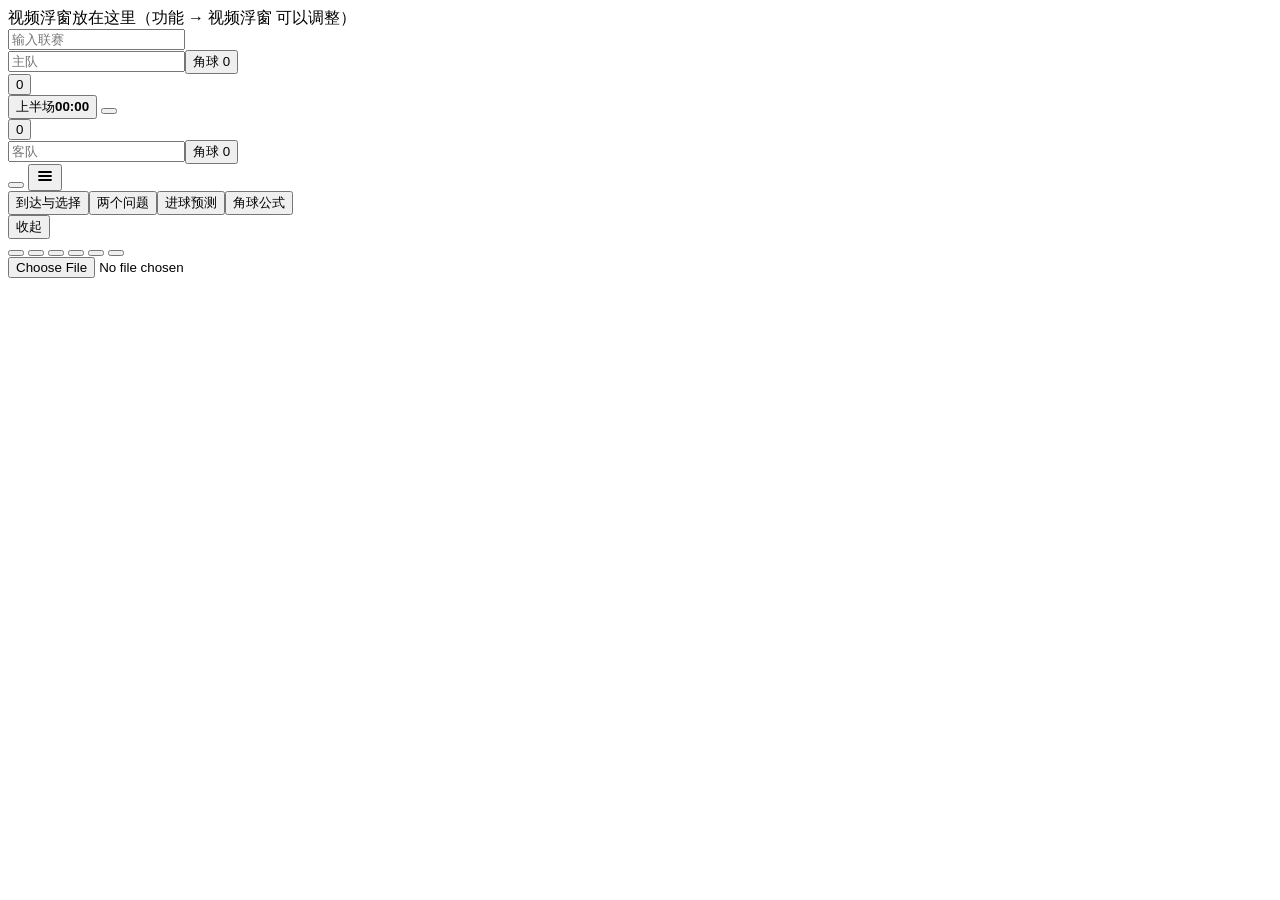
<file: dev/src/index.tpl.html>
<!doctype html>
<html lang="zh-Hans">
<head>
<meta charset="utf-8">
<meta name="viewport" content="width=device-width, initial-scale=1, viewport-fit=cover, user-scalable=no">
<meta name="apple-mobile-web-app-capable" content="yes">
<meta name="mobile-web-app-capable" content="yes">
<meta name="apple-mobile-web-app-status-bar-style" content="default">
<meta name="apple-mobile-web-app-title" content="角球到达">
<meta name="theme-color" content="#2F6C4B">
<link rel="manifest" href="./manifest.webmanifest">
<link rel="apple-touch-icon" href="./icon-180.png">
<link rel="icon" type="image/png" sizes="192x192" href="./icon-192.png">
<title>角球到达与选择</title>
<style>
/*__CSS__*/
</style>
</head>
<body>
<div class="app">
  <div class="pipband" id="pipBand" aria-hidden="true">视频浮窗放在这里（功能 → 视频浮窗 可以调整）</div>
  <header class="bar">
    <div class="meta">
      <input id="fLg" placeholder="输入联赛" maxlength="24" autocomplete="off" aria-label="联赛">
      <span class="sub" id="mDate"></span>
    </div>
    <div class="score">
      <div class="tn h"><input id="fH" placeholder="主队" maxlength="20" autocomplete="off" aria-label="主队名称"><button class="cks" id="ckH" data-a="fix">角球 0</button></div>
      <button class="gl h" id="glH" data-a="fix" aria-label="主队进球，点一下补录或校正">0</button>
      <div class="clk idle" id="clk">
        <button class="clkbtn" id="clkBtn" data-a="clock" aria-label="比赛时间"><span id="perL">上半场</span><b id="clkT">00:00</b></button>
        <button class="run" id="runBtn" aria-label="开始计时"></button>
      </div>
      <button class="gl a" id="glA" data-a="fix" aria-label="客队进球，点一下补录或校正">0</button>
      <div class="tn a"><input id="fA" placeholder="客队" maxlength="20" autocomplete="off" aria-label="客队名称"><button class="cks" id="ckA" data-a="fix">角球 0</button></div>
    </div>
    <div class="tools">
      <button class="netpill" id="netPill" data-a="netpill" hidden></button>
      <button class="tbtn nbtn" id="numBtn" data-a="hidenum"></button>
      <button class="tbtn ic" data-a="menu" aria-label="功能"><svg width="18" height="18" viewBox="0 0 18 18" aria-hidden="true"><path d="M3 5h12M3 9h12M3 13h12" stroke="currentColor" stroke-width="1.8" stroke-linecap="round"/></svg></button>
    </div>
  </header>
  <nav class="modebar" aria-label="切换程序"><div class="mseg" id="mseg"><button data-a="mode" data-v="rec" aria-pressed="true" aria-label="到达与选择">到达<span class="mx">与选择</span></button><button data-a="mode" data-v="q" aria-pressed="false" aria-label="两个问题"><span class="mx">两个</span>问题</button><button data-a="mode" data-v="g" aria-pressed="false" aria-label="进球预测">进球<span class="mx">预测</span></button><button data-a="mode" data-v="f" aria-pressed="false" aria-label="角球公式"><span class="mx">角球</span>公式</button></div><button class="mbn none" id="mBan" data-a="mdl" hidden></button></nav>
  <section class="tips" id="tips" hidden aria-label="心得"></section>
  <section class="fres" id="fres" hidden aria-label="角球公式的结果"></section>
  <section class="sugg" id="sugg" hidden aria-live="polite"></section>
  <main class="main">
    <section class="pad" data-i="0" aria-label="主队进攻"></section>
    <section class="mid" id="mid" aria-label="统计">
      <div class="mid-top"><span class="grip"></span><button class="mid-x" data-a="midclose">收起</button></div>
      <div id="stats"></div>
    </section>
    <section class="pad" data-i="1" aria-label="客队进攻"></section>
  </main>
</div>
<div class="strip" id="strip">
  <div class="recent" id="recent"></div>
  <button class="qb" data-a="undo" id="qbUndo"></button>
  <button class="qb" data-a="qsync" id="qbSync"></button>
  <button class="qb only-pad" data-a="list" id="qbList"></button>
  <button class="qb only-phone" data-a="stats" id="qbStats"></button>
  <button class="qb" data-a="arch" id="qbArch"></button>
  <button class="qb" data-a="menu" id="qbMenu"></button>
</div>
<div class="scrim" id="scrim" hidden></div>
<div class="sheet" id="sheet" hidden><div class="card" id="card" role="dialog" aria-modal="true"></div></div>
<div class="toast" id="toast" role="status" aria-live="polite" hidden><span id="toastMsg"></span><button id="toastBtn" hidden>撤销</button></div>
<input type="file" id="fileIn" class="vh" accept=".json,application/json,text/plain" tabindex="-1" aria-hidden="true">
<script>
(function(){
'use strict';
//__JS__
})();
</script>
</body>
</html>
</file>
